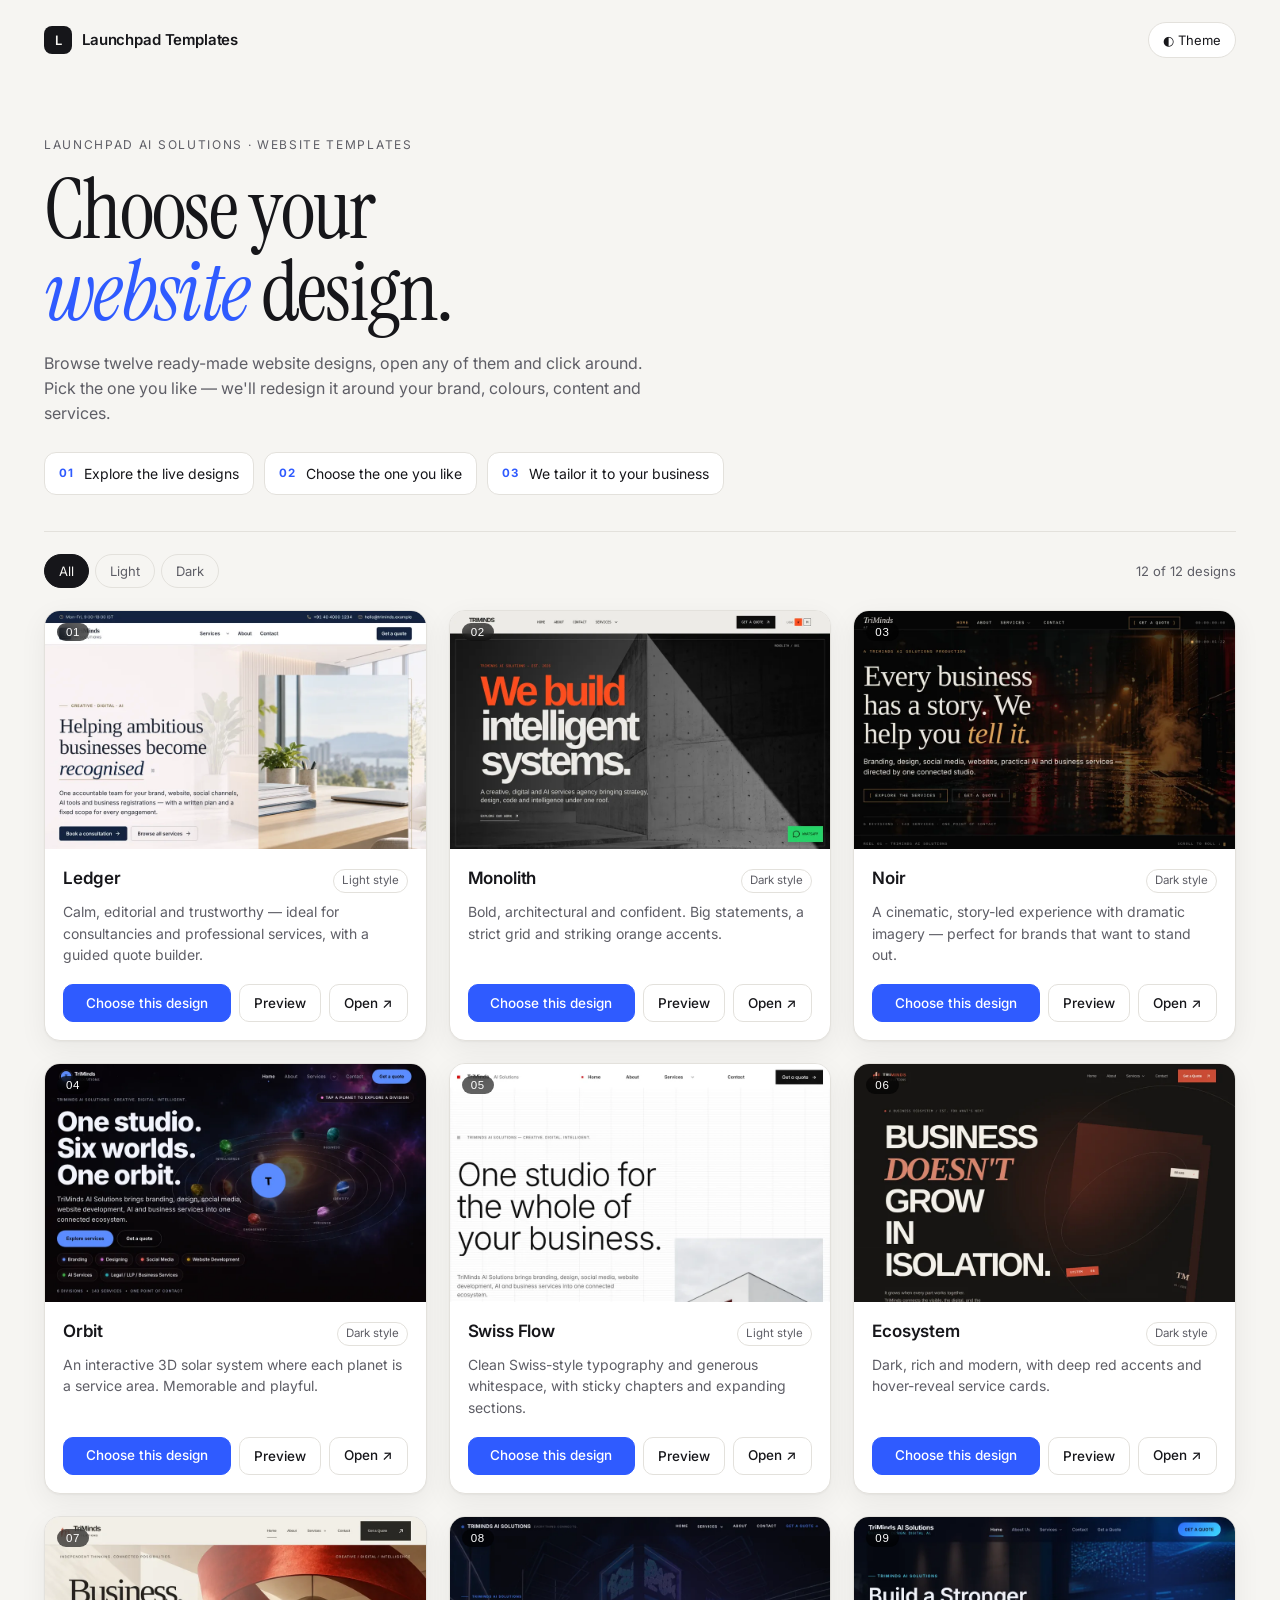
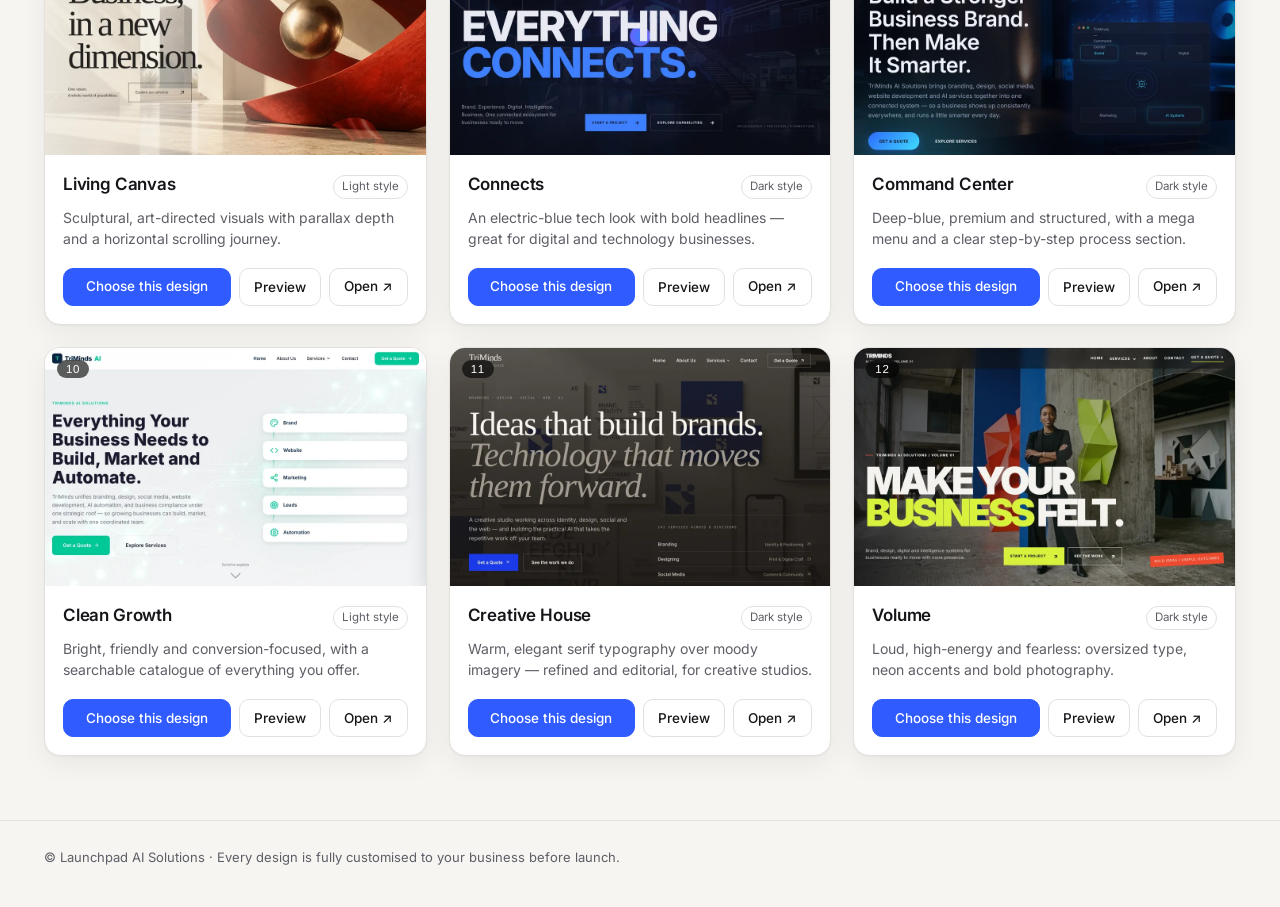
<file: index.html>
<!doctype html>
<html lang="en">
<head>
<meta charset="utf-8" />
<meta name="viewport" content="width=device-width, initial-scale=1" />
<title>Launchpad Template Gallery</title>
<meta name="description" content="Pick a website design you love — Launchpad AI Solutions will tailor it to your brand, content and services." />
<link rel="preconnect" href="https://fonts.googleapis.com" />
<link rel="preconnect" href="https://fonts.gstatic.com" crossorigin />
<link href="https://fonts.googleapis.com/css2?family=Inter:wght@400;500;600&family=Instrument+Serif:ital@0;1&display=swap" rel="stylesheet" />
<style>
:root{
  --bg:#f6f5f2; --surface:#ffffff; --ink:#16161a; --muted:#5e5e66; --line:#e3e1dc;
  --accent:#2f5bff; --accent-ink:#ffffff; --chip:#efede8; --shadow:0 1px 2px rgba(0,0,0,.04),0 8px 28px rgba(0,0,0,.06);
}
@media (prefers-color-scheme: dark){:root:not([data-theme="light"]){
  --bg:#0e0e11; --surface:#17171c; --ink:#f1f0ec; --muted:#a2a1a8; --line:#2a2a31;
  --accent:#7d97ff; --accent-ink:#0e0e11; --chip:#202027; --shadow:0 1px 2px rgba(0,0,0,.3),0 10px 30px rgba(0,0,0,.35);
}}
:root[data-theme="dark"]{
  --bg:#0e0e11; --surface:#17171c; --ink:#f1f0ec; --muted:#a2a1a8; --line:#2a2a31;
  --accent:#7d97ff; --accent-ink:#0e0e11; --chip:#202027; --shadow:0 1px 2px rgba(0,0,0,.3),0 10px 30px rgba(0,0,0,.35);
}
*{box-sizing:border-box}
html,body{margin:0}
body{background:var(--bg);color:var(--ink);font:15px/1.55 Inter,system-ui,-apple-system,Segoe UI,Roboto,sans-serif;-webkit-font-smoothing:antialiased}
a{color:inherit}
.wrap{max-width:1240px;margin:0 auto;padding:0 24px}
header.top{display:flex;align-items:center;justify-content:space-between;gap:16px;padding:22px 0}
.brand{display:flex;align-items:center;gap:10px;font-weight:600;letter-spacing:-.01em;text-decoration:none}
.brand i{width:28px;height:28px;border-radius:8px;background:var(--ink);color:var(--bg);display:grid;place-items:center;font-style:normal;font-size:13px}
.theme-btn{border:1px solid var(--line);background:var(--surface);color:var(--ink);border-radius:999px;height:36px;padding:0 14px;cursor:pointer;font:inherit;font-size:13px}
.hero{padding:56px 0 36px;border-bottom:1px solid var(--line)}
.eyebrow{font-size:12px;letter-spacing:.14em;text-transform:uppercase;color:var(--muted)}
h1{font-family:"Instrument Serif",Georgia,serif;font-weight:400;font-size:clamp(40px,7vw,84px);line-height:.98;letter-spacing:-.02em;margin:14px 0 18px;max-width:14ch}
h1 em{color:var(--accent)}
.lede{color:var(--muted);max-width:60ch;font-size:16px;margin:0}
.meta{display:flex;flex-wrap:wrap;gap:8px;margin-top:22px}
.chip{background:var(--chip);border-radius:999px;padding:5px 11px;font-size:12.5px;color:var(--muted)}
.steps{list-style:none;display:flex;flex-wrap:wrap;gap:10px;margin:26px 0 0;padding:0}
.steps li{display:flex;align-items:center;gap:10px;background:var(--surface);border:1px solid var(--line);border-radius:12px;padding:10px 14px;font-size:14px}
.steps b{font-size:11.5px;color:var(--accent);letter-spacing:.08em}
.toolbar{display:flex;flex-wrap:wrap;gap:8px;align-items:center;justify-content:space-between;padding:22px 0}
.filters{display:flex;flex-wrap:wrap;gap:6px}
.filters button{border:1px solid var(--line);background:transparent;color:var(--muted);border-radius:999px;height:34px;padding:0 14px;cursor:pointer;font:inherit;font-size:13px}
.filters button[aria-pressed="true"]{background:var(--ink);color:var(--bg);border-color:var(--ink)}
.count{font-size:13px;color:var(--muted)}
.grid{display:grid;grid-template-columns:repeat(auto-fill,minmax(340px,1fr));gap:22px;padding-bottom:64px}
.card{background:var(--surface);border:1px solid var(--line);border-radius:16px;overflow:hidden;box-shadow:var(--shadow);display:flex;flex-direction:column;transition:transform .25s ease,box-shadow .25s ease}
.card:hover{transform:translateY(-3px)}
.shot{position:relative;aspect-ratio:16/10;overflow:hidden;background:var(--chip);cursor:zoom-in;border:0;padding:0;display:block;width:100%}
.shot img{width:100%;height:100%;object-fit:cover;object-position:top;display:block;transition:transform .6s ease}
.card:hover .shot img{transform:scale(1.03)}
.num{position:absolute;top:12px;left:12px;background:rgba(0,0,0,.62);color:#fff;font-size:11.5px;letter-spacing:.06em;border-radius:999px;padding:3px 9px;backdrop-filter:blur(6px)}
.body{padding:16px 18px 18px;display:flex;flex-direction:column;gap:8px;flex:1}
.row{display:flex;align-items:baseline;justify-content:space-between;gap:10px}
.card h2{margin:0;font-size:17px;font-weight:600;letter-spacing:-.01em}
.tag{font-size:11.5px;color:var(--muted);border:1px solid var(--line);border-radius:999px;padding:2px 8px;white-space:nowrap}
.card p{margin:0;color:var(--muted);font-size:14px}
.actions{display:flex;flex-wrap:wrap;gap:8px;margin-top:auto;padding-top:10px}
.btn{display:inline-flex;align-items:center;justify-content:center;gap:6px;height:38px;padding:0 14px;border-radius:10px;font-size:13.5px;font-weight:500;text-decoration:none;border:1px solid var(--line);background:transparent;color:var(--ink);cursor:pointer;font-family:inherit;white-space:nowrap}
.btn.primary{background:var(--accent);color:var(--accent-ink);border-color:var(--accent);flex:1}
.btn:focus-visible,.filters button:focus-visible,.shot:focus-visible,.theme-btn:focus-visible{outline:2px solid var(--accent);outline-offset:2px}
footer{border-top:1px solid var(--line);padding:26px 0 40px;color:var(--muted);font-size:13px}
/* preview modal */
dialog{border:0;padding:0;width:min(1400px,96vw);height:min(900px,92vh);border-radius:16px;background:var(--surface);color:var(--ink);box-shadow:0 30px 80px rgba(0,0,0,.4);overflow:hidden}
dialog::backdrop{background:rgba(10,10,14,.6);backdrop-filter:blur(3px)}
.dlg{display:flex;flex-direction:column;height:100%}
.dlg-bar{display:flex;align-items:center;gap:10px;padding:10px 12px;border-bottom:1px solid var(--line);flex-wrap:wrap}
.dlg-bar strong{font-size:14px;margin-right:auto}
.devices{display:flex;gap:4px;background:var(--chip);border-radius:10px;padding:3px}
.devices button{border:0;background:transparent;color:var(--muted);border-radius:8px;height:30px;padding:0 10px;font:inherit;font-size:12.5px;cursor:pointer}
.devices button[aria-pressed="true"]{background:var(--surface);color:var(--ink);box-shadow:0 1px 2px rgba(0,0,0,.08)}
.stage{flex:1;display:grid;place-items:center;background:var(--bg);overflow:auto;padding:12px}
.stage iframe{border:0;width:100%;height:100%;background:#fff;border-radius:10px;transition:width .3s ease}
@media (max-width:640px){
  .wrap{padding:0 16px}
  .grid{grid-template-columns:1fr}
  .hero{padding:36px 0 28px}
  dialog{width:100vw;height:100vh;max-width:100vw;max-height:100vh;border-radius:0}
  .devices{display:none}
}
</style>
</head>
<body>
<div class="wrap">
  <header class="top">
    <a class="brand" href="./"><i>L</i>Launchpad Templates</a>
    <button class="theme-btn" id="themeBtn" type="button" aria-label="Toggle dark mode">◐ Theme</button>
  </header>

  <section class="hero">
    <div class="eyebrow">Launchpad AI Solutions · Website templates</div>
    <h1>Choose your <em>website</em> design.</h1>
    <p class="lede">Browse twelve ready-made website designs, open any of them and click around. Pick the one you like — we'll redesign it around your brand, colours, content and services.</p>
    <ol class="steps"><li><b>01</b><span>Explore the live designs</span></li><li><b>02</b><span>Choose the one you like</span></li><li><b>03</b><span>We tailor it to your business</span></li></ol>
  </section>

  <div class="toolbar">
    <div class="filters" role="group" aria-label="Filter by style">
      <button type="button" data-f="all" aria-pressed="true">All</button>
      <button type="button" data-f="light" aria-pressed="false">Light</button>
      <button type="button" data-f="dark" aria-pressed="false">Dark</button>
    </div>
    <span class="count" id="count" aria-live="polite"></span>
  </div>

  <main class="grid" id="grid"></main>
</div>

<footer><div class="wrap">© Launchpad AI Solutions · Every design is fully customised to your business before launch.</div></footer>

<dialog id="dlg" aria-labelledby="dlgTitle">
  <div class="dlg">
    <div class="dlg-bar">
      <strong id="dlgTitle">Preview</strong>
      <div class="devices" role="group" aria-label="Preview size">
        <button type="button" data-w="100%" aria-pressed="true">Desktop</button>
        <button type="button" data-w="820px" aria-pressed="false">Tablet</button>
        <button type="button" data-w="390px" aria-pressed="false">Mobile</button>
      </div>
      <a class="btn primary" id="dlgChoose" href="#" target="_blank" rel="noopener" style="flex:0 0 auto">Choose this design</a>
      <a class="btn" id="dlgOpen" href="#" target="_blank" rel="noopener">Open ↗</a>
      <button class="btn" id="dlgClose" type="button" aria-label="Close preview">✕</button>
    </div>
    <div class="stage"><iframe id="frame" title="Template preview" loading="lazy"></iframe></div>
  </div>
</dialog>

<script>
const T = [
  { id:"ledger", name:"Ledger", tone:"light", desc:"Calm, editorial and trustworthy — ideal for consultancies and professional services, with a guided quote builder." },
  { id:"monolith", name:"Monolith", tone:"dark", desc:"Bold, architectural and confident. Big statements, a strict grid and striking orange accents." },
  { id:"noir", name:"Noir", tone:"dark", desc:"A cinematic, story-led experience with dramatic imagery — perfect for brands that want to stand out." },
  { id:"orbit", name:"Orbit", tone:"dark", desc:"An interactive 3D solar system where each planet is a service area. Memorable and playful." },
  { id:"swiss-flow", name:"Swiss Flow", tone:"light", desc:"Clean Swiss-style typography and generous whitespace, with sticky chapters and expanding sections." },
  { id:"triminds-hoverfix", name:"Ecosystem", tone:"dark", desc:"Dark, rich and modern, with deep red accents and hover-reveal service cards." },
  { id:"triminds-living-canvas", name:"Living Canvas", tone:"light", desc:"Sculptural, art-directed visuals with parallax depth and a horizontal scrolling journey." },
  { id:"triminds-orbit-wp", name:"Connects", tone:"dark", desc:"An electric-blue tech look with bold headlines — great for digital and technology businesses." },
  { id:"triminds-template-us3", name:"Command Center", tone:"dark", desc:"Deep-blue, premium and structured, with a mega menu and a clear step-by-step process section." },
  { id:"triminds-us1", name:"Clean Growth", tone:"light", desc:"Bright, friendly and conversion-focused, with a searchable catalogue of everything you offer." },
  { id:"triminds-us2", name:"Creative House", tone:"dark", desc:"Warm, elegant serif typography over moody imagery — refined and editorial, for creative studios." },
  { id:"triminds-volume", name:"Volume", tone:"dark", desc:"Loud, high-energy and fearless: oversized type, neon accents and bold photography." },
];
const live = id => `https://anuragdc18.github.io/${id}/`;
const WA = "919247998581";
const choose = t => `https://wa.me/${WA}?text=${encodeURIComponent(`Hi Launchpad AI Solutions, I like the "${t.name}" website design (template ${String(T.indexOf(t)+1).padStart(2,"0")}). Please redesign it for my business.\n\n${live(t.id)}`)}`;
const grid = document.getElementById("grid"), count = document.getElementById("count");
function render(f){
  const list = T.filter(t => f==="all" || t.tone===f);
  grid.innerHTML = list.map((t) => `
    <article class="card">
      <button class="shot" type="button" data-prev="${t.id}" aria-label="Preview ${t.name}">
        <img src="thumbs/${t.id}.webp" alt="${t.name} template home page" loading="lazy" width="960" height="600">
        <span class="num">${String(T.indexOf(t)+1).padStart(2,"0")}</span>
      </button>
      <div class="body">
        <div class="row"><h2>${t.name}</h2><span class="tag">${t.tone==="dark"?"Dark":"Light"} style</span></div>
        <p>${t.desc}</p>
        <div class="actions">
          <a class="btn primary" href="${choose(t)}" target="_blank" rel="noopener">Choose this design</a>
          <button class="btn" type="button" data-prev="${t.id}">Preview</button>
          <a class="btn" href="${live(t.id)}" target="_blank" rel="noopener" aria-label="Open ${t.name} in a new tab">Open ↗</a>
        </div>
      </div>
    </article>`).join("");
  count.textContent = `${list.length} of ${T.length} designs`;
}
render("all");
document.querySelectorAll(".filters button").forEach(b => b.addEventListener("click", () => {
  document.querySelectorAll(".filters button").forEach(x => x.setAttribute("aria-pressed", x===b));
  render(b.dataset.f);
}));
const dlg = document.getElementById("dlg"), frame = document.getElementById("frame");
grid.addEventListener("click", e => {
  const b = e.target.closest("[data-prev]"); if (!b) return;
  const t = T.find(x => x.id === b.dataset.prev);
  document.getElementById("dlgTitle").textContent = t.name;
  document.getElementById("dlgOpen").href = live(t.id);
  document.getElementById("dlgChoose").href = choose(t);
  frame.src = live(t.id);
  dlg.showModal();
});
const close = () => { dlg.close(); frame.src = "about:blank"; };
document.getElementById("dlgClose").addEventListener("click", close);
dlg.addEventListener("click", e => { if (e.target === dlg) close(); });
dlg.addEventListener("cancel", () => { frame.src = "about:blank"; });
document.querySelectorAll(".devices button").forEach(b => b.addEventListener("click", () => {
  document.querySelectorAll(".devices button").forEach(x => x.setAttribute("aria-pressed", x===b));
  frame.style.width = b.dataset.w;
}));
const root = document.documentElement, btn = document.getElementById("themeBtn");
try { const s = localStorage.getItem("tm-theme"); if (s) root.dataset.theme = s; } catch {}
btn.addEventListener("click", () => {
  const dark = root.dataset.theme ? root.dataset.theme === "dark" : matchMedia("(prefers-color-scheme: dark)").matches;
  root.dataset.theme = dark ? "light" : "dark";
  try { localStorage.setItem("tm-theme", root.dataset.theme); } catch {}
});
</script>
</body>
</html>
</file>
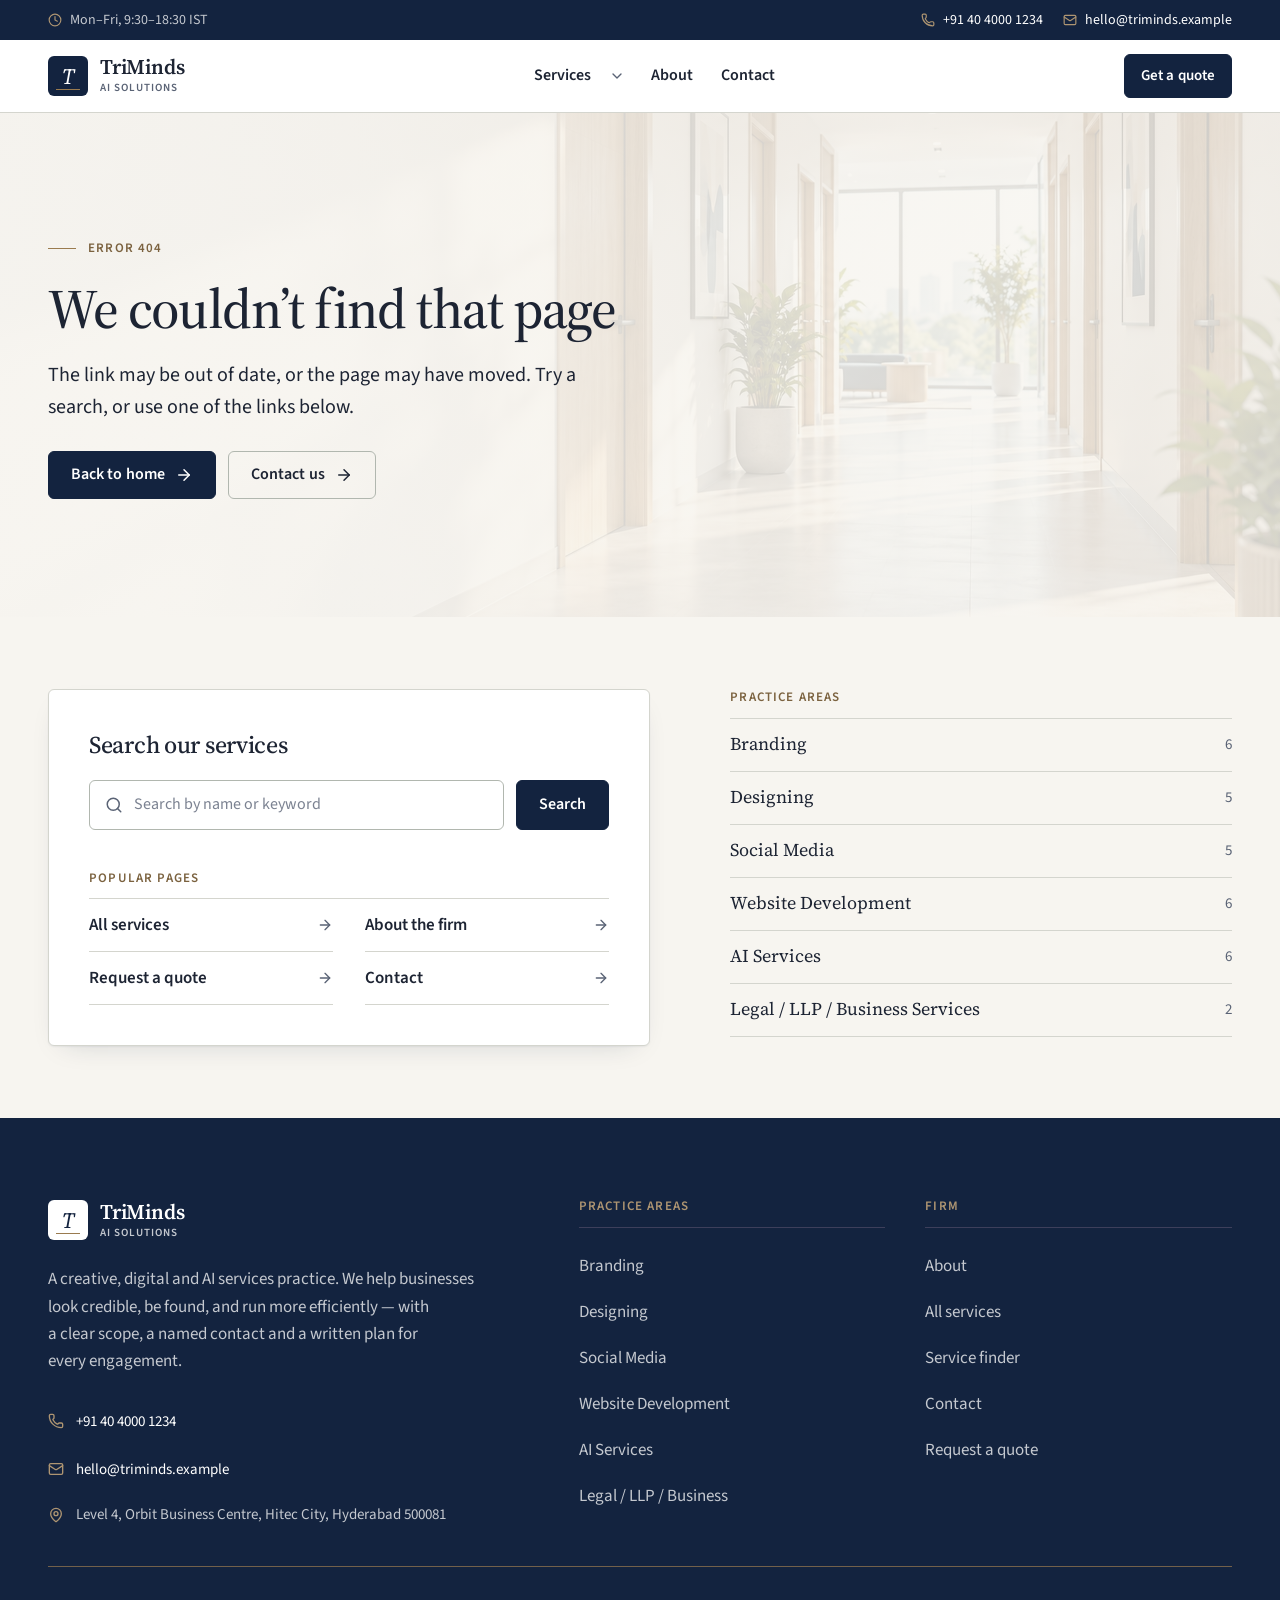
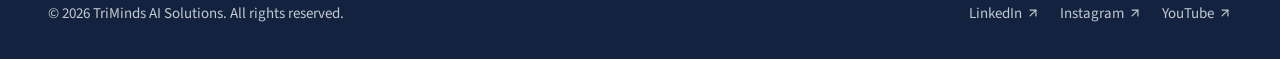
<file: ledger/index.html>
<!doctype html>
<html lang="en">
  <head>
    <script>(function(){var m=location.search.match(/[?&]__p=([^&]*)/);if(!m)return;var r=decodeURIComponent(m[1]);history.replaceState(null,"",location.pathname.replace(/\/$/,"")+r);})();</script>
    <meta charset="UTF-8" />
    <meta name="viewport" content="width=device-width, initial-scale=1" />
    <meta name="theme-color" content="#13233f" />
    <title>TriMinds AI Solutions</title>
    <meta name="description" content="Creative, digital and AI services, delivered with calm, accountable process." />
    <link rel="icon" href="data:image/svg+xml,%3Csvg xmlns='http://www.w3.org/2000/svg' viewBox='0 0 32 32'%3E%3Crect width='32' height='32' rx='6' fill='%2313233f'/%3E%3Ctext x='16' y='22' font-family='Georgia,serif' font-size='17' text-anchor='middle' fill='%23fff'%3ET%3C/text%3E%3C/svg%3E" />
    <link rel="preconnect" href="https://fonts.googleapis.com" />
    <link rel="preconnect" href="https://fonts.gstatic.com" crossorigin />
    <link rel="stylesheet" href="https://fonts.googleapis.com/css2?family=Source+Sans+3:ital,wght@0,400;0,500;0,600;0,700;1,400&family=Source+Serif+4:ital,opsz,wght@0,8..60,400;0,8..60,500;0,8..60,600;1,8..60,400&display=swap" />
    <script type="module" crossorigin src="/ledger/assets/index-DbPUsd_7.js"></script>
    <link rel="modulepreload" crossorigin href="/ledger/assets/motion-BOmasido.js">
    <link rel="modulepreload" crossorigin href="/ledger/assets/react-COJGFnNA.js">
    <link rel="stylesheet" crossorigin href="/ledger/assets/index-BkA9g7NY.css">
  </head>
  <body>
    <noscript>This site needs JavaScript enabled.</noscript>
    <div id="root"></div>
  </body>
</html>
</file>
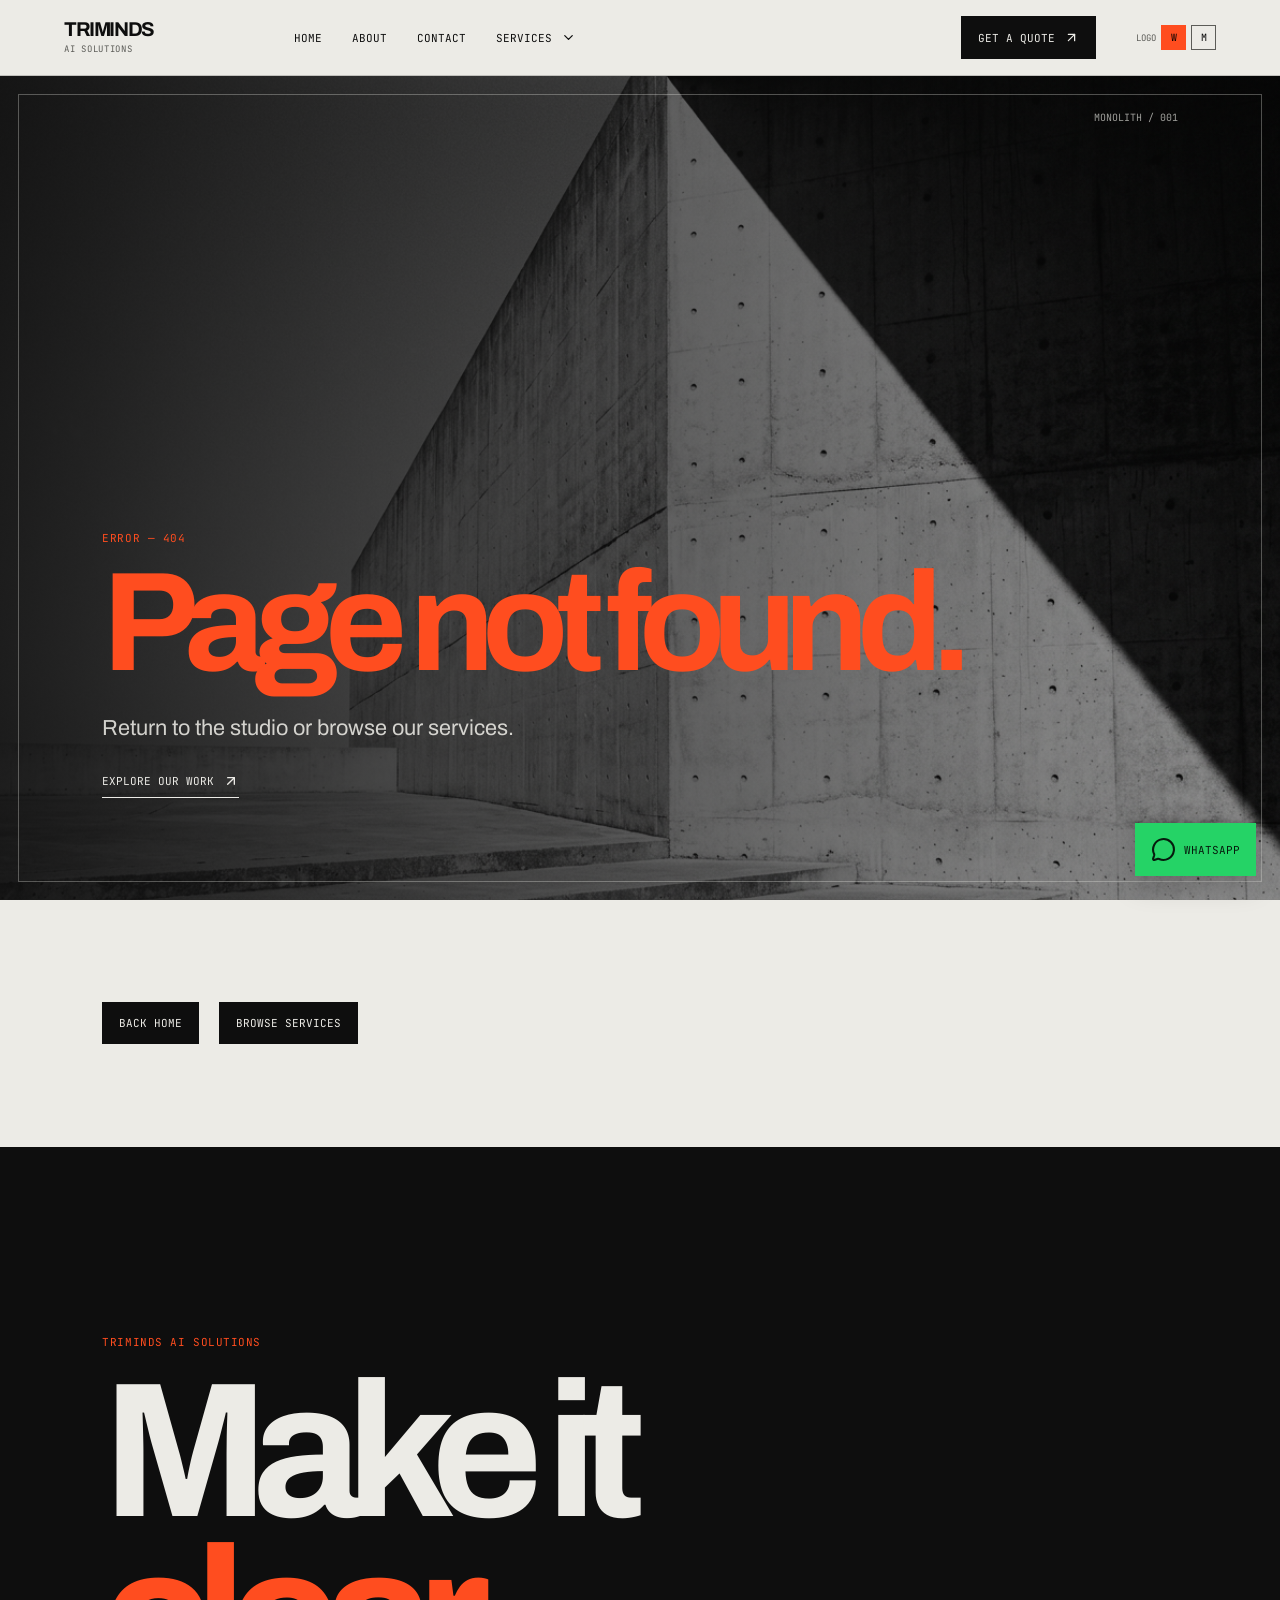
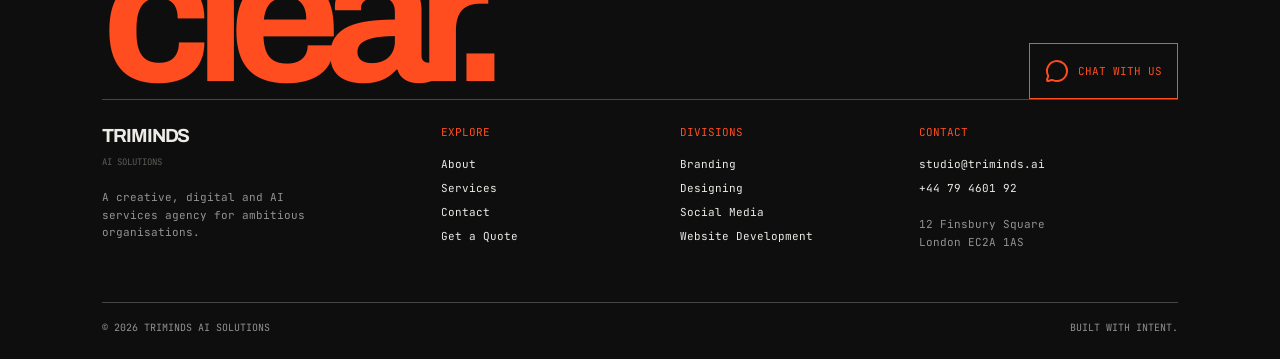
<file: monolith/index.html>
<!doctype html><html lang="en"><head>
    <script>(function(){var m=location.search.match(/[?&]__p=([^&]*)/);if(!m)return;var r=decodeURIComponent(m[1]);history.replaceState(null,"",location.pathname.replace(/\/$/,"")+r);})();</script><meta charset="UTF-8"/><meta name="viewport" content="width=device-width,initial-scale=1"/><link rel="preconnect" href="https://fonts.googleapis.com"/><link rel="preconnect" href="https://fonts.gstatic.com" crossorigin/><link href="https://fonts.googleapis.com/css2?family=Archivo:wght@400;500;600;700;800;900&family=JetBrains+Mono:wght@400;500;700&display=swap" rel="stylesheet"/><title>TriMinds AI Solutions</title><meta name="description" content="TriMinds AI Solutions — branding, design, social media, websites, AI services and business setup."/>
  <script type="module" crossorigin src="/monolith/assets/index-DeR2na9M.js"></script>
  <link rel="stylesheet" crossorigin href="/monolith/assets/index-B8altWFv.css">
</head><body><div id="root"></div></body></html>
</file>
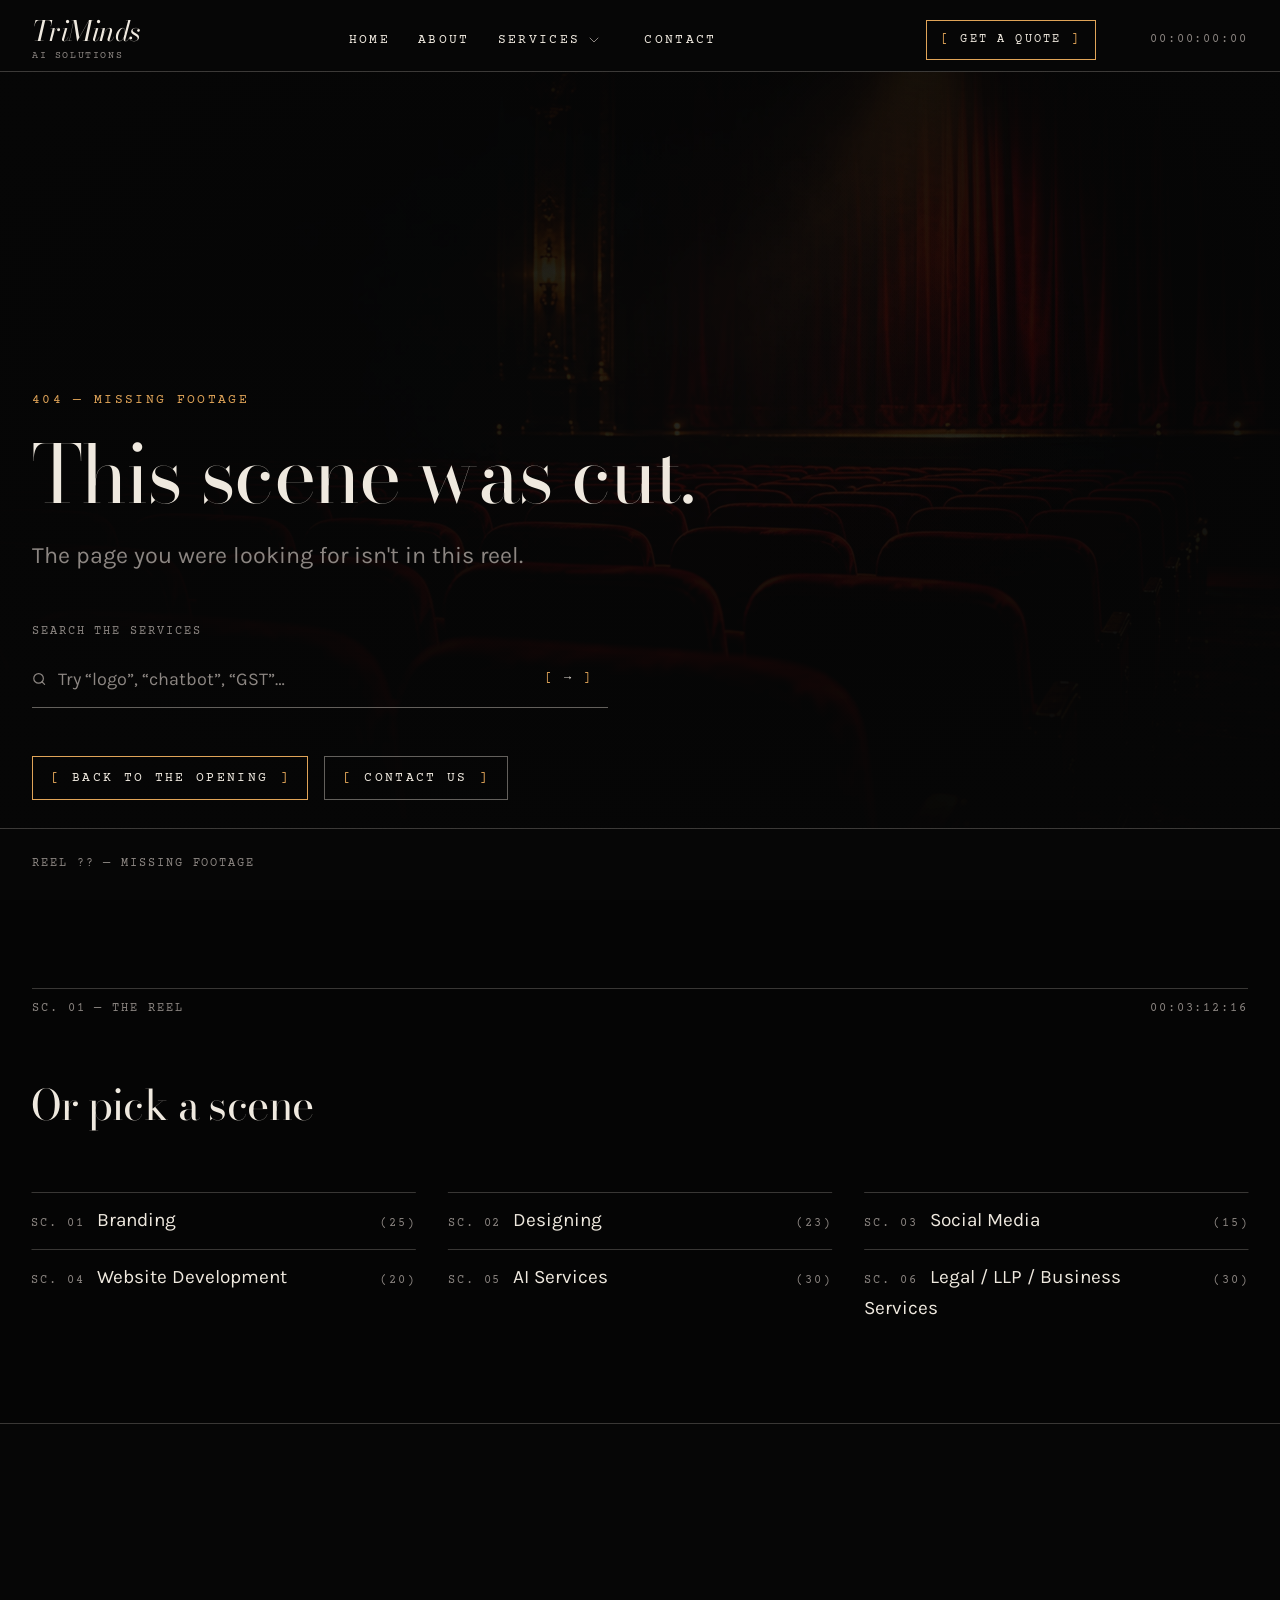
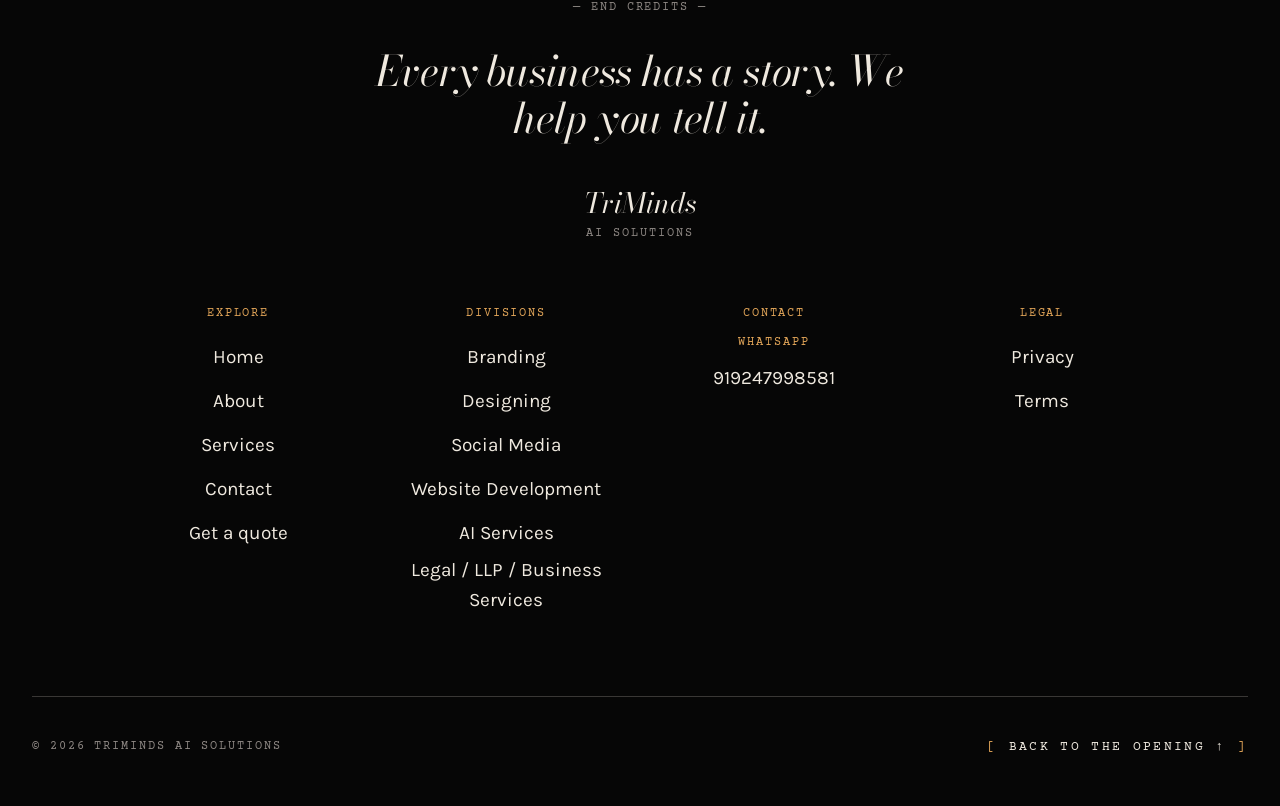
<file: noir/index.html>
<!doctype html>
<html lang="en">
  <head>
    <script>(function(){var m=location.search.match(/[?&]__p=([^&]*)/);if(!m)return;var r=decodeURIComponent(m[1]);history.replaceState(null,"",location.pathname.replace(/\/$/,"")+r);})();</script>
    <meta charset="UTF-8" />
    <meta name="viewport" content="width=device-width, initial-scale=1.0, viewport-fit=cover" />
    <meta name="theme-color" content="#050505" />
    <link rel="icon" href="data:image/svg+xml,%3Csvg xmlns='http://www.w3.org/2000/svg' viewBox='0 0 32 32'%3E%3Crect width='32' height='32' fill='%23050505'/%3E%3Crect x='4' y='9' width='24' height='14' fill='none' stroke='%23e0a458' stroke-width='2'/%3E%3C/svg%3E" />
    <link rel="preconnect" href="https://fonts.googleapis.com" />
    <link rel="preconnect" href="https://fonts.gstatic.com" crossorigin />
    <link
      href="https://fonts.googleapis.com/css2?family=Bodoni+Moda:ital,opsz,wght@0,6..96,400;0,6..96,500;1,6..96,400;1,6..96,500&family=Karla:wght@400;500;600&family=Courier+Prime:ital,wght@0,400;0,700;1,400&display=swap"
      rel="stylesheet"
    />
    <title>NOIR</title>
    <script type="module" crossorigin src="/noir/assets/index-D6nmXXFi.js"></script>
    <link rel="modulepreload" crossorigin href="/noir/assets/react-DgUePt8s.js">
    <link rel="modulepreload" crossorigin href="/noir/assets/motion-Cfh6Pgr4.js">
    <link rel="stylesheet" crossorigin href="/noir/assets/index-D7b9BFpM.css">
  </head>
  <body>
    <div id="root"></div>
  </body>
</html>
</file>
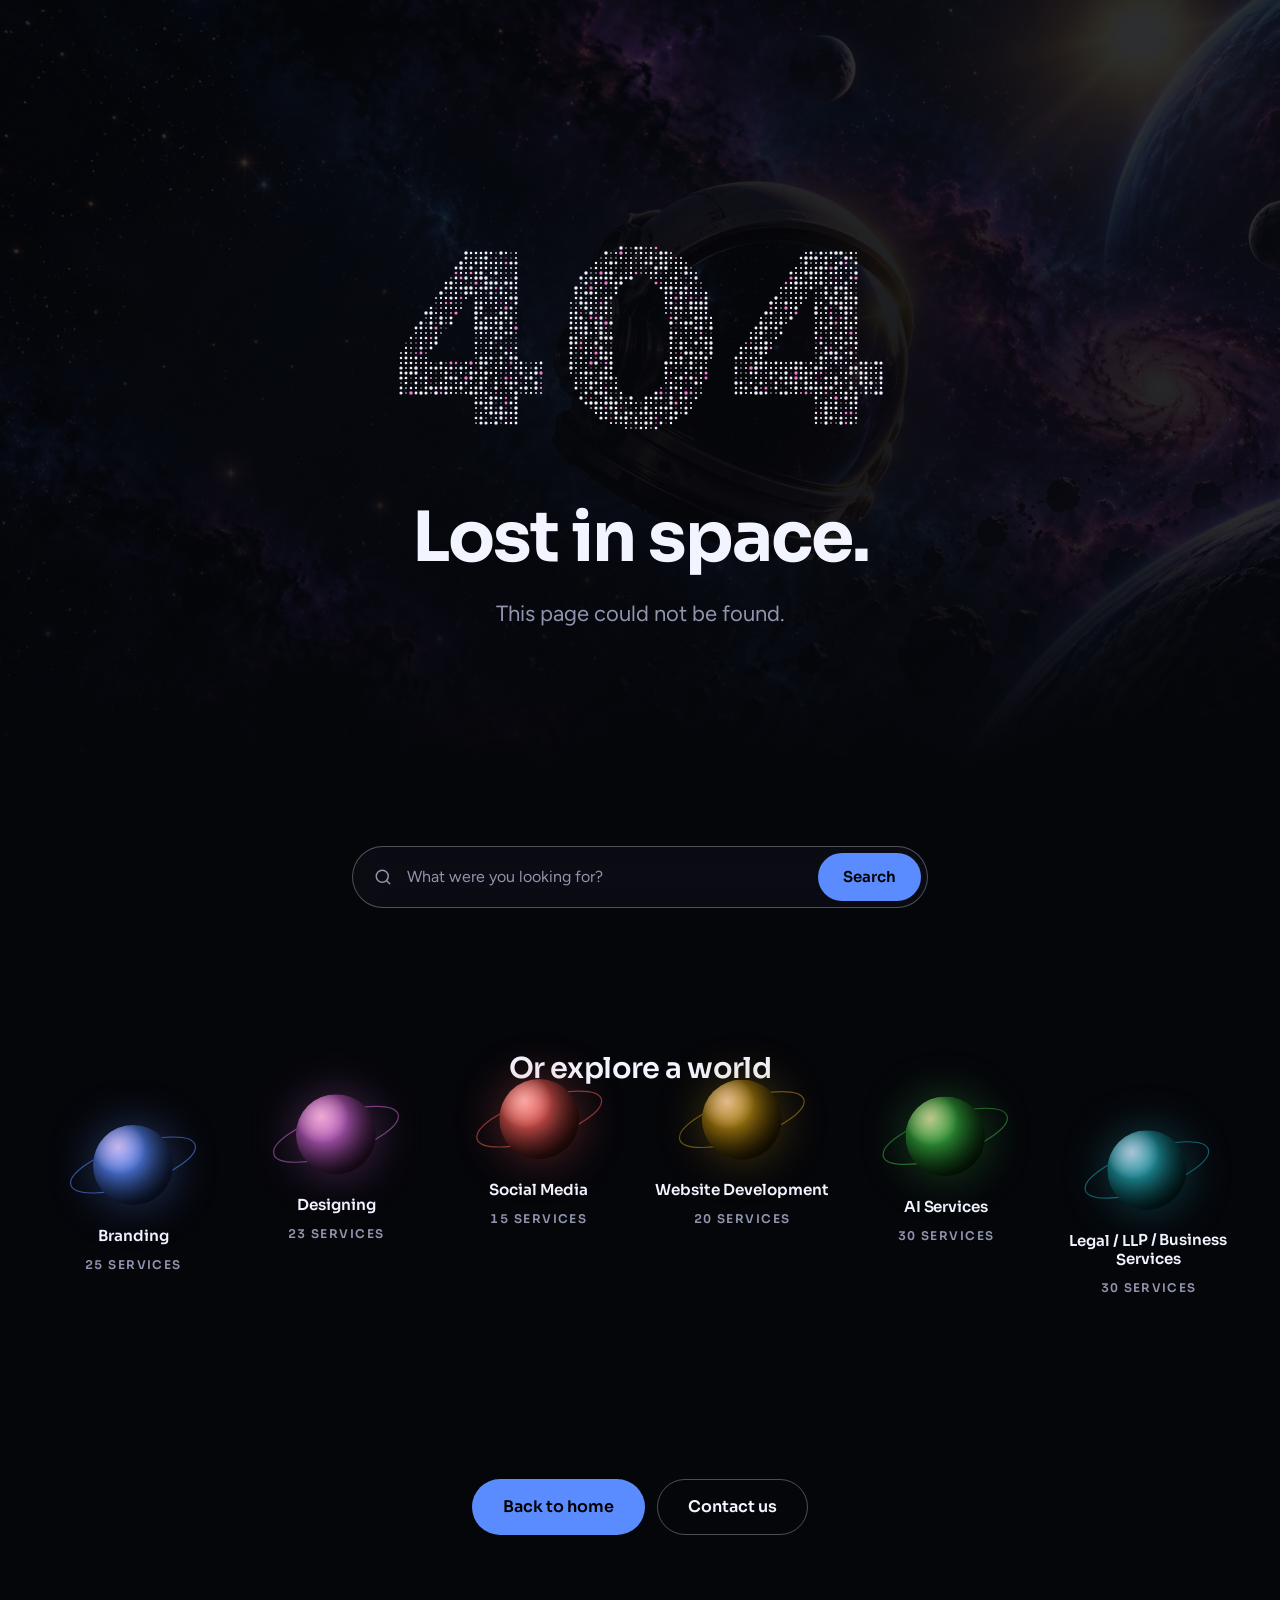
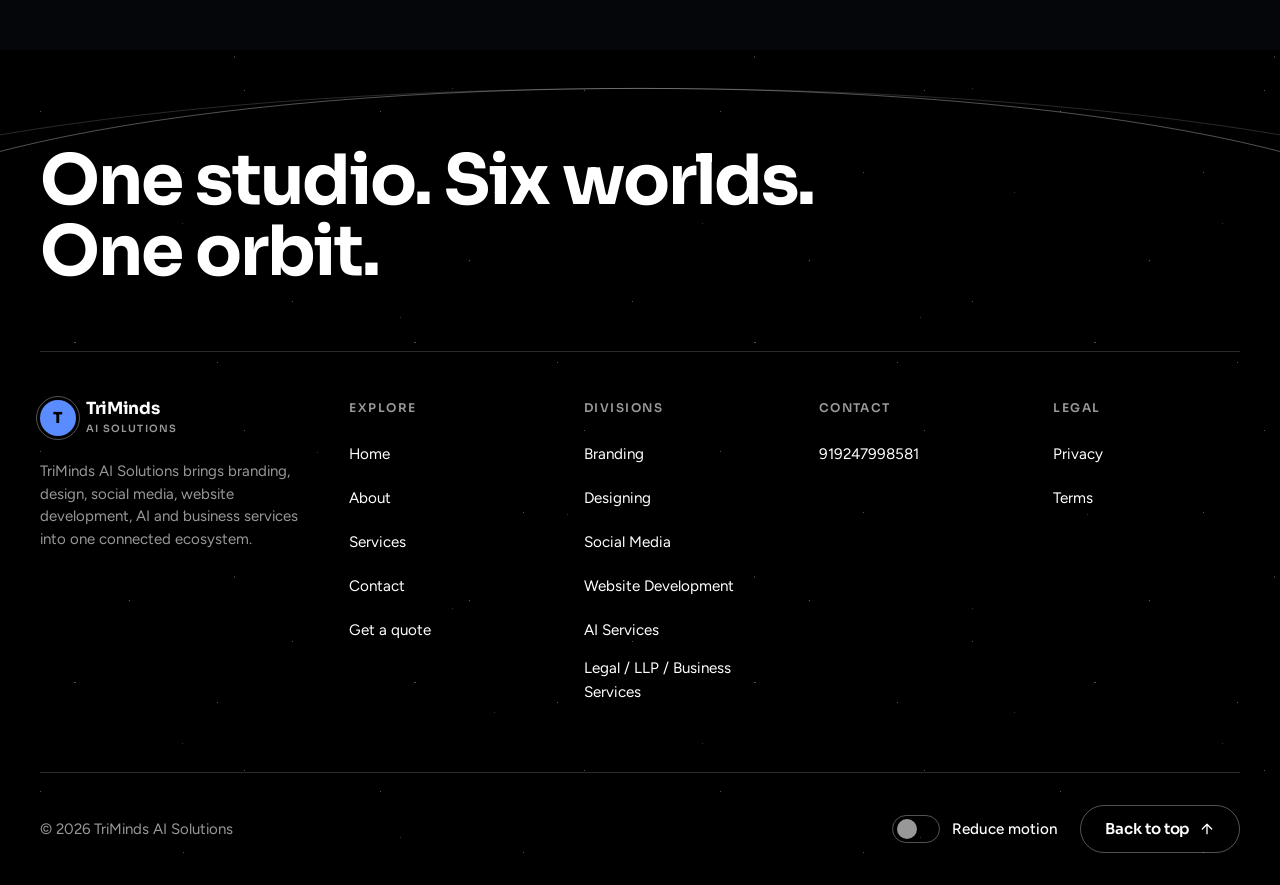
<file: orbit/index.html>
<!doctype html>
<html lang="en">
  <head>
    <script>(function(){var m=location.search.match(/[?&]__p=([^&]*)/);if(!m)return;var r=decodeURIComponent(m[1]);history.replaceState(null,"",location.pathname.replace(/\/$/,"")+r);})();</script>
    <meta charset="UTF-8" />
    <meta name="viewport" content="width=device-width, initial-scale=1.0, viewport-fit=cover" />
    <link rel="icon" type="image/svg+xml" href="/orbit/favicon.svg" />
    <title>TriMinds AI Solutions</title>
    <meta name="description" content="" />
    <meta property="og:title" content="" />
    <meta property="og:description" content="" />
    <meta property="og:image" content="" />
    <link rel="preconnect" href="https://fonts.googleapis.com" />
    <link rel="preconnect" href="https://fonts.gstatic.com" crossorigin />
    <link rel="stylesheet" href="https://fonts.googleapis.com/css2?family=Figtree:ital,wght@0,400..700;1,400&family=Sora:wght@400..800&display=swap" />
    <script type="module" crossorigin src="/orbit/assets/index-B9o6YyBN.js"></script>
    <link rel="modulepreload" crossorigin href="/orbit/assets/vendor-B1ZDvj7W.js">
    <link rel="stylesheet" crossorigin href="/orbit/assets/index-0DKEFMl-.css">
  </head>
  <body>
    <div id="root"></div>
  </body>
</html>
</file>
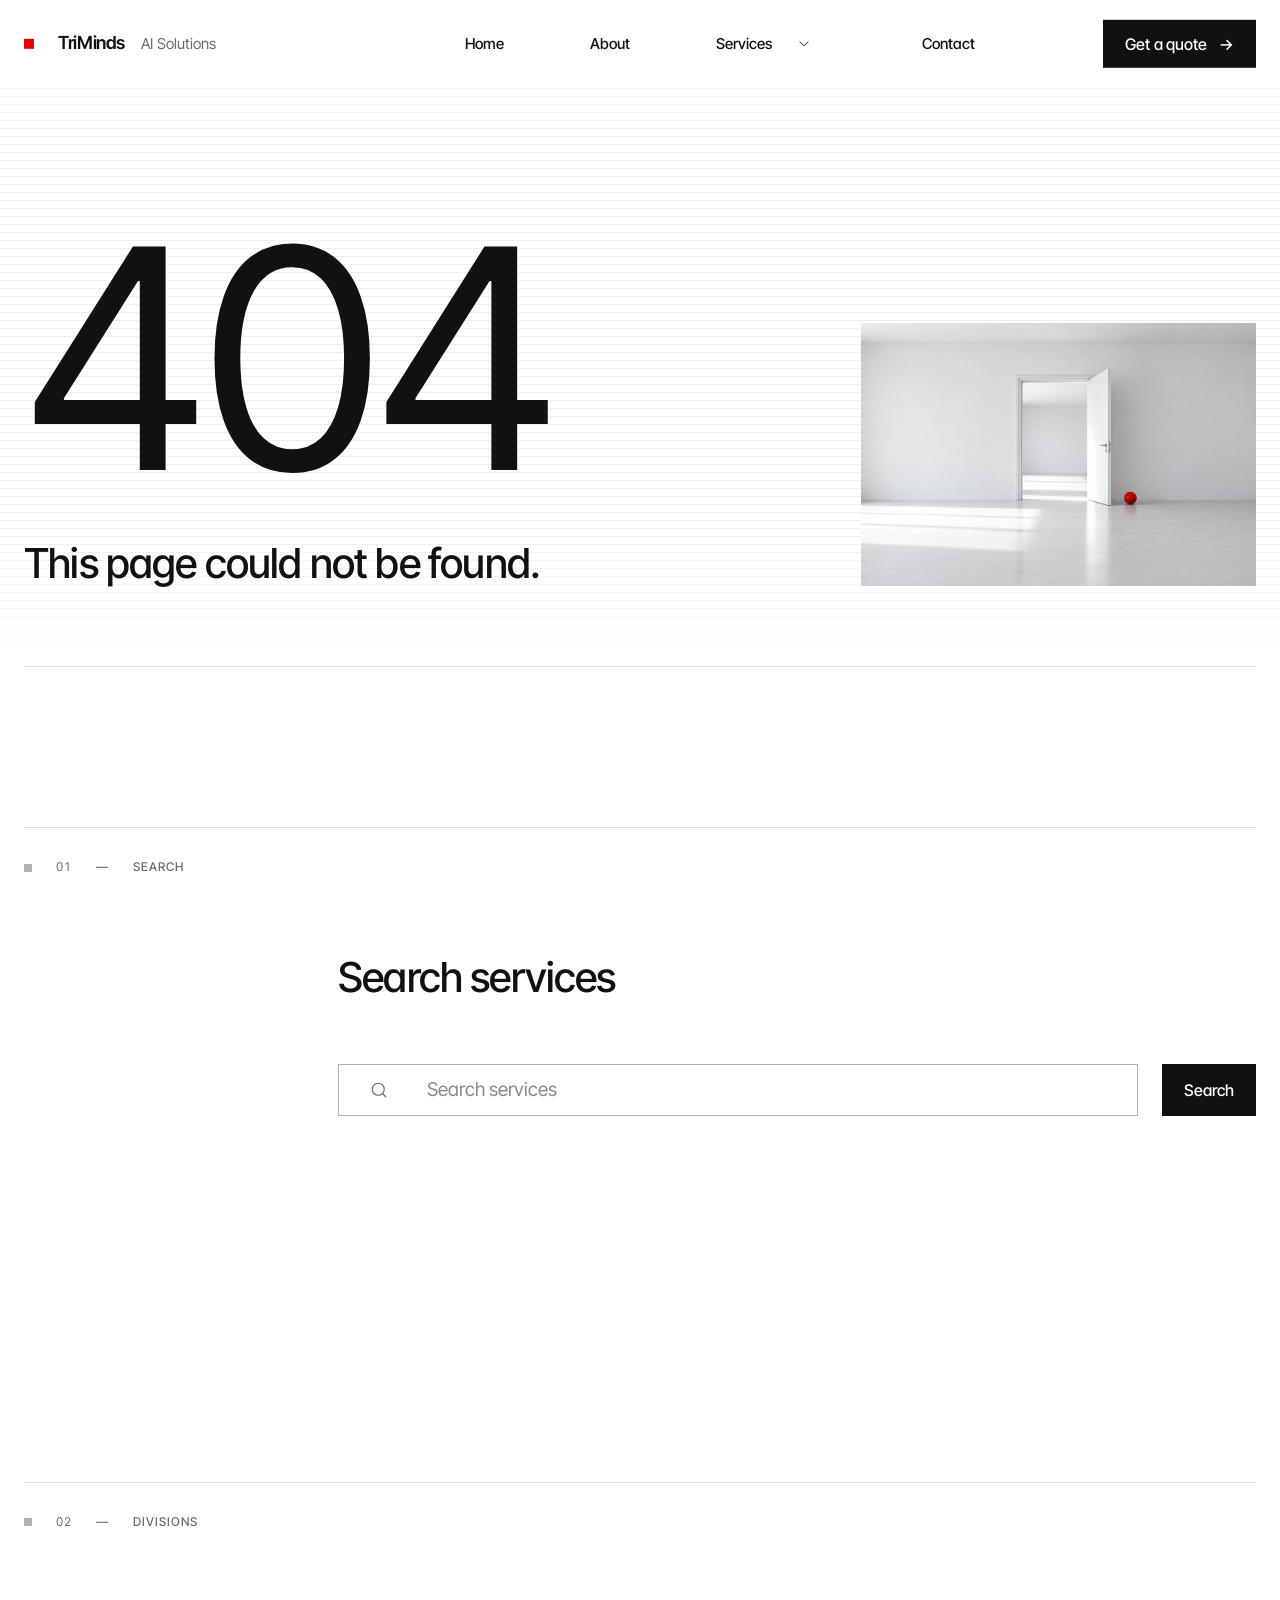
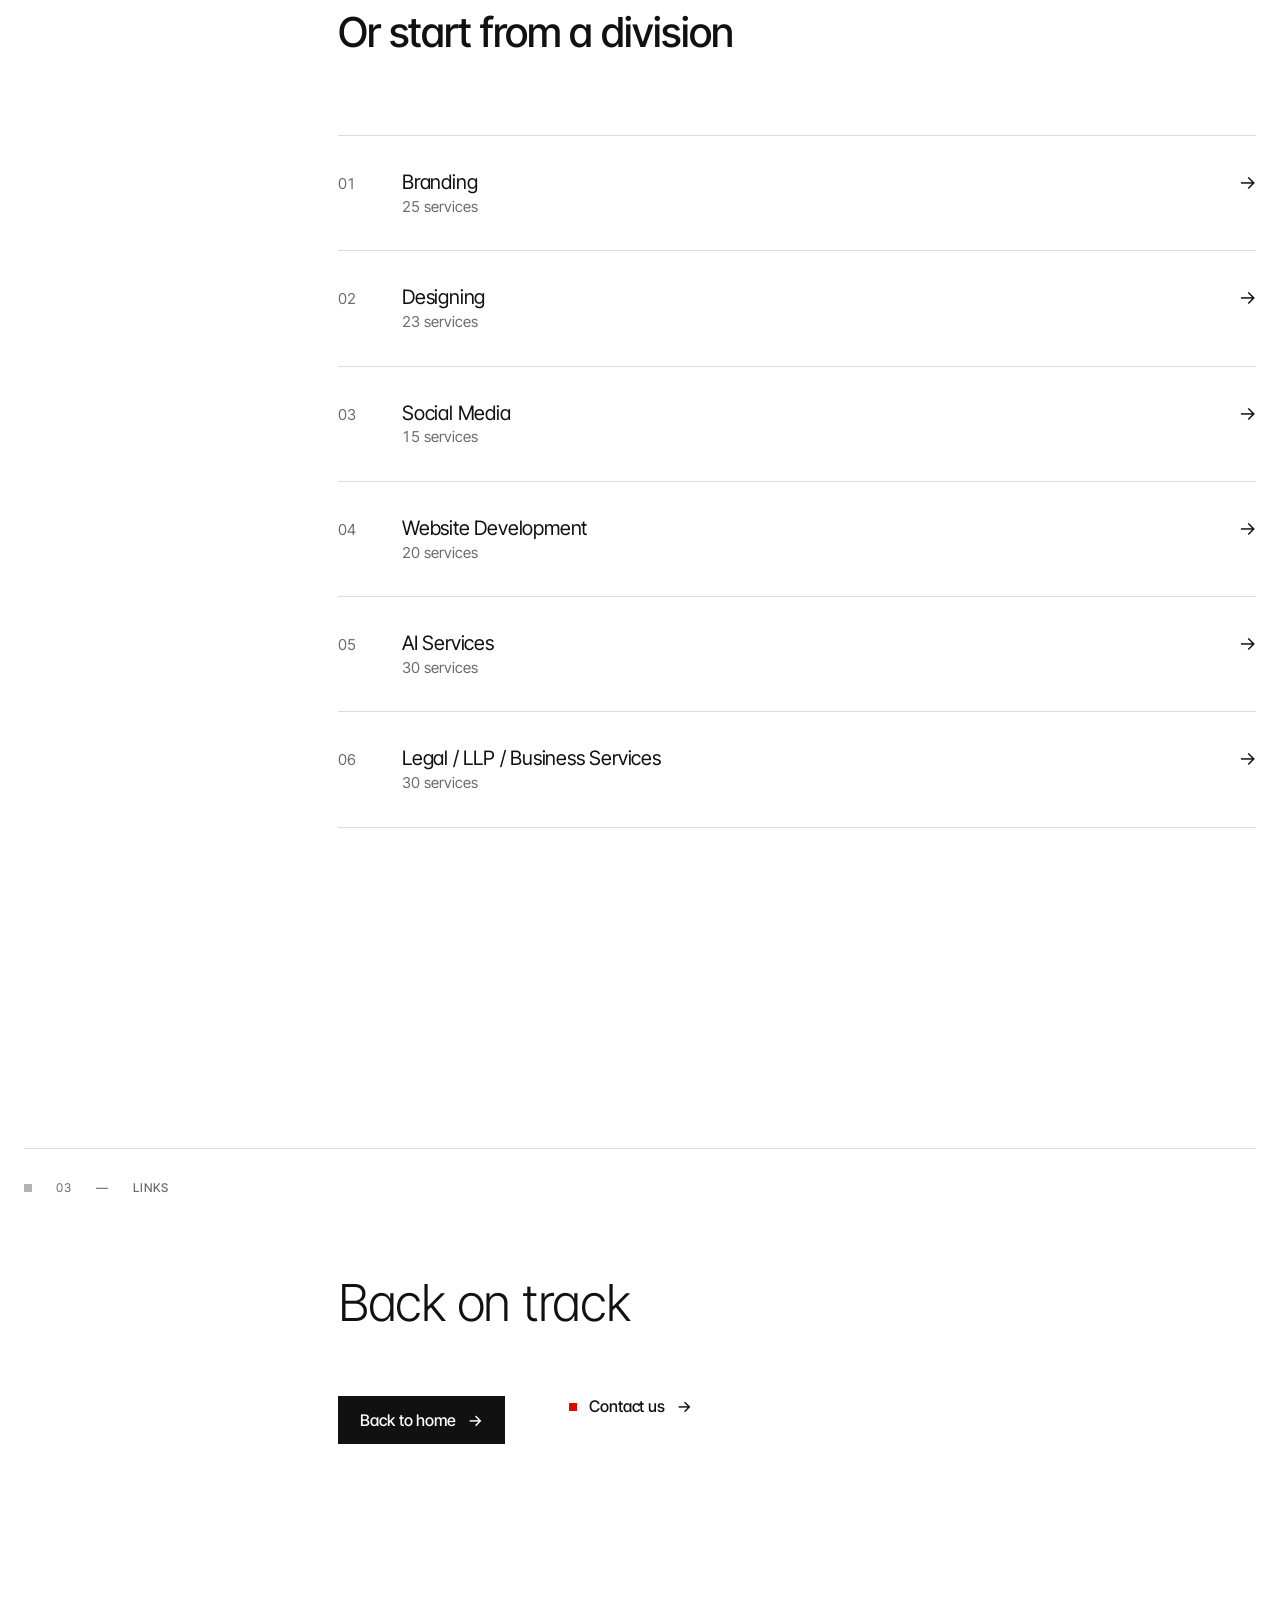
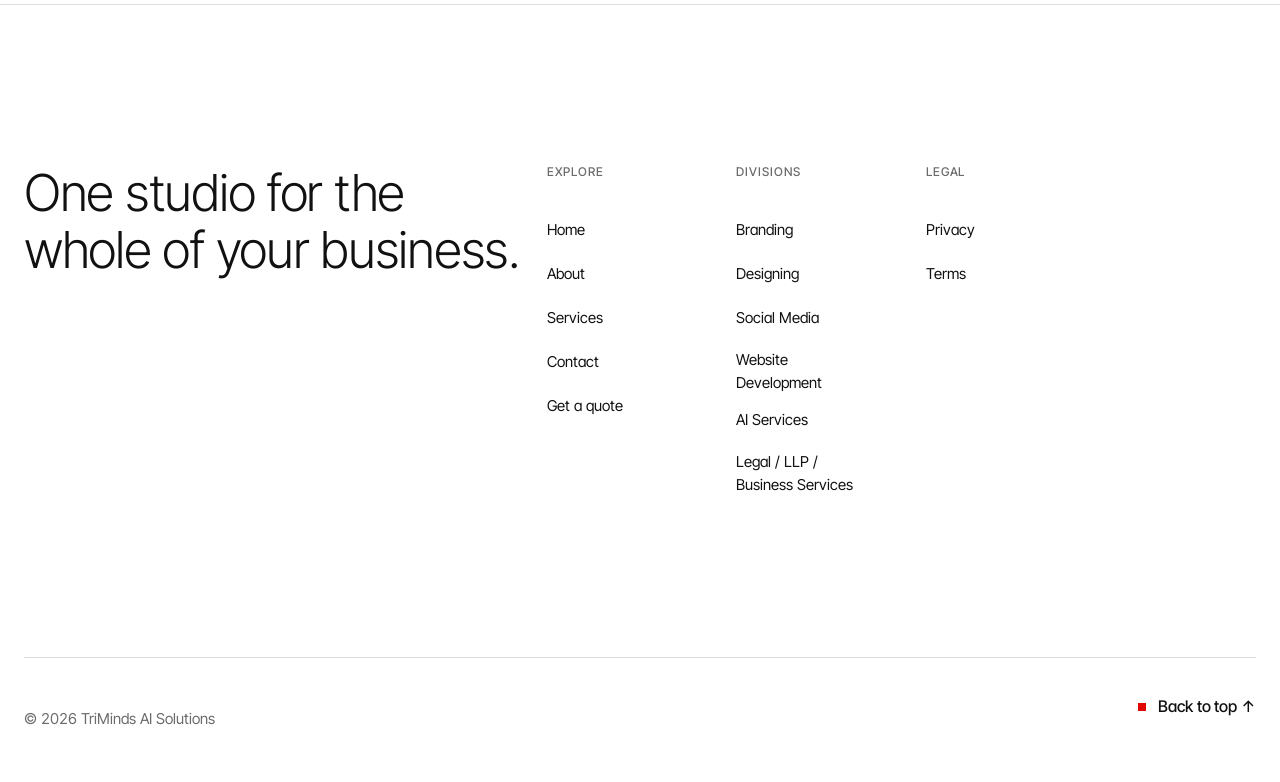
<file: swiss-flow/index.html>
<!doctype html>
<html lang="en">
  <head>
    <script>(function(){var m=location.search.match(/[?&]__p=([^&]*)/);if(!m)return;var r=decodeURIComponent(m[1]);history.replaceState(null,"",location.pathname.replace(/\/$/,"")+r);})();</script>
    <meta charset="UTF-8" />
    <meta name="viewport" content="width=device-width, initial-scale=1.0" />
    <title>Swiss Flow</title>
    <link rel="icon" href="/swiss-flow/favicon.svg" type="image/svg+xml" />
    <meta name="description" content="Swiss Flow — website template" />
    <link rel="preconnect" href="https://fonts.googleapis.com" />
    <link rel="preconnect" href="https://fonts.gstatic.com" crossorigin />
    <link href="https://fonts.googleapis.com/css2?family=Inter+Tight:wght@300;400;500;600;700;800&display=swap" rel="stylesheet" />
    <script type="module" crossorigin src="/swiss-flow/assets/index-Dj7HaXVq.js"></script>
    <link rel="modulepreload" crossorigin href="/swiss-flow/assets/vendor-ChVaA141.js">
    <link rel="modulepreload" crossorigin href="/swiss-flow/assets/motion-B0Gz8b-J.js">
    <link rel="modulepreload" crossorigin href="/swiss-flow/assets/content-Drsiy2mC.js">
    <link rel="stylesheet" crossorigin href="/swiss-flow/assets/index-Xvr7P8W3.css">
  </head>
  <body>
    <div id="root"></div>
  </body>
</html>
</file>
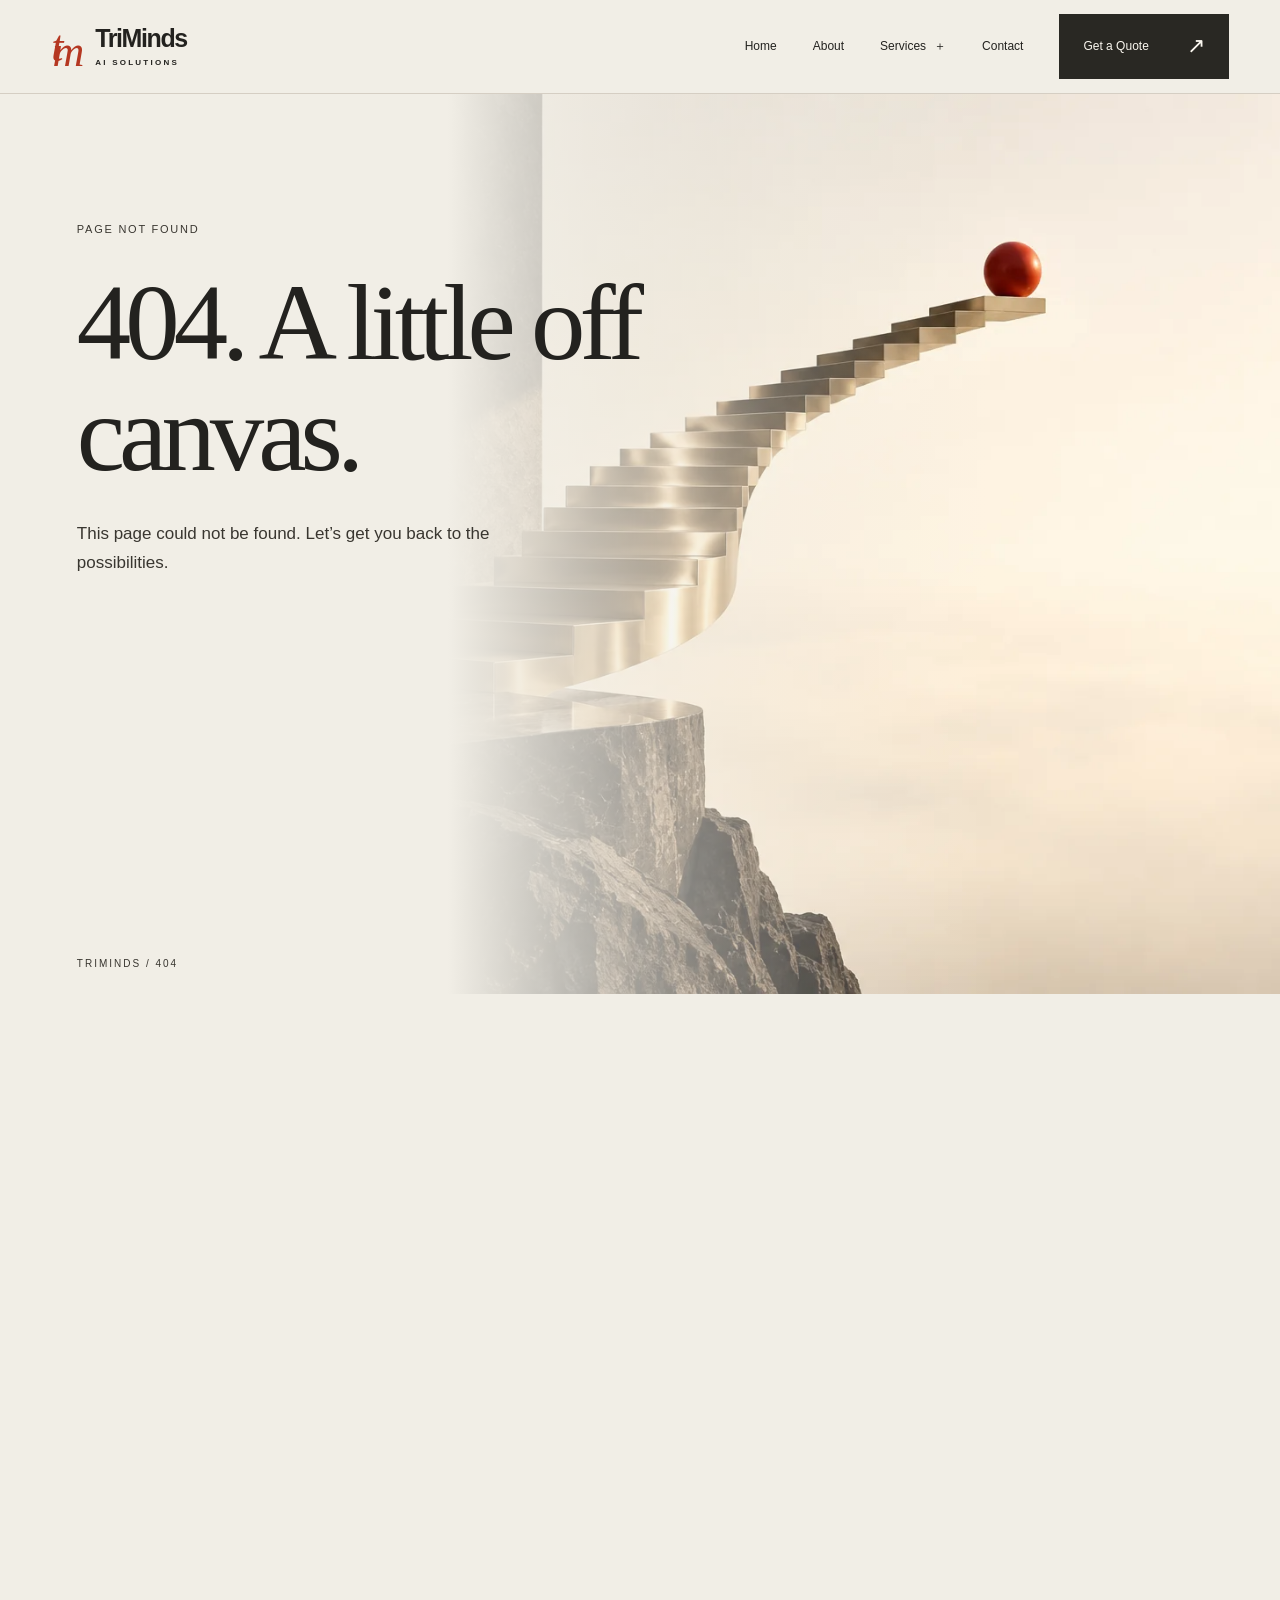
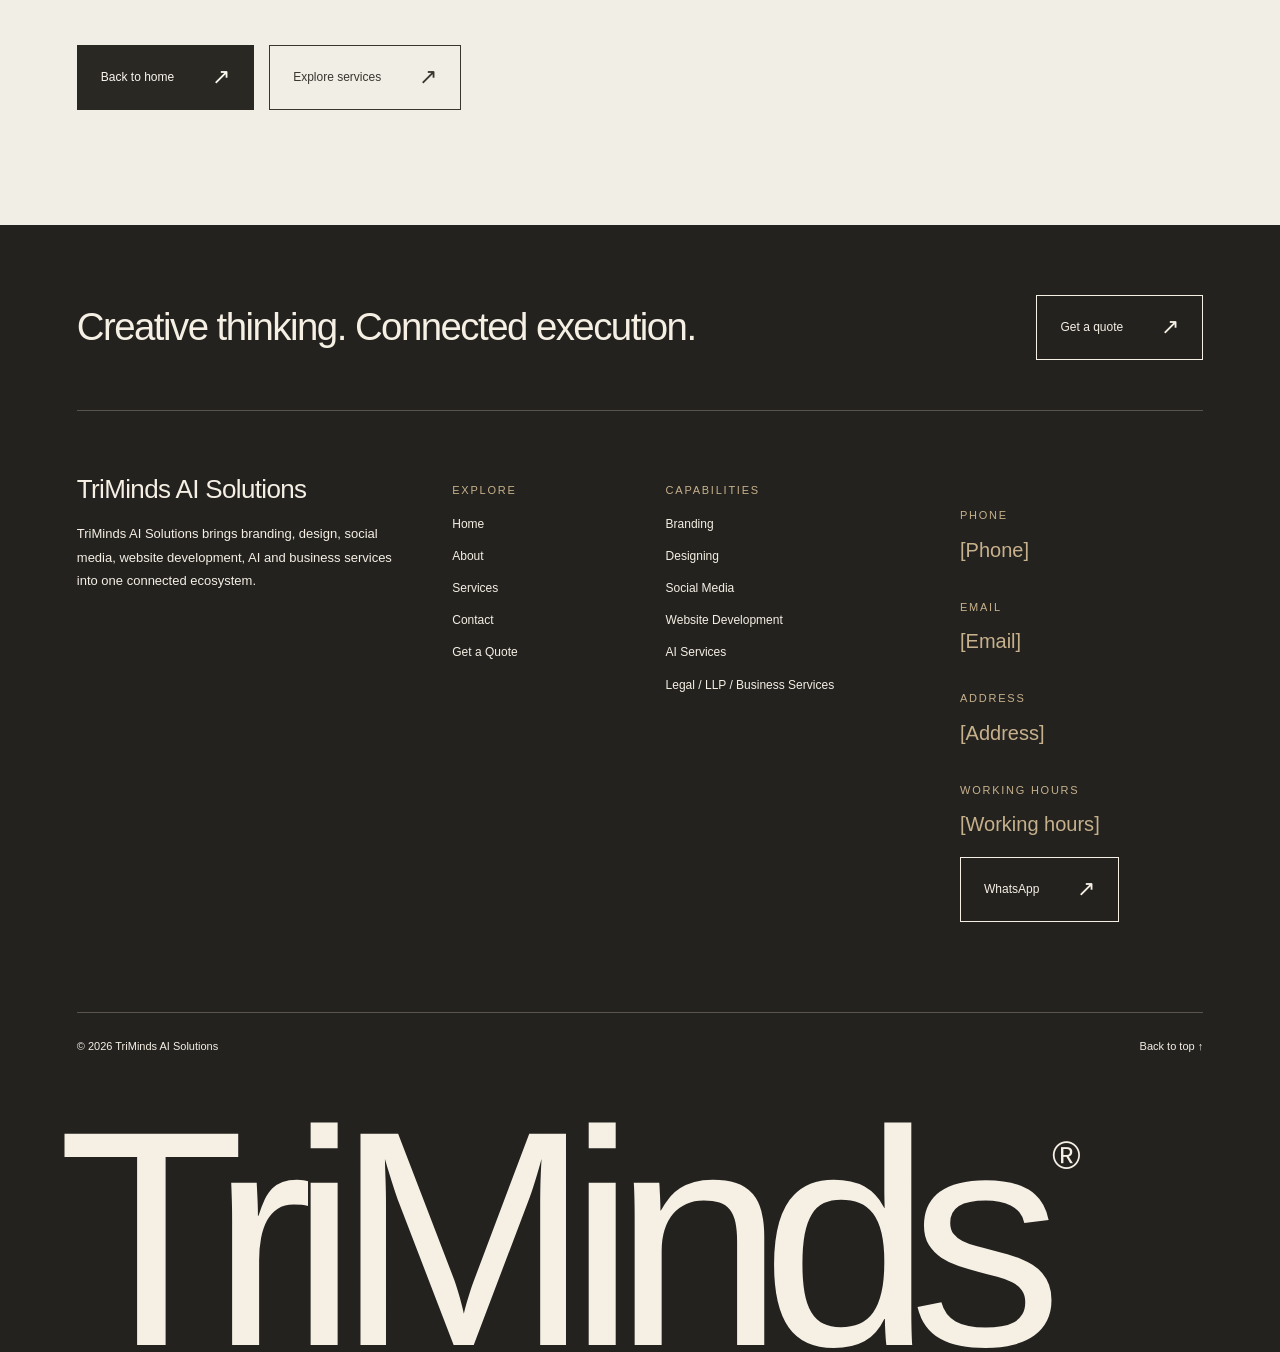
<file: triminds-living-canvas/index.html>
<!doctype html>
<html lang="en-US">
  <head>
    <script>(function(){var m=location.search.match(/[?&]__p=([^&]*)/);if(!m)return;var r=decodeURIComponent(m[1]);history.replaceState(null,"",location.pathname.replace(/\/$/,"")+r);})();</script>
    <meta charset="UTF-8" />
    <meta name="viewport" content="width=device-width, initial-scale=1" />
    <title>TriMinds AI Solutions</title>
    <meta name="description" content="TriMinds AI Solutions brings branding, design, social media, website development, AI and business services into one connected ecosystem." />
    <link rel="icon" type="image/svg+xml" href="/triminds-living-canvas/favicon.svg" />
    <script type="module" crossorigin src="/triminds-living-canvas/assets/index-Biyv1xe6.js"></script>
    <link rel="stylesheet" crossorigin href="/triminds-living-canvas/assets/index-BbauRgJu.css">
  </head>
  <body class="motion-balanced">
    <div id="root"></div>
  </body>
</html>
</file>
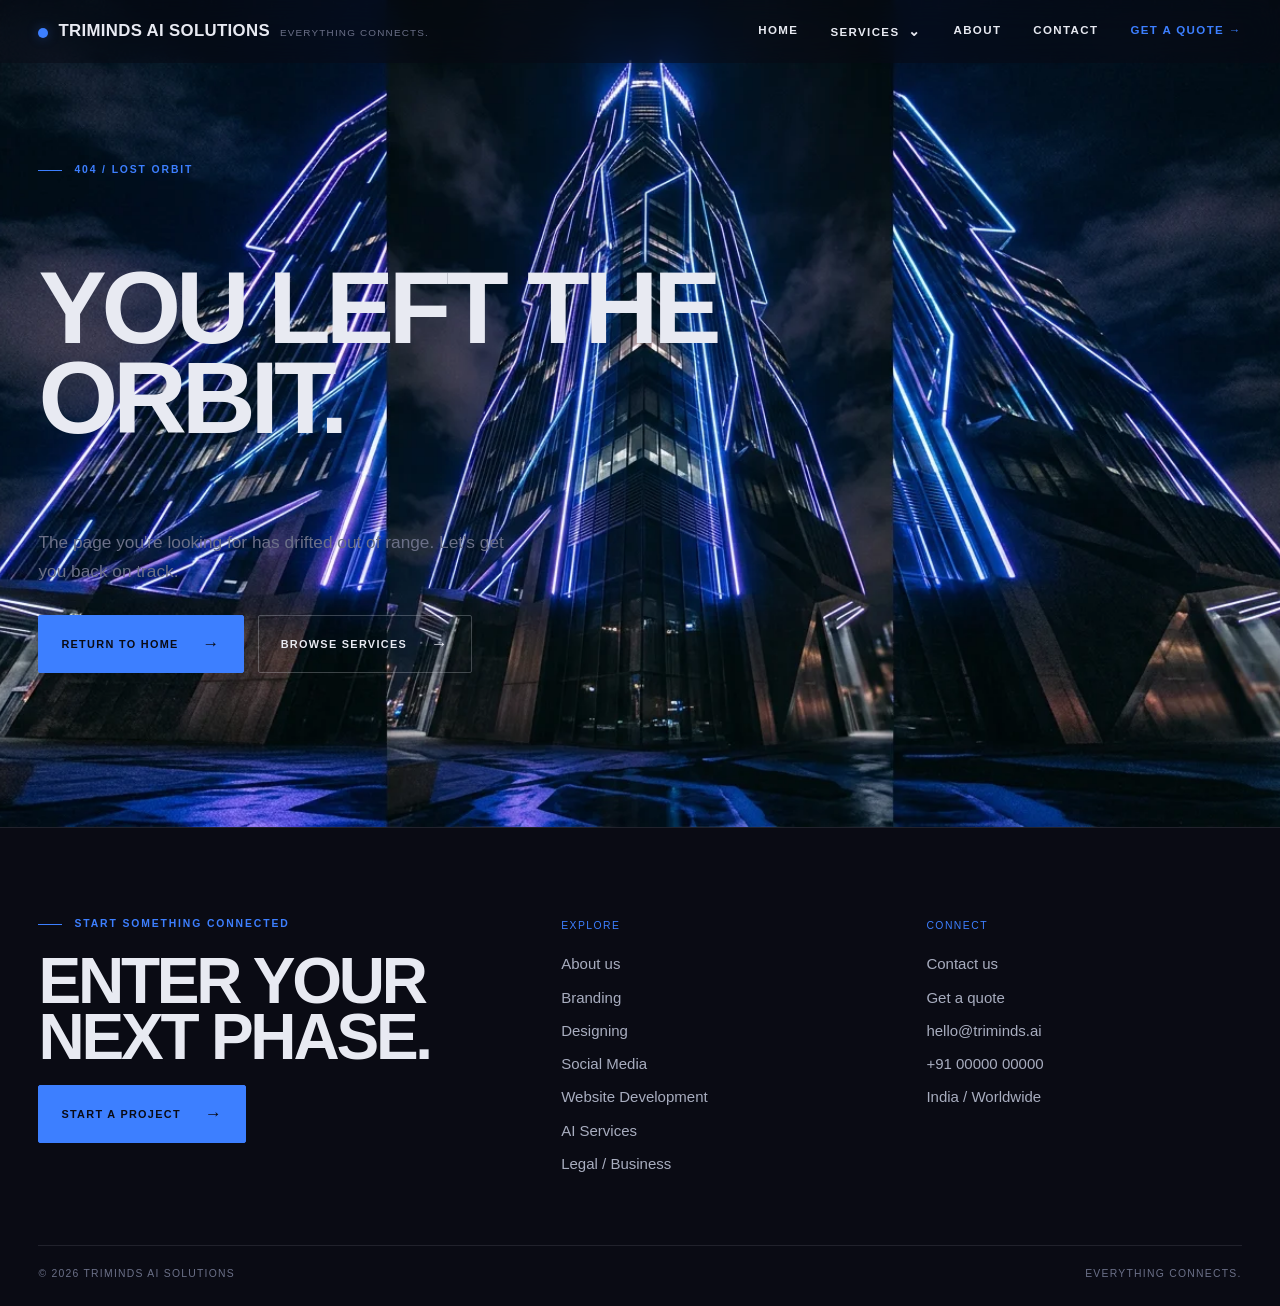
<file: triminds-orbit-wp/index.html>
<!doctype html>
<html lang="en-US">
  <head>
    <script>(function(){var m=location.search.match(/[?&]__p=([^&]*)/);if(!m)return;var r=decodeURIComponent(m[1]);history.replaceState(null,"",location.pathname.replace(/\/$/,"")+r);})();</script>
    <meta charset="UTF-8" />
    <meta name="viewport" content="width=device-width, initial-scale=1" />
    <title>TriMinds AI Solutions — Everything connects.</title>
    <meta name="description" content="Brand. Experience. Digital. Intelligence. Business. One connected ecosystem for businesses ready to move." />
    <meta name="theme-color" content="#0a0b14" />
    <script type="module" crossorigin src="/triminds-orbit-wp/assets/index-CuIo5Jub.js"></script>
    <link rel="stylesheet" crossorigin href="/triminds-orbit-wp/assets/index-Cv5Wovn6.css">
  </head>
  <body class="triminds-orbit anim-balanced">
    <div id="root"></div>
  </body>
</html>
</file>
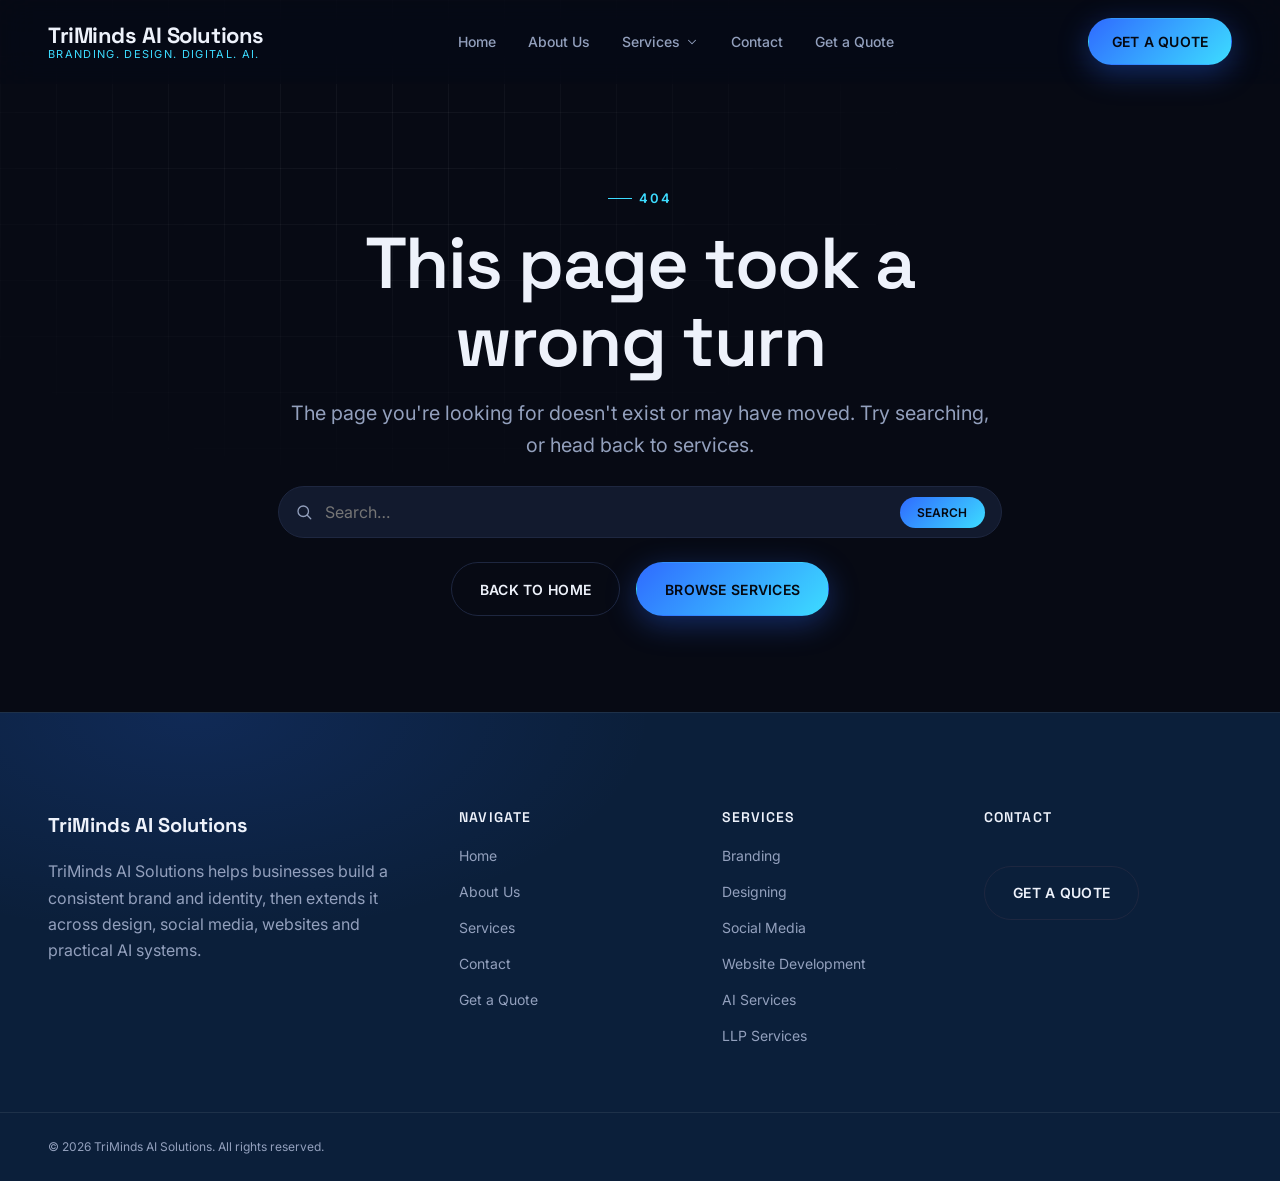
<file: triminds-template-us3/index.html>
<!doctype html>
<html lang="en-US">
  <head>
    <script>(function(){var m=location.search.match(/[?&]__p=([^&]*)/);if(!m)return;var r=decodeURIComponent(m[1]);history.replaceState(null,"",location.pathname.replace(/\/$/,"")+r);})();</script>
    <meta charset="UTF-8" />
    <meta name="viewport" content="width=device-width, initial-scale=1" />
    <meta name="theme-color" content="#070a14" />
    <title>TriMinds AI Solutions – Branding. Design. Digital. AI.</title>
    <meta name="description" content="TriMinds AI Solutions brings branding, design, social media, website development and AI services together into one connected system." />
    <link rel="icon" href="/triminds-template-us3/favicon.svg" type="image/svg+xml" />
    <link rel="preconnect" href="https://fonts.googleapis.com" />
    <link rel="preconnect" href="https://fonts.gstatic.com" crossorigin />
    <link rel="stylesheet" href="https://fonts.googleapis.com/css2?family=Space+Grotesk:wght@500;600;700&family=Inter:wght@400;500;600;700&display=swap" />
    <script type="module" crossorigin src="/triminds-template-us3/assets/index-iwu9ifpn.js"></script>
    <link rel="stylesheet" crossorigin href="/triminds-template-us3/assets/index-BNQV0Ua-.css">
  </head>
  <body>
    <div id="root"></div>
  </body>
</html>
</file>
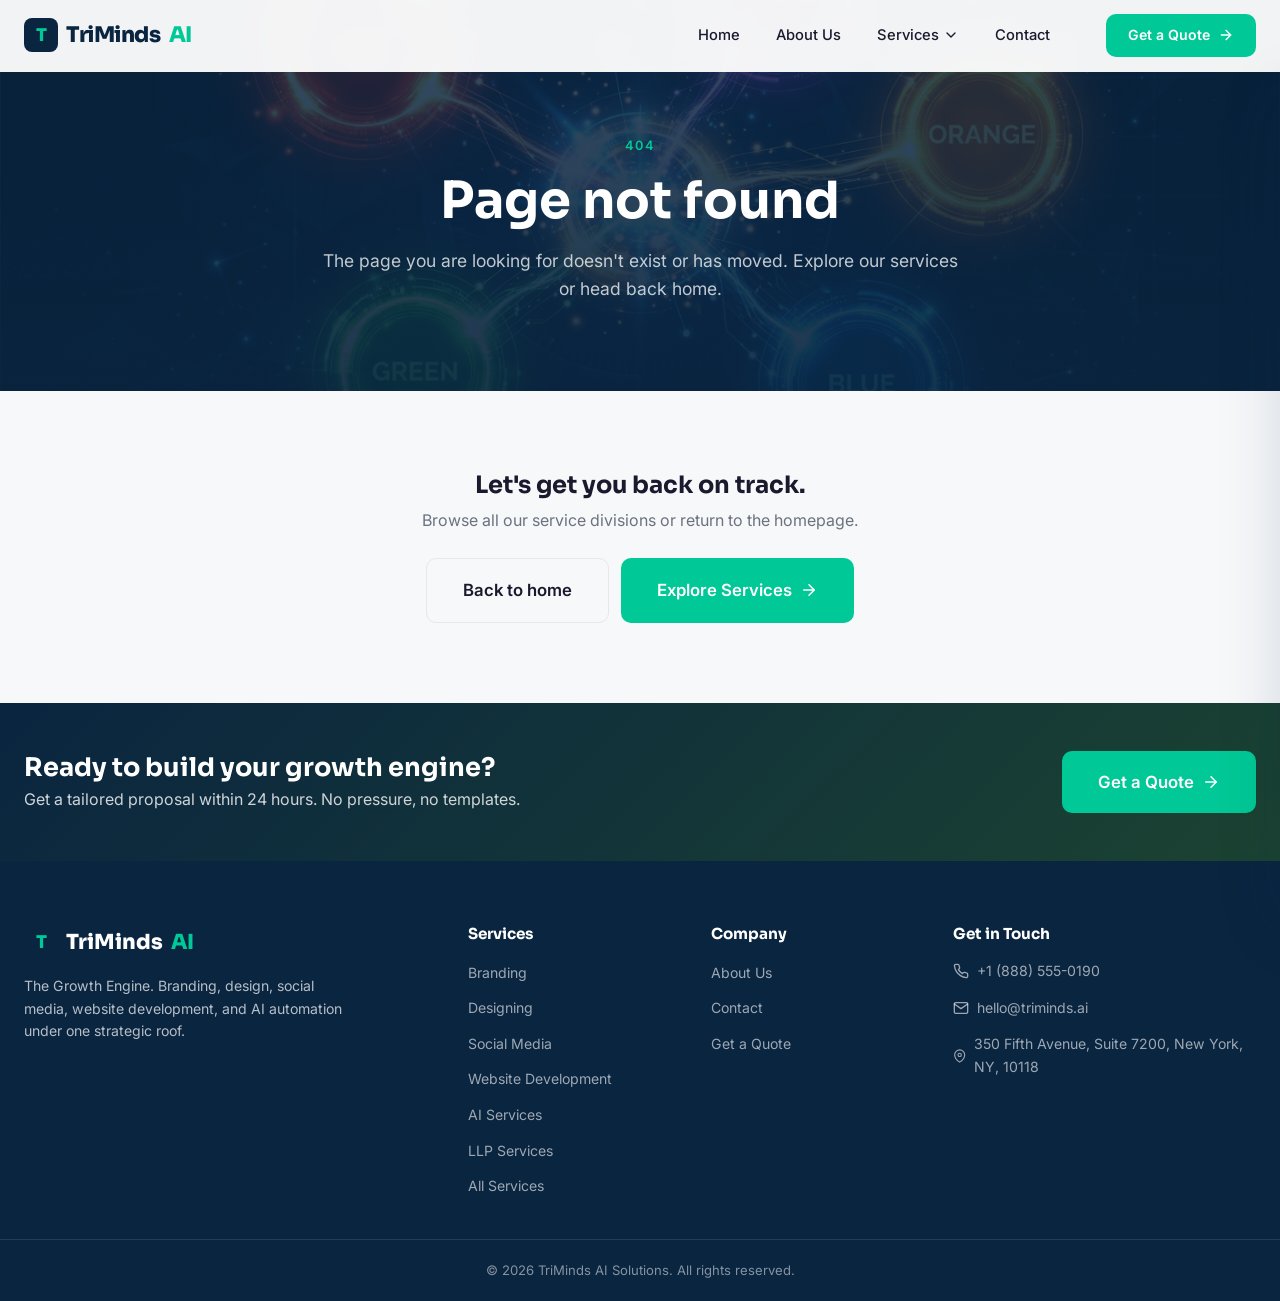
<file: triminds-us1/index.html>
<!doctype html>
<html lang="en-US">
  <head>
    <script>(function(){var m=location.search.match(/[?&]__p=([^&]*)/);if(!m)return;var r=decodeURIComponent(m[1]);history.replaceState(null,"",location.pathname.replace(/\/$/,"")+r);})();</script>
    <meta charset="UTF-8" />
    <meta name="viewport" content="width=device-width, initial-scale=1.0" />
    <link rel="icon" type="image/svg+xml" href="/triminds-us1/favicon.svg" />
    <title>TriMinds AI Solutions – The Growth Engine</title>
    <meta name="description" content="TriMinds unifies branding, design, social media, website development, AI automation, and business compliance under one strategic roof." />
    <link rel="preconnect" href="https://fonts.googleapis.com" />
    <link rel="preconnect" href="https://fonts.gstatic.com" crossorigin />
    <link rel="stylesheet" href="https://fonts.googleapis.com/css2?family=Sora:wght@400;600;700;800&family=Inter:wght@400;500;600;700&display=swap" />
    <script type="module" crossorigin src="/triminds-us1/assets/index-D6cjzFDy.js"></script>
    <link rel="stylesheet" crossorigin href="/triminds-us1/assets/index-DrC5D2zt.css">
  </head>
  <body>
    <div id="root"></div>
  </body>
</html>
</file>
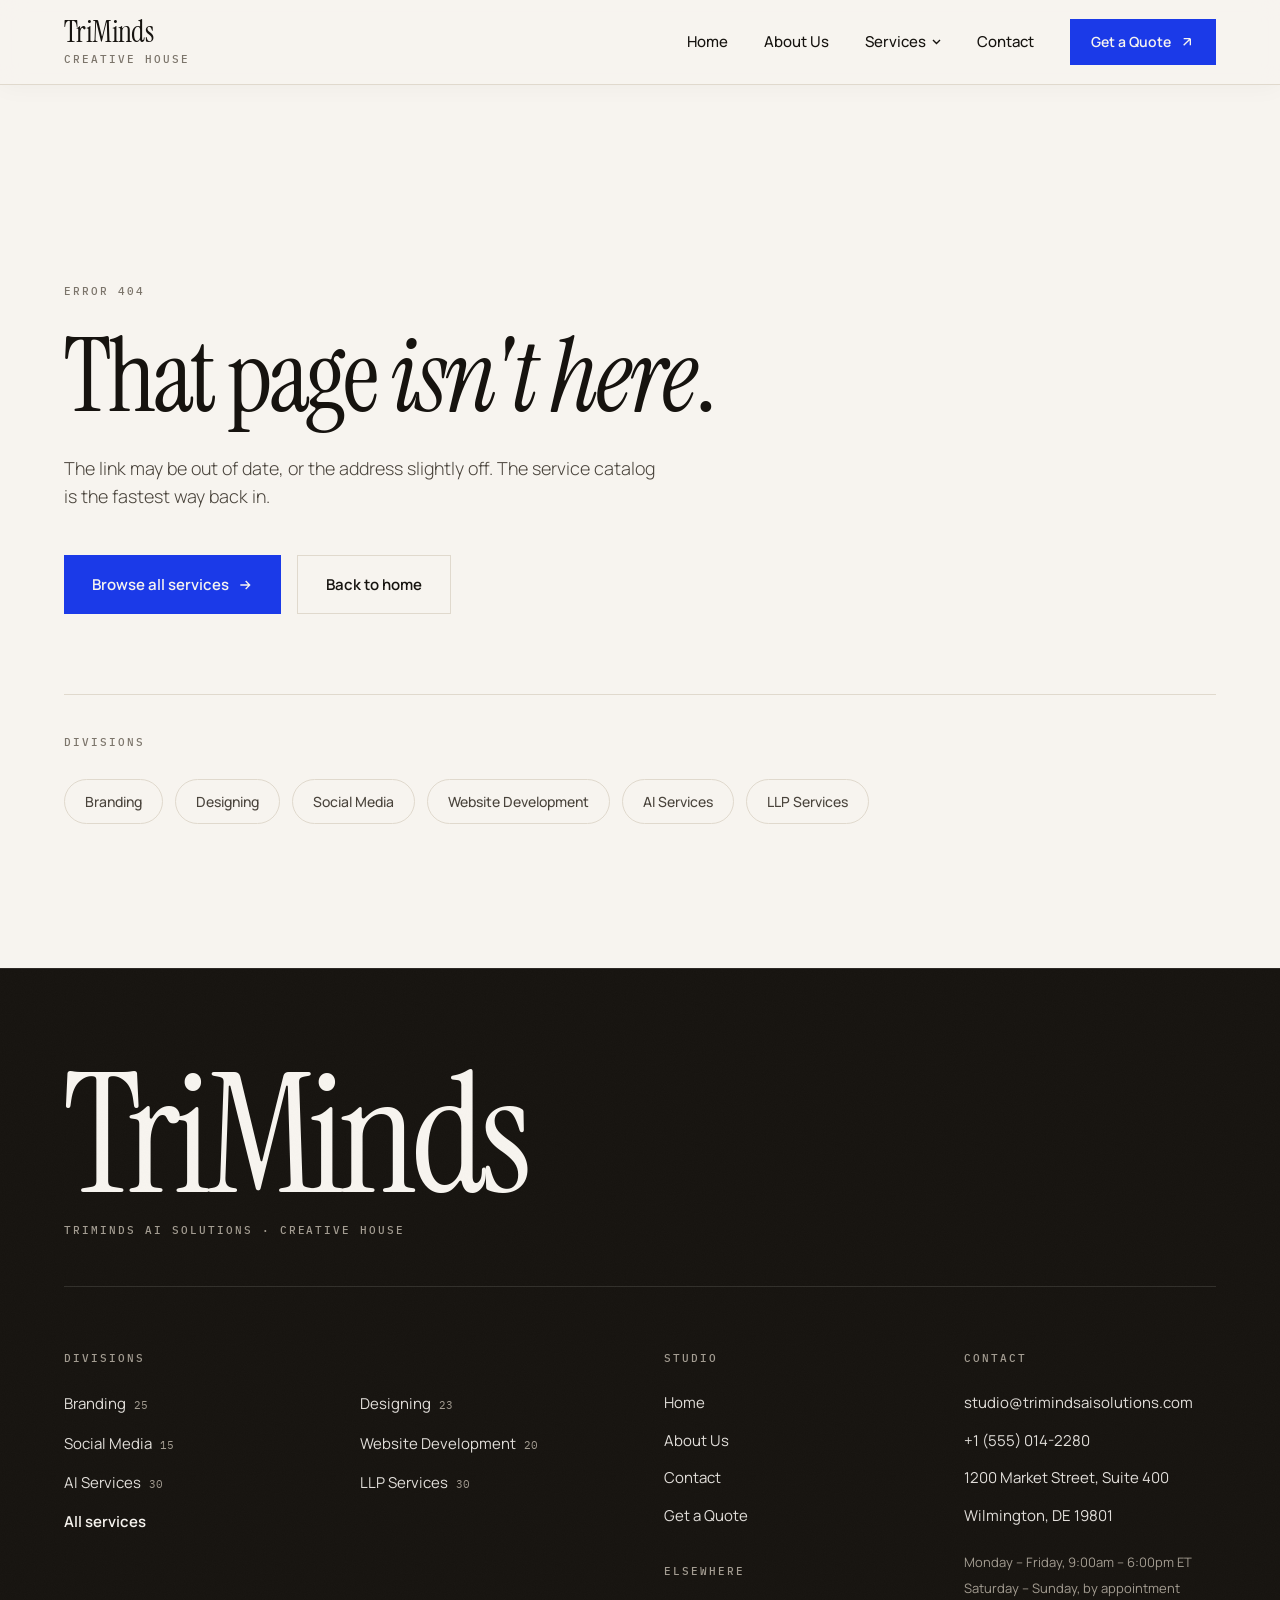
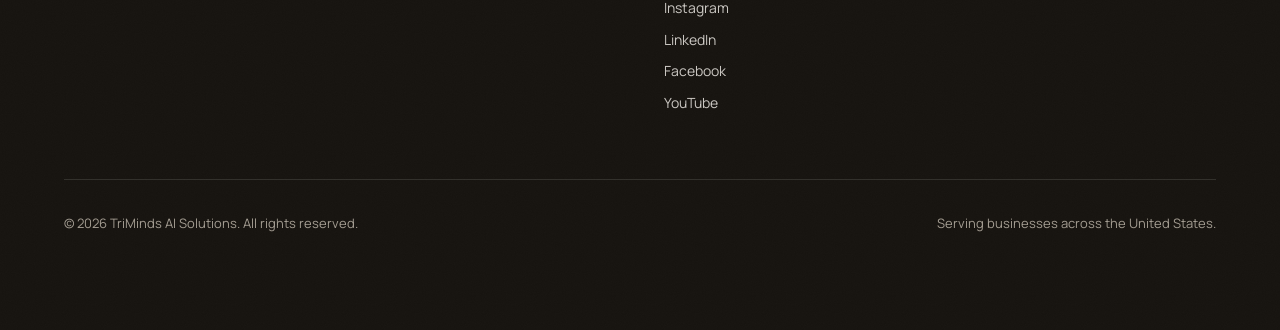
<file: triminds-us2/index.html>
<!doctype html>
<html lang="en-US">
  <head>
    <script>(function(){var m=location.search.match(/[?&]__p=([^&]*)/);if(!m)return;var r=decodeURIComponent(m[1]);history.replaceState(null,"",location.pathname.replace(/\/$/,"")+r);})();</script>
    <meta charset="UTF-8" />
    <meta name="viewport" content="width=device-width, initial-scale=1.0" />
    <title>TriMinds AI Solutions — Creative House</title>
    <meta name="description" content="TriMinds AI Solutions is a creative, technology and compliance studio working across branding, design, social media, website development, practical AI and LLP services." />
    <meta property="og:title" content="TriMinds AI Solutions — Creative House" />
    <meta property="og:description" content="Branding, design, social media, websites, practical AI and LLP services — one studio, six disciplines, no handoff problem." />
    <link rel="icon" href="data:image/svg+xml,%3Csvg xmlns='http://www.w3.org/2000/svg' viewBox='0 0 32 32'%3E%3Crect width='32' height='32' fill='%2316130F'/%3E%3Ctext x='16' y='23' font-family='Georgia,serif' font-size='20' fill='%23F7F4EF' text-anchor='middle'%3ET%3C/text%3E%3C/svg%3E" />
    <link rel="preconnect" href="https://fonts.googleapis.com" />
    <link rel="preconnect" href="https://fonts.gstatic.com" crossorigin />
    <link href="https://fonts.googleapis.com/css2?family=Instrument+Serif:ital@0;1&family=Manrope:wght@300;400;500;600;700;800&family=IBM+Plex+Mono:wght@400;500&display=swap" rel="stylesheet" />
    <script type="module" crossorigin src="/triminds-us2/assets/index-DAja6l8y.js"></script>
    <link rel="stylesheet" crossorigin href="/triminds-us2/assets/index-DmoOI16q.css">
  </head>
  <body>
    <div id="root"></div>
  </body>
</html>
</file>
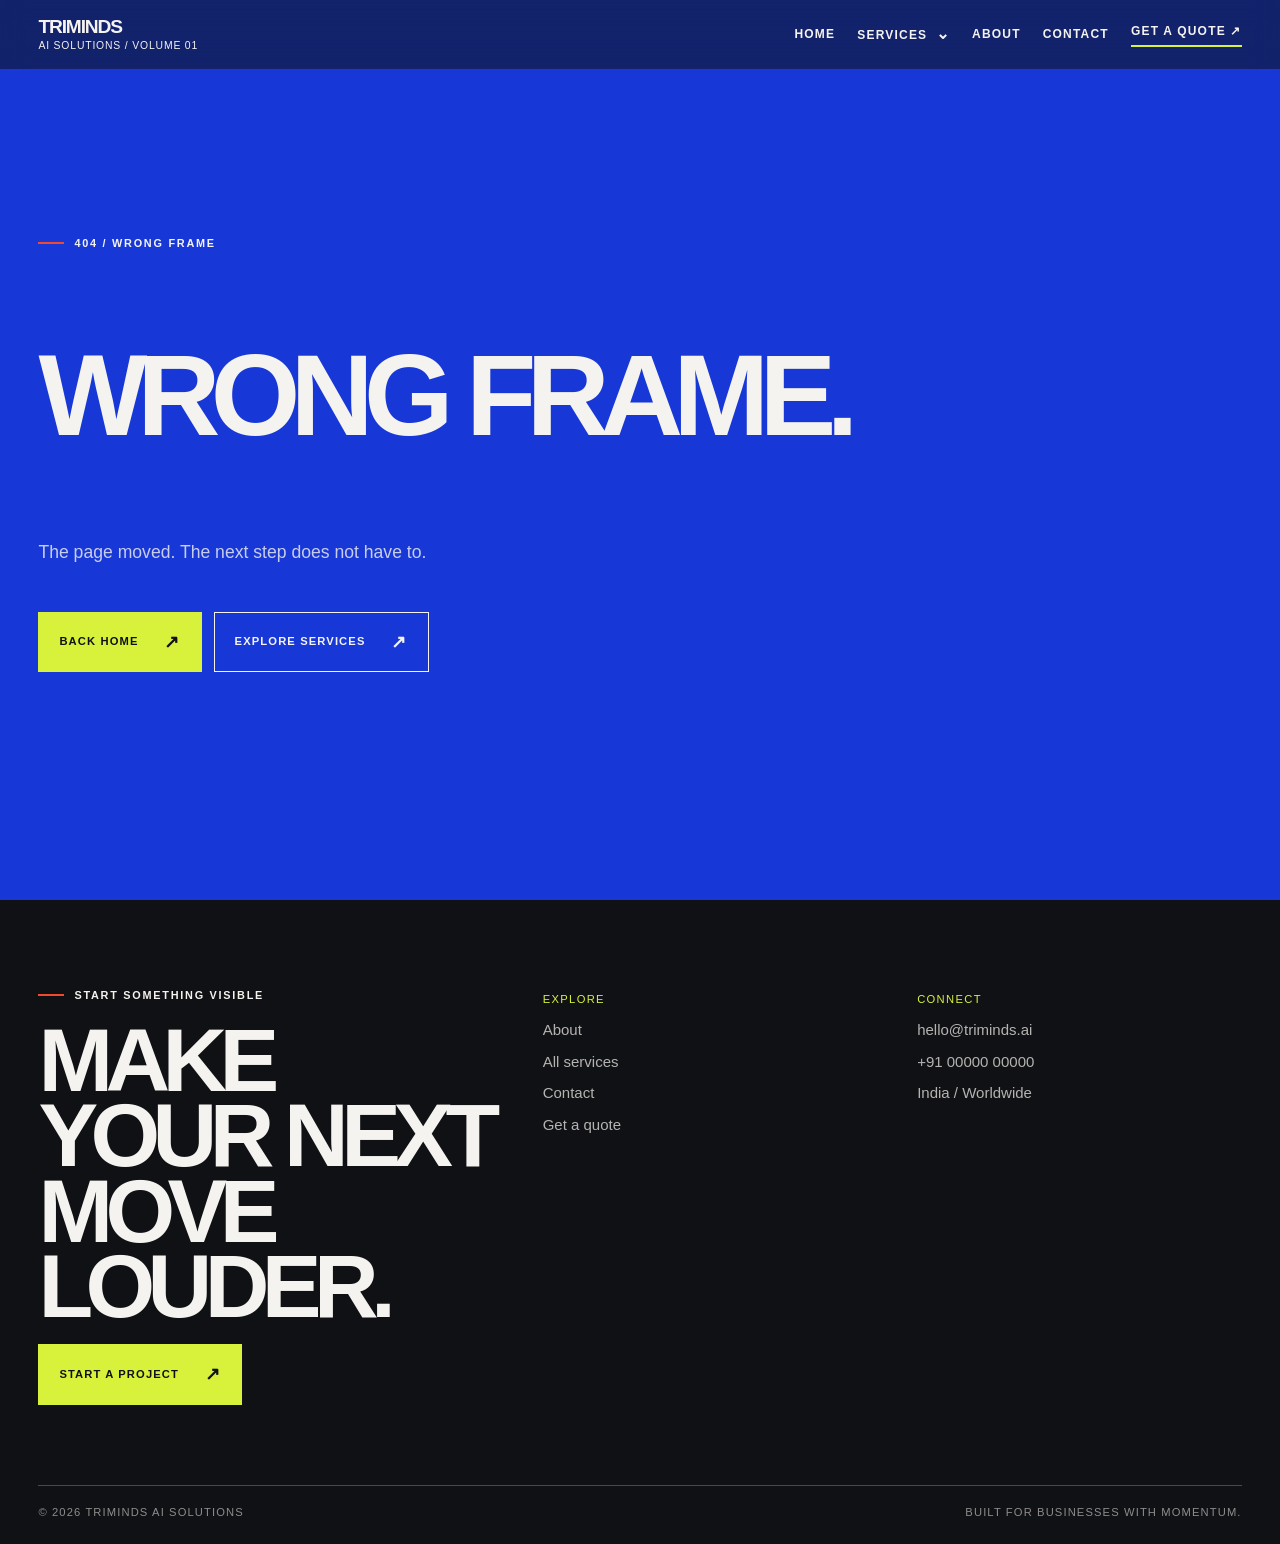
<file: triminds-volume/index.html>
<!doctype html>
<html lang="en">
  <head>
    <script>(function(){var m=location.search.match(/[?&]__p=([^&]*)/);if(!m)return;var r=decodeURIComponent(m[1]);history.replaceState(null,"",location.pathname.replace(/\/$/,"")+r);})();</script>
    <meta charset="UTF-8" />
    <meta name="viewport" content="width=device-width, initial-scale=1" />
    <title>TriMinds AI Solutions — Make your business felt.</title>
    <meta name="description" content="Brand, design, digital and intelligence systems for businesses ready to move with more presence." />
    <link rel="preload" as="image" href="/triminds-volume/images/volume-hero.webp" />
    <script type="module" crossorigin src="/triminds-volume/assets/index-DszM42wM.js"></script>
    <link rel="stylesheet" crossorigin href="/triminds-volume/assets/index-BoSNtniq.css">
  </head>
  <body>
    <div id="root"></div>
  </body>
</html>
</file>
<file: monolith/assets/index-B8altWFv.css>
:root{--primary:#ff4d1f;--background:#ecebe6;--surface:#e2e1dc;--alternate:#d6d5cf;--text:#0e0e0e;--muted:#5c5c58;--dark:#0e0e0e;--inverse:#ecebe6;--display:"Archivo",sans-serif;--mono:"JetBrains Mono",monospace}*{box-sizing:border-box;border-radius:0!important}body{background:var(--background);color:var(--text);font-family:var(--display);margin:0;overflow-x:hidden}a{color:inherit;text-decoration:none}button,input,textarea,select{font:inherit}button{cursor:pointer}::selection{background:var(--primary);color:var(--text)}:focus-visible{outline:2px solid var(--primary);outline-offset:3px}.header{background:var(--background);z-index:10;border-bottom:1px solid #0e0e0e30;grid-template-columns:230px 1fr 120px;align-items:center;height:76px;padding:0 5vw;display:grid;position:relative}.logo{flex-direction:column;line-height:.9;display:flex}.logo b{letter-spacing:-.07em;font-size:20px}.logo small{font:9px var(--mono);letter-spacing:.08em;color:var(--muted);margin-top:5px}.mono-logo{color:var(--primary);font-size:27px!important}nav{font:11px var(--mono);text-transform:uppercase;align-items:center;gap:30px;display:flex}nav a:not(.nav-cta):hover{color:var(--primary)}.nav-cta,.button{background:var(--text);color:var(--background);font:11px var(--mono);text-transform:uppercase;border:0;align-items:center;gap:9px;padding:14px 17px;display:inline-flex}.nav-cta{margin-left:auto}.button:hover,.nav-cta:hover{background:var(--primary);color:var(--text)}.logo-options{font:9px var(--mono);color:var(--muted);justify-content:end;align-items:center;gap:5px;display:flex}.logo-options button{border:1px solid var(--muted);width:25px;height:25px;font:10px var(--mono);background:0 0}.logo-options button.active{background:var(--primary);border-color:var(--primary)}.menu-button{background:0 0;border:0;display:none}.mobile-menu{background:var(--dark);color:var(--inverse);z-index:20;padding:90px 25px;position:fixed;inset:0}.close{color:inherit;background:0 0;border:0;position:absolute;top:22px;right:22px}.mobile-menu>a{letter-spacing:-.07em;margin-bottom:18px;font-size:52px;line-height:.88;display:block}.mobile-service-list{font:11px var(--mono);text-transform:uppercase;border-top:1px solid #ecebe650;margin-top:45px;padding-top:20px}.mobile-service-list span,.mobile-service-list a{border-bottom:1px solid #ecebe650;justify-content:space-between;padding:14px 0;display:flex}.hero{min-height:calc(100vh - 76px);color:var(--inverse);background-position:50%;background-size:cover;align-items:end;padding:8vw;display:flex;position:relative}.hero:after{content:"";border:1px solid #ecebe650;position:absolute;inset:18px}.hero-copy{z-index:1;max-width:900px;position:relative}.eyebrow{font:11px var(--mono);letter-spacing:.05em;text-transform:uppercase;color:var(--primary);margin-bottom:20px;display:block}.hero h1{letter-spacing:-.09em;max-width:1000px;margin:0 0 32px;font-size:clamp(62px,11vw,175px);line-height:.83}.hero h1:first-line{color:var(--primary)}.hero p{color:#ecebe6dd;max-width:590px;margin:0 0 28px;font-size:clamp(18px,1.7vw,26px);line-height:1.3}.hero-index{font:10px var(--mono);z-index:1;color:#ecebe6aa;position:absolute;top:35px;right:8vw}.line-link{font:11px var(--mono);text-transform:uppercase;border-bottom:1px solid;align-items:center;gap:9px;padding-bottom:8px;display:inline-flex}.intro,.about-story,.principles,.index,.directory,.form-wrap{padding:9vw 8vw}.section-label{font:10px var(--mono);text-transform:uppercase;color:var(--muted);letter-spacing:.04em;justify-content:space-between;display:flex}.intro-grid,.about-grid{grid-template-columns:1.2fr 1fr;gap:9vw;margin-top:8vw;display:grid}.intro h2,.about-story h2,.index h2,.division-section>h2,.principles h2,.cta h2,.footer-main h2,.form-wrap form h2,.success h2{letter-spacing:-.09em;margin:0;font-size:clamp(52px,8vw,125px);line-height:.86}.intro h2 em,.division-section h2 em,.about-story h2 em,.cta h2 em,.footer-main h2 em,.success h2 em{color:var(--primary);font-style:normal}.intro p,.about-story p{max-width:620px;margin:0;font-size:clamp(20px,2.3vw,34px);line-height:1.18}.division-section{background:var(--dark);color:var(--inverse);padding:9vw 8vw}.division-section .section-label{color:#ecebe699}.division-section>h2{margin:7vw 0 6vw}.division-grid{border-top:1px solid #ecebe633;grid-template-columns:1fr 1fr;display:grid}.division-card{border-bottom:1px solid #ecebe633;grid-template-columns:40px 1fr 25px;gap:15px;padding:24px 10px;transition:all .25s;display:grid}.division-card:hover{background:var(--inverse);color:var(--dark);transform:translate(8px)}.division-card>span{font:11px var(--mono);color:var(--primary)}.division-card h3{letter-spacing:-.05em;margin:0 0 9px;font-size:29px}.division-card p{font:12px var(--mono);color:#ecebe699;max-width:310px;margin:0;line-height:1.5}.division-card:hover p{color:var(--muted)}.index{background:var(--surface)}.index-head{justify-content:space-between;align-items:end;margin:7vw 0 35px;display:flex}.service-row{border-top:1px solid #0e0e0e35;grid-template-columns:50px 1fr 140px 22px;align-items:center;gap:18px;padding:17px 10px;transition:all .2s;display:grid}.service-row:last-child{border-bottom:1px solid #0e0e0e35}.service-row:hover{background:var(--primary);transform:translate(7px)}.service-row span,.service-row small{font:10px var(--mono);text-transform:uppercase;color:var(--muted)}.service-row b{font-size:18px}.cta{background:var(--dark);min-height:80vh;color:var(--inverse);flex-direction:column;justify-content:center;padding:9vw 8vw;display:flex}.cta .button{background:var(--primary);width:max-content;color:var(--text);margin-top:45px}.about-story{background:var(--surface)}.about-grid{margin-top:7vw}.about-grid>div:first-child{max-width:760px}.about-grid p{margin-top:28px;font-size:18px;line-height:1.45}.founder-card{align-self:start}.founder-card img{aspect-ratio:4/5;object-fit:cover;filter:grayscale();width:100%;display:block}.founder-card:hover img{filter:grayscale(0)}.founder-caption{border:1px solid var(--text);border-top:0;padding:18px}.founder-caption span{font:10px var(--mono);text-transform:uppercase;color:var(--primary)}.founder-caption p{margin:18px 0 0!important;font-size:18px!important;line-height:1.2!important}.principles{background:var(--alternate)}.principle-grid{border-top:1px solid var(--text);grid-template-columns:repeat(4,1fr);margin-top:8vw;display:grid}.principle-grid>div{border-right:1px solid var(--text);border-bottom:1px solid var(--text);min-height:250px;padding:22px 18px}.principle-grid>div:first-child{border-left:1px solid var(--text)}.principle-grid span{font:11px var(--mono);color:var(--primary)}.principle-grid h3{letter-spacing:-.06em;margin:48px 0 15px;font-size:27px}.principle-grid p{max-width:200px;font-size:13px;line-height:1.4}.directory{min-height:75vh}.tools{gap:20px;margin:6vw 0 20px;display:flex}.tools input{border:0;border-bottom:1px solid var(--text);background:0 0;outline:0;flex:1;padding:13px 0;font-size:21px}.tools select{background:var(--surface);border:1px solid var(--text);min-width:220px;padding:0 13px}.count{font:10px var(--mono);color:var(--muted);text-transform:uppercase;margin:25px 0}.form-wrap{background:var(--surface);max-width:1000px;margin:auto}.form-wrap form{grid-template-columns:1fr 1fr;gap:28px;display:grid}.form-wrap h2{grid-column:1/-1;margin:25px 0 30px}.form-wrap label{font:10px var(--mono);text-transform:uppercase;flex-direction:column;gap:10px;display:flex}.form-wrap input,.form-wrap textarea{border:0;border-bottom:1px solid var(--text);background:0 0;outline:0;padding:12px 0;font-size:18px}.wide{grid-column:1/-1}.consent{align-items:center;text-transform:none!important;flex-direction:row!important}.consent input{width:18px;height:18px}.form-wrap .button{cursor:pointer}.success{flex-direction:column;justify-content:center;min-height:55vh;display:flex}.success h2{margin:15px 0 35px}.notfound{gap:20px;padding:8vw;display:flex}footer{background:var(--dark);color:var(--inverse);padding:8vw 8vw 25px}.footer-main{justify-content:space-between;align-items:end;min-height:50vh;display:flex}.footer-main h2{font-size:clamp(75px,15vw,230px)}.footer-wa{border:1px solid var(--primary);color:var(--primary);font:11px var(--mono);text-transform:uppercase;align-items:center;gap:9px;padding:15px;display:flex}.footer-wa:hover{background:var(--primary);color:var(--text)}.footer-grid{font:11px var(--mono);border-top:1px solid #ecebe640;grid-template-columns:1.5fr 1fr 1fr 1.3fr;gap:40px;padding-top:25px;display:grid}.footer-grid>div{flex-direction:column;gap:10px;display:flex}.footer-grid b{font:700 19px var(--display);letter-spacing:-.06em}.footer-grid small{color:var(--muted);font-size:9px}.footer-grid p{color:#ecebe699;max-width:240px;line-height:1.6}.footer-grid span{color:var(--primary);text-transform:uppercase;margin-bottom:8px}.footer-grid a:hover{color:var(--primary)}.footer-end{color:#ecebe699;font:10px var(--mono);text-transform:uppercase;border-top:1px solid #ecebe640;justify-content:space-between;margin-top:40px;padding-top:18px;display:flex}.whatsapp{color:#061b0d;z-index:30;font:11px var(--mono);text-transform:uppercase;background:#25d366;align-items:center;gap:8px;padding:14px 16px;display:flex;position:fixed;bottom:24px;right:24px;box-shadow:0 8px 30px #0003}.whatsapp:hover{background:#8bf0ac}.whatsapp span{display:block}.services-nav{align-items:center;gap:5px;display:flex;position:relative}.services-nav button{color:inherit;background:0 0;border:0;place-items:center;padding:10px 4px;display:grid}.services-nav button:hover{color:var(--primary)}.services-dropdown{z-index:9;background:var(--background);border-bottom:1px solid var(--text);padding:20px 5vw 30px;animation:.18s ease-out both dropdownIn;position:absolute;top:76px;left:0;right:0}.services-dropdown:before{content:"";height:9px;position:absolute;top:-9px;left:0;right:0}@keyframes dropdownIn{0%{opacity:0;transform:translateY(-8px)}to{opacity:1;transform:translateY(0)}}.dropdown-top{font:10px var(--mono);text-transform:uppercase;color:var(--muted);justify-content:space-between;margin-bottom:14px;display:flex}.dropdown-top a{color:var(--primary);align-items:center;gap:6px;display:flex}.dropdown-grid{grid-template-columns:1fr 1fr;display:grid}.dropdown-item{border-top:1px solid #0e0e0e30;grid-template-columns:36px 1fr 20px;align-items:center;gap:12px;padding:15px 8px;transition:all .2s;display:grid}.dropdown-item:hover,.dropdown-item:focus-visible{background:var(--text);color:var(--background);transform:translate(6px)}.dropdown-item>b{font:11px var(--mono);color:var(--primary)}.dropdown-item span{flex-direction:column;display:flex}.dropdown-item strong{text-transform:uppercase;letter-spacing:-.03em;font-size:15px}.dropdown-item small{font:10px var(--mono);color:var(--muted);margin-top:4px}.dropdown-item:hover small{color:#ecebe699}.division-page{background:var(--surface);padding:9vw 8vw}.division-lead{grid-template-columns:1.2fr 1fr;gap:8vw;padding:7vw 0 9vw;display:grid}.division-lead h2{letter-spacing:-.09em;margin:0;font-size:clamp(50px,7vw,112px);line-height:.86}.division-lead p{max-width:520px;margin:0;font-size:22px;line-height:1.35}@media (width<=800px){.header{grid-template-columns:1fr auto;height:64px;padding:0 20px}.header nav,.logo-options{display:none}.menu-button{display:block}.hero{min-height:75vh;padding:25px}.hero:after{inset:10px}.hero h1{font-size:clamp(58px,17vw,105px)}.hero-index{font-size:8px;top:26px;right:25px}.intro,.about-story,.principles,.index,.directory,.form-wrap,.cta,footer{padding:60px 25px}.intro-grid,.about-grid{flex-direction:column;gap:40px;margin-top:60px;display:flex}.intro p,.about-story p{font-size:20px}.division-section{padding:60px 25px}.division-section>h2{margin:60px 0 50px}.division-grid{grid-template-columns:1fr}.division-card h3{font-size:23px}.service-row{grid-template-columns:33px 1fr 20px;gap:10px}.service-row small{display:none}.service-row b{font-size:15px}.index-head{flex-direction:column;align-items:start;gap:20px;margin:55px 0 30px}.principle-grid{grid-template-columns:1fr 1fr}.principle-grid>div{min-height:190px;padding:14px}.principle-grid h3{margin:30px 0 12px;font-size:21px}.tools{flex-direction:column;margin-top:55px}.tools select{height:45px}.form-wrap form{flex-direction:column;display:flex}.form-wrap h2{font-size:54px}.footer-main{flex-direction:column;align-items:start;min-height:55vh}.footer-main h2{margin:35px 0;font-size:clamp(75px,22vw,160px)}.footer-grid{grid-template-columns:1fr 1fr;gap:30px 20px}.footer-grid>div:first-child,.footer-grid>div:last-child{grid-column:1/-1}.footer-end{flex-direction:column;gap:10px}.whatsapp{bottom:16px;right:16px}.whatsapp span{display:none}}
</file>
<file: triminds-living-canvas/assets/index-BbauRgJu.css>
*{box-sizing:border-box}html{scroll-behavior:smooth;scroll-padding-top:110px}body{margin:0;background:var(--background);color:var(--body);font:16px/1.6 var(--font-body);-webkit-font-smoothing:antialiased}body,button,input,textarea,select{font-family:var(--font-body)}h1,h2,h3,p,figure{margin:0}h1,h2,h3{font-family:var(--font-heading);color:var(--heading);font-weight:400;line-height:1.02;letter-spacing:-.055em}h1{font-family:var(--font-display);font-size:clamp(64px,8.5vw,150px)}h2{font-size:clamp(40px,5.7vw,100px)}h3{font-size:clamp(24px,2.6vw,44px)}em{font-family:var(--font-display);font-weight:400}p{max-width:66ch}a{color:inherit;text-decoration:none}a,button{-webkit-tap-highlight-color:transparent}a:hover{color:var(--hover)}button,input,textarea,select{font:inherit}button,summary{cursor:pointer}button{color:inherit}img{max-width:100%;height:auto;display:block}::selection{background:var(--accent);color:var(--inverse)}:focus-visible{outline:3px solid var(--focus);outline-offset:6px}main:focus{outline:0}.cover{width:100%;height:100%;object-fit:cover}.eyebrow{font:11px/1.45 var(--font-label);text-transform:uppercase;letter-spacing:.16em}.section-pad{padding:clamp(75px,9vw,160px) 6vw}.button{display:inline-flex;align-items:center;justify-content:space-between;gap:38px;padding:16px 23px;border:1px solid var(--button);background:var(--button);color:var(--button_text);font:12px/1.4 var(--font-button);border-radius:0;transition:background .25s,color .25s,border-color .25s}.button span:last-child{font-size:22px;transition:transform .3s}.button:hover{background:var(--button_hover);border-color:var(--button_hover);color:var(--button_text)}.button:hover span:last-child{transform:translate(3px,-3px)}.button.outline{background:transparent;color:inherit;border-color:currentColor}.button.outline:hover{background:var(--button);color:var(--button_text)}.actions{display:flex;gap:15px;flex-wrap:wrap}.skip-link{position:fixed;top:-100px;left:20px;background:var(--surface);padding:15px;z-index:999}.skip-link:focus{top:10px}.site-header{height:94px;padding:0 4vw;position:absolute;top:0;left:0;right:0;display:flex;align-items:center;justify-content:space-between;z-index:100;background:var(--background);color:var(--navigation);border-bottom:1px solid color-mix(in srgb,var(--border) 50%,transparent);transition:height .3s,background .3s}.site-header.scrolled{position:fixed;height:74px;background:color-mix(in srgb,var(--background) 96%,transparent)}.admin-bar .site-header{top:32px}.wordmark{display:flex;gap:13px;align-items:center;font-size:25px;line-height:1;letter-spacing:-1.4px;font-weight:600}.wordmark small{display:block;font-size:8px;letter-spacing:.28em;margin-top:8px}.brand-symbol{font:italic 44px/.8 Georgia,serif;color:var(--accent);letter-spacing:-11px;padding-right:9px}.brand-symbol span{display:inline-block;transform:translateY(5px)}.logo{max-width:190px;max-height:60px;object-fit:contain}.primary-nav{display:flex;align-items:center;gap:36px;font:12px/1.4 var(--font-navigation)}.primary-nav>a:not(.button),.services-menu summary{padding:14px 0}.primary-nav [aria-current]{border-bottom:1px solid currentColor}.menu-toggle{display:none;background:none;border:0;font-size:13px}.services-menu summary{list-style:none;display:flex;gap:8px}.services-menu summary::-webkit-details-marker{display:none}.mega-menu{position:absolute;left:0;right:0;top:100%;padding:50px 6vw;display:grid;grid-template-columns:1fr 1.5fr;gap:8vw;background:var(--background);box-shadow:0 30px 40px color-mix(in srgb,var(--overlay) 18%,transparent);border-top:1px solid var(--border)}.services-menu[open] .mega-menu{animation:menu-in .25s ease both}.mega-intro p{font-size:48px;line-height:1.1;margin:20px 0}.mega-links{display:grid;grid-template-columns:1fr 1fr;gap:0 35px}.mega-links a{display:flex;align-items:center;gap:12px;border-bottom:1px solid var(--border);padding:20px 0;font-size:16px}.mega-links small{color:var(--muted);font-size:10px}.mega-links a span{margin-left:auto}.opening{position:relative;min-height:100svh;padding-top:94px}.opening-pin{height:calc(100svh - 94px);min-height:640px;position:relative;overflow:hidden;isolation:isolate}.opening-art{position:absolute;top:0;right:0;bottom:0;left:0;z-index:-3}.opening-art img{object-position:65% center}.hero-wash{position:absolute;top:0;right:0;bottom:0;left:0;z-index:-2;background:linear-gradient(90deg,color-mix(in srgb,var(--background) 92%,transparent) 0%,color-mix(in srgb,var(--background) 66%,transparent) 33%,transparent 70%)}.opening-meta,.hero-bottom{position:absolute;left:4vw;right:4vw;display:flex;justify-content:space-between;gap:20px}.opening-meta{top:32px}.opening-meta span:last-child{color:var(--inverse);text-shadow:0 1px 9px var(--overlay)}.opening-title{position:relative;padding:100px 6vw;z-index:2}.opening-title h1{font-size:clamp(72px,9.4vw,180px);line-height:.91;letter-spacing:-.067em;max-width:800px}.hero-note{display:flex;gap:35px;align-items:center;margin-top:35px;font-size:13px}.hero-bottom{bottom:28px;z-index:4}.hero-bottom a{color:var(--inverse);text-shadow:0 1px 10px var(--overlay)}.foreground{position:absolute;width:33%;height:40%;right:-8%;bottom:-10%;z-index:3;pointer-events:none;mix-blend-mode:screen;opacity:.5}.foreground img{width:100%;height:100%;object-fit:contain}.opening-reveal{display:none}.motion-ready .opening{height:235svh}.motion-ready .opening-pin{position:sticky;top:0;height:100svh}.motion-ready .opening-reveal{display:block;position:absolute;top:0;right:0;bottom:0;left:0;display:flex;flex-direction:column;align-items:center;justify-content:center;text-align:center;background:var(--background);opacity:var(--reveal,0);clip-path:inset(var(--mask,100%) 0 0);z-index:5;padding:5vw;pointer-events:none}.opening-reveal p{font-size:clamp(40px,6.5vw,115px);letter-spacing:-.065em;line-height:1.05;margin-top:25px}.opening-reveal em{color:var(--accent)}.introduction{display:grid;grid-template-columns:1fr 3fr;gap:5vw}.section-label{display:flex;flex-direction:column;justify-content:space-between}.section-label>span:last-child{font-size:100px;color:var(--accent)}.statement{font-size:clamp(40px,5.7vw,110px);max-width:1000px}.intro-bottom{display:flex;align-items:flex-end;justify-content:space-between;gap:40px;margin-top:48px}.intro-bottom p{max-width:500px;font-size:17px}.intro-bottom .button{flex-shrink:0}.landscape{position:relative;background:var(--alternate);isolation:isolate;min-height:1100px}.landscape-heading{position:relative;z-index:2;width:65%}.landscape-heading h2{margin:25px 0}.landscape-heading h2 em{color:var(--accent)}.landscape-art{position:absolute;right:0;top:8%;width:55%;height:60%;z-index:-1;clip-path:inset(0 0 0 6%)}.capability-list{position:relative;margin:70px 0 0 20%;background:color-mix(in srgb,var(--background) 93%,transparent);-webkit-backdrop-filter:blur(12px);backdrop-filter:blur(12px);padding:0 35px}.capability{border-bottom:1px solid var(--border)}summary{list-style:none}summary::-webkit-details-marker{display:none}.capability summary{display:grid;grid-template-columns:40px 1fr 30px;gap:12px;align-items:center;padding:22px 0;font-size:clamp(22px,3vw,46px);letter-spacing:-.04em;line-height:1.2}.capability summary .eyebrow{align-self:start;margin-top:7px;color:var(--muted)}.plus{font-size:28px;transition:transform .3s}.capability[open] .plus{transform:rotate(45deg)}.capability-body{padding:0 40px 30px;display:grid;grid-template-columns:1fr auto;gap:40px;font-size:15px}.capability-body a{text-decoration:underline;text-underline-offset:5px}.journey{background:var(--footer);color:var(--inverse)}.journey-pin{position:relative;padding:45px 0}.journey-top{padding:0 6vw;display:flex;justify-content:space-between;gap:25px}.journey-track{display:flex;overflow-x:auto;scroll-snap-type:x mandatory;gap:4vw;padding:45px 6vw}.journey-frame{position:relative;flex:0 0 78vw;min-height:650px;scroll-snap-align:center;display:grid;grid-template-columns:1fr 1fr;align-items:center;gap:4vw}.journey-image{height:580px;overflow:hidden}.journey-copy{padding:25px 0}.journey-copy h2{color:var(--inverse);font-size:clamp(60px,7vw,135px);margin:30px 0}.journey-copy h2 span{color:var(--accent)}.journey-copy p{color:var(--inverse);max-width:32ch;font-size:17px;margin-bottom:40px}.journey-copy a{font-size:12px;border-bottom:1px solid currentColor;padding-bottom:8px}.motion-ready .journey{height:430svh}.motion-ready .journey-pin{position:sticky;top:0;height:100svh;overflow:hidden}.motion-ready .journey-track{overflow:visible;will-change:transform;padding-top:30px}.motion-ready .journey-frame{min-height:0;height:calc(100svh - 160px)}.motion-ready .journey-image{height:86%}.journey-progress{height:1px;background:color-mix(in srgb,var(--inverse) 20%,transparent);position:absolute;bottom:30px;left:6vw;right:6vw}.journey-progress span{display:block;background:var(--accent);height:2px;transform:scaleX(var(--journey-progress,0));transform-origin:left}.interruption{height:95svh;min-height:620px;position:relative;overflow:hidden;isolation:isolate;display:flex;flex-direction:column;justify-content:center;padding:6vw;color:var(--inverse)}.interruption-art{position:absolute;top:-15%;right:0;bottom:-15%;left:0;z-index:-2}.interruption:after,.finale:after{content:"";position:absolute;top:0;right:0;bottom:0;left:0;background:linear-gradient(90deg,color-mix(in srgb,var(--overlay) 60%,transparent),transparent);z-index:-1}.interruption>p{font-size:clamp(65px,10vw,185px);line-height:.92;letter-spacing:-.07em;font-family:var(--font-heading)}.interruption>.eyebrow{position:absolute;bottom:40px;max-width:480px}.intelligence{display:grid;grid-template-columns:1fr 1fr;gap:50px 5vw;position:relative}.intelligence-head{grid-column:1/-1;z-index:2}.intelligence h2{margin-top:25px}.intelligence h2 em{color:var(--accent)}.intelligence-visual{height:650px;grid-column:2;grid-row:1/3;margin-top:95px;position:relative;overflow:hidden;z-index:0}.intelligence-visual span{position:absolute;bottom:25px;left:25px;right:25px;color:var(--inverse)}.intelligence-copy{grid-column:1;align-self:end;max-width:400px;padding-bottom:50px}.intelligence-copy p{margin-bottom:30px}.philosophy{display:grid;grid-template-columns:1fr 1fr;gap:40px 7vw;border-top:1px solid var(--border)}.philosophy>.eyebrow{grid-column:1/-1}.philosophy h2{font-size:clamp(46px,5.2vw,90px)}.philosophy>div{align-self:end;padding-left:8vw}.philosophy p{margin-bottom:30px}.finale{position:relative;min-height:780px;height:90svh;overflow:hidden;isolation:isolate;color:var(--inverse);display:flex;align-items:center;padding:6vw}.finale-art{position:absolute;top:-15%;right:0;bottom:-15%;left:0;z-index:-2}.finale h2{white-space:pre-line;font-size:clamp(60px,8.5vw,160px);color:var(--inverse);margin:28px 0 40px;max-width:1050px}.finale .button:not(.outline){background:var(--background);color:var(--heading);border-color:var(--background)}.site-footer{padding:70px 6vw 0;background:var(--footer);color:var(--inverse);overflow:hidden}.site-footer h2{color:inherit;font-size:26px;letter-spacing:-.025em}.footer-top{display:flex;justify-content:space-between;align-items:center;border-bottom:1px solid color-mix(in srgb,var(--border) 35%,transparent);padding-bottom:50px;gap:40px}.footer-statement{font-size:clamp(24px,3vw,50px);line-height:1.15;letter-spacing:-.04em;max-width:650px}.footer-grid{display:grid;grid-template-columns:2fr 1fr 1.5fr 1.5fr;gap:4vw;padding:65px 0}.footer-grid p{font-size:13px;line-height:1.8;margin-top:20px}.footer-grid nav>a{display:block;font-size:12px;margin-top:13px}.footer-grid .eyebrow{color:var(--decoration)}.footer-grid .contact-detail{margin-bottom:15px}.footer-grid .contact-detail p{margin-top:5px}.footer-bottom{display:flex;justify-content:space-between;border-top:1px solid color-mix(in srgb,var(--border) 35%,transparent);padding:25px 0;font-size:11px;gap:20px}.footer-word{font-size:24vw;line-height:.9;letter-spacing:-.075em;font-weight:500;margin:20px 0 -2vw -1.5vw}.footer-word span{font-size:3vw;vertical-align:top;display:inline-block;margin:3vw 0 0 1vw}.footer-grid ul,.footer-bottom ul{list-style:none;padding:0;margin:0}.footer-grid li{margin:10px 0;font-size:12px}.footer-bottom ul{display:flex;gap:15px}.inner-scene{padding-top:94px;min-height:850px;height:110svh}.inner-pin{height:100%;position:relative;overflow:hidden}.inner-art{position:absolute;right:0;top:0;bottom:0;width:65%}.inner-art:after{content:"";position:absolute;top:0;right:0;bottom:0;left:0;background:linear-gradient(90deg,var(--background),transparent 65%)}.inner-title{position:relative;z-index:2;padding:10vw 6vw;max-width:1000px}.inner-title h1{margin:30px 0;max-width:1000px}.hero-intro{font-size:17px;line-height:1.7;max-width:430px;margin:30px 0}.scene-index{position:absolute;bottom:25px;left:6vw;font:10px var(--font-label);letter-spacing:.2em}.directory h2{margin:25px 0 50px}.directory-controls{display:grid;grid-template-columns:2fr 1fr auto;gap:25px;align-items:end;border-bottom:1px solid var(--border);padding-bottom:30px}.directory-controls label,.division-search{font-size:11px;text-transform:uppercase;letter-spacing:.12em}.directory-controls input,.directory-controls select,.division-search input{display:block;width:100%;margin-top:12px;background:transparent;border:0;border-bottom:1px solid var(--heading);padding:12px 0;font-size:15px;color:var(--body);border-radius:0}.result-count{margin:25px 0}.service-row{position:relative;border-bottom:1px solid var(--border)}.service-row>a{display:grid;grid-template-columns:45px 1fr 200px 40px;align-items:center;gap:20px;padding:26px 5px;position:relative;transition:padding .3s,background .3s}.service-row h3{font-size:clamp(21px,2.4vw,40px);letter-spacing:-.04em}.service-number,.service-division{font-size:10px;color:var(--muted);text-transform:uppercase;letter-spacing:.06em}.row-arrow{font-size:28px;justify-self:end}.row-preview{display:none;position:absolute;width:270px;height:190px;right:20%;top:50%;transform:translateY(-50%) rotate(-5deg);pointer-events:none;z-index:5;box-shadow:0 10px 30px color-mix(in srgb,var(--overlay) 20%,transparent)}@media(hover:hover){.service-row>a:hover{padding-left:18px;padding-right:18px;background:var(--card)}.service-row>a:hover .row-preview{display:block;animation:menu-in .2s both}}.service-row[hidden]{display:none}.empty-state{padding:30px 0}.division-hero{padding-top:160px;min-height:960px;height:115svh;position:relative;overflow:hidden}.division-art{position:absolute;width:62%;height:72%;right:6vw;top:20%;clip-path:inset(0 0 0 0)}.division-word{font-size:17vw;letter-spacing:-.07em;line-height:1;white-space:nowrap;color:var(--accent);position:relative;z-index:2;pointer-events:none}.division-title{position:absolute;bottom:8%;left:6vw;max-width:65%;padding:35px;background:var(--background);z-index:3}.division-title h1{font-size:clamp(50px,6.4vw,110px);margin-top:20px}.division-designing .division-art{right:auto;left:6vw;width:55%;transform:rotate(-3deg)}.division-designing .division-title{left:auto;right:6vw;max-width:55%}.division-social-media .division-hero{background:var(--secondary)}.division-social-media .division-word{color:var(--inverse);transform:rotate(-5deg)}.division-website-development .division-art{width:76%;right:0;clip-path:polygon(14% 0,100% 0,100% 100%,0 100%)}.division-ai-services .division-hero{background:var(--footer)}.division-ai-services .division-word{color:var(--decoration);font-size:14vw}.division-legal-business .division-art{width:50%;right:4vw;height:85%;top:15%}.division-legal-business .division-title{max-width:53%;background:var(--alternate)}.division-intro{display:grid;grid-template-columns:1fr 2fr;gap:7vw}.division-intro h2{font-size:clamp(40px,4.7vw,85px);margin-bottom:35px}.capability-story{display:grid;grid-template-columns:1.2fr 1fr;gap:10vw;align-items:center;background:var(--alternate);overflow:hidden}.story-photo{height:650px;clip-path:inset(0 0 0 0)}.story-steps>div{border-top:1px solid var(--border);padding:28px 0}.story-steps>.eyebrow{display:block;margin-bottom:35px}.story-steps h3{margin-top:18px;font-size:38px}.division-search{display:block;max-width:500px;margin-bottom:30px}.related-divisions .button{margin:20px 10px 0 0}.service-hero{padding:130px 6vw 80px;display:grid;grid-template-columns:1.1fr 1fr;gap:35px;min-height:100svh;overflow:hidden}.breadcrumbs{grid-column:1/-1;display:flex;flex-wrap:wrap;gap:12px;font-size:10px}.service-hero-title{align-self:center;z-index:2;padding:50px 0}.service-hero h1{font-size:clamp(55px,6.5vw,115px);margin-top:25px;overflow-wrap:anywhere}.service-hero-art{min-height:600px;margin-right:-6vw}.service-body{display:grid;grid-template-columns:1fr 3fr;gap:7vw}.service-index{position:sticky;top:120px;align-self:start;display:flex;flex-direction:column;gap:15px;font-size:12px}.service-index>.eyebrow{margin-bottom:15px}.prose h2{font-size:clamp(36px,4.5vw,75px);margin:24px 0 35px}.prose p{margin:0 0 25px;line-height:1.85}.prose a{text-decoration:underline}.prose ul,.prose ol{padding-left:25px}.prose>*{max-width:100%}.service-detail{padding-top:80px}.service-detail h2{font-size:clamp(35px,4vw,65px);margin:20px 0 30px}.service-detail ol{list-style:none;padding:0;counter-reset:steps}.service-detail li{counter-increment:steps;border-top:1px solid var(--border);padding:25px 0;display:flex;gap:25px;align-items:baseline}.service-detail li:before{content:counter(steps,decimal-leading-zero);color:var(--accent);font-size:12px}.service-showcase{height:85svh;min-height:450px;position:relative;overflow:hidden;margin:0 6vw}.service-showcase>div{position:absolute;top:-15%;right:0;bottom:-15%;left:0}.service-showcase figcaption{position:absolute;bottom:25px;left:25px;padding:10px;background:var(--background)}.supporting-gallery{display:grid;grid-template-columns:1fr 1fr;gap:30px}.faq-section{display:grid;grid-template-columns:1fr 1fr;gap:9vw}.faq-section h2{font-size:clamp(40px,4.8vw,85px);margin:25px 0}.faq-section details{border-top:1px solid var(--border);padding:24px 0}.faq-section summary{display:flex;justify-content:space-between;gap:25px;font-size:19px;line-height:1.4}.faq-section details p{margin-top:20px;font-size:15px}.about-intro{display:grid;grid-template-columns:1fr 2fr;gap:8vw}.about-intro h2{margin-bottom:35px}.about-principles{display:grid;grid-template-columns:repeat(3,1fr);gap:5vw;background:var(--alternate)}.about-principles h3{margin:25px 0}.founder{display:grid;grid-template-columns:1fr 1fr;gap:7vw;align-items:center;overflow:hidden}.founder-photo{height:800px;overflow:hidden}.founder h2{margin:20px 0}.founder blockquote{font:italic 30px/1.4 var(--font-display);margin:35px 0}.contact-layout{display:grid;grid-template-columns:1fr 1.5fr;gap:9vw}.contact-layout h2{font-size:clamp(40px,5vw,75px);margin:20px 0 40px}.contact-detail{margin:25px 0}.contact-detail p{font-size:20px;margin-top:10px}.social-links{display:flex;flex-wrap:wrap;gap:15px;font-size:12px;margin-top:25px}.tm-form{display:grid;grid-template-columns:1fr 1fr;gap:30px}.tm-form label{display:flex;flex-direction:column;gap:10px;font-size:12px}.tm-form input,.tm-form select,.tm-form textarea{width:100%;background:transparent;border:0;border-bottom:1px solid var(--border);padding:13px 0;color:var(--body);border-radius:0;font-size:16px;min-height:48px}.tm-form textarea{resize:vertical;min-height:140px}.tm-form .wide{grid-column:1/-1}.tm-form .consent{flex-direction:row;align-items:flex-start;font-size:12px}.tm-form .consent input{width:18px;min-height:18px;height:18px;flex-shrink:0}.tm-form .honeypot{position:absolute;left:-9999px;opacity:0}.form-feedback{padding:22px;border:1px solid var(--accent);margin-bottom:30px}.form-feedback:empty{display:none}.form-note{font-size:11px;color:var(--muted)}.quote-layout{max-width:1100px;margin:auto}.quote-layout h2{margin:20px 0 45px}.page-content{max-width:1100px;margin:auto;padding-top:170px;min-height:65svh}.page-content h1{margin-bottom:50px}.post-grid{display:grid;grid-template-columns:1fr 1fr;gap:50px}.post-grid article{padding:30px;border:1px solid var(--border)}.post-grid h2{font-size:35px;margin:20px 0}.post-grid img{aspect-ratio:1.5;object-fit:cover}.pagination{padding:40px 0}.pagination .page-numbers{padding:12px}.wp-block-image{margin:25px 0}.wp-caption-text{font-size:12px}.screen-reader-text{position:absolute;width:1px;height:1px;overflow:hidden;clip:rect(1px,1px,1px,1px);white-space:nowrap}.motion-ready [data-reveal]{opacity:0;transform:translateY(40px);clip-path:inset(0 0 20%)}.motion-ready [data-reveal].revealed{opacity:1;transform:none;clip-path:inset(0);transition:opacity .8s,transform 1s,clip-path 1s}.depth{will-change:transform}.form-error{color:var(--accent)}@keyframes menu-in{0%{opacity:0;translate:0 -8px}to{opacity:1;translate:0 0}}@media(min-width:1800px){.section-pad{padding-left:max(6vw,calc((100vw - 1600px)/2));padding-right:max(6vw,calc((100vw - 1600px)/2))}}@media(max-width:1100px){.primary-nav{gap:20px}.opening-title{padding-top:140px}.opening-title h1{font-size:11vw}.footer-grid{grid-template-columns:2fr 1fr 1.5fr}.footer-grid>div:last-child{grid-column:1/-1}.footer-grid>div:last-child{display:flex;gap:30px;flex-wrap:wrap}.intro-bottom{flex-direction:column;align-items:start}.journey-frame{flex-basis:88vw;gap:30px}.journey-copy h2{font-size:8vw}.intelligence-visual{height:550px}.service-row>a{grid-template-columns:30px 1fr 120px 30px}.service-hero h1{font-size:7.5vw}.capability-list{margin-left:5%}.founder-photo{height:600px}}@media(max-width:760px){html{scroll-padding-top:90px}.section-pad{padding:70px 6vw}.site-header{height:78px}.site-header.scrolled{height:70px}.admin-bar .site-header{top:46px}.wordmark{font-size:23px}.brand-symbol{font-size:38px}.menu-toggle{display:block}.primary-nav{position:absolute;top:100%;left:0;right:0;background:var(--background);padding:25px 6vw 40px;display:none;max-height:calc(100svh - 80px);overflow:auto;border-bottom:1px solid var(--border)}.primary-nav.is-open{display:flex;flex-direction:column;align-items:stretch;gap:12px}.primary-nav>a:not(.button),.services-menu summary{font-size:24px;padding:10px 0}.services-menu summary{justify-content:space-between}.mega-menu{position:static;display:block;padding:10px 0 20px;box-shadow:none;border:0}.mega-intro{display:none}.mega-links{grid-template-columns:1fr;gap:0}.mega-links a{font-size:16px;padding:16px 0}.primary-nav .button{margin-top:15px}.opening{padding-top:78px}.opening-pin{min-height:760px;height:calc(100svh - 78px)}.opening-art img{object-position:65% 80%}.opening-art{top:30%}.hero-wash{background:linear-gradient(180deg,var(--background) 28%,color-mix(in srgb,var(--background) 80%,transparent) 42%,transparent 80%)}.opening-meta{top:28px;left:6vw}.opening-meta span:last-child{display:none}.opening-title{padding:95px 6vw 50px}.opening-title h1{font-size:clamp(66px,15vw,115px);max-width:85%;line-height:.92}.hero-note{margin-top:30px;flex-direction:column;align-items:start;gap:18px}.hero-note p{font-size:12px}.hero-note .button{padding:13px 18px}.hero-bottom{left:6vw;right:6vw;bottom:25px}.hero-bottom>.eyebrow{max-width:120px;color:var(--inverse);text-shadow:0 1px 8px var(--overlay)}.foreground{display:none}.motion-ready .opening{height:auto}.motion-ready .opening-pin{position:relative;height:calc(100svh - 78px)}.motion-ready .opening-reveal{display:none}.introduction{grid-template-columns:1fr;gap:30px}.section-label>span:last-child{display:none}.statement{font-size:12vw}.intro-bottom{margin-top:30px;gap:25px}.landscape{min-height:0}.landscape-heading{width:100%}.landscape-heading h2{font-size:13vw}.landscape-art{position:relative;width:100%;height:310px;margin:35px 0 0;clip-path:none;right:auto;top:auto}.capability-list{margin:-20px 0 0 15px;padding:0 18px;-webkit-backdrop-filter:none;backdrop-filter:none}.capability summary{grid-template-columns:22px 1fr 20px;gap:10px;font-size:24px;padding:20px 0}.capability-body{padding:0 0 25px;display:block;font-size:14px}.capability-body a{display:block;margin-top:15px}.capability summary .eyebrow{font-size:9px}.journey-pin{padding:35px 0}.journey-top span:last-child{display:none}.journey-track{display:grid;padding:35px 6vw;gap:50px;overflow:visible}.journey-frame{display:flex;flex-direction:column;min-height:0;gap:0}.journey-image{width:100%;height:380px}.journey-copy{width:100%;padding:25px 0 0}.journey-copy h2{font-size:18vw;margin:20px 0}.journey-copy p{font-size:15px;max-width:none;margin-bottom:25px}.motion-ready .journey{height:auto}.motion-ready .journey-pin{position:relative;height:auto;overflow:visible}.motion-ready .journey-track{transform:none!important}.motion-ready .journey-frame{height:auto}.motion-ready .journey-image{height:380px}.journey-progress{display:none}.interruption{height:80svh;min-height:550px}.interruption>p{font-size:15vw}.interruption>.eyebrow{left:6vw;right:6vw;font-size:10px;max-width:260px}.intelligence{display:flex;flex-direction:column;gap:30px}.intelligence h2{font-size:12vw}.intelligence-visual{height:450px;margin:0;width:100%}.intelligence-copy{padding:0;max-width:none}.philosophy{grid-template-columns:1fr;gap:25px}.philosophy>div{padding:0}.philosophy h2{font-size:12vw}.finale{min-height:640px;height:80svh}.finale h2{font-size:15vw}.finale-copy{width:100%}.site-footer{padding:50px 6vw 0}.footer-top{align-items:start;flex-direction:column;gap:25px;padding-bottom:35px}.footer-grid{grid-template-columns:1fr 1fr;gap:35px;padding:40px 0}.footer-grid>div:first-child{grid-column:1/-1}.footer-grid>div:last-child{display:block}.footer-bottom{font-size:10px;flex-wrap:wrap}.footer-word{font-size:23vw;margin-top:20px}.inner-scene{padding-top:78px;min-height:850px;height:110svh}.inner-title{padding-top:65px;max-width:100%}.inner-title h1{font-size:15vw}.inner-art{width:100%;height:60%;top:auto;bottom:0}.inner-art:after{background:linear-gradient(180deg,var(--background),transparent 70%)}.hero-intro{font-size:15px}.directory-controls{grid-template-columns:1fr;gap:20px}.directory-controls .button{justify-content:center}.service-row>a{grid-template-columns:22px 1fr 22px;gap:10px;padding:23px 0}.service-row h3{font-size:25px}.service-division{display:none}.row-arrow{font-size:23px}.row-preview{display:none!important}.division-hero{padding-top:120px;min-height:850px;height:110svh}.division-word{font-size:22vw}.division-art,.division-designing .division-art,.division-website-development .division-art,.division-legal-business .division-art{top:25%;right:0;left:auto;width:88%;height:60%;clip-path:none}.division-title,.division-designing .division-title,.division-legal-business .division-title{left:0;right:auto;bottom:0;max-width:90%;padding:25px 6vw}.division-title h1{font-size:13vw}.division-ai-services .division-word{font-size:19vw}.division-intro{grid-template-columns:1fr;gap:25px}.capability-story{grid-template-columns:1fr;gap:45px}.story-photo{height:400px}.story-steps h3{font-size:32px}.service-hero{padding:110px 6vw 30px;display:flex;flex-direction:column;gap:20px}.breadcrumbs{font-size:9px}.service-hero-title{padding:25px 0}.service-hero h1{font-size:14vw}.service-hero-art{height:430px;min-height:0;margin:0 -6vw 0 0}.service-body{grid-template-columns:1fr;gap:35px}.service-index{position:static;flex-direction:row;flex-wrap:wrap;gap:18px;border-bottom:1px solid var(--border);padding-bottom:25px}.service-index>.eyebrow{width:100%;margin:0}.service-detail{padding-top:55px}.service-showcase{height:60svh;margin:0;min-height:400px}.faq-section{grid-template-columns:1fr;gap:35px}.supporting-gallery{grid-template-columns:1fr}.about-intro,.about-principles,.founder,.contact-layout{grid-template-columns:1fr;gap:40px}.founder-photo{height:550px}.tm-form{grid-template-columns:1fr;gap:25px}.page-content{padding-top:130px}.page-content h1{font-size:15vw}.post-grid{grid-template-columns:1fr}.depth{will-change:auto}}@media(prefers-reduced-motion:reduce){html{scroll-behavior:auto}*,*:before,*:after{animation:none!important;transition:none!important}.depth{transform:none!important;will-change:auto}.opening,.motion-ready .opening{height:auto}.opening-pin,.motion-ready .opening-pin{position:relative}.opening-reveal{display:none!important}.motion-ready .journey{height:auto}.motion-ready .journey-pin{position:relative;height:auto;overflow:visible}.motion-ready .journey-track{transform:none!important;overflow-x:auto}.motion-ready [data-reveal]{opacity:1;transform:none;clip-path:none}}.featured-services{background:var(--alternate)}.featured-services h2{margin:25px 0 45px}.featured-grid{display:grid;grid-template-columns:repeat(3,1fr);gap:30px}.featured-image{height:340px;overflow:hidden}.featured-image img{transition:transform .6s}.featured-grid a:hover img{transform:scale(1.04)}.featured-grid h3{font-size:30px;margin:25px 0 18px}.featured-grid p{font-size:14px}.motion-ready .inner-scene{height:170svh}.motion-ready .inner-pin{position:sticky;top:0;height:100svh}.motion-ready .inner-art{will-change:transform;clip-path:inset(var(--inner-mask,0%) 0)}@media(max-width:760px){.featured-grid{grid-template-columns:1fr;gap:40px}.featured-image{height:330px}.motion-ready .inner-scene{height:110svh}.motion-ready .inner-pin{position:relative;height:100%}}@media(prefers-reduced-motion:reduce){.motion-ready .inner-scene{height:110svh}.motion-ready .inner-pin{position:relative;height:100%}.inner-art{transform:none!important;clip-path:none!important}}.founder-placeholder{background:var(--alternate);color:var(--muted);display:flex;flex-direction:column;justify-content:space-between;padding:40px;border:1px dashed var(--border)}.founder-placeholder p{font-size:clamp(40px,5vw,85px);letter-spacing:-.05em;line-height:1.05}.placeholder{color:var(--muted)}.site-footer .placeholder{color:var(--decoration)}@media(max-width:760px){.journey-track{grid-template-columns:minmax(0,1fr);width:100%;padding-left:6vw;padding-right:6vw;gap:48px}.journey-frame{display:flex;flex:0 0 auto;width:100%;max-width:100%;min-width:0}.journey-copy{width:100%;min-width:0;overflow-wrap:anywhere}.journey-copy h2{font-size:16vw;max-width:100%;overflow-wrap:anywhere}.journey-copy p{max-width:100%}.journey-image{width:100%;max-width:100%}.service-hero h1,.inner-title h1,.division-title h1,.page-content h1{overflow-wrap:anywhere}.mega-menu,.mega-links{max-width:100%;overflow:hidden}.primary-nav,.primary-nav>*{max-width:100%}.tm-form input,.tm-form select,.tm-form textarea{max-width:100%;min-width:0}}@media(max-width:760px){body:not(.has-js) .site-header{position:relative;height:auto;display:block;padding:25px 6vw}body:not(.has-js) .primary-nav{display:flex;position:static;max-height:none;padding:25px 0 0}body:not(.has-js) .menu-toggle{display:none}body:not(.has-js) .opening,body:not(.has-js) .inner-scene{padding-top:0}}html,body{overflow-x:clip}
</file>
<file: triminds-orbit-wp/assets/index-Cv5Wovn6.css>
:root{--midnight: #0a0b14;--graphite: #14161f;--surface: #1a1d2e;--card: #202438;--soft-white: #e8eaf2;--body-text: #a8adbf;--muted: #6b7088;--electric: #3d7fff;--ultraviolet: #7b5cff;--silver: #8a8fa3;--line: rgba(168,173,191,.14);--glow: rgba(61,127,255,.35);--glow-violet: rgba(123,92,255,.3);--overlay: rgba(10,11,20,.82);--display: "Helvetica Neue", Arial, sans-serif;--body: "Helvetica Neue", Arial, sans-serif;--space: clamp(20px, 3vw, 48px);--max: 1320px}*{box-sizing:border-box}html{scroll-behavior:smooth}body{margin:0;background:var(--midnight);color:var(--body-text);font-family:var(--body);font-size:15px;line-height:1.55;-webkit-font-smoothing:antialiased}a{color:inherit;text-decoration:none}img{display:block;width:100%;height:auto}button,input,textarea,select{font:inherit}button{cursor:pointer}:focus-visible{outline:2px solid var(--electric);outline-offset:3px}::selection{background:var(--ultraviolet);color:var(--soft-white)}.site-header{position:fixed;z-index:100;top:0;left:0;right:0;padding:20px var(--space);display:flex;justify-content:space-between;align-items:center;color:var(--soft-white);background:#0a0b1473;backdrop-filter:blur(16px);-webkit-backdrop-filter:blur(16px);transition:background .35s ease,padding .35s ease,border-color .35s ease;border-bottom:1px solid transparent}.site-header.is-scrolled{background:#0a0b14eb;border-bottom:1px solid var(--line);padding:14px var(--space)}.brand{font-weight:700;text-transform:uppercase;letter-spacing:.02em;font-size:1.05rem;line-height:1;display:flex;align-items:center;gap:10px}.brand-dot{width:10px;height:10px;border-radius:50%;background:var(--electric);box-shadow:0 0 12px var(--glow);animation:pulse-dot 2.4s ease-in-out infinite}.brand span{display:block;font-size:.62rem;letter-spacing:.12em;margin-top:3px;color:var(--muted);font-weight:400}.site-nav{display:flex;gap:32px;align-items:center;font-size:.72rem;text-transform:uppercase;letter-spacing:.12em;font-weight:600}.site-nav a{position:relative;transition:color .25s ease}.site-nav a:hover,.site-nav a:focus-visible{color:var(--electric)}.site-nav a:after{content:"";position:absolute;left:0;bottom:-8px;height:1px;width:100%;transform:scaleX(0);transform-origin:right;background:var(--electric);transition:transform .3s ease}.site-nav a:hover:after,.site-nav a:focus-visible:after{transform:scaleX(1);transform-origin:left}.nav-cta{color:var(--electric)!important}.nav-toggle{display:none;border:0;color:inherit;background:transparent;text-transform:uppercase;font-size:.72rem;letter-spacing:.12em}.nav-dropdown{position:relative}.nav-dropdown-toggle{border:0;background:transparent;color:inherit;text-transform:uppercase;letter-spacing:.12em;font-size:.72rem;font-weight:600;padding:0}.nav-dropdown-toggle span{margin-left:4px;font-size:.9rem}.nav-dropdown-menu{position:absolute;top:30px;left:-20px;min-width:300px;background:var(--graphite);color:var(--body-text);padding:8px;display:grid;gap:2px;border:1px solid var(--line);border-radius:4px;box-shadow:0 24px 60px #00000080;opacity:0;visibility:hidden;transform:translateY(10px);transition:.25s ease}.nav-dropdown:hover .nav-dropdown-menu,.nav-dropdown.is-open .nav-dropdown-menu{opacity:1;visibility:visible;transform:none}.nav-dropdown-menu a{display:grid;gap:3px;padding:12px 14px;border-bottom:1px solid var(--line);border-radius:3px;font-size:.78rem}.nav-dropdown-menu a:hover{background:var(--surface);color:var(--electric)}.nav-dropdown-menu a b{color:var(--soft-white);font-weight:600}.nav-dropdown-menu small{font-size:.62rem;color:var(--muted);text-transform:uppercase;letter-spacing:.1em}.container{width:min(100% - 2 * var(--space),var(--max));margin-inline:auto}.eyebrow{display:inline-flex;align-items:center;gap:12px;text-transform:uppercase;letter-spacing:.18em;font-size:.65rem;font-weight:700;color:var(--electric)}.eyebrow:before{content:"";width:24px;height:1px;background:var(--electric)}.display{font-family:var(--display);font-weight:800;text-transform:uppercase;letter-spacing:-.05em;line-height:.88;color:var(--soft-white)}.section{padding:clamp(80px,12vw,170px) 0;position:relative;overflow:hidden}.section-heading{font-size:clamp(2.8rem,6.5vw,6.5rem);max-width:900px;margin:20px 0 0}.section-intro{max-width:480px;font-size:1.08rem;color:var(--muted);line-height:1.65}.light-copy{color:#e8eaf2b3}.btn{display:inline-flex;align-items:center;gap:24px;padding:15px 22px;border:1px solid var(--electric);text-transform:uppercase;letter-spacing:.12em;font-size:.68rem;font-weight:700;color:var(--electric);background:transparent;transition:transform .3s ease,background .3s ease,color .3s ease,box-shadow .3s ease;border-radius:2px}.btn:after{content:"→";font-size:1.05rem;transition:transform .3s ease}.btn:hover{transform:translateY(-3px);background:var(--electric);color:var(--midnight);box-shadow:0 0 30px var(--glow)}.btn:hover:after{transform:translate(4px)}.btn-solid{background:var(--electric);color:var(--midnight);border-color:var(--electric)}.btn-solid:hover{background:var(--ultraviolet);border-color:var(--ultraviolet);box-shadow:0 0 30px var(--glow-violet)}.btn-ghost{border-color:#e8eaf240;color:var(--soft-white)}.btn-ghost:hover{background:var(--soft-white);color:var(--midnight);border-color:var(--soft-white);box-shadow:none}.hero{min-height:100svh;position:relative;display:grid;align-items:end;overflow:hidden;background:var(--midnight);color:var(--soft-white);isolation:isolate}.hero-bg{position:absolute;top:0;right:0;bottom:0;left:0;z-index:-2;background:linear-gradient(180deg,#0a0b14bf,#0a0b14e0 60%,#0a0b14f2),url(/triminds-orbit-wp/images/orbit-hero-bg.webp) center / cover no-repeat;background-color:var(--midnight)}.hero-bg:after{content:"";position:absolute;top:0;right:0;bottom:0;left:0;background:radial-gradient(ellipse at 60% 40%,rgba(123,92,255,.12),transparent 50%),radial-gradient(ellipse at 30% 70%,rgba(61,127,255,.08),transparent 45%)}.orbital-system{position:absolute;top:0;right:0;bottom:0;left:0;z-index:-1;display:flex;align-items:center;justify-content:center;pointer-events:none}.orbit-ring{position:absolute;border:1px solid rgba(232,234,242,.08);border-radius:50%;animation:orbit-spin var(--dur,40s) linear infinite}.orbit-ring.r1{width:600px;height:600px}.orbit-ring.r2{width:900px;height:900px;border-color:#3d7fff1a}.orbit-ring.r3{width:1200px;height:1200px;border-color:#7b5cff14}.orbit-ring.r4{width:400px;height:400px;border-color:#e8eaf20f}.orbit-core{position:absolute;width:60px;height:60px;border-radius:50%;background:radial-gradient(circle,var(--electric),var(--ultraviolet));box-shadow:0 0 60px var(--glow),0 0 100px var(--glow-violet);animation:core-pulse 3s ease-in-out infinite}.hero-content{padding:150px var(--space) 80px;width:min(100%,var(--max));margin-inline:auto;position:relative;z-index:1}.hero-kicker{margin-bottom:28px}.hero-title{font-size:clamp(3.5rem,11vw,11rem);max-width:1100px;margin:0}.hero-title em{color:var(--electric);font-style:normal}.hero-bottom{display:flex;align-items:end;justify-content:space-between;gap:24px;margin-top:56px;flex-wrap:wrap}.hero-copy{max-width:380px;color:#e8eaf299;font-size:1.05rem}.actions{display:flex;flex-wrap:wrap;gap:14px}.hero-label{font-size:.62rem;text-transform:uppercase;letter-spacing:.14em;color:var(--muted);border:1px solid var(--line);padding:8px 14px;border-radius:2px}.core-section{background:var(--midnight) url(/triminds-orbit-wp/images/scene-core-photo.webp) center / cover no-repeat fixed;background-blend-mode:overlay;position:relative}.core-section:before{content:"";position:absolute;top:0;right:0;bottom:0;left:0;background:#0a0b14e0}.core-section>.container{position:relative;z-index:1}.core-grid{display:grid;grid-template-columns:1fr 1fr;gap:6vw;align-items:start}.core-title{font-size:clamp(2.8rem,6vw,6rem);margin:20px 0}.core-layers{display:grid;gap:2px}.core-layer{display:flex;align-items:center;gap:20px;padding:22px 24px;background:var(--graphite);border:1px solid transparent;border-left:2px solid var(--line);transition:border-color .35s ease,background .35s ease,transform .35s ease}.core-layer:hover{border-left-color:var(--electric);background:var(--surface);transform:translate(8px)}.core-layer-num{font-size:.68rem;color:var(--muted);letter-spacing:.12em;min-width:30px}.core-layer h3{font-size:1.4rem;margin:0;color:var(--soft-white);font-weight:700}.core-layer p{font-size:.82rem;margin:4px 0 0;color:var(--muted)}.core-layer-img{width:80px;height:80px;border-radius:4px;object-fit:cover;opacity:.6;flex-shrink:0}.signals-section{background:var(--graphite) url(/triminds-orbit-wp/images/scene-signals.webp) center / cover no-repeat;background-blend-mode:soft-light;position:relative}.signals-section:before{content:"";position:absolute;top:0;right:0;bottom:0;left:0;background:#14161fe6}.signals-section>.container{position:relative;z-index:1}.signals-grid{display:grid;grid-template-columns:repeat(7,1fr);gap:2px;margin-top:60px}.signal{padding:36px 20px;background:var(--surface);text-align:center;border-top:2px solid var(--line);transition:border-color .35s ease,background .35s ease,transform .35s ease}.signal:hover{transform:translateY(-4px)}.signal:hover{border-top-color:var(--electric);background:var(--card)}.signal-icon{width:36px;height:36px;border:1px solid var(--electric);border-radius:50%;margin:0 auto 16px}.signal h3{font-size:.8rem;margin:0;color:var(--soft-white);text-transform:uppercase;letter-spacing:.08em}.constellation-section{background:var(--midnight);position:relative}.constellation-card-img{width:100%;height:140px;object-fit:cover;margin:-28px -28px 16px;border-radius:4px 4px 0 0;opacity:.5;transition:opacity .35s ease}.constellation-card:hover .constellation-card-img{opacity:.75}.constellation-grid{display:grid;grid-template-columns:repeat(3,1fr);gap:16px;margin-top:60px}.constellation-card{padding:28px;background:var(--graphite);border:1px solid var(--line);border-radius:4px;transition:border-color .35s ease,transform .35s ease,box-shadow .35s ease;position:relative;overflow:hidden}.constellation-card:hover{border-color:var(--electric);transform:translateY(-6px);box-shadow:0 12px 40px #3d7fff26}.constellation-card:after{content:"";position:absolute;top:0;right:0;width:60px;height:60px;background:radial-gradient(circle at top right,var(--glow),transparent 70%);opacity:0;transition:opacity .35s ease}.constellation-card:hover:after{opacity:1}.constellation-card .cap-num{font-size:.62rem;letter-spacing:.14em;color:var(--electric)}.constellation-card h3{font-size:1.5rem;margin:16px 0 8px;color:var(--soft-white)}.constellation-card p{font-size:.85rem;color:var(--muted);margin:0}.constellation-card .arrow{position:absolute;bottom:24px;right:24px;font-size:1.3rem;color:var(--electric);opacity:0;transition:opacity .35s ease}.constellation-card:hover .arrow{opacity:1}.experience-section{background:var(--graphite) url(/triminds-orbit-wp/images/scene-experience-photo.webp) center / cover no-repeat fixed;background-blend-mode:overlay;position:relative}.experience-section:before{content:"";position:absolute;top:0;right:0;bottom:0;left:0;background:#14161fe6}.experience-section>.container{position:relative;z-index:1}.experience-grid{display:grid;grid-template-columns:1fr 1.5fr;gap:6vw;align-items:center}.experience-title{font-size:clamp(2.8rem,6vw,6rem);margin:20px 0}.experience-showcase{position:relative;min-height:420px}.exp-layer{position:absolute;border:1px solid var(--line);border-radius:4px;background:var(--surface);overflow:hidden}.exp-layer img{width:100%;height:100%;object-fit:cover;opacity:.6}.exp-layer.l1{top:0;left:0;width:70%;height:280px;z-index:2}.exp-layer.l2{top:80px;right:0;width:50%;height:200px;z-index:3;border-color:var(--electric)}.exp-layer.l3{bottom:0;left:20%;width:60%;height:160px;z-index:1}.intelligence-section{background:var(--midnight) url(/triminds-orbit-wp/images/section-ai-photo.webp) center / cover no-repeat;background-blend-mode:overlay;position:relative}.intelligence-section:before{content:"";position:absolute;top:0;right:0;bottom:0;left:0;background:#0a0b14e6}.intelligence-section>.container{position:relative;z-index:1}.intelligence-grid{display:grid;grid-template-columns:1fr 1fr;gap:6vw;align-items:start}.intelligence-title{font-size:clamp(2.8rem,6vw,6rem);margin:20px 0}.intel-cards{display:grid;grid-template-columns:1fr 1fr;gap:12px}.intel-card{padding:22px;background:var(--graphite);border:1px solid var(--line);border-radius:4px;transition:border-color .35s ease,background .35s ease;position:relative}.intel-card:hover{border-color:var(--ultraviolet);background:var(--surface)}.intel-card-icon{width:32px;height:32px;border:1px solid var(--ultraviolet);border-radius:4px;display:flex;align-items:center;justify-content:center;margin-bottom:14px}.intel-card-icon span{width:6px;height:6px;border-radius:50%;background:var(--ultraviolet);box-shadow:0 0 8px var(--glow-violet);animation:pulse-dot 2s ease-in-out infinite}.intel-card h3{font-size:.95rem;margin:0 0 6px;color:var(--soft-white)}.intel-card p{font-size:.8rem;color:var(--muted);margin:0}.human-section{background:var(--midnight);background-image:linear-gradient(90deg,#0a0b14eb,#0a0b1480,#0a0b14d9),url(/triminds-orbit-wp/images/scene-human.webp);background-size:cover;background-position:center}.human-content{max-width:700px;padding:40px 0}.human-title{font-size:clamp(2.5rem,6vw,6rem);margin:24px 0}.flow-section{background:var(--graphite) url(/triminds-orbit-wp/images/scene-flow.webp) center / cover no-repeat;background-blend-mode:overlay;position:relative}.flow-section:before{content:"";position:absolute;top:0;right:0;bottom:0;left:0;background:#14161feb}.flow-section>.container{position:relative;z-index:1}.flow-sticky{position:sticky;top:120px}.flow-title{font-size:clamp(2.5rem,5.5vw,5.5rem);margin:20px 0 50px}.flow-steps{display:grid;gap:2px}.flow-step{display:grid;grid-template-columns:60px 1fr;gap:24px;padding:26px 0;border-bottom:1px solid var(--line);transition:padding .35s ease,background .35s ease}.flow-step:hover{padding-inline:16px;background:var(--surface)}.flow-step-num{font-size:1.8rem;font-weight:800;color:var(--electric);letter-spacing:-.04em}.flow-step h3{font-size:clamp(1.8rem,4vw,3rem);margin:0;color:var(--soft-white)}.flow-step p{font-size:.9rem;color:var(--muted);margin:8px 0 0}.future-section{background:var(--midnight) url(/triminds-orbit-wp/images/scene-future.webp) center / cover no-repeat;position:relative;overflow:hidden;display:flex;align-items:center;min-height:70vh}.future-section:before{content:"";position:absolute;top:0;right:0;bottom:0;left:0;background:#0a0b14d1,radial-gradient(circle at 50% 50%,rgba(123,92,255,.12),transparent 60%);animation:future-pulse 6s ease-in-out infinite}.future-title{font-size:clamp(3rem,8vw,8rem);max-width:1000px;position:relative;z-index:1}.final-cta{background:linear-gradient(135deg,var(--electric) 0%,var(--ultraviolet) 100%);color:var(--soft-white);min-height:60vh;display:flex;align-items:center}.final-title{font-size:clamp(3rem,8vw,8rem);max-width:900px}.final-cta .btn{border-color:var(--soft-white);color:var(--soft-white)}.final-cta .btn:hover{background:var(--soft-white);color:var(--electric)}.final-cta .eyebrow{color:#e8eaf2cc}.final-cta .eyebrow:before{background:#e8eaf299}.page-hero{background:var(--midnight);color:var(--soft-white);padding:180px 0 90px;position:relative;isolation:isolate}.page-hero-bg{position:absolute;top:0;right:0;bottom:0;left:0;z-index:-2;background:var(--midnight) var(--banner) center / cover no-repeat}.page-hero-overlay{position:absolute;top:0;right:0;bottom:0;left:0;z-index:-1;background:linear-gradient(180deg,#0a0b14b8,#0a0b14d9),linear-gradient(90deg,#0a0b14e0,#0a0b1466 60%,#0a0b14b3)}.page-hero>.container{position:relative;z-index:1}.page-title{font-size:clamp(2.8rem,7vw,7rem);max-width:900px;margin:22px 0 0}.page-title em{color:var(--electric);font-style:normal}.page-sub{max-width:460px;font-size:1.08rem;color:#e8eaf299;margin-top:24px}.category-hero{min-height:72vh;position:relative;display:flex;align-items:end;overflow:hidden;background:var(--midnight);color:var(--soft-white);isolation:isolate}.category-hero-bg{position:absolute;top:0;right:0;bottom:0;left:0;z-index:-2;background:var(--midnight) var(--banner) center / cover no-repeat}.category-hero-overlay{position:absolute;top:0;right:0;bottom:0;left:0;z-index:-1;background:linear-gradient(90deg,#0a0b14e6,#0a0b1440)}.category-hero-content{position:relative;padding:160px 0 80px;z-index:1}.category-hero-content .page-title{margin:22px 0 26px}.category-hero-content>p{max-width:440px;font-size:1.08rem;color:#e8eaf29e}.two-column{display:grid;grid-template-columns:1.2fr 1fr;gap:8vw;align-items:start}.category-copy{max-width:500px;font-size:1.05rem;color:var(--muted);line-height:1.7}.category-copy p{margin-top:0;margin-bottom:24px}.service-list-section{background:var(--midnight)}.list-heading{display:flex;justify-content:space-between;gap:40px;align-items:end;margin-bottom:60px}.list-heading .section-heading{margin-bottom:0}.archive-tools{display:flex;gap:10px;flex-wrap:wrap;margin:0 0 42px}.filter-button{border:1px solid var(--line);background:transparent;padding:11px 16px;text-transform:uppercase;font-size:.66rem;letter-spacing:.12em;color:var(--body-text);border-radius:2px;transition:all .3s ease}.filter-button.is-active,.filter-button:hover{background:var(--electric);color:var(--midnight);border-color:var(--electric)}.service-directory{border-top:1px solid var(--line)}.service-row{display:grid;grid-template-columns:60px 1fr 200px 24px;gap:20px;align-items:center;padding:20px 0;border-bottom:1px solid var(--line);transition:padding .3s ease,background .3s ease}.service-row:hover{background:var(--graphite);padding-inline:16px}.service-row-index{font-size:.65rem;color:var(--muted);letter-spacing:.12em}.service-row-title{font-size:clamp(1.2rem,2.8vw,2.4rem);font-weight:700;color:var(--soft-white);letter-spacing:-.04em}.service-row-division{font-size:.66rem;text-transform:uppercase;letter-spacing:.12em;color:var(--electric)}.service-row-arrow{font-size:1.3rem;color:var(--electric)}.process-grid{display:grid;grid-template-columns:repeat(4,1fr);gap:20px;margin-top:60px}.process-grid>div{border-top:1px solid var(--electric);padding-top:20px}.process-grid b{color:var(--electric);font-size:.68rem;letter-spacing:.14em}.process-grid h3{font-size:1.4rem;margin:40px 0 8px;line-height:1.1;color:var(--soft-white)}.process-grid p{color:var(--muted);font-size:.88rem;margin:0}.founder-section{background:var(--midnight) url(/triminds-orbit-wp/images/about-banner.webp) center / cover no-repeat;background-blend-mode:overlay;position:relative}.founder-section:before{content:"";position:absolute;top:0;right:0;bottom:0;left:0;background:#0a0b14e6}.founder-section>.container{position:relative;z-index:1}.founder-grid{display:grid;grid-template-columns:.85fr 1.15fr;gap:8vw;align-items:center}.founder-photo{border:1px solid var(--line);border-radius:4px;overflow:hidden;transform:rotate(1deg)}.founder-photo img{aspect-ratio:4/5;object-fit:cover;filter:brightness(.85) contrast(1.05)}.founder-name{font-size:1.8rem;margin:40px 0 0;color:var(--soft-white);letter-spacing:-.03em}.contact-grid,.quote-layout{display:grid;grid-template-columns:1fr 1fr;gap:8vw;align-items:start}.contact-details{margin-top:60px;display:grid;gap:20px}.contact-details p{margin:0}.contact-details b{font-size:.65rem;text-transform:uppercase;letter-spacing:.14em;color:var(--electric)}.contact-details a{color:var(--soft-white);font-size:1.1rem}.contact-form{display:grid;gap:22px}.contact-form label{display:grid;gap:8px;text-transform:uppercase;font-size:.65rem;letter-spacing:.12em;font-weight:600;color:var(--body-text)}.contact-form input,.contact-form textarea,.contact-form select{border:0;border-bottom:1px solid var(--line);background:transparent;padding:12px 0;color:var(--soft-white);border-radius:0;outline:0;transition:border-color .3s ease}.contact-form input:focus,.contact-form textarea:focus,.contact-form select:focus{border-color:var(--electric)}.contact-form input::placeholder,.contact-form textarea::placeholder{color:var(--muted)}.contact-form select option{background:var(--graphite)}.contact-form .btn{justify-self:start}.form-status{min-height:24px;color:var(--electric);font-size:.9rem}.site-footer{background:var(--midnight);color:var(--body-text);padding:80px 0 24px;border-top:1px solid var(--line)}.footer-grid{display:grid;grid-template-columns:1.5fr 1fr 1fr;gap:50px;padding-bottom:70px}.footer-title{font-size:clamp(2.5rem,5vw,5rem);max-width:600px;margin:20px 0;color:var(--soft-white)}.footer-heading{text-transform:uppercase;font-size:.65rem;letter-spacing:.14em;color:var(--electric);margin-bottom:18px}.footer-links{display:grid;gap:10px}.footer-links a{color:var(--body-text);transition:color .25s ease}.footer-links a:hover{color:var(--electric)}.footer-bottom{border-top:1px solid var(--line);padding-top:20px;display:flex;justify-content:space-between;gap:20px;font-size:.65rem;text-transform:uppercase;letter-spacing:.12em;color:var(--muted)}.reveal{opacity:0;transform:translateY(30px);transition:opacity .9s ease,transform .9s ease}.reveal.is-visible{opacity:1;transform:none}.scroll-progress{position:fixed;top:0;left:0;height:2px;background:linear-gradient(90deg,var(--electric),var(--ultraviolet));z-index:200;width:0%;transition:width .1s linear}@keyframes orbit-spin{to{transform:rotate(360deg)}}@keyframes core-pulse{0%,to{transform:scale(1);opacity:.9}50%{transform:scale(1.15);opacity:1}}@keyframes pulse-dot{0%,to{opacity:1}50%{opacity:.4}}@keyframes future-pulse{0%,to{opacity:.5;transform:scale(1)}50%{opacity:1;transform:scale(1.05)}}@media(max-width:1100px){.constellation-grid{grid-template-columns:1fr 1fr}.signals-grid{grid-template-columns:repeat(4,1fr)}}@media(max-width:900px){.nav-toggle{display:block}.site-nav{display:none;position:absolute;left:0;right:0;top:100%;padding:24px var(--space);background:#0a0b14fa;flex-direction:column;align-items:start;gap:18px;border-bottom:1px solid var(--line)}.site-nav.is-open{display:flex}.nav-dropdown-menu{position:static;box-shadow:none;width:100%;background:var(--graphite);opacity:1;visibility:visible;transform:none;display:none}.nav-dropdown.is-open .nav-dropdown-menu{display:grid}.core-grid,.experience-grid,.intelligence-grid,.two-column,.founder-grid,.contact-grid,.quote-layout{grid-template-columns:1fr;gap:40px}.signals-grid{grid-template-columns:repeat(3,1fr)}.constellation-grid,.intel-cards{grid-template-columns:1fr}.process-grid{grid-template-columns:1fr 1fr}.list-heading{display:block;margin-bottom:40px}.service-row{grid-template-columns:36px 1fr 20px}.service-row-division{display:none}.footer-grid{grid-template-columns:1fr;gap:36px;padding-bottom:50px}.footer-bottom{flex-direction:column}.orbit-ring.r1{width:400px;height:400px}.orbit-ring.r2{width:600px;height:600px}.orbit-ring.r3{width:800px;height:800px}.orbit-ring.r4{width:280px;height:280px}.exp-layer.l1{width:85%;height:220px}.exp-layer.l2{width:60%;height:160px;top:60px}.exp-layer.l3{width:70%;height:130px}.experience-showcase{min-height:340px}.flow-sticky{position:static}.core-section,.experience-section{background-attachment:scroll}}@media(max-width:600px){:root{--space: 16px}.hero-content{padding:120px var(--space) 50px}.hero-bottom{flex-direction:column;align-items:start;gap:20px}.hero-copy{max-width:100%}.section{padding:60px 0}.section-heading,.core-title,.experience-title,.intelligence-title,.human-title,.flow-title,.future-title,.final-title,.page-title,.footer-title{font-size:clamp(2rem,9vw,4rem)}.signals-grid{grid-template-columns:1fr 1fr}.process-grid{grid-template-columns:1fr}.constellation-card{padding:20px}.constellation-card-img{height:100px;margin:-20px -20px 12px}.core-layer{padding:18px;gap:14px}.core-layer-img{width:56px;height:56px}.core-layer h3{font-size:1.1rem}.flow-step{grid-template-columns:40px 1fr;gap:14px;padding:20px 0}.flow-step-num,.flow-step h3{font-size:1.3rem}.exp-layer.l1{width:90%;height:180px}.exp-layer.l2{width:65%;height:130px;top:40px}.exp-layer.l3{width:75%;height:100px}.experience-showcase{min-height:280px}.founder-photo{max-width:320px}.footer-title{font-size:clamp(1.8rem,8vw,3rem)}.footer-grid{gap:30px}.category-hero,.page-hero{min-height:60vh;padding-top:120px}.category-hero-content{padding:120px 0 50px}.btn{padding:12px 18px;font-size:.62rem;gap:18px}.service-row-title{font-size:1.1rem}.site-nav{gap:14px}.orbit-ring.r1{width:300px;height:300px}.orbit-ring.r2{width:450px;height:450px}.orbit-ring.r3{width:600px;height:600px}.orbit-ring.r4{width:200px;height:200px}.orbit-core{width:40px;height:40px}}@media(prefers-reduced-motion:reduce){*,*:before,*:after{animation-duration:.01ms!important;animation-iteration-count:1!important;scroll-behavior:auto!important;transition-duration:.01ms!important}.reveal{opacity:1;transform:none}}.hp-field{position:absolute;left:-9999px;top:auto;width:1px;height:1px;overflow:hidden}.contact-form{position:relative}.field-error{text-transform:none;letter-spacing:0;font-weight:400;font-size:.8rem;color:#ff7a8a}.contact-form [aria-invalid=true]{border-color:#ff7a8a}.form-status-link{color:var(--soft-white);text-decoration:underline;text-underline-offset:3px}.search-field{width:100%;max-width:420px;border:0;border-bottom:1px solid var(--line);background:transparent;padding:12px 0;color:var(--soft-white);outline:0;margin:0 0 28px}.search-field:focus{border-color:var(--electric)}.search-field::placeholder{color:var(--muted)}
</file>
<file: triminds-template-us3/assets/index-BNQV0Ua-.css>
:root{--tm-background: #070a14;--tm-surface: #0d1220;--tm-surface-alt: #121a2e;--tm-primary: #0b1f3a;--tm-secondary: #101a30;--tm-accent: #2f6bff;--tm-accent-2: #3ddcff;--tm-text: #eef2fb;--tm-text-muted: #93a0bd;--tm-border: #1e2740;--tm-cta: #2f6bff;--tm-cta-text: #050810;--tm-gradient-accent: linear-gradient(135deg, var(--tm-accent) 0%, var(--tm-accent-2) 100%);--tm-glow-accent: 0 0 60px rgba(47, 107, 255, .25);--tm-glow-cyan: 0 0 60px rgba(61, 220, 255, .18);--tm-overlay-scrim: rgba(5, 8, 16, .72);--tm-surface-border: rgba(255, 255, 255, .08);--tm-grid-line: rgba(255, 255, 255, .045);--tm-success: #33d68f;--tm-error: #ff6b6b;--tm-font-display: "Space Grotesk", "Helvetica Neue", Arial, sans-serif;--tm-font-body: "Inter", "Helvetica Neue", Arial, sans-serif;--tm-size-h1: clamp(2.5rem, 1.7rem + 3.5vw, 5rem);--tm-size-h2: clamp(2rem, 1.5rem + 2.2vw, 3.25rem);--tm-size-h3: clamp(1.375rem, 1.15rem + 1vw, 1.875rem);--tm-size-h4: clamp(1.125rem, 1rem + .5vw, 1.375rem);--tm-size-body-lg: clamp(1.0625rem, 1rem + .3vw, 1.25rem);--tm-size-body: 1rem;--tm-size-small: .875rem;--tm-size-xs: .75rem;--tm-size-eyebrow: .8125rem;--tm-lh-tight: 1.08;--tm-lh-heading: 1.2;--tm-lh-body: 1.65;--tm-tracking-tight: -.02em;--tm-tracking-eyebrow: .16em;--tm-tracking-button: .02em;--tm-space-3xs: .25rem;--tm-space-2xs: .5rem;--tm-space-xs: .75rem;--tm-space-sm: 1rem;--tm-space-md: 1.5rem;--tm-space-lg: 2.5rem;--tm-space-xl: 4rem;--tm-space-2xl: 6rem;--tm-space-3xl: 9rem;--tm-container-max: 1320px;--tm-container-pad: clamp(1.25rem, 4vw, 3rem);--tm-radius-sm: 8px;--tm-radius-md: 14px;--tm-radius-lg: 24px;--tm-radius-pill: 999px;--tm-ease: cubic-bezier(.16, 1, .3, 1);--tm-ease-soft: cubic-bezier(.22, .61, .36, 1);--tm-duration-fast: .18s;--tm-duration-base: .42s;--tm-duration-slow: .8s;--tm-header-h: 84px;--tm-z-header: 100;--tm-z-mega: 90;--tm-z-mobile-nav: 200;--tm-z-modal: 300;color-scheme:dark}@media(max-width:782px){:root{--tm-header-h: 68px}}*,*:before,*:after{box-sizing:border-box}html{scroll-behavior:smooth}@media(prefers-reduced-motion:reduce){html{scroll-behavior:auto}}body{margin:0;background:var(--tm-background);color:var(--tm-text);font-family:var(--tm-font-body);font-size:var(--tm-size-body);line-height:var(--tm-lh-body);-webkit-font-smoothing:antialiased;overflow-x:hidden}body.mobile-nav-open{overflow:hidden}a,button,.btn,input,select,textarea{touch-action:manipulation}img,svg,video{max-width:100%;height:auto;display:block}img{border-radius:0}a{color:inherit;text-decoration:none}h1,h2,h3,h4,h5{font-family:var(--tm-font-display);font-weight:600;line-height:var(--tm-lh-heading);letter-spacing:var(--tm-tracking-tight);margin:0 0 var(--tm-space-sm);color:var(--tm-text)}h1{font-size:var(--tm-size-h1);line-height:var(--tm-lh-tight)}h2{font-size:var(--tm-size-h2)}h3{font-size:var(--tm-size-h3)}h4{font-size:var(--tm-size-h4)}p{margin:0 0 var(--tm-space-sm);color:var(--tm-text-muted)}p:last-child{margin-bottom:0}ul,ol{margin:0;padding:0;list-style:none}button{font-family:inherit;cursor:pointer}input,textarea,select,button{font-family:inherit;font-size:inherit}.screen-reader-text{position:absolute!important;width:1px;height:1px;overflow:hidden;clip:rect(1px,1px,1px,1px);white-space:nowrap;border:0;padding:0;margin:-1px}.skip-link{position:fixed;top:-100px;left:1rem;z-index:1000;background:var(--tm-accent);color:#fff;padding:.75rem 1.25rem;border-radius:var(--tm-radius-sm);transition:top var(--tm-duration-fast) var(--tm-ease)}.skip-link:focus{top:1rem;position:fixed;width:auto;height:auto;clip:auto}:focus-visible{outline:2px solid var(--tm-accent-2);outline-offset:3px;border-radius:4px}.container{max-width:var(--tm-container-max);margin-inline:auto;padding-inline:var(--tm-container-pad)}.section{position:relative;padding-block:var(--tm-space-2xl)}.section--tight{padding-block:var(--tm-space-xl)}.section--surface{background:var(--tm-surface)}.eyebrow{display:inline-flex;align-items:center;gap:.5em;font-family:var(--tm-font-body);font-size:var(--tm-size-eyebrow);font-weight:600;letter-spacing:var(--tm-tracking-eyebrow);text-transform:uppercase;color:var(--tm-accent-2)}.eyebrow:before{content:"";width:24px;height:1px;background:var(--tm-accent-2);display:inline-block}.section-head{max-width:720px;margin-bottom:var(--tm-space-lg)}.section-head--center{margin-inline:auto;text-align:center}.lede{font-size:var(--tm-size-body-lg);color:var(--tm-text-muted);max-width:60ch}.btn{display:inline-flex;align-items:center;justify-content:center;gap:.6em;padding:.9rem 1.75rem;border-radius:var(--tm-radius-pill);font-weight:600;font-size:var(--tm-size-small);letter-spacing:var(--tm-tracking-button);text-transform:uppercase;border:1px solid transparent;transition:transform var(--tm-duration-fast) var(--tm-ease),box-shadow var(--tm-duration-fast) var(--tm-ease),background var(--tm-duration-fast) var(--tm-ease),border-color var(--tm-duration-fast) var(--tm-ease),color var(--tm-duration-fast) var(--tm-ease);min-height:48px;white-space:nowrap}.btn .icon{width:16px;height:16px}.btn:hover{transform:translateY(-2px)}.btn:active{transform:translateY(0)}.btn--cta{background:var(--tm-gradient-accent);color:var(--tm-cta-text);box-shadow:0 8px 30px #2f6bff59}.btn--cta:hover{box-shadow:0 12px 40px #2f6bff80}.btn--outline{background:transparent;color:var(--tm-text);border-color:var(--tm-border)}.btn--outline:hover{border-color:var(--tm-accent-2);color:var(--tm-accent-2)}.btn--ghost{background:transparent;color:var(--tm-accent-2);padding-inline:0;min-height:auto;text-transform:none;letter-spacing:normal;font-size:var(--tm-size-body)}.btn--ghost:hover{gap:.9em}.btn--lg{padding:1.1rem 2.25rem;font-size:var(--tm-size-small);min-height:56px}.btn--block{width:100%}.icon{display:inline-flex;width:20px;height:20px;flex-shrink:0}.icon svg{width:100%;height:100%}.card{background:var(--tm-surface);border:1px solid var(--tm-surface-border);border-radius:var(--tm-radius-md);padding:var(--tm-space-md)}.field{margin-bottom:var(--tm-space-md)}.field label{display:block;font-size:var(--tm-size-small);font-weight:600;margin-bottom:.5rem;color:var(--tm-text)}.field .required{color:var(--tm-accent-2)}.field input[type=text],.field input[type=email],.field input[type=tel],.field input[type=url],.field select,.field textarea{width:100%;background:var(--tm-surface-alt);border:1px solid var(--tm-border);border-radius:var(--tm-radius-sm);color:var(--tm-text);padding:.85rem 1rem;transition:border-color var(--tm-duration-fast) var(--tm-ease),box-shadow var(--tm-duration-fast) var(--tm-ease)}.field textarea{min-height:130px;resize:vertical}.field input::placeholder,.field textarea::placeholder{color:var(--tm-text-muted);opacity:.7}.field input:focus,.field select:focus,.field textarea:focus{outline:none;border-color:var(--tm-accent-2);box-shadow:0 0 0 3px #3ddcff26}.field-row{display:grid;grid-template-columns:1fr 1fr;gap:var(--tm-space-md)}.hp-field{position:absolute;left:-9999px;width:1px;height:1px;overflow:hidden}.form-message{padding:1rem 1.25rem;border-radius:var(--tm-radius-sm);font-size:var(--tm-size-small);margin-bottom:var(--tm-space-md);display:flex;align-items:center;gap:.6em}.form-message--success{background:#33d68f1f;color:var(--tm-success);border:1px solid rgba(51,214,143,.3)}.form-message--error{background:#ff6b6b1f;color:var(--tm-error);border:1px solid rgba(255,107,107,.3)}select{-webkit-appearance:none;-moz-appearance:none;appearance:none;background-image:url("data:image/svg+xml,%3Csvg xmlns='http://www.w3.org/2000/svg' viewBox='0 0 24 24' fill='none' stroke='%2393a0bd' stroke-width='2'%3E%3Cpath d='M6 9l6 6 6-6'/%3E%3C/svg%3E");background-repeat:no-repeat;background-position:right 1rem center;background-size:16px;padding-right:2.5rem}.text-center{text-align:center}.visually-balanced{text-wrap:balance}.site-header{position:fixed;inset-inline:0;top:0;z-index:var(--tm-z-header);height:var(--tm-header-h);display:flex;align-items:center;background:#070a148c;backdrop-filter:blur(18px) saturate(140%);-webkit-backdrop-filter:blur(18px) saturate(140%);border-bottom:1px solid transparent;transition:background var(--tm-duration-base) var(--tm-ease),border-color var(--tm-duration-base) var(--tm-ease)}.site-header[data-scrolled=true]{background:#070a14d9;border-bottom-color:var(--tm-surface-border)}.site-header__inner{width:100%;max-width:var(--tm-container-max);margin-inline:auto;padding-inline:var(--tm-container-pad);display:flex;align-items:center;justify-content:space-between;gap:var(--tm-space-lg)}.site-header__brand img{max-height:42px;width:auto}.site-header__wordmark{display:flex;flex-direction:column;line-height:1.15}.site-header__wordmark-main{font-family:var(--tm-font-display);font-weight:700;font-size:1.375rem;letter-spacing:var(--tm-tracking-tight);color:var(--tm-text)}.site-header__wordmark-tag{font-size:.6875rem;letter-spacing:.12em;text-transform:uppercase;color:var(--tm-accent-2)}.site-nav{flex:1;display:flex;justify-content:center}.site-nav__list{display:flex;align-items:center;gap:var(--tm-space-md)}.site-nav__list>li{position:relative}.site-nav__list .nav-link{display:flex;align-items:center;gap:.35em;padding:.6rem .25rem;font-size:var(--tm-size-small);font-weight:500;color:var(--tm-text-muted);transition:color var(--tm-duration-fast) var(--tm-ease);position:relative}.site-nav__list .nav-link:after{content:"";position:absolute;left:0;right:100%;bottom:-2px;height:2px;background:var(--tm-gradient-accent);transition:right var(--tm-duration-base) var(--tm-ease)}.site-nav__list .nav-link:hover,.site-nav__list .current-menu-item .nav-link,.site-nav__list .current_page_item .nav-link{color:var(--tm-text)}.site-nav__list .nav-link:hover:after,.site-nav__list .current-menu-item .nav-link:after{right:0}.nav-link__chevron{width:14px;height:14px;transition:transform var(--tm-duration-fast) var(--tm-ease)}.menu-item--services:hover .nav-link__chevron,.menu-item--services.mega-open .nav-link__chevron{transform:rotate(180deg)}.site-header__actions{display:flex;align-items:center;gap:var(--tm-space-sm)}.site-header__cta{padding:.7rem 1.4rem;min-height:42px}.mobile-nav-toggle{display:none;background:var(--tm-surface-alt);border:1px solid rgba(255,255,255,.16);border-radius:var(--tm-radius-sm);width:46px;height:46px;align-items:center;justify-content:center;color:var(--tm-text);position:relative;flex-shrink:0}.mobile-nav-toggle:active{background:var(--tm-surface)}.mobile-nav-toggle .icon{position:absolute}.mobile-nav-toggle .icon--close,.mobile-nav-toggle[aria-expanded=true] .icon--open{opacity:0;transform:scale(.7)}.mobile-nav-toggle[aria-expanded=true] .icon--close{opacity:1;transform:scale(1)}.mobile-nav-toggle .icon{transition:opacity var(--tm-duration-fast) var(--tm-ease),transform var(--tm-duration-fast) var(--tm-ease)}.menu-item--services{display:flex;align-items:center}.mega-menu{position:fixed;top:var(--tm-header-h);left:0;right:0;z-index:var(--tm-z-mega);opacity:0;visibility:hidden;transform:translateY(-12px);transition:opacity var(--tm-duration-base) var(--tm-ease),transform var(--tm-duration-base) var(--tm-ease),visibility var(--tm-duration-base);border-top:1px solid var(--tm-surface-border);background:#090d18f7;-webkit-backdrop-filter:blur(24px);backdrop-filter:blur(24px);box-shadow:0 30px 60px #00000073}.menu-item--services:hover .mega-menu,.menu-item--services.mega-open .mega-menu{opacity:1;visibility:visible;transform:translateY(0)}.mega-menu__inner{max-width:var(--tm-container-max);margin-inline:auto;padding:var(--tm-space-lg) var(--tm-container-pad);display:grid;grid-template-columns:280px 1fr;gap:var(--tm-space-xl)}.mega-menu__intro .eyebrow{margin-bottom:var(--tm-space-xs)}.mega-menu__intro h3{font-size:1.5rem;margin-bottom:var(--tm-space-xs)}.mega-menu__intro p{max-width:26ch;margin-bottom:var(--tm-space-md)}.mega-menu__all{display:inline-flex;align-items:center;gap:.5em;color:var(--tm-accent-2);font-weight:600;font-size:var(--tm-size-small)}.mega-menu__all .icon{width:16px;height:16px;transition:transform var(--tm-duration-fast) var(--tm-ease)}.mega-menu__all:hover .icon{transform:translate(4px)}.mega-menu__grid{display:grid;grid-template-columns:repeat(2,1fr);gap:.75rem}.mega-menu__link{display:flex;align-items:flex-start;gap:1rem;padding:1.1rem;border-radius:var(--tm-radius-md);border:1px solid transparent;transition:background var(--tm-duration-fast) var(--tm-ease),border-color var(--tm-duration-fast) var(--tm-ease),transform var(--tm-duration-fast) var(--tm-ease)}.mega-menu__link:hover{background:var(--tm-surface-alt);border-color:var(--tm-surface-border);transform:translateY(-2px)}.mega-menu__icon{width:44px;height:44px;flex-shrink:0;border-radius:var(--tm-radius-sm);display:flex;align-items:center;justify-content:center;background:var(--tm-surface-alt);color:var(--tm-accent-2)}.mega-menu__icon .icon{width:22px;height:22px}.mega-menu__text{display:flex;flex-direction:column;gap:.15rem;min-width:0}.mega-menu__name{font-family:var(--tm-font-display);font-weight:600;color:var(--tm-text)}.mega-menu__desc{font-size:var(--tm-size-small);color:var(--tm-text-muted);line-height:1.45}.mega-menu__count{font-size:var(--tm-size-xs);color:var(--tm-accent-2);text-transform:uppercase;letter-spacing:.06em;margin-top:.2rem}.mega-menu__arrow{margin-left:auto;align-self:center;width:16px;height:16px;opacity:0;transform:translate(-4px);transition:opacity var(--tm-duration-fast) var(--tm-ease),transform var(--tm-duration-fast) var(--tm-ease)}.mega-menu__link:hover .mega-menu__arrow{opacity:1;transform:translate(0)}.mobile-nav{position:fixed;top:0;right:0;bottom:0;left:0;z-index:var(--tm-z-mobile-nav);visibility:hidden;pointer-events:none}.mobile-nav.is-open{visibility:visible;pointer-events:auto}.mobile-nav__scrim{position:absolute;top:0;right:0;bottom:0;left:0;background:#03050ad1;backdrop-filter:blur(2px);-webkit-backdrop-filter:blur(2px);opacity:0;transition:opacity var(--tm-duration-base) var(--tm-ease)}.mobile-nav.is-open .mobile-nav__scrim{opacity:1}.mobile-nav__panel{position:absolute;top:0;right:0;height:100%;width:min(400px,88vw);background:linear-gradient(165deg,#1a2340,#101830 55%,#0b1122);border-left:1px solid rgba(255,255,255,.14);box-shadow:-24px 0 70px #0000008c;padding:var(--tm-space-md);display:flex;flex-direction:column;gap:var(--tm-space-sm);transform:translate(100%);transition:transform var(--tm-duration-base) var(--tm-ease-soft);overflow-y:auto;isolation:isolate}.mobile-nav__panel:before{content:"";position:absolute;top:-20%;right:-30%;width:70vw;height:70vw;max-width:420px;max-height:420px;background:radial-gradient(circle,rgba(61,220,255,.16) 0%,transparent 70%);filter:blur(30px);z-index:-1;pointer-events:none}.mobile-nav.is-open .mobile-nav__panel{transform:translate(0)}.mobile-nav__header{display:flex;align-items:center;justify-content:space-between;padding-bottom:var(--tm-space-xs);border-bottom:1px solid rgba(255,255,255,.1)}.mobile-nav__title{font-family:var(--tm-font-display);font-weight:700;font-size:1.125rem;color:var(--tm-text)}.mobile-nav__close{background:#ffffff0f;border:1px solid rgba(255,255,255,.2);border-radius:50%;width:40px;height:40px;display:flex;align-items:center;justify-content:center;color:var(--tm-text);flex-shrink:0}.mobile-nav__list{display:flex;flex-direction:column}.mobile-nav__list>li{border-bottom:1px solid rgba(255,255,255,.09)}.mobile-nav__list>li>a{display:block;padding:1rem .25rem;font-family:var(--tm-font-display);font-weight:600;font-size:1.05rem;color:var(--tm-text);min-height:48px}.mobile-nav__accordion-toggle{width:100%;display:flex;align-items:center;justify-content:space-between;background:none;border:none;color:var(--tm-text);padding:1rem .25rem;font-family:var(--tm-font-display);font-weight:600;font-size:1.05rem;min-height:48px}.mobile-nav__accordion-toggle .icon{transition:transform var(--tm-duration-fast) var(--tm-ease);color:var(--tm-accent-2)}.mobile-nav__accordion.is-open .mobile-nav__accordion-toggle .icon{transform:rotate(180deg)}.mobile-nav__accordion-panel{max-height:0;overflow:hidden;transition:max-height var(--tm-duration-base) var(--tm-ease)}.mobile-nav__accordion.is-open .mobile-nav__accordion-panel{max-height:600px}.mobile-nav__all-services{display:block;padding:.6rem .25rem;color:var(--tm-accent-2);font-weight:600;font-size:var(--tm-size-small)}.mobile-nav__accordion-panel ul{padding-bottom:.5rem}.mobile-nav__accordion-panel li a{display:flex;align-items:center;gap:.75rem;padding:.65rem .25rem .65rem .5rem;color:var(--tm-text-muted);font-size:var(--tm-size-small);min-height:44px}.mobile-nav__accordion-panel li a .icon{width:18px;height:18px;color:var(--tm-accent-2);flex-shrink:0}.mobile-nav__promo{display:flex;align-items:flex-start;gap:.85rem;margin-top:var(--tm-space-xs);padding:var(--tm-space-sm);border-radius:var(--tm-radius-md);background:#ffffff0d;border:1px solid rgba(255,255,255,.1)}.mobile-nav__promo-icon{width:38px;height:38px;flex-shrink:0;border-radius:var(--tm-radius-sm);display:flex;align-items:center;justify-content:center;background:var(--tm-gradient-accent);color:#050810}.mobile-nav__promo strong{display:block;font-family:var(--tm-font-display);font-size:.9rem;color:var(--tm-text);margin-bottom:.2rem}.mobile-nav__promo span{font-size:var(--tm-size-xs);color:var(--tm-text-muted);line-height:1.5}.mobile-nav__cta{margin-top:.2rem}.mobile-nav__contact{display:flex;flex-direction:column;gap:.5rem;font-size:var(--tm-size-small);color:var(--tm-text-muted);margin-top:auto;padding-top:var(--tm-space-sm)}.mobile-nav__contact a{display:flex;align-items:center;gap:.6rem}.mobile-nav__contact .icon{width:16px;height:16px;color:var(--tm-accent-2);flex-shrink:0}.site-footer{background:var(--tm-primary);border-top:1px solid var(--tm-surface-border);padding-top:var(--tm-space-2xl);position:relative;overflow:hidden}.site-footer:before{content:"";position:absolute;top:0;right:0;bottom:0;left:0;background:radial-gradient(60% 80% at 15% 0%,rgba(47,107,255,.14),transparent 60%);pointer-events:none}.site-footer__top{position:relative;max-width:var(--tm-container-max);margin-inline:auto;padding-inline:var(--tm-container-pad);display:grid;grid-template-columns:1.4fr .8fr .8fr 1fr;gap:var(--tm-space-xl);padding-bottom:var(--tm-space-xl)}.site-footer__logo img{max-height:38px;margin-bottom:var(--tm-space-sm)}.site-footer__wordmark{display:block;font-family:var(--tm-font-display);font-weight:700;font-size:1.25rem;margin-bottom:var(--tm-space-sm)}.site-footer__about{max-width:40ch}.site-footer__social{display:flex;flex-wrap:wrap;gap:.75rem;margin-top:var(--tm-space-md)}.site-footer__social a{font-size:var(--tm-size-xs);padding:.45rem .9rem;border:1px solid var(--tm-border);border-radius:var(--tm-radius-pill);color:var(--tm-text-muted);transition:border-color var(--tm-duration-fast) var(--tm-ease),color var(--tm-duration-fast) var(--tm-ease)}.site-footer__social a:hover{border-color:var(--tm-accent-2);color:var(--tm-accent-2)}.site-footer__heading{font-size:var(--tm-size-small);text-transform:uppercase;letter-spacing:.08em;color:var(--tm-text);margin-bottom:var(--tm-space-sm)}.site-footer__nav{display:flex;flex-direction:column;gap:.6rem}.site-footer__nav a{color:var(--tm-text-muted);font-size:var(--tm-size-small);transition:color var(--tm-duration-fast) var(--tm-ease)}.site-footer__nav a:hover{color:var(--tm-accent-2)}.site-footer__contact{display:flex;flex-direction:column;gap:.75rem;margin-bottom:var(--tm-space-sm)}.site-footer__contact li{display:flex;align-items:flex-start;gap:.6rem;font-size:var(--tm-size-small);color:var(--tm-text-muted)}.site-footer__contact a{display:flex;align-items:center;gap:.6rem;color:var(--tm-text-muted)}.site-footer__contact a:hover{color:var(--tm-accent-2)}.site-footer__contact .icon{width:16px;height:16px;color:var(--tm-accent-2);flex-shrink:0;margin-top:.15rem}.site-footer__hours{font-size:var(--tm-size-small);margin-bottom:var(--tm-space-sm);white-space:pre-line}.site-footer__cta{margin-top:.5rem}.site-footer__bottom{position:relative;border-top:1px solid var(--tm-surface-border);padding:var(--tm-space-md) var(--tm-container-pad);max-width:var(--tm-container-max);margin-inline:auto;display:flex;align-items:center;justify-content:space-between;flex-wrap:wrap;gap:1rem;font-size:var(--tm-size-xs);color:var(--tm-text-muted)}.legal-nav{display:flex;gap:1rem}.hero{position:relative;isolation:isolate;min-height:100vh;display:flex;align-items:center;padding-top:var(--tm-header-h);overflow:hidden;background:var(--tm-background)}.hero__field{position:absolute;top:0;right:0;bottom:0;left:0;z-index:0}.hero__grid{position:absolute;top:0;right:0;bottom:0;left:0;background-image:linear-gradient(var(--tm-grid-line) 1px,transparent 1px),linear-gradient(90deg,var(--tm-grid-line) 1px,transparent 1px);background-size:64px 64px;-webkit-mask-image:radial-gradient(70% 60% at 60% 40%,black 20%,transparent 80%);mask-image:radial-gradient(70% 60% at 60% 40%,black 20%,transparent 80%)}.hero__glow{position:absolute;width:60vw;height:60vw;max-width:900px;max-height:900px;border-radius:50%;filter:blur(90px);opacity:.55}.hero__glow--a{top:-20%;right:-10%;background:radial-gradient(circle,var(--tm-accent) 0%,transparent 70%)}.hero__glow--b{bottom:-30%;left:-15%;background:radial-gradient(circle,var(--tm-accent-2) 0%,transparent 70%);opacity:.3;animation-delay:-8s}.hero__media{position:absolute;top:0;right:0;bottom:0;left:0;z-index:-1}.hero__media-img{width:100%;height:100%;object-fit:cover;filter:saturate(1.08)}.hero__media-scrim{position:absolute;top:0;right:0;bottom:0;left:0;background:linear-gradient(180deg,rgba(7,10,20,.35) 0%,rgba(7,10,20,.3) 55%,var(--tm-background) 98%),linear-gradient(100deg,#050810e0,#070a148c 32%,#070a1426 58%,#070a140d 78%)}.hero--has-image .hero__glow{opacity:.4;mix-blend-mode:screen}.hero--has-image .hero__grid{opacity:.5}.hero__inner{position:relative;z-index:1;display:grid;grid-template-columns:1.05fr .95fr;align-items:center;gap:var(--tm-space-xl);padding-block:var(--tm-space-2xl) var(--tm-space-xl)}.hero__headline{margin-block:var(--tm-space-sm);text-wrap:balance}.hero__subtext{margin-bottom:var(--tm-space-lg)}.hero__actions{display:flex;gap:var(--tm-space-sm);flex-wrap:wrap;margin-bottom:var(--tm-space-lg)}.hero__divisions{display:flex;flex-wrap:wrap;gap:.6rem}.hero__division-chip{display:inline-flex;align-items:center;gap:.5em;font-size:var(--tm-size-xs);padding:.45rem .9rem .45rem .6rem;border:1px solid var(--tm-border);border-radius:var(--tm-radius-pill);color:var(--tm-text-muted)}.hero__division-chip .icon{width:15px;height:15px;color:var(--tm-accent-2)}.hero__visual{display:flex;justify-content:center}.hero-panel{position:relative;width:100%;max-width:460px}.hero-panel__glow{position:absolute;top:-10%;right:-10%;bottom:-10%;left:-10%;background:radial-gradient(circle,rgba(47,107,255,.35),transparent 70%);filter:blur(40px);z-index:0}.hero-panel__frame{position:relative;z-index:1;background:linear-gradient(180deg,#121a2ee6,#0d1220e6);border:1px solid var(--tm-surface-border);border-radius:var(--tm-radius-lg);box-shadow:0 40px 80px #00000080,var(--tm-glow-accent);overflow:hidden}.hero-panel__bar{display:flex;align-items:center;gap:.4rem;padding:.85rem 1rem;border-bottom:1px solid var(--tm-surface-border);background:#ffffff05}.hero-panel__bar span{width:8px;height:8px;border-radius:50%;background:var(--tm-border)}.hero-panel__bar span:nth-child(1){background:#ff6b6b;opacity:.6}.hero-panel__bar span:nth-child(2){background:#ffd166;opacity:.6}.hero-panel__bar span:nth-child(3){background:#33d68f;opacity:.6}.hero-panel__bar-label{margin-left:.5rem;font-size:var(--tm-size-xs);color:var(--tm-text-muted);letter-spacing:.04em}.hero-panel__body{padding:var(--tm-space-lg) var(--tm-space-md);display:flex;flex-direction:column;align-items:center;gap:var(--tm-space-md);position:relative}.hero-panel__row{display:flex;gap:var(--tm-space-sm);width:100%;justify-content:space-between}.hero-panel__row--top{justify-content:space-between}.hero-panel__row--bottom{justify-content:center;gap:var(--tm-space-lg)}.hero-node{flex:1;text-align:center;padding:.75rem .5rem;border:1px solid var(--tm-surface-border);border-radius:var(--tm-radius-sm);background:#ffffff05}.hero-node__label{font-size:var(--tm-size-xs);color:var(--tm-text-muted)}.hero-node--pulse{border-color:#3ddcff66;box-shadow:0 0 24px #3ddcff26}.hero-node--pulse .hero-node__label{color:var(--tm-accent-2)}.hero-panel__core{position:relative;width:108px;height:108px;display:flex;align-items:center;justify-content:center}.hero-panel__core-ring{position:absolute;top:0;right:0;bottom:0;left:0;border:1px dashed rgba(61,220,255,.35);border-radius:50%}.hero-panel__core-ring--rev{top:14px;right:14px;bottom:14px;left:14px;border-style:solid;border-color:#2f6bff59;animation:tm-spin-slow 26s linear infinite reverse}.hero-panel__core-icon{position:relative;z-index:1;width:40px;height:40px;color:var(--tm-accent-2)}.hero-panel__core-icon .icon{width:100%;height:100%}.hero__scroll-cue{position:absolute;bottom:var(--tm-space-md);left:50%;transform:translate(-50%);z-index:1;width:26px;height:42px;border:1.5px solid var(--tm-border);border-radius:var(--tm-radius-pill);display:flex;justify-content:center;padding-top:8px}.hero__scroll-cue span{width:4px;height:8px;border-radius:2px;background:var(--tm-accent-2);animation:tm-scroll-cue 1.8s ease infinite}@keyframes tm-scroll-cue{0%{transform:translateY(0);opacity:1}to{transform:translateY(10px);opacity:0}}.ecosystem__banner{margin-bottom:var(--tm-space-xl)}.ecosystem__banner.photo-card--wide{aspect-ratio:21/8}.ecosystem__chain{display:flex;align-items:stretch;justify-content:center;flex-wrap:wrap;gap:var(--tm-space-md)}.ecosystem__stage{flex:1 1 180px;max-width:220px;text-align:center;padding:var(--tm-space-md) var(--tm-space-sm);background:var(--tm-surface);border:1px solid var(--tm-surface-border);border-radius:var(--tm-radius-md)}.ecosystem__icon{width:52px;height:52px;margin:0 auto var(--tm-space-sm);border-radius:50%;background:var(--tm-surface-alt);display:flex;align-items:center;justify-content:center;color:var(--tm-accent-2)}.ecosystem__icon .icon{width:26px;height:26px}.ecosystem__label{font-size:1.05rem;margin-bottom:.4rem}.ecosystem__desc{font-size:var(--tm-size-small)}.ecosystem__connector{display:flex;align-items:center;color:var(--tm-accent);opacity:.6;flex:0 0 auto}.ecosystem__connector .icon{width:22px;height:22px}.divisions__grid{display:grid;grid-template-columns:repeat(3,1fr);gap:var(--tm-space-md)}.division-card{background:var(--tm-surface);border:1px solid var(--tm-surface-border);border-radius:var(--tm-radius-lg);padding:var(--tm-space-md);display:flex;flex-direction:column;position:relative;overflow:hidden}.division-card:before{content:"";position:absolute;top:0;left:0;right:0;height:3px;background:var(--tm-gradient-accent);opacity:0;transition:opacity var(--tm-duration-fast) var(--tm-ease)}.division-card:hover:before{opacity:1}.division-card__top{display:flex;align-items:center;justify-content:space-between;margin-bottom:var(--tm-space-sm)}.division-card__icon{width:48px;height:48px;border-radius:var(--tm-radius-sm);background:var(--tm-surface-alt);display:flex;align-items:center;justify-content:center;color:var(--tm-accent-2)}.division-card__icon .icon{width:24px;height:24px}.division-card__count{font-size:var(--tm-size-xs);text-transform:uppercase;letter-spacing:.06em;color:var(--tm-text-muted)}.division-card__name{font-size:1.375rem;margin-bottom:.5rem}.division-card__desc{font-size:var(--tm-size-small);margin-bottom:var(--tm-space-sm)}.division-card__list{display:flex;flex-direction:column;gap:.45rem;margin-bottom:var(--tm-space-md)}.division-card__list li{display:flex;align-items:center;gap:.5rem;font-size:var(--tm-size-small);color:var(--tm-text-muted)}.division-card__list .icon{width:15px;height:15px;color:var(--tm-accent-2);flex-shrink:0}.division-card__link{margin-top:auto;font-size:var(--tm-size-small)}.ai-feature{position:relative;isolation:isolate;overflow:hidden;background:var(--tm-primary)}.ai-feature__media{position:absolute;top:0;right:0;bottom:0;left:0;z-index:-1}.ai-feature__media-img{width:100%;height:100%;object-fit:cover}.ai-feature__media-scrim{position:absolute;top:0;right:0;bottom:0;left:0;background:linear-gradient(100deg,#0b1f3af0,#0b1f3ac7 45%,#0b1f3a80 75%,#0b1f3a59)}.ai-feature--has-image .ai-feature__glow{opacity:.5}.ai-feature__field{position:absolute;top:0;right:0;bottom:0;left:0;z-index:0}.ai-feature__grid{position:absolute;top:0;right:0;bottom:0;left:0;background-image:radial-gradient(circle,var(--tm-grid-line) 1px,transparent 1px);background-size:28px 28px;opacity:.6}.ai-feature__glow{position:absolute;top:-20%;right:-20%;bottom:-20%;left:-20%;background:conic-gradient(from 90deg,#2f6bff2e,#3ddcff1f,#2f6bff2e);filter:blur(60px)}.ai-feature__inner{position:relative;z-index:1;display:grid;grid-template-columns:.9fr 1.1fr;gap:var(--tm-space-xl);align-items:center}.ai-feature__copy .btn{margin-top:var(--tm-space-sm)}.ai-feature__panel{background:#090d1899;border:1px solid var(--tm-surface-border);border-radius:var(--tm-radius-lg);padding:var(--tm-space-md);-webkit-backdrop-filter:blur(8px);backdrop-filter:blur(8px)}.ai-feature__stream{display:flex;flex-direction:column;gap:.9rem}.ai-feature__node{display:flex;gap:.9rem;align-items:flex-start;padding:.9rem;border-radius:var(--tm-radius-sm);border:1px solid transparent}.ai-feature__node:hover{background:#ffffff08;border-color:var(--tm-surface-border)}.ai-feature__node-dot{width:10px;height:10px;border-radius:50%;background:var(--tm-accent-2);margin-top:.4rem;flex-shrink:0;animation-delay:calc(var(--i) * .3s)}.ai-feature__node-title{display:block;font-family:var(--tm-font-display);font-weight:600;color:var(--tm-text);margin-bottom:.15rem}.ai-feature__node-title:hover{color:var(--tm-accent-2)}.ai-feature__node-desc{font-size:var(--tm-size-small);margin:0}.process__inner{display:grid;grid-template-columns:1fr .55fr;gap:var(--tm-space-xl);align-items:center}.process__visual .photo-card{aspect-ratio:3/4;position:sticky;top:calc(var(--tm-header-h) + var(--tm-space-md))}.process__inner .process__list{grid-template-columns:repeat(2,1fr)}.process__list{display:grid;grid-template-columns:repeat(5,1fr);gap:var(--tm-space-md);counter-reset:step}.process__step{position:relative;padding-top:var(--tm-space-md);border-top:1px solid var(--tm-border)}.process__index{display:block;font-family:var(--tm-font-display);font-size:2rem;font-weight:700;background:var(--tm-gradient-accent);-webkit-background-clip:text;background-clip:text;color:transparent;margin-bottom:.5rem}.process__step h3{font-size:1.125rem;margin-bottom:.4rem}.process__step p{font-size:var(--tm-size-small)}.quote-cta__panel{position:relative;overflow:hidden;border-radius:var(--tm-radius-lg);border:1px solid var(--tm-surface-border);background:var(--tm-surface);padding:var(--tm-space-xl);display:flex;align-items:center;justify-content:space-between;gap:var(--tm-space-lg);flex-wrap:wrap}.quote-cta__glow{position:absolute;top:-40%;right:-40%;bottom:-40%;left:-40%;background:conic-gradient(from 0deg,#2f6bff40,#3ddcff2e,#2f6bff40);filter:blur(70px);z-index:0}.quote-cta__content,.quote-cta__actions{position:relative;z-index:1}.quote-cta__content h2{margin-bottom:.5rem}.quote-cta__content .lede{max-width:46ch}.quote-cta__actions{display:flex;gap:1rem;flex-wrap:wrap}.page-hero{position:relative;isolation:isolate;padding-top:calc(var(--tm-header-h) + var(--tm-space-2xl));padding-bottom:var(--tm-space-2xl);overflow:hidden;background:var(--tm-background)}.page-hero__field{position:absolute;top:0;right:0;bottom:0;left:0;z-index:0}.page-hero__grid{position:absolute;top:0;right:0;bottom:0;left:0;background-image:linear-gradient(var(--tm-grid-line) 1px,transparent 1px),linear-gradient(90deg,var(--tm-grid-line) 1px,transparent 1px);background-size:56px 56px;-webkit-mask-image:radial-gradient(60% 70% at 30% 20%,black 10%,transparent 75%);mask-image:radial-gradient(60% 70% at 30% 20%,black 10%,transparent 75%)}.page-hero__inner{position:relative;z-index:1;max-width:820px}.page-hero__inner h1{margin-block:var(--tm-space-sm)}.page-hero--division .page-hero__inner{max-width:900px}.page-hero__media{position:absolute;top:0;right:0;bottom:0;left:0;z-index:-1}.page-hero__media-img{width:100%;height:100%;object-fit:cover}.page-hero__media-scrim{position:absolute;top:0;right:0;bottom:0;left:0;background:linear-gradient(180deg,rgba(7,10,20,.6) 0%,var(--tm-background) 96%),linear-gradient(90deg,var(--tm-background) 0%,rgba(7,10,20,.4) 45%,rgba(7,10,20,.12) 75%)}.page-hero--has-image .page-hero__grid{opacity:.6}.page-hero__meta{display:flex;align-items:center;gap:var(--tm-space-md);margin-top:var(--tm-space-md);flex-wrap:wrap}.page-hero__stat{display:flex;align-items:center;gap:.5rem;font-size:var(--tm-size-small);color:var(--tm-text-muted)}.page-hero__stat .icon{width:18px;height:18px;color:var(--tm-accent-2)}.explorer-section{position:relative}.service-explorer__controls{display:flex;align-items:center;justify-content:space-between;gap:var(--tm-space-md);flex-wrap:wrap;margin-bottom:var(--tm-space-lg);position:sticky;top:calc(var(--tm-header-h) + 12px);z-index:5;background:var(--tm-surface);padding:var(--tm-space-sm);border:1px solid var(--tm-surface-border);border-radius:var(--tm-radius-md)}.service-explorer__search{display:flex;align-items:center;gap:.6rem;background:var(--tm-surface-alt);border:1px solid var(--tm-border);border-radius:var(--tm-radius-pill);padding:.65rem 1.1rem;flex:1 1 260px;max-width:360px;color:var(--tm-text-muted)}.service-explorer__search .icon{width:18px;height:18px;flex-shrink:0}.service-explorer__search input{background:none;border:none;color:var(--tm-text);width:100%}.service-explorer__search input:focus{outline:none}.service-explorer__filters{display:flex;flex-wrap:wrap;gap:.5rem}.filter-pill{background:transparent;border:1px solid var(--tm-border);color:var(--tm-text-muted);padding:.5rem 1.1rem;border-radius:var(--tm-radius-pill);font-size:var(--tm-size-small);font-weight:500;transition:all var(--tm-duration-fast) var(--tm-ease)}.filter-pill:hover{border-color:var(--tm-accent-2);color:var(--tm-text)}.filter-pill.is-active{background:var(--tm-gradient-accent);border-color:transparent;color:var(--tm-cta-text)}.service-explorer__grid{display:grid;grid-template-columns:repeat(3,1fr);gap:.9rem}.service-explorer__card{display:flex;align-items:center;gap:.9rem;padding:1rem;background:var(--tm-surface);border:1px solid var(--tm-surface-border);border-radius:var(--tm-radius-md)}.service-explorer__icon{width:40px;height:40px;flex-shrink:0;border-radius:var(--tm-radius-sm);background:var(--tm-surface-alt);display:flex;align-items:center;justify-content:center;color:var(--tm-accent-2)}.service-explorer__icon .icon{width:20px;height:20px}.service-explorer__body{display:flex;flex-direction:column;min-width:0}.service-explorer__name{font-weight:600;color:var(--tm-text);font-size:.95rem}.service-explorer__division{font-size:var(--tm-size-xs);color:var(--tm-text-muted);text-transform:uppercase;letter-spacing:.04em}.service-explorer__arrow{margin-left:auto;width:16px;height:16px;color:var(--tm-text-muted);opacity:0;transform:translate(-4px);transition:opacity var(--tm-duration-fast) var(--tm-ease),transform var(--tm-duration-fast) var(--tm-ease);flex-shrink:0}.service-explorer__card:hover{border-color:var(--tm-accent-2)}.service-explorer__card:hover .service-explorer__arrow{opacity:1;transform:translate(0)}.service-explorer__empty{text-align:center;padding:var(--tm-space-xl) 0;color:var(--tm-text-muted)}.division-outcome__inner{display:grid;grid-template-columns:1fr .8fr;gap:var(--tm-space-xl);align-items:center}.division-outcome__panel{position:relative;aspect-ratio:4/3;border-radius:var(--tm-radius-lg);border:1px solid var(--tm-surface-border);background:linear-gradient(160deg,var(--tm-surface-alt),var(--tm-surface));display:flex;align-items:center;justify-content:center;overflow:hidden}.division-outcome__icon{width:72px;height:72px;color:var(--tm-accent-2);opacity:.9;z-index:1}.division-outcome__icon .icon{width:100%;height:100%}.division-outcome__bars{position:absolute;bottom:0;left:0;right:0;display:flex;align-items:flex-end;justify-content:center;gap:10px;height:60%;padding:0 var(--tm-space-lg) var(--tm-space-md);opacity:.5}.division-outcome__bar{flex:1;max-width:32px;height:var(--bh);border-radius:6px 6px 0 0;background:var(--tm-gradient-accent)}.faq__list{max-width:820px;display:flex;flex-direction:column;gap:.75rem}.faq__item{background:var(--tm-surface);border:1px solid var(--tm-surface-border);border-radius:var(--tm-radius-md);padding:1.1rem 1.4rem}.faq__item summary{list-style:none;display:flex;align-items:center;justify-content:space-between;cursor:pointer;font-family:var(--tm-font-display);font-weight:600;color:var(--tm-text)}.faq__item summary::-webkit-details-marker{display:none}.faq__chevron{transition:transform var(--tm-duration-fast) var(--tm-ease);flex-shrink:0;margin-left:1rem}.faq__item[open] .faq__chevron{transform:rotate(180deg)}.faq__item p{margin-top:.75rem}.breadcrumb{padding-top:calc(var(--tm-header-h) + var(--tm-space-md))}.breadcrumb ol{display:flex;flex-wrap:wrap;align-items:center;max-width:var(--tm-container-max);margin-inline:auto;padding-inline:var(--tm-container-pad);gap:.35rem;font-size:var(--tm-size-xs);color:var(--tm-text-muted)}.breadcrumb a{color:var(--tm-text-muted)}.breadcrumb a:hover{color:var(--tm-accent-2)}.breadcrumb li{display:flex;align-items:center;gap:.35rem}.breadcrumb__sep{width:12px;height:12px;opacity:.6}.breadcrumb+.service-hero,.breadcrumb+.page-hero{padding-top:var(--tm-space-lg)}.service-hero{position:relative;padding-top:var(--tm-space-md);padding-bottom:var(--tm-space-2xl);overflow:hidden}.service-hero__inner{display:grid;grid-template-columns:1fr .85fr;gap:var(--tm-space-xl);align-items:center}.service-hero__copy .eyebrow .icon{width:16px;height:16px}.service-hero__frame{border-radius:var(--tm-radius-lg);overflow:hidden;border:1px solid var(--tm-surface-border);box-shadow:0 30px 60px #0006}.service-hero__frame img{width:100%;aspect-ratio:4/3;object-fit:cover}.service-hero__generated{position:relative;aspect-ratio:4/3;border-radius:var(--tm-radius-lg);border:1px solid var(--tm-surface-border);background:linear-gradient(150deg,var(--tm-surface-alt),var(--tm-surface));display:flex;align-items:center;justify-content:center;overflow:hidden}.service-hero__generated:before{content:"";position:absolute;top:-30%;right:-30%;bottom:-30%;left:-30%;background:radial-gradient(circle at 30% 30%,rgba(47,107,255,.28),transparent 60%)}.service-hero__generated-icon{position:relative;z-index:1;width:30%;max-width:96px;color:var(--tm-accent-2)}.service-hero__generated-icon .icon{width:100%;height:100%}.service-hero__generated-lines{position:absolute;bottom:var(--tm-space-md);left:var(--tm-space-md);right:var(--tm-space-md);display:flex;flex-direction:column;gap:8px;z-index:1}.service-hero__generated-lines span{height:6px;border-radius:3px;background:#ffffff14}.service-hero__generated-lines span:nth-child(1){width:70%}.service-hero__generated-lines span:nth-child(2){width:45%}.service-hero__generated-lines span:nth-child(3){width:58%}.service-intro__inner{display:grid;grid-template-columns:1fr 340px;gap:var(--tm-space-xl);align-items:start}.service-intro__body :is(p,ul,ol){color:var(--tm-text-muted)}.service-intro__body p{max-width:68ch}.service-aside-card{position:sticky;top:calc(var(--tm-header-h) + var(--tm-space-md));background:var(--tm-surface);border:1px solid var(--tm-surface-border);border-radius:var(--tm-radius-lg);padding:var(--tm-space-md)}.service-aside-card h3{font-size:1.1rem;margin-bottom:var(--tm-space-sm)}.service-aside-card ul{display:flex;flex-direction:column;gap:.65rem;margin-bottom:var(--tm-space-md)}.service-aside-card li{display:flex;align-items:flex-start;gap:.6rem;font-size:var(--tm-size-small);color:var(--tm-text-muted)}.service-aside-card .icon{width:16px;height:16px;color:var(--tm-accent-2);margin-top:.15rem;flex-shrink:0}.service-showcase__grid{display:grid;grid-template-columns:.9fr 1.1fr;gap:var(--tm-space-xl);align-items:center}.service-showcase__panel{position:relative;aspect-ratio:1/1;border-radius:var(--tm-radius-lg);border:1px solid var(--tm-surface-border);background:linear-gradient(160deg,var(--tm-surface-alt),var(--tm-surface));display:flex;align-items:center;justify-content:center;overflow:hidden}.service-showcase__panel:after{content:"";position:absolute;top:0;right:0;bottom:0;left:0;background:conic-gradient(from 0deg,transparent,rgba(61,220,255,.12),transparent 60%);animation:tm-spin-slow 30s linear infinite}.service-showcase__icon{position:relative;z-index:1;width:88px;height:88px;color:var(--tm-accent-2)}.service-showcase__icon .icon{width:100%;height:100%}.service-showcase__benefits{display:flex;flex-direction:column;gap:var(--tm-space-md)}.benefit-row{display:flex;gap:1rem;align-items:flex-start}.benefit-row__icon{width:36px;height:36px;flex-shrink:0;border-radius:50%;background:var(--tm-surface-alt);display:flex;align-items:center;justify-content:center;color:var(--tm-accent-2)}.benefit-row__icon .icon{width:18px;height:18px}.benefit-row h4{font-size:1.05rem;margin-bottom:.2rem}.benefit-row p{font-size:var(--tm-size-small)}.related-services__grid{display:grid;grid-template-columns:repeat(3,1fr);gap:var(--tm-space-md);margin-bottom:var(--tm-space-lg)}.related-card{background:var(--tm-surface);border:1px solid var(--tm-surface-border);border-radius:var(--tm-radius-md);padding:var(--tm-space-md);display:flex;flex-direction:column}.related-card__icon{width:42px;height:42px;border-radius:var(--tm-radius-sm);background:var(--tm-surface-alt);display:flex;align-items:center;justify-content:center;color:var(--tm-accent-2);margin-bottom:var(--tm-space-sm)}.related-card__icon .icon{width:22px;height:22px}.related-card h3{font-size:1.1rem;margin-bottom:.4rem}.related-card p{font-size:var(--tm-size-small);margin-bottom:var(--tm-space-sm)}.related-card__link{margin-top:auto;display:inline-flex;align-items:center;gap:.4em;font-size:var(--tm-size-small);color:var(--tm-accent-2);font-weight:600}.related-services__all{text-align:center}.photo-card{position:relative;aspect-ratio:4/5;border-radius:var(--tm-radius-lg);border:1px solid var(--tm-surface-border);overflow:hidden;box-shadow:0 30px 60px -20px #0000008c}.photo-card:after{content:"";position:absolute;top:0;right:0;bottom:0;left:0;background:linear-gradient(180deg,transparent 60%,rgba(5,8,16,.35) 100%);pointer-events:none}.photo-card img{width:100%;height:100%;object-fit:cover}.photo-card--wide{aspect-ratio:16/7}.photo-card--square{aspect-ratio:1/1}.about-narrative__inner{display:grid;grid-template-columns:1.15fr .85fr;gap:var(--tm-space-xl);align-items:start}.about-narrative__body .eyebrow{margin-bottom:var(--tm-space-xs)}.about-narrative__body p{max-width:68ch}.about-visual-panel{position:relative;aspect-ratio:4/5;border-radius:var(--tm-radius-lg);border:1px solid var(--tm-surface-border);background:conic-gradient(from 120deg,var(--tm-surface-alt),var(--tm-surface),var(--tm-surface-alt));display:flex;align-items:center;justify-content:center;overflow:hidden}.about-visual-panel__ring{position:absolute;width:70%;aspect-ratio:1/1;border:1px dashed rgba(61,220,255,.3);border-radius:50%}.about-visual-panel__icon{width:30%;max-width:88px;color:var(--tm-accent-2);z-index:1}.about-visual-panel__icon .icon{width:100%;height:100%}.about-founder__inner{display:grid;grid-template-columns:.75fr 1.25fr;gap:var(--tm-space-xl);align-items:center}.about-founder__visual .photo-card{aspect-ratio:3/4}.about-founder__name{font-family:var(--tm-font-display);font-weight:700;font-size:1.25rem;color:var(--tm-text);margin-bottom:.1rem}.about-founder__title{color:var(--tm-accent-2);font-size:var(--tm-size-small);font-weight:600;letter-spacing:.02em;margin-bottom:var(--tm-space-sm)}.about-founder__copy .lede{max-width:62ch}.about-capabilities__grid{display:grid;grid-template-columns:repeat(5,1fr);gap:var(--tm-space-md)}.capability-item{text-align:center;padding:var(--tm-space-md) var(--tm-space-sm)}.capability-item__icon{width:56px;height:56px;margin:0 auto var(--tm-space-sm);border-radius:50%;background:var(--tm-surface-alt);border:1px solid var(--tm-surface-border);display:flex;align-items:center;justify-content:center;color:var(--tm-accent-2)}.capability-item__icon .icon{width:26px;height:26px}.capability-item h3{font-size:1rem;margin-bottom:.35rem}.capability-item p{font-size:var(--tm-size-small)}.form-panel{background:var(--tm-surface);border:1px solid var(--tm-surface-border);border-radius:var(--tm-radius-lg);padding:var(--tm-space-lg)}.radio-row{display:flex;gap:.6rem;flex-wrap:wrap}.radio-pill{display:flex;align-items:center;gap:.5rem;border:1px solid var(--tm-border);border-radius:var(--tm-radius-pill);padding:.55rem 1rem;font-size:var(--tm-size-small);color:var(--tm-text-muted);cursor:pointer;transition:border-color var(--tm-duration-fast) var(--tm-ease),color var(--tm-duration-fast) var(--tm-ease)}.radio-pill:has(input:checked){border-color:var(--tm-accent-2);color:var(--tm-text)}.radio-pill input{accent-color:var(--tm-accent-2)}.quote-page__inner{display:grid;grid-template-columns:1.4fr .8fr;gap:var(--tm-space-xl);align-items:start}.quote-page__info-col{display:flex;flex-direction:column;gap:var(--tm-space-md);position:sticky;top:calc(var(--tm-header-h) + var(--tm-space-md))}.quote-page__photo.photo-card{aspect-ratio:4/3}.info-card{background:var(--tm-surface);border:1px solid var(--tm-surface-border);border-radius:var(--tm-radius-lg);padding:var(--tm-space-md)}.info-card h3{font-size:1.05rem;margin-bottom:var(--tm-space-sm)}.info-card__steps{display:flex;flex-direction:column;gap:.75rem}.info-card__steps li{display:flex;align-items:center;gap:.75rem;font-size:var(--tm-size-small);color:var(--tm-text-muted)}.info-card__steps span{font-family:var(--tm-font-display);font-weight:700;color:var(--tm-accent-2);font-size:.9rem}.info-card__contact{display:flex;flex-direction:column;gap:.6rem}.info-card__contact a{display:flex;align-items:center;gap:.6rem;font-size:var(--tm-size-small);color:var(--tm-text-muted)}.info-card__contact .icon{width:16px;height:16px;color:var(--tm-accent-2)}.contact-page__inner{display:grid;grid-template-columns:.85fr 1.15fr;gap:var(--tm-space-xl);align-items:start}.contact-page__details{display:flex;flex-direction:column;gap:var(--tm-space-sm)}.contact-detail{display:flex;align-items:flex-start;gap:1rem;padding:var(--tm-space-md);background:var(--tm-surface);border:1px solid var(--tm-surface-border);border-radius:var(--tm-radius-md)}.contact-detail__icon{width:44px;height:44px;flex-shrink:0;border-radius:var(--tm-radius-sm);background:var(--tm-surface-alt);display:flex;align-items:center;justify-content:center;color:var(--tm-accent-2)}.contact-detail__icon .icon{width:22px;height:22px}.contact-detail h3{font-size:1rem;margin-bottom:.2rem}.contact-detail p{font-size:var(--tm-size-small);margin:0;white-space:pre-line}.contact-page__empty{color:var(--tm-text-muted);font-size:var(--tm-size-small)}.contact-page__details .btn{align-self:flex-start;margin-top:.5rem}.contact-page__photo.photo-card{aspect-ratio:4/3;margin-top:var(--tm-space-xs)}.generic-page__inner{max-width:820px;margin-inline:auto}.generic-page__thumb{border-radius:var(--tm-radius-lg);overflow:hidden;margin-bottom:var(--tm-space-lg);border:1px solid var(--tm-surface-border)}.generic-page__content :is(h2,h3){margin-top:var(--tm-space-lg)}.generic-page__content p{max-width:70ch}.generic-page__content a:not(.btn){color:var(--tm-accent-2);text-decoration:underline;text-underline-offset:3px}.post-list{display:grid;grid-template-columns:repeat(3,1fr);gap:var(--tm-space-md);margin-bottom:var(--tm-space-lg)}.post-list__item{background:var(--tm-surface);border:1px solid var(--tm-surface-border);border-radius:var(--tm-radius-md);overflow:hidden;display:flex;flex-direction:column}.post-list__thumb img{aspect-ratio:4/3;object-fit:cover}.post-list__body{padding:var(--tm-space-md);display:flex;flex-direction:column;gap:.5rem}.post-list__body h2{font-size:1.15rem}.post-list__body p{font-size:var(--tm-size-small)}.post-list__body .btn--ghost{margin-top:auto}.pagination{display:flex;justify-content:center;gap:.5rem}.pagination .page-numbers{display:inline-flex;align-items:center;justify-content:center;min-width:40px;height:40px;border-radius:var(--tm-radius-sm);border:1px solid var(--tm-border);color:var(--tm-text-muted);font-size:var(--tm-size-small)}.pagination .page-numbers.current{background:var(--tm-gradient-accent);color:var(--tm-cta-text);border-color:transparent}.site-search-form__row{display:flex;align-items:center;gap:.6rem;background:var(--tm-surface-alt);border:1px solid var(--tm-border);border-radius:var(--tm-radius-pill);padding:.6rem 1rem}.site-search-form__row .icon{width:18px;height:18px;color:var(--tm-text-muted)}.site-search-form .search-field{flex:1;background:none;border:none;color:var(--tm-text)}.site-search-form .search-field:focus{outline:none}.site-search-form .search-submit{background:var(--tm-gradient-accent);color:var(--tm-cta-text);border:none;border-radius:var(--tm-radius-pill);padding:.5rem 1.1rem;font-size:var(--tm-size-xs);font-weight:600;text-transform:uppercase}[data-reveal]{opacity:0;transform:translateY(28px);transition:opacity var(--tm-duration-slow) var(--tm-ease),transform var(--tm-duration-slow) var(--tm-ease);will-change:opacity,transform}[data-reveal].is-in{opacity:1;transform:translateY(0)}[data-reveal=scale]{transform:translateY(0) scale(.94)}[data-reveal=scale].is-in{transform:scale(1)}[data-reveal=left]{transform:translate(-36px)}[data-reveal=left].is-in{transform:translate(0)}[data-reveal=right]{transform:translate(36px)}[data-reveal=right].is-in{transform:translate(0)}[data-reveal-group]>*{opacity:0;transform:translateY(24px);transition:opacity var(--tm-duration-base) var(--tm-ease),transform var(--tm-duration-base) var(--tm-ease)}[data-reveal-group].is-in>*{opacity:1;transform:translateY(0)}[data-reveal-group].is-in>*:nth-child(1){transition-delay:0ms}[data-reveal-group].is-in>*:nth-child(2){transition-delay:90ms}[data-reveal-group].is-in>*:nth-child(3){transition-delay:.18s}[data-reveal-group].is-in>*:nth-child(4){transition-delay:.27s}[data-reveal-group].is-in>*:nth-child(5){transition-delay:.36s}[data-reveal-group].is-in>*:nth-child(n+6){transition-delay:.42s}.hero-anim{opacity:0;transform:translateY(22px);animation:tm-rise var(--tm-duration-slow) var(--tm-ease) forwards}.hero-anim--1{animation-delay:80ms}.hero-anim--2{animation-delay:.22s}.hero-anim--3{animation-delay:.36s}.hero-anim--4{animation-delay:.48s}.hero-anim--5{animation-delay:.6s}@keyframes tm-rise{to{opacity:1;transform:translateY(0)}}@keyframes tm-drift{0%{transform:translateZ(0) scale(1)}50%{transform:translate3d(-2%,-3%,0) scale(1.04)}to{transform:translateZ(0) scale(1)}}.bg-drift{animation:tm-drift 22s ease-in-out infinite}@keyframes tm-gradient-shift{0%,to{background-position:0% 50%}50%{background-position:100% 50%}}.gradient-shift{background-size:200% 200%;animation:tm-gradient-shift 12s ease infinite}@keyframes tm-pulse-glow{0%,to{opacity:.5}50%{opacity:1}}.pulse-glow{animation:tm-pulse-glow 3.5s ease-in-out infinite}@keyframes tm-spin-slow{to{transform:rotate(360deg)}}.spin-slow{animation:tm-spin-slow 40s linear infinite}.hover-lift{transition:transform var(--tm-duration-fast) var(--tm-ease),box-shadow var(--tm-duration-fast) var(--tm-ease),border-color var(--tm-duration-fast) var(--tm-ease)}.hover-lift:hover{transform:translateY(-6px)}.counter{font-variant-numeric:tabular-nums}@media(prefers-reduced-motion:reduce){*,*:before,*:after{animation-duration:.001ms!important;animation-iteration-count:1!important;transition-duration:.001ms!important;scroll-behavior:auto!important}[data-reveal],[data-reveal-group]>*{opacity:1!important;transform:none!important}.bg-drift,.gradient-shift,.pulse-glow,.spin-slow{animation:none!important}}@media(min-width:993px){.mobile-nav-toggle{display:none!important}}@media(max-width:992px){.site-nav{display:none}.mobile-nav-toggle{display:inline-flex}.site-header__cta,.mega-menu{display:none}}@media(max-width:1200px){.mega-menu__inner{grid-template-columns:240px 1fr;gap:var(--tm-space-lg)}}@media(max-width:767px){:root{--tm-container-pad: 1.25rem}.section{padding-block:var(--tm-space-xl)}}@media(max-width:479px){:root{--tm-container-pad: 1rem}}@media(max-width:1100px){.site-footer__top{grid-template-columns:1fr 1fr}}@media(max-width:640px){.site-footer__top{grid-template-columns:1fr;gap:var(--tm-space-lg)}.site-footer__bottom{flex-direction:column;align-items:flex-start}}@media(max-width:640px){.field-row{grid-template-columns:1fr;gap:0}}@media(max-width:479px){.btn--lg{width:100%}}@media(max-width:1100px){.hero__inner{grid-template-columns:1fr}.hero__visual{order:-1;max-width:420px;margin-inline:auto}.hero{min-height:auto;padding-bottom:var(--tm-space-2xl)}.hero--has-image .hero__media-scrim{background:linear-gradient(180deg,rgba(7,10,20,.4) 0%,rgba(7,10,20,.55) 45%,var(--tm-background) 96%)}.hero-panel__frame{background:linear-gradient(180deg,#121a2ec7,#0d1220cc)}}@media(max-width:600px){.hero__actions{flex-direction:column;align-items:stretch}.hero__actions .btn{width:100%}.hero-panel__row--bottom{gap:var(--tm-space-sm)}.hero-panel{max-width:340px}}@media(max-width:900px){.ecosystem__chain{flex-direction:column;align-items:stretch}.ecosystem__stage{max-width:none}.ecosystem__connector{transform:rotate(90deg);margin-inline:auto}}@media(max-width:1100px){.divisions__grid{grid-template-columns:repeat(2,1fr)}}@media(max-width:640px){.divisions__grid{grid-template-columns:1fr}}@media(max-width:1000px){.ai-feature__inner{grid-template-columns:1fr}}@media(max-width:1100px){.process__inner{grid-template-columns:1fr}.process__visual{order:-1;max-width:320px;margin-inline:auto}.process__visual .photo-card{position:static}}@media(max-width:900px){.process__list,.process__inner .process__list{grid-template-columns:repeat(2,1fr)}}@media(max-width:560px){.process__list,.process__inner .process__list{grid-template-columns:1fr}}@media(max-width:700px){.quote-cta__panel{flex-direction:column;align-items:flex-start;text-align:left;padding:var(--tm-space-lg)}.quote-cta__actions{width:100%}.quote-cta__actions .btn{flex:1}}@media(max-width:600px){.page-hero{padding-top:calc(var(--tm-header-h) + var(--tm-space-lg));padding-bottom:var(--tm-space-lg)}}@media(max-width:900px){.service-explorer__grid{grid-template-columns:repeat(2,1fr)}}@media(max-width:560px){.service-explorer__grid{grid-template-columns:1fr}.service-explorer__controls{position:static;flex-direction:column;align-items:stretch}.service-explorer__search{max-width:none}.service-explorer__filters{overflow-x:auto;flex-wrap:nowrap;padding-bottom:4px}}@media(max-width:900px){.division-outcome__inner{grid-template-columns:1fr}.division-outcome__visual{max-width:420px;margin-inline:auto;order:-1}}@media(max-width:1100px){.service-hero__inner{grid-template-columns:1fr}.service-hero__visual{order:-1;max-width:460px;margin-inline:auto}.service-intro__inner{grid-template-columns:1fr}.service-aside-card{position:static}.service-showcase__grid{grid-template-columns:1fr}.service-showcase__visual{max-width:320px;margin-inline:auto}}@media(max-width:900px){.related-services__grid{grid-template-columns:1fr 1fr}}@media(max-width:600px){.related-services__grid{grid-template-columns:1fr}}@media(max-width:1000px){.about-narrative__inner{grid-template-columns:1fr}.about-narrative__visual{max-width:340px;margin-inline:auto;order:-1}.about-founder__inner{grid-template-columns:1fr;text-align:center}.about-founder__visual{max-width:280px;margin-inline:auto}.about-founder__copy .lede{margin-inline:auto}}@media(max-width:1100px){.about-capabilities__grid{grid-template-columns:repeat(3,1fr)}}@media(max-width:640px){.about-capabilities__grid{grid-template-columns:1fr 1fr}}@media(max-width:420px){.about-capabilities__grid{grid-template-columns:1fr}}@media(max-width:1000px){.quote-page__inner{grid-template-columns:1fr}.quote-page__info-col{position:static}.contact-page__inner{grid-template-columns:1fr}}@media(max-width:900px){.post-list{grid-template-columns:1fr 1fr}}@media(max-width:600px){.post-list{grid-template-columns:1fr}}@media print{body{background:#fff;color:#000}.site-header,.mobile-nav,.mega-menu,.scroll-cta,.no-print{display:none!important}}
</file>
<file: triminds-us1/assets/index-DrC5D2zt.css>
:root{--color-primary: #0A2540;--color-secondary: #1B4332;--color-accent: #00C896;--color-background: #FFFFFF;--color-surface: #F7F8FA;--color-text: #1A1A2E;--color-muted: #6B7280;--color-border: #E5E7EB;--color-cta: #00C896;--color-cta-hover: #00A87A;--color-dark: #0A2540;--color-dark-text: #FFFFFF;--font-display: "Sora", system-ui, sans-serif;--font-body: "Inter", system-ui, sans-serif;--radius-sm: 6px;--radius-md: 10px;--radius-lg: 16px;--radius-xl: 24px;--shadow-sm: 0 1px 3px rgba(10, 37, 64, .08);--shadow-md: 0 4px 16px rgba(10, 37, 64, .1);--shadow-lg: 0 12px 40px rgba(10, 37, 64, .12);--shadow-xl: 0 24px 60px rgba(10, 37, 64, .15);--transition-fast: .18s cubic-bezier(.4, 0, .2, 1);--transition-base: .3s cubic-bezier(.4, 0, .2, 1);--transition-slow: .6s cubic-bezier(.16, 1, .3, 1);--container-max: 1280px;--container-pad: 24px;--header-height: 72px}*{margin:0;padding:0;box-sizing:border-box}html{width:100%;scroll-behavior:smooth;-webkit-text-size-adjust:100%;overflow-x:hidden}body{width:100%;min-width:0;font-family:var(--font-body);background:var(--color-background);color:var(--color-text);line-height:1.6;-webkit-font-smoothing:antialiased;-moz-osx-font-smoothing:grayscale;overflow-x:hidden}h1,h2,h3,h4,h5,h6{font-family:var(--font-display);font-weight:700;line-height:1.2;color:var(--color-text)}a{color:inherit;text-decoration:none;overflow-wrap:anywhere}button{font-family:inherit;cursor:pointer;border:none;background:none}input,textarea,select{min-width:0;font-family:inherit;font-size:inherit}img{max-width:100%;display:block}ul,ol{list-style:none}:focus-visible{outline:2px solid var(--color-accent);outline-offset:2px}.container{width:100%;max-width:var(--container-max);margin:0 auto;padding:0 var(--container-pad)}.btn{display:inline-flex;align-items:center;justify-content:center;gap:8px;min-width:0;padding:14px 28px;border-radius:var(--radius-md);font-weight:600;font-size:.95rem;transition:all var(--transition-base);white-space:normal;text-align:center;cursor:pointer}.btn-primary{background:var(--color-cta);color:#fff}.btn-primary:hover{background:var(--color-cta-hover);transform:translateY(-2px);box-shadow:var(--shadow-md)}.btn-secondary{background:transparent;color:var(--color-text);border:1.5px solid var(--color-border)}.btn-secondary:hover{border-color:var(--color-primary);background:var(--color-surface)}.btn-light{background:#ffffff1f;color:#fff;border:1.5px solid rgba(255,255,255,.25)}.btn-light:hover{background:#fff3;border-color:#fff6}.btn-dark{background:var(--color-primary);color:#fff}.btn-dark:hover{transform:translateY(-2px);box-shadow:var(--shadow-md)}.btn-lg{padding:18px 36px;font-size:1.05rem}.section{padding:80px 0}.section-sm{padding:48px 0}.section-dark{background:var(--color-dark);color:var(--color-dark-text)}.section-dark h1,.section-dark h2,.section-dark h3,.section-dark h4{color:var(--color-dark-text)}.section-surface{background:var(--color-surface)}.reveal{opacity:0;transform:translateY(30px);transition:opacity .7s ease,transform .7s ease}.reveal.visible{opacity:1;transform:translateY(0)}.reveal-delay-1{transition-delay:.1s}.reveal-delay-2{transition-delay:.2s}.reveal-delay-3{transition-delay:.3s}.reveal-delay-4{transition-delay:.4s}.grid{display:grid;gap:24px;min-width:0}.grid>*{min-width:0}.grid-2{grid-template-columns:repeat(2,minmax(0,1fr))}.grid-3{grid-template-columns:repeat(3,minmax(0,1fr))}.grid-4{grid-template-columns:repeat(4,minmax(0,1fr))}@media(max-width:1024px){.grid-4,.grid-3{grid-template-columns:repeat(2,minmax(0,1fr))}}@media(max-width:640px){:root{--container-pad: 16px;--header-height: 64px}.grid-2,.grid-3,.grid-4{grid-template-columns:minmax(0,1fr)}.section{padding:56px 0}.section-sm{padding:36px 0}.btn{width:100%;padding:13px 18px}.btn-lg{padding:15px 20px;font-size:.98rem}}@media(max-width:380px){:root{--container-pad: 14px}}.eyebrow{font-family:var(--font-body);font-size:.8rem;font-weight:600;text-transform:uppercase;letter-spacing:.12em;color:var(--color-accent)}.text-muted{color:var(--color-muted)}.form-group{margin-bottom:20px}.form-label{display:block;font-size:.875rem;font-weight:600;margin-bottom:6px;color:var(--color-text)}.form-input,.form-textarea,.form-select{width:100%;padding:12px 16px;border:1.5px solid var(--color-border);border-radius:var(--radius-md);background:var(--color-background);color:var(--color-text);transition:border-color var(--transition-fast)}.form-input:focus,.form-textarea:focus,.form-select:focus{border-color:var(--color-accent);outline:none}.form-textarea{min-height:120px;resize:vertical}.form-error{color:#dc2626;font-size:.8rem;margin-top:4px}.sr-only{position:absolute;width:1px;height:1px;padding:0;margin:-1px;overflow:hidden;clip:rect(0,0,0,0);white-space:nowrap;border:0}@media(prefers-reduced-motion:reduce){*,*:before,*:after{animation-duration:.01ms!important;animation-iteration-count:1!important;transition-duration:.01ms!important;scroll-behavior:auto!important}.reveal{opacity:1;transform:none}}.header{position:fixed;top:0;left:0;right:0;height:var(--header-height);z-index:1000;background:#fffffff2;backdrop-filter:blur(12px);-webkit-backdrop-filter:blur(12px);border-bottom:1px solid transparent;transition:all var(--transition-base)}.header-scrolled{border-bottom-color:var(--color-border);box-shadow:var(--shadow-sm)}.header-inner{display:flex;align-items:center;justify-content:space-between;height:100%;gap:24px;min-width:0}.header-logo{display:flex;align-items:center;flex-shrink:0}.logo-img{height:36px;width:auto}.logo-text{font-family:var(--font-display);font-size:1.35rem;font-weight:800;color:var(--color-primary);display:flex;align-items:center;gap:8px;letter-spacing:-.02em;white-space:nowrap}.logo-mark{display:inline-flex;align-items:center;justify-content:center;width:34px;height:34px;background:var(--color-primary);color:var(--color-accent);border-radius:8px;font-size:1.1rem}.logo-accent{color:var(--color-accent)}.header-nav{display:flex;align-items:center;gap:4px;margin-left:auto;margin-right:16px}.nav-link{padding:8px 16px;font-size:.92rem;font-weight:500;color:var(--color-text);border-radius:var(--radius-sm);transition:color var(--transition-fast),background var(--transition-fast);display:inline-flex;align-items:center;gap:4px}.nav-link:hover{color:var(--color-primary);background:var(--color-surface)}.nav-link-active{color:var(--color-primary);font-weight:600}.nav-dropdown{position:relative}.mega-menu{position:absolute;top:100%;left:50%;transform:translate(-50%);padding-top:12px;z-index:100;opacity:0;visibility:hidden;transition:opacity .25s ease,visibility .25s ease}.nav-dropdown:hover .mega-menu{opacity:1;visibility:visible}.mega-menu-inner{background:#fff;border:1px solid var(--color-border);border-radius:var(--radius-lg);box-shadow:var(--shadow-xl);padding:28px;width:720px;display:grid;grid-template-columns:200px 1fr;gap:24px}.mega-intro{border-right:1px solid var(--color-border);padding-right:24px}.mega-intro p{font-size:.85rem;color:var(--color-muted);margin-top:8px;line-height:1.5}.mega-view-all{display:inline-flex;align-items:center;gap:6px;margin-top:16px;font-size:.85rem;font-weight:600;color:var(--color-accent);transition:gap var(--transition-fast)}.mega-view-all:hover{gap:10px}.mega-grid{display:grid;grid-template-columns:1fr 1fr;gap:8px}.mega-item{display:flex;align-items:flex-start;gap:12px;padding:12px;border-radius:var(--radius-md);transition:background var(--transition-fast)}.mega-item:hover{background:var(--color-surface)}.mega-icon{flex-shrink:0;width:36px;height:36px;border-radius:8px;display:flex;align-items:center;justify-content:center}.mega-text{display:flex;flex-direction:column}.mega-name{font-weight:600;font-size:.9rem;color:var(--color-text)}.mega-tagline{font-size:.78rem;color:var(--color-muted);margin-top:2px}.header-actions{display:flex;align-items:center;gap:12px;flex-shrink:0}.header-cta{padding:10px 22px;font-size:.88rem}.mobile-toggle{display:none;align-items:center;justify-content:center;color:var(--color-text);width:44px;height:44px;padding:0;flex-shrink:0}.mobile-menu{position:fixed;top:var(--header-height);right:0;width:340px;max-width:100vw;height:calc(100dvh - var(--header-height));background:#fff;box-shadow:var(--shadow-xl);transform:translate(100%);transition:transform var(--transition-base);overflow-y:auto;overscroll-behavior:contain;z-index:999}.mobile-menu.open{transform:translate(0)}.mobile-nav{padding:24px 20px;display:flex;flex-direction:column;gap:4px}.mobile-link{padding:14px 16px;font-size:1rem;font-weight:500;color:var(--color-text);border-radius:var(--radius-md)}.mobile-link:hover,.mobile-link.active{background:var(--color-surface);color:var(--color-primary)}.mobile-all-services{font-weight:600;color:var(--color-primary)}.mobile-section-label{font-size:.75rem;font-weight:700;text-transform:uppercase;letter-spacing:.1em;color:var(--color-muted);padding:16px 16px 8px}.mobile-cat-link{display:flex;align-items:center;gap:10px;padding:12px 16px;font-size:.92rem;color:var(--color-text);border-radius:var(--radius-md)}.mobile-cat-link:hover{background:var(--color-surface)}.mobile-quote-btn{margin-top:16px;width:100%}.mobile-overlay{position:fixed;top:var(--header-height);left:0;right:0;bottom:0;background:#0a254066;z-index:998;-webkit-backdrop-filter:blur(2px);backdrop-filter:blur(2px);display:none}.mobile-overlay.open{display:block}.hero{position:relative;min-height:100vh;min-height:100svh;display:flex;align-items:center;padding-top:var(--header-height);overflow:hidden;background:var(--color-background)}.hero-bg{position:absolute;top:0;right:0;bottom:0;left:0;opacity:0;transition:opacity 1s ease}.hero-bg.visible{opacity:1}.hero-grid-pattern{position:absolute;top:0;right:0;bottom:0;left:0;background-image:linear-gradient(var(--color-border) 1px,transparent 1px),linear-gradient(90deg,var(--color-border) 1px,transparent 1px);background-size:60px 60px;opacity:.3;mask-image:radial-gradient(ellipse 80% 60% at 50% 40%,black 30%,transparent 70%);-webkit-mask-image:radial-gradient(ellipse 80% 60% at 50% 40%,black 30%,transparent 70%)}.hero-glow{position:absolute;top:20%;right:10%;width:600px;height:600px;background:radial-gradient(circle,rgba(0,200,150,.12),transparent 60%);filter:blur(60px)}.hero-content{position:relative;z-index:2;display:grid;grid-template-columns:minmax(0,1.1fr) minmax(0,1fr);gap:48px;align-items:center;width:100%}.hero-text{opacity:0;transform:translateY(30px);transition:opacity .8s ease,transform .8s ease}.hero-text.visible{opacity:1;transform:translateY(0)}.hero-eyebrow{display:block;margin-bottom:16px}.hero-headline{font-size:clamp(2rem,5vw,3.6rem);font-weight:800;line-height:1.1;letter-spacing:0;margin-bottom:20px;overflow-wrap:anywhere}.hero-subtext{font-size:1.1rem;color:var(--color-muted);max-width:520px;margin-bottom:32px;line-height:1.6}.hero-ctas{display:flex;gap:16px;flex-wrap:wrap}.hero-visual{opacity:0;transform:translateY(30px);transition:opacity 1s ease .3s,transform 1s ease .3s}.hero-visual.visible{opacity:1;transform:translateY(0)}.growth-system{position:relative;display:flex;flex-direction:column;gap:0;padding:40px}.growth-node{display:flex;align-items:center;gap:16px;padding:18px 24px;border-radius:var(--radius-lg);font-weight:600;font-size:1rem;color:var(--color-primary);background:#fff;box-shadow:var(--shadow-md);position:relative;z-index:2;animation:nodeSlideIn .6s ease both}.growth-node:nth-child(1){animation-delay:.4s}.growth-node:nth-child(3){animation-delay:.6s}.growth-node:nth-child(5){animation-delay:.8s}.growth-node:nth-child(7){animation-delay:1s}.growth-node:nth-child(9){animation-delay:1.2s}.growth-node svg{color:var(--color-accent)}@keyframes nodeSlideIn{0%{opacity:0;transform:translate(20px)}to{opacity:1;transform:translate(0)}}.growth-connector{width:2px;height:28px;margin-left:35px;background:linear-gradient(to bottom,var(--color-accent),var(--color-border));position:relative;z-index:1;animation:connectorGrow .4s ease both;animation-delay:.5s}.growth-connector:nth-child(4){animation-delay:.7s}.growth-connector:nth-child(6){animation-delay:.9s}.growth-connector:nth-child(8){animation-delay:1.1s}@keyframes connectorGrow{0%{height:0}to{height:28px}}.growth-orbit{position:absolute;top:50%;left:50%;width:500px;height:500px;transform:translate(-50%,-50%);border:1px dashed rgba(0,200,150,.15);border-radius:50%;z-index:0;animation:orbitRotate 20s linear infinite}@keyframes orbitRotate{0%{transform:translate(-50%,-50%) rotate(0)}to{transform:translate(-50%,-50%) rotate(360deg)}}.hero-scroll-indicator{position:absolute;bottom:32px;left:50%;transform:translate(-50%);display:flex;flex-direction:column;align-items:center;gap:8px;font-size:.75rem;color:var(--color-muted);z-index:3;animation:scrollBounce 2s ease-in-out infinite}.scroll-arrow{width:24px;height:24px;border-right:2px solid var(--color-muted);border-bottom:2px solid var(--color-muted);transform:rotate(45deg)}@keyframes scrollBounce{0%,to{transform:translate(-50%) translateY(0)}50%{transform:translate(-50%) translateY(8px)}}.section-header-center{text-align:center;max-width:640px;margin:0 auto 48px;opacity:0;transform:translateY(20px);transition:opacity .6s ease,transform .6s ease}.section-header-center.visible{opacity:1;transform:translateY(0)}.section-header-center h2{font-size:clamp(1.6rem,3.5vw,2.4rem);margin-top:8px;margin-bottom:12px}.section-subtitle{color:var(--color-muted);font-size:1.05rem}.section-header-row{display:flex;align-items:flex-end;justify-content:space-between;margin-bottom:40px;gap:16px}.section-header-row h2{font-size:clamp(1.6rem,3.5vw,2.4rem);margin-top:8px}.section-link{display:inline-flex;align-items:center;gap:6px;font-weight:600;color:var(--color-accent);font-size:.9rem;white-space:nowrap;transition:gap var(--transition-fast)}.section-link:hover{gap:10px}.visual-split{display:grid;grid-template-columns:minmax(0,.9fr) minmax(0,1.1fr);gap:48px;align-items:center}.visual-split-reversed{direction:rtl}.visual-split-reversed>*{direction:ltr}.visual-copy h2{font-size:clamp(1.6rem,3.5vw,2.25rem);margin:8px 0 16px}.visual-copy p{color:var(--color-muted);line-height:1.7}.visual-image-frame,.contact-photo-frame,.quote-photo-frame{overflow:hidden;border-radius:var(--radius-lg);box-shadow:var(--shadow-lg);background:var(--color-surface)}.section-photo{width:100%;aspect-ratio:16 / 10;height:auto;object-fit:cover;transition:transform var(--transition-slow)}.visual-image-frame:hover .section-photo,.contact-photo-frame:hover .section-photo,.quote-photo-frame:hover .section-photo{transform:scale(1.035)}.challenges-grid{display:grid;grid-template-columns:repeat(auto-fill,minmax(min(100%,320px),1fr));gap:16px;min-width:0}.challenge-card{background:#fff;border:1px solid var(--color-border);border-radius:var(--radius-lg);padding:28px;transition:all var(--transition-base);display:block}.challenge-card:hover{transform:translateY(-4px);box-shadow:var(--shadow-lg);border-color:var(--color-accent)}.challenge-card-inner{display:flex;align-items:flex-start;gap:16px}.challenge-icon{flex-shrink:0;width:48px;height:48px;border-radius:10px;background:var(--color-surface);display:flex;align-items:center;justify-content:center;color:var(--color-primary);transition:all var(--transition-base)}.challenge-card:hover .challenge-icon{background:var(--color-accent);color:#fff}.challenge-question{font-size:1.1rem;font-weight:600;color:var(--color-text);margin-bottom:8px}.challenge-answer{display:inline-flex;align-items:center;gap:4px;font-weight:600;color:var(--color-accent);font-size:.9rem}.ecosystem-section{overflow:hidden}.ecosystem{position:relative;width:600px;height:600px;max-width:100%;margin:0 auto}.ecosystem-center{position:absolute;top:50%;left:50%;transform:translate(-50%,-50%);z-index:5}.ecosystem-core{width:140px;height:140px;border-radius:50%;background:linear-gradient(135deg,var(--color-primary),var(--color-secondary));display:flex;flex-direction:column;align-items:center;justify-content:center;color:#fff;font-family:var(--font-display);font-weight:700;font-size:1.3rem;box-shadow:0 0 60px #00c8964d;animation:corePulse 4s ease-in-out infinite}.ecosystem-core-sub{font-size:.85rem;color:var(--color-accent);font-weight:600}@keyframes corePulse{0%,to{box-shadow:0 0 60px #00c8964d}50%{box-shadow:0 0 80px #00c89680}}.ecosystem-node{position:absolute;top:50%;left:50%;display:flex;flex-direction:column;align-items:center;gap:8px;transform:translate(-50%,-50%) rotate(var(--node-angle)) translateY(-230px) rotate(calc(var(--node-angle) * -1));z-index:4;transition:transform var(--transition-base)}.ecosystem-node:hover{transform:translate(-50%,-50%) rotate(var(--node-angle)) translateY(-230px) rotate(calc(var(--node-angle) * -1)) scale(1.1)}.ecosystem-node-circle{width:60px;height:60px;border-radius:50%;background:var(--node-color);display:flex;align-items:center;justify-content:center;color:#fff;box-shadow:var(--shadow-md)}.ecosystem-node-label{font-size:.82rem;font-weight:600;color:#ffffffe6;white-space:nowrap}.ecosystem-connector{position:absolute;top:50%;left:50%;width:2px;height:170px;background:linear-gradient(to top,#ffffff0d,#fff3);transform-origin:top center;transform:translate(-50%) rotate(calc(var(--node-angle) - 90deg)) translateY(-50%);z-index:1}.featured-card{background:#fff;border:1px solid var(--color-border);border-radius:var(--radius-lg);padding:28px;transition:all var(--transition-base);display:flex;flex-direction:column}.featured-card:hover{transform:translateY(-4px);box-shadow:var(--shadow-lg);border-color:var(--color-accent)}.featured-card-top{margin-bottom:12px}.featured-category{font-size:.75rem;font-weight:700;text-transform:uppercase;letter-spacing:.08em}.featured-title{font-size:1.2rem;margin-bottom:10px}.featured-desc{color:var(--color-muted);font-size:.9rem;line-height:1.5;margin-bottom:16px;flex:1}.featured-link{display:inline-flex;align-items:center;gap:6px;font-weight:600;font-size:.88rem;color:var(--color-accent);transition:gap var(--transition-fast)}.featured-card:hover .featured-link{gap:10px}.flow-diagram{display:flex;align-items:center;justify-content:center;gap:0;flex-wrap:wrap;padding:20px 0}.flow-step{display:flex;flex-direction:column;align-items:center;gap:10px;position:relative;opacity:0;animation:flowStepAppear .5s ease both}.flow-diagram.visible .flow-step{opacity:1}@keyframes flowStepAppear{0%{opacity:0;transform:scale(.8)}to{opacity:1;transform:scale(1)}}.flow-step-circle{width:64px;height:64px;border-radius:50%;background:#ffffff14;border:2px solid rgba(255,255,255,.15);display:flex;align-items:center;justify-content:center;color:var(--color-accent);transition:all var(--transition-base)}.flow-step:hover .flow-step-circle{background:var(--color-accent);color:var(--color-primary);border-color:var(--color-accent);transform:scale(1.1)}.flow-step-label{font-size:.85rem;font-weight:600;color:#ffffffd9}.flow-arrow{width:48px;height:2px;background:linear-gradient(to right,#ffffff26,#ffffff4d);margin:0 12px 28px;position:relative}.flow-arrow:after{content:"";position:absolute;right:-2px;top:-4px;width:0;height:0;border-left:8px solid rgba(255,255,255,.3);border-top:5px solid transparent;border-bottom:5px solid transparent}@media(max-width:768px){.flow-diagram{flex-direction:column;gap:8px}.flow-arrow{width:2px;height:24px;margin:0;background:linear-gradient(to bottom,#ffffff26,#ffffff4d)}.flow-arrow:after{right:-4px;top:auto;bottom:-2px;border-left:5px solid transparent;border-right:5px solid transparent;border-top:8px solid rgba(255,255,255,.3)}}.wall-controls{margin-bottom:24px}.wall-search{position:relative;margin-bottom:16px;max-width:400px}.wall-search svg{position:absolute;left:16px;top:50%;transform:translateY(-50%);color:var(--color-muted)}.wall-search input{width:100%;padding:12px 16px 12px 46px;border:1.5px solid var(--color-border);border-radius:var(--radius-md);background:#fff}.wall-search input:focus{border-color:var(--color-accent);outline:none}.wall-filters{display:flex;flex-wrap:wrap;gap:8px}.wall-filter{padding:8px 16px;border:1.5px solid var(--color-border);border-radius:100px;font-size:.85rem;font-weight:500;color:var(--color-text);background:#fff;transition:all var(--transition-fast);display:inline-flex;align-items:center;gap:6px}.wall-filter:hover{border-color:var(--color-primary)}.wall-filter.active{background:var(--color-primary);color:#fff;border-color:var(--color-primary)}.wall-filter.active[data-cat]:not([data-cat=all]){background:var(--cat-color, var(--color-accent));border-color:var(--cat-color, var(--color-accent))}.wall-results{margin-bottom:16px}.wall-count{font-size:.85rem;color:var(--color-muted)}.wall-grid{display:grid;grid-template-columns:repeat(auto-fill,minmax(min(100%,280px),1fr));gap:16px;min-width:0}.wall-card{background:#fff;border:1px solid var(--color-border);border-radius:var(--radius-md);padding:20px;transition:all var(--transition-fast);position:relative}.wall-card:hover{border-color:var(--color-accent);box-shadow:var(--shadow-md);transform:translateY(-2px)}.wall-card-cat{font-size:.7rem;font-weight:700;text-transform:uppercase;letter-spacing:.08em}.wall-card-name{font-size:1rem;margin:8px 0 6px}.wall-card-desc{font-size:.82rem;color:var(--color-muted);line-height:1.5;padding-right:20px}.wall-card svg{position:absolute;top:20px;right:20px;color:var(--color-border);transition:all var(--transition-fast)}.wall-card:hover svg{color:var(--color-accent);transform:translate(4px)}.wall-empty{grid-column:1 / -1;text-align:center;padding:48px;color:var(--color-muted)}.about-teaser-inner{display:grid;grid-template-columns:minmax(0,1.3fr) minmax(0,1fr);gap:48px;align-items:center}.about-teaser-text h2{font-size:clamp(1.6rem,3.5vw,2.2rem);margin:8px 0 16px}.about-teaser-text p{color:var(--color-muted);margin-bottom:20px}.about-teaser-values{margin-bottom:24px}.about-teaser-values li{display:flex;align-items:flex-start;gap:10px;margin-bottom:12px;font-size:.95rem}.about-teaser-values svg{color:var(--color-accent);flex-shrink:0;margin-top:2px}.about-teaser-stats{display:flex;flex-direction:column;gap:16px}.stat-card{background:#fff;border:1px solid var(--color-border);border-radius:var(--radius-lg);padding:28px;text-align:center;transition:all var(--transition-base)}.stat-card:hover{box-shadow:var(--shadow-md);transform:translateY(-2px)}.stat-number{font-family:var(--font-display);font-size:2.5rem;font-weight:800;color:var(--color-primary);display:block}.stat-label{font-size:.85rem;color:var(--color-muted);font-weight:600;text-transform:uppercase;letter-spacing:.06em}.page-hero{padding:calc(var(--header-height) + 60px) 0 60px;background:var(--color-dark);color:var(--color-dark-text);text-align:center}.page-hero h1{color:#fff;font-size:clamp(2rem,4.5vw,3.2rem);margin:12px 0 16px}.page-hero-subtitle{color:#ffffffbf;max-width:640px;margin:0 auto 28px;font-size:1.1rem;line-height:1.6}.cat-preview-grid{display:grid;grid-template-columns:repeat(2,minmax(0,1fr));gap:48px;align-items:center}.cat-preview-grid.reversed{direction:rtl}.cat-preview-grid.reversed>*{direction:ltr}.cat-preview-icon{width:56px;height:56px;border-radius:12px;display:flex;align-items:center;justify-content:center;margin-bottom:20px}.cat-preview-text h2{font-size:clamp(1.6rem,3.5vw,2.2rem);margin-bottom:8px}.cat-preview-tagline{font-size:1.1rem;font-weight:600;color:var(--color-accent);margin-bottom:12px}.cat-preview-intro{color:var(--color-muted);margin-bottom:20px;line-height:1.6}.section-dark .cat-preview-intro{color:#ffffffb3}.cat-preview-stats{display:flex;align-items:baseline;gap:8px;margin-bottom:24px}.cat-stat-number{font-family:var(--font-display);font-size:2rem;font-weight:800;color:var(--color-primary)}.section-dark .cat-stat-number{color:var(--color-accent)}.cat-stat-label{font-size:.85rem;color:var(--color-muted);text-transform:uppercase;letter-spacing:.06em}.cat-preview-services{display:flex;flex-wrap:wrap;gap:10px}.cat-service-pill{padding:10px 18px;border:1px solid var(--color-border);border-radius:100px;font-size:.88rem;font-weight:500;background:#fff;transition:all var(--transition-fast)}.cat-service-pill:hover{border-color:var(--color-accent);color:var(--color-accent);transform:translateY(-1px)}.cat-service-pill.dark{background:#ffffff0d;border-color:#ffffff26;color:#ffffffd9}.cat-service-pill.dark:hover{border-color:var(--color-accent);color:var(--color-accent)}.cat-service-pill.more{font-weight:600;color:var(--color-accent);border-color:var(--color-accent)}.cta-band-inner{text-align:center;max-width:560px;margin:0 auto}.cta-band-inner h2{margin-bottom:8px}.cta-band-inner p{color:var(--color-muted);margin-bottom:24px}.cat-hero{position:relative;padding:calc(var(--header-height) + 48px) 0 48px;background-color:var(--color-dark);background-image:linear-gradient(90deg,#0a2540fa,#0a2540eb 42%,#0a25409e 66%,#0a254059),var(--cat-hero-image);background-size:cover;background-position:center right;color:var(--color-dark-text);overflow:hidden}.cat-hero-bg{position:absolute;top:0;right:0;bottom:0;left:0;background:radial-gradient(ellipse 60% 80% at 18% 50%,color-mix(in srgb,var(--cat-accent) 18%,transparent),transparent)}.cat-hero-content{position:relative;z-index:1;max-width:640px}.back-link{display:inline-flex;align-items:center;gap:6px;font-size:.85rem;color:#fff9;margin-bottom:24px;transition:color var(--transition-fast)}.back-link:hover{color:var(--cat-accent)}.cat-hero-icon{width:64px;height:64px;border-radius:14px;background:var(--cat-accent);display:flex;align-items:center;justify-content:center;margin-bottom:20px}.cat-hero h1{color:#fff;font-size:clamp(2rem,4.5vw,3rem);margin-bottom:8px}.cat-hero-tagline{font-size:1.2rem;font-weight:600;color:var(--cat-accent);margin-bottom:12px}.cat-hero-intro{color:#ffffffbf;font-size:1.05rem;line-height:1.6;margin-bottom:28px}.cat-search{position:relative;min-width:240px}.cat-search svg{position:absolute;left:14px;top:50%;transform:translateY(-50%);color:var(--color-muted)}.cat-search input{width:100%;padding:10px 14px 10px 40px;border:1.5px solid var(--color-border);border-radius:var(--radius-md);background:#fff}.cat-search input:focus{border-color:var(--color-accent);outline:none}.cat-services-grid{display:grid;grid-template-columns:repeat(auto-fill,minmax(min(100%,280px),1fr));gap:20px;min-width:0}.cat-service-card{background:#fff;border:1px solid var(--color-border);border-radius:var(--radius-lg);padding:24px;transition:all var(--transition-base);position:relative;overflow:hidden}.cat-service-card:before{content:"";position:absolute;top:0;left:0;right:0;height:3px;background:var(--card-accent);transform:scaleX(0);transform-origin:left;transition:transform var(--transition-base)}.cat-service-card:hover{border-color:var(--card-accent);box-shadow:var(--shadow-md);transform:translateY(-3px)}.cat-service-card:hover:before{transform:scaleX(1)}.cat-service-number{font-family:var(--font-display);font-size:.85rem;font-weight:700;color:var(--color-border);margin-bottom:8px}.cat-service-card h3{font-size:1.1rem;margin-bottom:8px}.cat-service-card p{font-size:.88rem;color:var(--color-muted);line-height:1.5;margin-bottom:14px}.cat-service-link{display:inline-flex;align-items:center;gap:6px;font-size:.85rem;font-weight:600;color:var(--card-accent);transition:gap var(--transition-fast)}.cat-service-card:hover .cat-service-link{gap:10px}.cat-benefits{max-width:800px;margin:0 auto;text-align:center}.cat-benefits h2{margin:8px 0 32px}.cat-benefits-grid{text-align:left}.cat-benefit{background:#fff;border:1px solid var(--color-border);border-radius:var(--radius-md);padding:24px;display:flex;flex-direction:column;gap:12px}.cat-benefit p{font-size:.92rem;color:var(--color-text);line-height:1.5}.process-section{text-align:center}.process-section h2{margin:8px 0 40px}.process-steps{display:flex;justify-content:center;gap:48px;flex-wrap:wrap}.process-step{display:flex;flex-direction:column;align-items:center;gap:12px}.process-step-num{width:48px;height:48px;border-radius:50%;border:2px solid;display:flex;align-items:center;justify-content:center;font-family:var(--font-display);font-weight:700;font-size:1.1rem}.process-step-label{font-size:.9rem;font-weight:600;color:#ffffffd9}.faq-section{max-width:720px;margin:0 auto}.faq-section h2{margin:8px 0 32px}.faq-list{display:flex;flex-direction:column;gap:12px}.faq-item{background:var(--color-surface);border:1px solid var(--color-border);border-radius:var(--radius-md);padding:20px;cursor:pointer}.faq-item[open]{border-color:var(--color-accent)}.faq-question{font-weight:600;font-size:1rem;color:var(--color-text);list-style:none;cursor:pointer;display:flex;justify-content:space-between;align-items:center}.faq-question::-webkit-details-marker{display:none}.faq-question:after{content:"+";font-size:1.3rem;color:var(--color-muted);transition:transform var(--transition-fast)}.faq-item[open] .faq-question:after{transform:rotate(45deg)}.faq-answer{margin-top:12px;color:var(--color-muted);font-size:.92rem;line-height:1.6}.service-breadcrumb{padding-top:calc(var(--header-height) + 16px);background:var(--color-surface);border-bottom:1px solid var(--color-border)}.service-breadcrumb .container{display:flex;align-items:center;gap:6px;font-size:.82rem;color:var(--color-muted);padding-top:12px;padding-bottom:12px}.service-breadcrumb a{color:var(--color-muted);transition:color var(--transition-fast)}.service-breadcrumb a:hover{color:var(--color-accent)}.service-breadcrumb span{color:var(--color-text);font-weight:500}.service-hero{position:relative;padding:48px 0 56px;background-color:var(--color-dark);background-image:linear-gradient(90deg,#0a2540fa,#0a2540eb 42%,#0a25409e 66%,#0a254059),var(--svc-hero-image);background-size:cover;background-position:center right;color:var(--color-dark-text);overflow:hidden}.service-hero-bg{position:absolute;top:0;right:0;bottom:0;left:0;background:radial-gradient(ellipse 50% 80% at 18% 40%,color-mix(in srgb,var(--svc-accent) 18%,transparent),transparent)}.service-hero-content{position:relative;z-index:1;max-width:680px}.service-hero-cat{font-size:.8rem;font-weight:700;text-transform:uppercase;letter-spacing:.1em;display:block;margin-bottom:8px}.service-hero h1{color:#fff;font-size:clamp(1.8rem,4vw,2.8rem);margin-bottom:16px}.service-hero-desc{color:#ffffffbf;font-size:1.1rem;line-height:1.6;margin-bottom:28px}.service-section-grid{display:grid;grid-template-columns:minmax(0,280px) minmax(0,1fr);gap:48px;align-items:start}.service-section-label{position:sticky;top:calc(var(--header-height) + 24px)}.service-section-label h2{font-size:1.5rem;margin-top:8px}.service-section-body p{font-size:1.05rem;line-height:1.7;color:var(--color-text);margin-bottom:16px}.service-capabilities-header{text-align:center;margin-bottom:40px}.service-capabilities-header h2{margin-top:8px}.capability-card{background:var(--color-surface);border:1px solid var(--color-border);border-radius:var(--radius-md);padding:24px;display:flex;flex-direction:column;gap:12px;transition:all var(--transition-base)}.capability-card:hover{border-color:var(--color-accent);transform:translateY(-2px);box-shadow:var(--shadow-sm)}.capability-card p{font-size:.92rem;line-height:1.5}.benefit-card{background:#ffffff0d;border:1px solid rgba(255,255,255,.1);border-radius:var(--radius-md);padding:24px}.benefit-num{font-family:var(--font-display);font-size:1.8rem;font-weight:800;display:block;margin-bottom:12px}.benefit-card p{font-size:.92rem;color:#fffc;line-height:1.5}.service-process{display:flex;justify-content:center;gap:0;flex-wrap:wrap}.service-process-step{display:flex;flex-direction:column;align-items:center;gap:12px;position:relative;padding:0 24px}.service-process-num{width:48px;height:48px;border-radius:50%;background:var(--step-accent);color:#fff;display:flex;align-items:center;justify-content:center;font-family:var(--font-display);font-weight:700;font-size:1.1rem}.service-process-label{font-size:.88rem;font-weight:600;color:var(--color-text)}.service-process-connector{position:absolute;top:24px;left:100%;width:48px;height:2px;background:var(--color-border)}.related-card{background:#fff;border:1px solid var(--color-border);border-radius:var(--radius-md);padding:20px;transition:all var(--transition-base);display:flex;flex-direction:column}.related-card:hover{border-color:var(--color-accent);transform:translateY(-2px);box-shadow:var(--shadow-sm)}.related-card h4{font-size:1rem;margin-bottom:8px}.related-card p{font-size:.82rem;color:var(--color-muted);line-height:1.5;margin-bottom:12px;flex:1}.related-link{display:inline-flex;align-items:center;gap:6px;font-size:.82rem;font-weight:600;transition:gap var(--transition-fast)}.related-card:hover .related-link{gap:10px}.about-story{display:grid;grid-template-columns:minmax(0,1.4fr) minmax(0,1fr);gap:48px;align-items:center}.about-story-text h2{font-size:clamp(1.6rem,3.5vw,2.2rem);margin-bottom:16px}.about-story-text p{color:var(--color-muted);margin-bottom:16px;line-height:1.7}.about-disciplines{background:var(--color-surface);border:1px solid var(--color-border);border-radius:var(--radius-lg);padding:32px;display:flex;flex-direction:column;gap:16px}.discipline-row{display:flex;align-items:center;gap:14px;font-size:1.05rem;font-weight:600;color:var(--color-primary);padding:12px 16px;background:#fff;border-radius:var(--radius-md);transition:all var(--transition-fast)}.discipline-row:hover{transform:translate(6px);box-shadow:var(--shadow-sm)}.discipline-row svg{color:var(--color-accent);flex-shrink:0}.founder-profile{display:grid;grid-template-columns:minmax(240px,.75fr) minmax(0,1.25fr);gap:48px;align-items:center}.founder-photo-wrap{overflow:hidden;border-radius:var(--radius-lg);box-shadow:var(--shadow-lg);background:var(--color-dark)}.founder-photo{width:100%;aspect-ratio:4 / 5;object-fit:cover}.founder-content h2{font-size:clamp(1.8rem,3.8vw,2.4rem);margin:8px 0 6px}.founder-title{font-weight:700;color:var(--color-primary);margin-bottom:18px}.founder-content p{color:var(--color-muted);line-height:1.7}.founder-note{margin-top:16px;padding:14px 16px;border-left:3px solid var(--color-accent);background:#fff;font-size:.92rem}.about-mv-grid{display:grid;grid-template-columns:1fr 1fr;gap:32px}.about-mv-card{background:#ffffff0d;border:1px solid rgba(255,255,255,.1);border-radius:var(--radius-lg);padding:36px}.about-mv-card svg{color:var(--color-accent);margin-bottom:16px}.about-mv-card h3{color:#fff;font-size:1.3rem;margin-bottom:12px}.about-mv-card p{color:#ffffffb3;line-height:1.6}.about-values-header{text-align:center;margin-bottom:40px}.about-values-header h2{margin-top:8px}.about-value-card{background:var(--color-surface);border:1px solid var(--color-border);border-radius:var(--radius-lg);padding:28px;display:flex;flex-direction:column;gap:14px}.about-value-card svg{color:var(--color-accent)}.about-value-card p{font-size:.95rem;line-height:1.6;color:var(--color-text)}.contact-grid{display:grid;grid-template-columns:minmax(0,1fr) minmax(0,1.2fr);gap:48px;align-items:start}.contact-info h2{font-size:1.6rem;margin-bottom:8px}.contact-info-desc{color:var(--color-muted);margin-bottom:28px}.contact-info-list{display:flex;flex-direction:column;gap:20px}.contact-info-item{display:flex;gap:16px;align-items:flex-start;text-decoration:none}.contact-info-icon{flex-shrink:0;width:44px;height:44px;border-radius:10px;background:var(--color-surface);display:flex;align-items:center;justify-content:center;color:var(--color-primary)}.contact-info-item>div{display:flex;flex-direction:column;gap:2px}.contact-info-label{font-size:.78rem;font-weight:600;text-transform:uppercase;letter-spacing:.06em;color:var(--color-muted)}.contact-info-value{font-size:.95rem;color:var(--color-text);font-weight:500}.contact-social{display:flex;gap:10px;margin-top:28px}.contact-social-link{width:40px;height:40px;border-radius:10px;background:var(--color-surface);display:flex;align-items:center;justify-content:center;color:var(--color-primary);transition:all var(--transition-fast)}.contact-social-link:hover{background:var(--color-accent);color:#fff}.contact-photo-frame{margin-top:28px}.contact-form-wrap{background:var(--color-surface);border:1px solid var(--color-border);border-radius:var(--radius-lg);padding:36px}.contact-form h2{font-size:1.4rem;margin-bottom:24px}.contact-success{text-align:center;padding:48px 24px}.contact-success svg{color:var(--color-accent);margin:0 auto 16px}.contact-success h3{font-size:1.4rem;margin-bottom:8px}.contact-success p{color:var(--color-muted);margin-bottom:24px}.quote-grid{display:grid;grid-template-columns:minmax(0,1fr) minmax(0,1.5fr);gap:48px;align-items:start}.quote-aside h2{font-size:1.4rem;margin-bottom:28px}.quote-steps{display:flex;flex-direction:column;gap:24px;margin-bottom:32px;counter-reset:step;list-style:none}.quote-steps li{display:flex;gap:16px;align-items:flex-start}.quote-step-num{flex-shrink:0;width:36px;height:36px;border-radius:50%;background:var(--color-primary);color:#fff;display:flex;align-items:center;justify-content:center;font-family:var(--font-display);font-weight:700;font-size:.95rem}.quote-steps strong{display:block;font-size:.95rem;margin-bottom:4px}.quote-steps p{font-size:.88rem;color:var(--color-muted);line-height:1.5}.quote-trust{display:flex;align-items:center;gap:10px;font-size:.9rem;color:var(--color-text);margin-bottom:12px}.quote-trust svg{color:var(--color-accent);flex-shrink:0}.quote-photo-frame{margin-top:28px}.quote-form-wrap{background:var(--color-surface);border:1px solid var(--color-border);border-radius:var(--radius-lg);padding:36px}.quote-form h2{font-size:1.4rem;margin-bottom:24px}.form-row{display:grid;grid-template-columns:1fr 1fr;gap:16px}.quote-success{text-align:center;padding:56px 24px}.quote-success svg{color:var(--color-accent);margin:0 auto 20px}.quote-success h2{font-size:1.6rem;margin-bottom:12px}.quote-success p{color:var(--color-muted);margin-bottom:28px;line-height:1.6;max-width:400px;margin-left:auto;margin-right:auto}.footer{background:var(--color-dark);color:#ffffffb3}.footer-cta-bar{background:linear-gradient(135deg,var(--color-primary),var(--color-secondary));padding:48px 0}.footer-cta-inner{display:flex;align-items:center;justify-content:space-between;gap:24px}.footer-cta-inner h2{color:#fff;font-size:1.6rem}.footer-cta-inner p{color:#fffc;margin-top:4px}.footer-main{padding:64px 0 40px}.footer-grid{display:grid;grid-template-columns:minmax(0,2fr) minmax(0,1fr) minmax(0,1fr) minmax(0,1.5fr);gap:40px}.footer-logo{font-family:var(--font-display);font-size:1.3rem;font-weight:800;color:#fff;display:flex;align-items:center;gap:8px;margin-bottom:16px}.footer-desc{font-size:.88rem;line-height:1.6;max-width:320px}.footer-social{display:flex;gap:10px;margin-top:20px}.footer-social-link{width:38px;height:38px;border-radius:8px;background:#ffffff14;display:flex;align-items:center;justify-content:center;color:#fff;transition:background var(--transition-fast)}.footer-social-link:hover{background:var(--color-accent)}.footer-heading{color:#fff;font-size:.95rem;margin-bottom:16px}.footer-col ul{display:flex;flex-direction:column;gap:10px}.footer-col ul a,.footer-col ul span{font-size:.88rem;color:#fff9;transition:color var(--transition-fast);display:inline-flex;align-items:center;gap:8px}.footer-col ul a:hover{color:var(--color-accent)}.footer-contact-list span{color:#fff9}.footer-bottom{border-top:1px solid rgba(255,255,255,.1);padding:20px 0}.footer-bottom-inner{text-align:center}.footer-bottom p{font-size:.82rem;color:#ffffff80}@media(max-width:968px){.header-nav,.header-cta{display:none}.mobile-toggle{display:flex}.hero-content{grid-template-columns:1fr;gap:32px;padding-top:20px}.hero-visual{display:none}.about-teaser-inner,.about-story{grid-template-columns:1fr}.visual-split,.founder-profile{grid-template-columns:1fr;gap:28px}.visual-split-reversed{direction:ltr}}@media(max-width:768px){.page-hero,.cat-hero{padding-top:calc(var(--header-height) + 36px);padding-bottom:44px}.cat-hero,.service-hero{background-image:linear-gradient(#0a2540db,#0a2540f0),var(--cat-hero-image);background-position:center}.service-hero{background-image:linear-gradient(#0a2540db,#0a2540f0),var(--svc-hero-image)}.service-breadcrumb .container{flex-wrap:wrap;line-height:1.4}.service-hero{padding:36px 0 44px}.cat-preview-grid{grid-template-columns:1fr;gap:32px}.cat-preview-grid.reversed{direction:ltr}.about-mv-grid{grid-template-columns:1fr}.contact-grid,.quote-grid{grid-template-columns:1fr;gap:32px}.form-row{grid-template-columns:1fr}.footer-grid{grid-template-columns:1fr 1fr;gap:32px}.footer-cta-inner{flex-direction:column;text-align:center}.service-section-grid{grid-template-columns:1fr;gap:24px}.service-section-label{position:static}.service-process-step{padding:0 16px}.service-process-connector{width:32px}}@media(max-width:640px){.header-inner{gap:12px}.logo-img{max-width:min(220px,calc(100vw - 92px));height:auto;max-height:34px}.logo-text{max-width:calc(100vw - 92px);font-size:1.12rem;overflow:hidden;text-overflow:ellipsis}.logo-mark{width:32px;height:32px;flex-shrink:0}.mobile-menu{left:0;right:0;width:100%;max-width:none;box-shadow:none;border-top:1px solid var(--color-border)}.mobile-nav{padding:18px 16px 28px}.mobile-link,.mobile-cat-link{padding-left:12px;padding-right:12px}.hero{min-height:auto;padding:calc(var(--header-height) + 36px) 0 52px;align-items:flex-start}.hero-content{padding-top:0}.hero-headline{font-size:clamp(2rem,12vw,2.75rem)}.hero-subtext,.page-hero-subtitle,.cat-hero-intro,.service-hero-desc{font-size:1rem}.hero-scroll-indicator{display:none}.hero-glow{width:340px;height:340px;right:-160px}.section-header-center{margin-bottom:32px}.section-header-row{margin-bottom:28px}.section-subtitle{font-size:.98rem}.challenge-card,.featured-card,.wall-card,.cat-service-card,.capability-card,.benefit-card,.about-value-card{padding:20px}.challenge-card-inner,.contact-info-item,.quote-steps li{gap:12px}.wall-search{max-width:none}.wall-filters{overflow-x:auto;flex-wrap:nowrap;padding-bottom:4px;scrollbar-width:none}.wall-filters::-webkit-scrollbar{display:none}.wall-filter{flex:0 0 auto}.about-disciplines,.about-mv-card,.contact-form-wrap,.quote-form-wrap{padding:24px}.founder-photo-wrap{max-width:420px}.contact-photo-frame,.quote-photo-frame{margin-top:24px}.discipline-row{align-items:flex-start;padding:12px;font-size:.98rem}.ecosystem{width:400px;height:400px}.ecosystem-node{transform:translate(-50%,-50%) rotate(var(--node-angle)) translateY(-150px) rotate(calc(var(--node-angle) * -1))}.ecosystem-core{width:100px;height:100px;font-size:1rem}.ecosystem-node-circle{width:48px;height:48px}.ecosystem-connector{height:110px}.process-steps{gap:24px}.section-header-row{flex-direction:column;align-items:flex-start}.cat-search{width:100%}}@media(max-width:480px){.page-hero h1,.cat-hero h1,.service-hero h1{font-size:clamp(1.8rem,11vw,2.35rem)}.visual-copy h2,.founder-content h2{font-size:clamp(1.55rem,9vw,2rem)}.section-photo{aspect-ratio:4 / 3}.founder-photo{aspect-ratio:1 / 1}.page-hero .btn,.cat-hero .btn,.service-hero .btn,.cta-band-inner .btn{width:100%}.cat-preview-services{gap:8px}.cat-service-pill{width:100%;text-align:center;justify-content:center}.contact-info-value,.footer-col ul a,.footer-col ul span{overflow-wrap:anywhere}.footer-cta-bar{padding:36px 0}.footer-main{padding:48px 0 32px}.ecosystem{width:320px;height:320px}.ecosystem-node{transform:translate(-50%,-50%) rotate(var(--node-angle)) translateY(-120px) rotate(calc(var(--node-angle) * -1))}.ecosystem-connector{height:80px}.ecosystem-node-label{font-size:.7rem}.hero-ctas{flex-direction:column}.hero-ctas .btn{width:100%}.section-header-row{flex-direction:column;align-items:flex-start}.footer-grid{grid-template-columns:1fr}.service-process{flex-direction:column;gap:20px}.service-process-connector{display:none}}.form-honeypot{position:absolute;left:-9999px;top:auto;width:1px;height:1px;overflow:hidden}.form-input.has-error,.form-textarea.has-error,.form-select.has-error{border-color:#dc2626}.whatsapp-fallback{display:block;margin-top:12px;font-size:.9rem;color:var(--color-muted)}.whatsapp-fallback a{color:var(--color-accent);font-weight:600;text-decoration:underline}
</file>
<file: triminds-volume/assets/index-BoSNtniq.css>
:root{--ink: #101114;--paper: #f5f3ef;--cobalt: #1738d6;--vermilion: #ef4a2f;--lime: #d8f23c;--silver: #c8c8c2;--muted: #686965;--line: rgba(16,17,20,.18);--display: "Arial Narrow", "Helvetica Neue", Arial, sans-serif;--body: "Helvetica Neue", Arial, sans-serif;--space: clamp(20px, 3vw, 48px);--max: 1440px}*{box-sizing:border-box}html{scroll-behavior:smooth}body{margin:0;background:var(--paper);color:var(--ink);font-family:var(--body);font-size:16px;line-height:1.5}body:has(.site-header.is-scrolled){background:var(--paper)}a{color:inherit;text-decoration:none}img{display:block;width:100%;height:auto}button,input,textarea,select{font:inherit}button{cursor:pointer}:focus-visible{outline:3px solid var(--cobalt);outline-offset:4px}.site-header{position:fixed;z-index:100;top:0;left:0;right:0;padding:18px var(--space);display:flex;justify-content:space-between;align-items:center;color:var(--paper);background:#1011148c;backdrop-filter:blur(12px);-webkit-backdrop-filter:blur(12px);transition:background .3s ease,color .3s ease,padding .3s ease}.site-header.is-scrolled{color:var(--ink);background:#f5f3eff5;backdrop-filter:blur(14px);-webkit-backdrop-filter:blur(14px);border-bottom:1px solid var(--line);padding:12px var(--space)}.brand{font-weight:900;text-transform:uppercase;letter-spacing:-.06em;font-size:1.2rem;line-height:.9}.brand span{display:block;font-size:.65rem;letter-spacing:.08em;margin-top:6px;font-weight:500}.site-nav{display:flex;gap:28px;align-items:center;font-size:.75rem;text-transform:uppercase;letter-spacing:.1em;font-weight:700}.site-nav a{position:relative}.site-nav a:after{content:"";position:absolute;left:0;bottom:-7px;height:2px;width:100%;transform:scaleX(0);transform-origin:right;background:currentColor;transition:transform .25s ease}.site-nav a:hover:after,.site-nav a:focus-visible:after{transform:scaleX(1);transform-origin:left}.nav-toggle{display:none;border:0;color:inherit;background:transparent;text-transform:uppercase;font-size:.75rem;letter-spacing:.1em}.container{width:min(100% - 2 * var(--space),var(--max));margin-inline:auto}.eyebrow{display:inline-flex;align-items:center;gap:10px;text-transform:uppercase;letter-spacing:.16em;font-size:.68rem;font-weight:800}.eyebrow:before{content:"";width:26px;height:2px;background:var(--vermilion)}.display{font-family:var(--display);font-weight:900;text-transform:uppercase;letter-spacing:-.085em;line-height:.84}.section{padding:clamp(88px,13vw,190px) 0;position:relative;overflow:hidden}.section-heading{font-size:clamp(3.4rem,8vw,9rem);max-width:920px;margin:22px 0 0}.section-intro{max-width:480px;font-size:1.1rem;color:var(--muted)}.hero{min-height:100svh;position:relative;display:grid;align-items:end;overflow:hidden;background:var(--ink);color:var(--paper);isolation:isolate}.hero-art{position:absolute;top:0;right:0;bottom:0;left:0;z-index:-1;background:radial-gradient(circle at 74% 30%,rgba(239,74,47,.88),transparent 21%),linear-gradient(105deg,#101114e6 14%,#10111424 70%),linear-gradient(135deg,var(--cobalt) 0 26%,transparent 26% 100%),repeating-linear-gradient(115deg,transparent 0 70px,rgba(216,242,60,.35) 71px 73px,transparent 74px 160px);transform:scale(1.05);animation:hero-drift 12s ease-in-out infinite alternate}.hero-art:after{content:"";position:absolute;width:56vw;aspect-ratio:1;border:1px solid rgba(245,243,239,.55);border-radius:50%;right:-15vw;top:12vh;box-shadow:0 0 0 80px #f5f3ef0f,0 0 0 160px #f5f3ef0a}.hero-content{padding:140px var(--space) 70px;width:min(100%,var(--max));margin-inline:auto}.hero-kicker{margin-bottom:24px}.hero-title{font-size:clamp(5.5rem,17vw,16.5rem);max-width:1080px;margin:0}.hero-title em{color:var(--lime);font-style:normal}.hero-bottom{display:flex;align-items:end;justify-content:space-between;gap:24px;margin-top:48px}.hero-copy{max-width:370px;color:#f5f3efc7}.hero-label{font-size:.7rem;text-transform:uppercase;letter-spacing:.1em;padding:10px 14px;background:var(--vermilion);color:var(--paper);transform:rotate(-3deg)}.actions{display:flex;flex-wrap:wrap;gap:12px}.btn{display:inline-flex;align-items:center;gap:26px;padding:16px 20px;border:1px solid currentColor;text-transform:uppercase;letter-spacing:.1em;font-size:.7rem;font-weight:800;transition:transform .25s ease,background .25s ease,color .25s ease}.btn:after{content:"↗";font-size:1.1rem;transition:transform .25s ease}.btn:hover{transform:translateY(-4px);background:var(--lime);color:var(--ink);border-color:var(--lime)}.btn:hover:after{transform:translate(3px,-3px)}.btn-solid{background:var(--lime);color:var(--ink);border-color:var(--lime)}.btn-dark{background:var(--ink);color:var(--paper);border-color:var(--ink)}.scale-section{background:var(--lime);min-height:75vh;display:flex;align-items:center}.scale-wrap{width:100%}.scale-title{font-size:clamp(5rem,15vw,15rem);max-width:1300px}.scale-stats{margin-top:50px;display:flex;justify-content:space-between;border-top:1px solid var(--ink);padding-top:18px;text-transform:uppercase;font-size:.7rem;letter-spacing:.1em}.scale-stats strong{font-size:3rem;display:block;letter-spacing:-.08em}.scene-section{background:var(--ink);color:var(--paper);padding:clamp(70px,9vw,120px) 0}.scene-grid{display:grid;grid-template-columns:1fr 1.4fr;gap:6vw;align-items:start}.scene-copy{position:sticky;top:130px;align-self:start}.scene-title{font-size:clamp(3rem,6vw,6.5rem);margin:20px 0}.scene-rail{display:grid;grid-template-columns:1fr 1fr;gap:16px}.scene{min-height:280px;display:flex;align-items:end;padding:20px;position:relative;overflow:hidden;isolation:isolate;background-size:cover;background-position:center}.scene:before{content:"";position:absolute;top:0;right:0;bottom:0;left:0;background:linear-gradient(180deg,#10111440,#101114d1);z-index:0}.scene>*{position:relative;z-index:1}.scene h3{font-size:clamp(1.8rem,3.5vw,3.5rem);margin:0;line-height:.9}.scene small{position:absolute;top:18px;left:20px;letter-spacing:.13em;text-transform:uppercase;z-index:1}.scene:nth-child(1){background-image:url(/triminds-volume/images/scene-presence.webp)}.scene:nth-child(2){background-image:url(/triminds-volume/images/scene-experience.webp)}.scene:nth-child(3){background-image:url(/triminds-volume/images/scene-attention.webp)}.scene:nth-child(4){background-image:url(/triminds-volume/images/scene-connection.webp)}.scene:nth-child(5){grid-column:span 2;background-image:url(/triminds-volume/images/scene-intelligence.webp);min-height:320px}.capability-section{background:var(--paper)}.capability-head{display:flex;align-items:end;justify-content:space-between;gap:30px;margin-bottom:58px}.capability-title{font-size:clamp(4rem,10vw,10rem);max-width:800px}.capability-grid{display:grid;grid-template-columns:repeat(12,1fr);gap:16px}.capability-item{min-height:320px;padding:24px;background:var(--ink);color:var(--paper);position:relative;overflow:hidden;transition:transform .35s ease,background .35s ease;grid-column:span 4}.capability-item:nth-child(2){grid-column:span 5;background:var(--cobalt);transform:translateY(46px)}.capability-item:nth-child(3){grid-column:span 3;background:var(--vermilion)}.capability-item:nth-child(4){grid-column:span 3;background:#30343a}.capability-item:nth-child(5){grid-column:span 5;background:var(--lime);color:var(--ink)}.capability-item:nth-child(6){grid-column:span 4;background:var(--ink)}.capability-item:hover{z-index:2;transform:translateY(-10px) rotate(-1deg)}.capability-item:nth-child(2):hover{transform:translateY(36px) rotate(1deg)}.capability-index{font-size:.7rem;letter-spacing:.1em}.capability-item h3{font-size:clamp(2rem,4vw,4rem);margin:40px 0 0;line-height:.9}.capability-arrow{position:absolute;bottom:20px;right:24px;font-size:2rem}.engine-section{background:var(--vermilion);color:var(--paper)}.engine-title{font-size:clamp(4rem,11vw,11rem);max-width:1000px}.engine-flow{display:flex;align-items:center;gap:14px;margin-top:80px;flex-wrap:wrap}.engine-node{padding:22px 24px;border:1px solid rgba(245,243,239,.65);min-width:140px;text-transform:uppercase;font-size:.72rem;letter-spacing:.1em;position:relative}.engine-node:not(:last-child):after{content:"→";position:absolute;right:-27px;font-size:1.5rem;color:var(--lime)}.ai-section{background:#20242b;color:var(--paper)}.ai-grid{display:grid;grid-template-columns:1fr 1fr;gap:8vw;align-items:center}.ai-title{font-size:clamp(4rem,10vw,10rem)}.ai-interface{border:1px solid rgba(245,243,239,.3);padding:18px;background:repeating-linear-gradient(0deg,rgba(245,243,239,.035) 0 1px,transparent 1px 38px);min-height:490px;position:relative}.ai-interface:before{content:"TRIMINDS / LIVE INTELLIGENCE";display:block;font-size:.65rem;letter-spacing:.14em;color:var(--lime);padding-bottom:18px;border-bottom:1px solid rgba(245,243,239,.25)}.ai-orbit{width:250px;height:250px;border:1px solid var(--lime);border-radius:50%;margin:70px auto 0;position:relative;animation:spin 18s linear infinite}.ai-orbit:before,.ai-orbit:after{content:"";position:absolute;top:25%;right:25%;bottom:25%;left:25%;border:1px solid rgba(245,243,239,.4);border-radius:50%}.ai-orbit:after{top:48%;right:48%;bottom:48%;left:48%;background:var(--lime);border:0;box-shadow:0 0 50px var(--lime)}.ai-chip{position:absolute;padding:8px 11px;background:var(--cobalt);font-size:.65rem;text-transform:uppercase;letter-spacing:.08em;animation:counter-spin 18s linear infinite}.ai-chip.one{top:-15px;left:72px}.ai-chip.two{right:-40px;top:100px}.ai-chip.three{bottom:-16px;left:54px}.playbook-section{background:var(--paper)}.playbook-list{margin-top:64px;border-top:1px solid var(--line)}.playbook-row{display:flex;align-items:center;justify-content:space-between;gap:24px;padding:25px 0;border-bottom:1px solid var(--line);transition:padding .3s ease,background .3s ease}.playbook-row:hover{padding-inline:20px;background:var(--lime)}.playbook-row span{font-size:.7rem;letter-spacing:.1em}.playbook-row h3{font-size:clamp(2.3rem,6vw,6rem);margin:0}.final-cta{background:var(--cobalt);color:var(--paper);min-height:70vh;display:flex;align-items:center}.final-title{font-size:clamp(5rem,14vw,14rem);max-width:1200px}.final-cta .actions{margin-top:46px}.page-hero{background:var(--ink) center/cover no-repeat;color:var(--paper);padding:190px 0 95px;position:relative;isolation:isolate}.page-hero:before{content:"";position:absolute;top:0;right:0;bottom:0;left:0;background:linear-gradient(90deg,#101114e0,#10111473);z-index:-1}.page-hero.contact-hero{background-image:url(/triminds-volume/images/contact-banner.webp)}.page-hero>.container{position:relative;z-index:1}.page-title{font-size:clamp(4.5rem,12vw,12rem);max-width:1100px;margin:25px 0 0}.page-content{padding:100px 0}.archive-tools{display:flex;gap:14px;flex-wrap:wrap;margin:0 0 42px}.filter-button{border:1px solid var(--ink);background:transparent;padding:12px 15px;text-transform:uppercase;font-size:.7rem;letter-spacing:.1em}.filter-button.is-active,.filter-button:hover{background:var(--ink);color:var(--paper)}.service-directory{border-top:1px solid var(--ink)}.service-row{display:grid;grid-template-columns:80px 1fr 220px 30px;gap:20px;align-items:center;padding:21px 0;border-bottom:1px solid var(--line);transition:background .3s ease,padding .3s ease}.service-row:hover{background:var(--lime);padding-inline:16px}.service-row-index,.service-row-division{font-size:.68rem;text-transform:uppercase;letter-spacing:.1em}.service-row-title{font-size:clamp(1.5rem,3vw,3.2rem);font-weight:800;letter-spacing:-.06em}.service-row-arrow{font-size:1.5rem}.single-intro{display:grid;grid-template-columns:1.5fr 1fr;gap:8vw;align-items:start}.single-title{font-size:clamp(4rem,10vw,10rem);margin:0}.single-copy{color:var(--muted);font-size:1.1rem}.content-prose{max-width:720px;font-size:1.15rem}.content-prose h2{font-size:3rem;line-height:.95;margin-top:60px}.site-footer{background:var(--ink);color:var(--paper);padding:80px 0 24px}.footer-grid{display:grid;grid-template-columns:1.4fr 1fr 1fr;gap:50px;padding-bottom:80px}.footer-title{font-size:clamp(3rem,7vw,7rem);max-width:700px;margin:20px 0}.footer-heading{text-transform:uppercase;font-size:.7rem;letter-spacing:.12em;color:var(--lime)}.footer-links{display:grid;gap:9px;color:#f5f3efb8}.footer-bottom{border-top:1px solid rgba(245,243,239,.25);padding-top:18px;display:flex;justify-content:space-between;gap:20px;font-size:.7rem;text-transform:uppercase;letter-spacing:.1em;color:#f5f3ef8c}.reveal{opacity:0;transform:translateY(28px);transition:opacity .8s ease,transform .8s ease}.reveal.is-visible{opacity:1;transform:none}@keyframes hero-drift{to{transform:scale(1.12) translate(-1%,1%)}}@keyframes spin{to{transform:rotate(360deg)}}@keyframes counter-spin{to{transform:rotate(-360deg)}}@media(max-width:800px){.site-header{padding:18px var(--space)}.nav-toggle{display:block}.site-nav{display:none;position:absolute;left:0;right:0;top:100%;padding:24px var(--space);background:var(--ink);color:var(--paper);flex-direction:column;align-items:start;gap:18px}.site-nav.is-open{display:flex}.hero-content{padding-top:160px}.hero-title{font-size:clamp(4.6rem,19vw,9rem)}.hero-bottom,.capability-head{align-items:start;flex-direction:column}.scale-stats{display:grid;grid-template-columns:repeat(3,1fr);gap:10px}.scale-stats strong{font-size:2rem}.scene-grid,.ai-grid,.single-intro{grid-template-columns:1fr;gap:40px}.scene-copy{position:static}.scene-rail{grid-template-columns:1fr}.scene{min-height:220px}.scene:nth-child(5){grid-column:span 1}.capability-grid{display:grid;grid-template-columns:1fr 1fr}.capability-item,.capability-item:nth-child(2),.capability-item:nth-child(3),.capability-item:nth-child(4),.capability-item:nth-child(5),.capability-item:nth-child(6){grid-column:span 1;transform:none;min-height:240px}.capability-item h3{font-size:2.1rem}.engine-flow{display:grid;grid-template-columns:1fr 1fr}.engine-node:not(:last-child):after{right:-18px}.engine-node:nth-child(2):after,.engine-node:nth-child(4):after{content:""}.service-row{grid-template-columns:38px 1fr 22px}.service-row-division{display:none}.footer-grid{grid-template-columns:1fr;gap:40px;padding-bottom:54px}.footer-bottom{flex-direction:column}}@media(prefers-reduced-motion:reduce){*,*:before,*:after{animation-duration:.01ms!important;animation-iteration-count:1!important;scroll-behavior:auto!important;transition-duration:.01ms!important}.reveal{opacity:1;transform:none}}:root{--max:1280px}body{font-size:15px}.hero-title{font-size:clamp(4rem,10vw,10rem)}.section-heading{font-size:clamp(2.8rem,6vw,6.5rem)}.scale-title{font-size:clamp(4rem,10vw,10rem)}.scene-title{font-size:clamp(3rem,6vw,6.5rem)}.capability-title{font-size:clamp(3rem,6.5vw,7rem)}.engine-title,.ai-title{font-size:clamp(3.4rem,7vw,7.5rem)}.final-title{font-size:clamp(4rem,9vw,9rem)}.page-title{font-size:clamp(3rem,8vw,8rem)}.site-nav{gap:22px}.nav-dropdown{position:relative}.nav-dropdown-toggle{border:0;background:transparent;color:inherit;text-transform:uppercase;letter-spacing:.1em;font-size:.75rem;font-weight:700;padding:0}.nav-dropdown-toggle span{margin-left:4px;font-size:1rem}.nav-dropdown-menu{position:absolute;top:28px;left:-18px;min-width:290px;background:var(--paper);color:var(--ink);padding:10px;display:grid;gap:2px;box-shadow:0 18px 40px #00000029;opacity:0;visibility:hidden;transform:translateY(8px);transition:.22s ease;mix-blend-mode:normal}.nav-dropdown:hover .nav-dropdown-menu,.nav-dropdown.is-open .nav-dropdown-menu{opacity:1;visibility:visible;transform:none}.nav-dropdown-menu a{display:grid;gap:3px;padding:11px 12px;border-bottom:1px solid var(--line);font-size:.73rem;letter-spacing:.05em}.nav-dropdown-menu a:hover{background:var(--lime)}.nav-dropdown-menu small{font-size:.62rem;color:var(--muted);text-transform:uppercase;letter-spacing:.09em}.nav-cta{border-bottom:2px solid var(--lime);padding-bottom:5px}.photo-hero{background-image:linear-gradient(90deg,#101114e0,#10111461 48%,#10111433),url(/triminds-volume/images/volume-hero.webp);background-size:cover;background-position:center}.category-hero{min-height:76vh;position:relative;display:flex;align-items:end;overflow:hidden;background:var(--ink) var(--banner) center/cover no-repeat;color:var(--paper)}.category-hero-overlay{position:absolute;top:0;right:0;bottom:0;left:0;background:linear-gradient(90deg,#101114e6,#10111438)}.category-hero-content{position:relative;padding:160px 0 80px;z-index:1}.category-hero-content .page-title{margin:20px 0 26px}.category-hero-content .page-title em{font-style:normal;color:var(--lime)}.category-hero-content>p{max-width:460px;font-size:1.1rem;color:#f5f3efd6}.about-hero{background-image:url(/triminds-volume/images/founder-portrait.webp);background-position:70% 35%;background-size:cover}.two-column{display:grid;grid-template-columns:1.2fr 1fr;gap:10vw;align-items:start}.category-copy{max-width:520px;font-size:1.08rem;color:var(--muted)}.category-copy p{margin-top:0;margin-bottom:25px}.service-list-section{background:var(--paper)}.list-heading{display:flex;justify-content:space-between;gap:40px;align-items:end;margin-bottom:70px}.list-heading .section-heading{margin-bottom:0}.process-grid{display:grid;grid-template-columns:repeat(4,1fr);gap:16px;margin-top:70px}.process-grid>div{border-top:1px solid currentColor;padding-top:18px}.process-grid b{color:var(--lime);font-size:.72rem;letter-spacing:.12em}.process-grid h3{font-size:1.5rem;margin:48px 0 10px;line-height:1}.process-grid p{color:#f5f3efb8;font-size:.9rem}.founder-section{background:var(--paper)}.founder-grid{display:grid;grid-template-columns:.85fr 1.15fr;gap:9vw;align-items:center}.founder-photo{background:var(--cobalt);padding:20px 20px 0;transform:rotate(-2deg)}.founder-photo img{aspect-ratio:4/5;object-fit:cover;filter:saturate(.85)}.founder-name{font-size:2rem;margin:48px 0 0;letter-spacing:-.05em}.contact-grid,.quote-layout{display:grid;grid-template-columns:1fr 1fr;gap:10vw;align-items:start}.contact-details{margin-top:65px;display:grid;gap:18px;color:var(--muted)}.contact-details p{margin:0}.contact-details b{font-size:.68rem;text-transform:uppercase;letter-spacing:.11em;color:var(--ink)}.contact-form{display:grid;gap:20px}.contact-form label{display:grid;gap:8px;text-transform:uppercase;font-size:.68rem;letter-spacing:.1em;font-weight:700}.contact-form input,.contact-form textarea,.contact-form select{border:0;border-bottom:1px solid var(--ink);background:transparent;padding:12px 0;color:var(--ink);border-radius:0;outline:0}.contact-form input:focus,.contact-form textarea:focus,.contact-form select:focus{border-color:var(--cobalt)}.contact-form .btn{justify-self:start}.form-status{min-height:24px;color:var(--cobalt);font-size:.9rem}.light-copy{color:#f5f3efcc}@media(max-width:800px){.site-nav{gap:18px}.nav-dropdown-menu{position:static;display:none;box-shadow:none;width:100%;background:#22262df2;color:var(--paper);margin-top:14px;opacity:1;visibility:visible;transform:none}.nav-dropdown.is-open .nav-dropdown-menu{display:grid;opacity:1;visibility:visible;transform:none}.nav-dropdown-menu a{border-color:#f5f3ef33}.nav-dropdown-menu small{color:#f5f3ef8c}.category-hero{min-height:80vh}.category-hero-content{padding-bottom:58px}.two-column,.founder-grid,.contact-grid,.quote-layout{grid-template-columns:1fr;gap:48px}.list-heading{display:block;margin-bottom:48px}.process-grid{grid-template-columns:1fr 1fr;gap:38px 16px;margin-top:48px}.process-grid h3{margin-top:28px}.founder-photo{max-width:420px}.service-row-title{font-size:clamp(1.2rem,5vw,2rem)}.service-row-division{display:none}.service-row{grid-template-columns:38px 1fr 24px}.category-copy{font-size:1rem}}
</file>
<file: swiss-flow/assets/index-Xvr7P8W3.css>
/*! tailwindcss v4.3.3 | MIT License | https://tailwindcss.com */@layer properties{@supports (((-webkit-hyphens:none)) and (not (margin-trim:inline))) or ((-moz-orient:inline) and (not (color:rgb(from red r g b)))){*,:before,:after,::backdrop{--tw-translate-x:0;--tw-translate-y:0;--tw-translate-z:0;--tw-scale-x:1;--tw-scale-y:1;--tw-scale-z:1;--tw-rotate-x:initial;--tw-rotate-y:initial;--tw-rotate-z:initial;--tw-skew-x:initial;--tw-skew-y:initial;--tw-space-y-reverse:0;--tw-border-style:solid;--tw-leading:initial;--tw-font-weight:initial;--tw-tracking:initial;--tw-shadow:0 0 #0000;--tw-shadow-color:initial;--tw-shadow-alpha:100%;--tw-inset-shadow:0 0 #0000;--tw-inset-shadow-color:initial;--tw-inset-shadow-alpha:100%;--tw-ring-color:initial;--tw-ring-shadow:0 0 #0000;--tw-inset-ring-color:initial;--tw-inset-ring-shadow:0 0 #0000;--tw-ring-inset:initial;--tw-ring-offset-width:0px;--tw-ring-offset-color:#fff;--tw-ring-offset-shadow:0 0 #0000;--tw-outline-style:solid;--tw-blur:initial;--tw-brightness:initial;--tw-contrast:initial;--tw-grayscale:initial;--tw-hue-rotate:initial;--tw-invert:initial;--tw-opacity:initial;--tw-saturate:initial;--tw-sepia:initial;--tw-drop-shadow:initial;--tw-drop-shadow-color:initial;--tw-drop-shadow-alpha:100%;--tw-drop-shadow-size:initial;--tw-duration:initial;--tw-ease:initial}}}@layer theme{:root,:host{--font-sans:-apple-system, BlinkMacSystemFont, "Segoe UI", Roboto, "Helvetica Neue", "Noto Sans", Arial, sans-serif, "Apple Color Emoji", "Segoe UI Emoji", "Segoe UI Symbol", "Noto Color Emoji";--font-mono:var(--font-mono);--font-weight-light:300;--font-weight-normal:400;--font-weight-medium:500;--font-weight-semibold:600;--ease-out:cubic-bezier(0, 0, .2, 1);--animate-pulse:pulse 2s cubic-bezier(.4, 0, .6, 1) infinite;--default-transition-duration:.15s;--default-transition-timing-function:cubic-bezier(.4, 0, .2, 1);--default-font-family:var(--font-sans);--default-mono-font-family:var(--font-mono);--font-display:var(--font-display);--font-body:var(--font-body)}}@layer base{*,:after,:before,::backdrop{box-sizing:border-box;border:0 solid;margin:0;padding:0}::file-selector-button{box-sizing:border-box;border:0 solid;margin:0;padding:0}html,:host{-webkit-text-size-adjust:100%;tab-size:4;line-height:1.5;font-family:var(--default-font-family,-apple-system, BlinkMacSystemFont, "Segoe UI", Roboto, "Helvetica Neue", "Noto Sans", Arial, sans-serif, "Apple Color Emoji", "Segoe UI Emoji", "Segoe UI Symbol", "Noto Color Emoji");font-feature-settings:var(--default-font-feature-settings,normal);font-variation-settings:var(--default-font-variation-settings,normal);-webkit-tap-highlight-color:transparent}hr{height:0;color:inherit;border-top-width:1px}abbr:where([title]){-webkit-text-decoration:underline dotted;text-decoration:underline dotted}h1,h2,h3,h4,h5,h6{font-size:inherit;font-weight:inherit}a{color:inherit;-webkit-text-decoration:inherit;text-decoration:inherit}b,strong{font-weight:bolder}code,kbd,samp,pre{font-family:var(--default-mono-font-family,ui-monospace, SFMono-Regular, Menlo, Monaco, Consolas, "Liberation Mono", "Courier New", monospace);font-feature-settings:var(--default-mono-font-feature-settings,normal);font-variation-settings:var(--default-mono-font-variation-settings,normal);font-size:1em}small{font-size:80%}sub,sup{vertical-align:baseline;font-size:75%;line-height:0;position:relative}sub{bottom:-.25em}sup{top:-.5em}table{text-indent:0;border-color:inherit;border-collapse:collapse}:-moz-focusring:where(:not(iframe)){outline:auto}progress{vertical-align:baseline}summary{display:list-item}ol,ul,menu{list-style:none}img,svg,video,canvas,audio,iframe,embed,object{vertical-align:middle;display:block}img,video{max-width:100%;height:auto}button,input,select,optgroup,textarea{font:inherit;font-feature-settings:inherit;font-variation-settings:inherit;letter-spacing:inherit;color:inherit;opacity:1;background-color:#0000;border-radius:0}::file-selector-button{font:inherit;font-feature-settings:inherit;font-variation-settings:inherit;letter-spacing:inherit;color:inherit;opacity:1;background-color:#0000;border-radius:0}:where(select:is([multiple],[size])) optgroup{font-weight:bolder}:where(select:is([multiple],[size])) optgroup option{padding-inline-start:20px}::file-selector-button{margin-inline-end:4px}::placeholder{opacity:1}@supports (not ((-webkit-appearance:-apple-pay-button))) or (contain-intrinsic-size:1px){::placeholder{color:currentColor}@supports (color:color-mix(in lab,red,red)){::placeholder{color:color-mix(in oklab,currentcolor 50%,transparent)}}}textarea{resize:vertical}::-webkit-search-decoration{-webkit-appearance:none}::-webkit-date-and-time-value{min-height:1lh;text-align:inherit}::-webkit-datetime-edit{display:inline-flex}::-webkit-datetime-edit-fields-wrapper{padding:0}::-webkit-datetime-edit{padding-block:0}::-webkit-datetime-edit-year-field{padding-block:0}::-webkit-datetime-edit-month-field{padding-block:0}::-webkit-datetime-edit-day-field{padding-block:0}::-webkit-datetime-edit-hour-field{padding-block:0}::-webkit-datetime-edit-minute-field{padding-block:0}::-webkit-datetime-edit-second-field{padding-block:0}::-webkit-datetime-edit-millisecond-field{padding-block:0}::-webkit-datetime-edit-meridiem-field{padding-block:0}::-webkit-calendar-picker-indicator{line-height:1}:-moz-ui-invalid{box-shadow:none}button,input:where([type=button],[type=reset],[type=submit]){appearance:button}::file-selector-button{appearance:button}::-webkit-inner-spin-button{height:auto}::-webkit-outer-spin-button{height:auto}[hidden]:where(:not([hidden=until-found])){display:none!important}html{background:var(--background);color:var(--text);font-family:var(--font-body);font-feature-settings:"tnum" 1,"cv11" 1;font-variant-numeric:tabular-nums;-webkit-font-smoothing:antialiased;text-rendering:optimizelegibility;scroll-padding-top:calc(var(--header-h) + 16px);overflow-x:clip}body{min-height:100dvh;margin:0;font-size:clamp(1.0625rem,1rem + .25vw,1.1875rem);line-height:1.55;overflow-x:clip}::selection{background:var(--selection)}*{box-sizing:border-box;border-radius:0}img,picture,video{max-width:100%;display:block}a{color:inherit;text-decoration:none}button{font:inherit;color:inherit;cursor:pointer;background:0 0;border:0;padding:0}input,textarea,select{font:inherit;color:inherit}:focus-visible{outline:2px solid var(--primary);outline-offset:3px}:focus:not(:focus-visible){outline:none}}@layer components{.t-display{font-family:var(--font-display);letter-spacing:-.03em;text-wrap:balance;font-size:clamp(2.75rem,1.2rem + 7vw,10rem);font-weight:300;line-height:.98}.t-display-md{font-family:var(--font-display);letter-spacing:-.03em;text-wrap:balance;font-size:clamp(2.25rem,1.4rem + 4vw,6rem);font-weight:300;line-height:1.02}.t-statement{font-family:var(--font-display);letter-spacing:-.025em;text-wrap:balance;font-size:clamp(1.75rem,1.1rem + 2.6vw,3.5rem);font-weight:300;line-height:1.12}.t-h1{font-family:var(--font-display);letter-spacing:-.03em;text-wrap:balance;font-size:clamp(2.25rem,1.3rem + 4.2vw,5.5rem);font-weight:300;line-height:1.02}.t-h1-long{font-size:clamp(2rem,1.2rem + 3vw,4.25rem)}.t-section{font-family:var(--font-display);letter-spacing:-.02em;text-wrap:balance;font-size:clamp(1.75rem,1.3rem + 1.6vw,3rem);font-weight:500;line-height:1.1}.t-h3{font-family:var(--font-display);letter-spacing:-.015em;text-wrap:balance;font-size:clamp(1.25rem,1.1rem + .8vw,2rem);font-weight:500;line-height:1.18}.t-h4{font-family:var(--font-display);letter-spacing:-.01em;font-size:clamp(1.0625rem,1rem + .3vw,1.25rem);font-weight:500;line-height:1.3}.t-body{max-width:68ch;font-size:clamp(1.0625rem,1rem + .25vw,1.1875rem);line-height:1.55}.t-small{font-size:.9375rem;line-height:1.5}.t-label{text-transform:uppercase;letter-spacing:.08em;font-size:.75rem;font-weight:500;line-height:1.2}.t-num{font-variant-numeric:tabular-nums;font-feature-settings:"tnum" 1;font-weight:400}.prose p+p{margin-top:1.1em}.container{width:100%;max-width:calc(var(--container) + var(--gutter) * 2);padding-inline:var(--gutter);margin-inline:auto}.container-wide{width:100%;max-width:calc(var(--container-wide) + var(--gutter) * 2);padding-inline:var(--gutter);margin-inline:auto}.grid-12{column-gap:var(--gutter);grid-template-columns:repeat(12,minmax(0,1fr));row-gap:0;display:grid}@media(max-width:767px){.grid-12{grid-template-columns:repeat(4,minmax(0,1fr));column-gap:16px}.container,.container-wide{padding-inline:20px}}.section{padding-block:var(--section-gap);position:relative}.section[data-spacing=compact]{padding-block:calc(var(--section-gap) * .5)}.section[data-spacing=generous]{padding-block:calc(var(--section-gap) * 1.35)}.section[data-height=tall]{min-height:80vh}.section[data-height=screen]{min-height:100dvh}.section[data-bg=surface]{background:var(--surface)}.section[data-bg=alternate]{background:var(--alternate)}.section[data-bg=dark]{background:var(--dark);color:var(--on-dark);--muted:var(--on-dark)}@supports (color:color-mix(in lab,red,red)){.section[data-bg=dark]{--muted:color-mix(in oklch, var(--on-dark) 68%, var(--dark))}}.section[data-bg=dark]{--rule:var(--on-dark)}@supports (color:color-mix(in lab,red,red)){.section[data-bg=dark]{--rule:color-mix(in oklch, var(--on-dark) 18%, transparent)}}.section[data-bg=dark]{--rule-strong:var(--on-dark)}@supports (color:color-mix(in lab,red,red)){.section[data-bg=dark]{--rule-strong:color-mix(in oklch, var(--on-dark) 40%, transparent)}}.section[data-bg=dark]{--background:var(--dark);--text:var(--on-dark);--surface:var(--dark)}@supports (color:color-mix(in lab,red,red)){.section[data-bg=dark]{--surface:color-mix(in oklch, var(--dark) 90%, var(--on-dark))}}.section[data-bg=dark]{--alternate:var(--dark)}@supports (color:color-mix(in lab,red,red)){.section[data-bg=dark]{--alternate:color-mix(in oklch, var(--dark) 82%, var(--on-dark))}}.section[data-bg=accent]{background:var(--primary);color:var(--on-primary);--text:var(--on-primary);--muted:var(--on-primary)}@supports (color:color-mix(in lab,red,red)){.section[data-bg=accent]{--muted:color-mix(in oklch, var(--on-primary) 75%, var(--primary))}}.section[data-bg=accent]{--rule:var(--on-primary)}@supports (color:color-mix(in lab,red,red)){.section[data-bg=accent]{--rule:color-mix(in oklch, var(--on-primary) 30%, transparent)}}.section[data-bg=accent]{--rule-strong:var(--on-primary)}@supports (color:color-mix(in lab,red,red)){.section[data-bg=accent]{--rule-strong:color-mix(in oklch, var(--on-primary) 55%, transparent)}}.section[data-bg=accent]{--background:var(--primary);--primary:var(--on-primary);--on-primary:var(--background);--surface:var(--background)}@supports (color:color-mix(in lab,red,red)){.section[data-bg=accent]{--surface:color-mix(in oklch, var(--background) 92%, var(--text))}}.section[data-align=center] .section-head{text-align:center}.section[data-align=right] .section-head{text-align:right}.rule{border-top:1px solid var(--rule)}.rule-strong{border-top:1px solid var(--rule-strong)}.signal{background:var(--primary);flex:none;width:10px;height:10px;display:inline-block}.btn{letter-spacing:-.005em;text-align:left;min-height:44px;transition:color var(--dur-fast) var(--ease-out),background var(--dur-fast) var(--ease-out),opacity var(--dur-fast);align-items:center;gap:12px;font-size:1rem;font-weight:500;line-height:1;display:inline-flex;position:relative}.btn:disabled,.btn[aria-disabled=true]{opacity:.45;cursor:not-allowed}.btn-text{align-items:baseline;padding:0}.btn-text:before{content:"";background:var(--primary);width:8px;height:8px;transition:transform var(--dur) var(--ease-out);flex:none;position:relative;top:-1px}.btn-text:hover:before,.btn-text:focus-visible:before{transform:translate(6px)}.btn-text:hover{color:var(--text-hover)}.btn-text:active:before{transform:translate(2px)}.btn-text.btn-muted:before{background:var(--text)}.btn-primary{background:var(--text);color:var(--background);min-height:48px;padding:0 22px}.btn-primary:hover{background:var(--text-hover)}.btn-primary:active{transform:translateY(1px)}.btn-primary .btn-arrow{transition:transform var(--dur) var(--ease-out)}.btn-primary:hover .btn-arrow{transform:translate(4px)}.btn-outline{border:1px solid var(--rule-strong);min-height:48px;padding:0 22px}.btn-outline:hover{border-color:var(--text)}.chip{border:1px solid var(--rule);min-height:44px;transition:border-color var(--dur-fast),background var(--dur-fast),color var(--dur-fast);align-items:center;gap:10px;padding:0 14px;font-size:.9375rem;display:inline-flex}.chip:hover{border-color:var(--text)}.chip[aria-pressed=true],.chip[data-active=true]{background:var(--text);color:var(--background);border-color:var(--text)}.chip[aria-pressed=true] .chip-count,.chip[data-active=true] .chip-count{color:var(--background)}@supports (color:color-mix(in lab,red,red)){.chip[aria-pressed=true] .chip-count,.chip[data-active=true] .chip-count{color:color-mix(in oklch,var(--background) 70%,var(--text))}}.chip-count{color:var(--muted);font-variant-numeric:tabular-nums}.row-list>*{border-top:1px solid var(--rule)}.row-list>:last-child{border-bottom:1px solid var(--rule)}.row-link{min-height:44px;transition:background var(--dur-fast),padding-left var(--dur) var(--ease-out);align-items:baseline;gap:16px 24px;padding-block:20px;display:grid;position:relative}.row-link:hover{background:var(--text)}@supports (color:color-mix(in lab,red,red)){.row-link:hover{background:color-mix(in oklch,var(--text) 3%,transparent)}}.row-link .row-arrow{transition:transform var(--dur) var(--ease-out);display:inline-block}.row-link:hover .row-arrow{transform:translate(6px)}.row-link:hover .row-num{color:var(--primary)}.field{gap:8px;display:grid}.field-label{font-size:.875rem;font-weight:500}.input{border:1px solid var(--rule-strong);background:var(--background);width:100%;min-height:48px;color:var(--text);transition:border-color var(--dur-fast),box-shadow var(--dur-fast);padding:10px 14px}.input::placeholder{color:var(--muted)}@supports (color:color-mix(in lab,red,red)){.input::placeholder{color:color-mix(in oklch,var(--muted) 80%,transparent)}}.input:hover{border-color:var(--text)}.input:focus-visible{border-color:var(--text);box-shadow:0 0 0 2px var(--background),0 0 0 4px var(--primary);outline:none}.input[aria-invalid=true]{border-color:var(--primary)}.input:disabled{opacity:.5}textarea.input{resize:vertical;min-height:140px}select.input{appearance:none;background-image:linear-gradient(45deg,#0000 50%,currentColor 50%),linear-gradient(135deg,currentColor 50%,#0000 50%);background-position:calc(100% - 20px),calc(100% - 15px);background-repeat:no-repeat;background-size:5px 5px,5px 5px;padding-right:40px}.field-error{color:var(--primary);font-size:.875rem}.checkbox{appearance:none;border:1px solid var(--rule-strong);background:var(--background);cursor:pointer;flex:none;place-content:center;width:20px;height:20px;display:inline-grid}.checkbox:before{content:"";background:var(--primary);width:10px;height:10px;transition:transform var(--dur-fast) var(--ease-out);transform:scale(0)}.checkbox:checked:before{transform:scale(1)}.checkbox:checked,.checkbox:hover{border-color:var(--text)}.hp{width:1px;height:1px;position:absolute;top:auto;left:-10000px;overflow:hidden}.sr-only{clip:rect(0,0,0,0);white-space:nowrap;border:0;width:1px;height:1px;margin:-1px;padding:0;position:absolute;overflow:hidden}.skip-link{z-index:1000;background:var(--text);color:var(--background);transition:transform var(--dur-fast);padding:12px 16px;position:fixed;top:8px;left:8px;transform:translateY(-200%)}.skip-link:focus{transform:translateY(0)}.fallback-art{background:linear-gradient(var(--rule) 1px,transparent 1px) 0 0 / 48px 48px,linear-gradient(90deg,var(--rule) 1px,transparent 1px) 0 0 / 48px 48px,var(--surface);position:relative;overflow:hidden}.fallback-art:after{content:"";aspect-ratio:1;background:var(--primary);width:10%;position:absolute;bottom:16.6%;left:12.5%}.fallback-mono{font-family:var(--font-display);letter-spacing:-.04em;color:var(--muted);font-size:clamp(2rem,8cqw,6rem);font-weight:300;line-height:1;position:absolute;top:8%;right:6%}.baseline-grid{pointer-events:none;background-image:linear-gradient(var(--rule-soft) 1px,transparent 1px);background-size:100% 8px;position:absolute;inset:0;-webkit-mask-image:linear-gradient(#0000,#000 20% 80%,#0000);mask-image:linear-gradient(#0000,#000 20% 80%,#0000)}.column-grid{pointer-events:none;column-gap:var(--gutter);grid-template-columns:repeat(12,1fr);display:grid;position:absolute;inset:0}.column-grid>span{border-left:1px solid var(--rule-soft)}.column-grid>span:last-child{border-right:1px solid var(--rule-soft)}@media(max-width:767px){.column-grid{grid-template-columns:repeat(4,1fr)}.column-grid>span:nth-child(n+5){display:none}}.overlay-none{background:0 0}.overlay-light{background:var(--overlay-tone)}@supports (color:color-mix(in lab,red,red)){.overlay-light{background:color-mix(in oklch,var(--overlay-tone) 28%,transparent)}}.overlay-medium{background:var(--overlay-tone)}@supports (color:color-mix(in lab,red,red)){.overlay-medium{background:color-mix(in oklch,var(--overlay-tone) 52%,transparent)}}.overlay-strong{background:var(--overlay-tone)}@supports (color:color-mix(in lab,red,red)){.overlay-strong{background:color-mix(in oklch,var(--overlay-tone) 76%,transparent)}}[data-overlay-tone=dark]{--overlay-tone:var(--dark)}[data-overlay-tone=primary]{--overlay-tone:var(--primary)}[data-overlay-tone=background]{--overlay-tone:var(--background)}.text-scrim{background:linear-gradient(to top,var(--background),var(--background) 60%,transparent)}@supports (color:color-mix(in lab,red,red)){.text-scrim{background:linear-gradient(to top,color-mix(in oklch,var(--background) 92%,transparent),color-mix(in oklch,var(--background) 70%,transparent) 60%,transparent)}}@media(min-width:1280px){.has-index .label-row{margin-left:calc(25% + 6px)}}.nav-link .nav-dot{opacity:0;width:6px;height:6px;transition:opacity var(--dur-fast),transform var(--dur) var(--ease-out);transform:translate(-4px)}.nav-link:hover .nav-dot,.nav-link.is-active .nav-dot,.nav-link:focus-visible .nav-dot,.nav-link[aria-expanded=true] .nav-dot{opacity:1;transform:translate(0)}.dd-item .dd-dot{width:6px;height:6px;transition:transform var(--dur) var(--ease-out)}.dd-item:hover .dd-dot,.dd-item:focus-visible .dd-dot{transform:translate(6px)}.dd-item:hover{color:var(--text-hover)}.chip:has(:focus-visible){outline:2px solid var(--primary);outline-offset:3px}.no-scrollbar{scrollbar-width:none}.no-scrollbar::-webkit-scrollbar{display:none}@media(hover:none){.btn-text:before,.row-link .row-arrow{transition:none}}}@layer utilities{.pointer-events-auto{pointer-events:auto}.pointer-events-none{pointer-events:none}.visible{visibility:visible}.sr-only{clip-path:inset(50%);white-space:nowrap;border-width:0;width:1px;height:1px;margin:-1px;padding:0;position:absolute;overflow:hidden}.absolute{position:absolute}.fixed{position:fixed}.relative{position:relative}.static{position:static}.sticky{position:sticky}.inset-0{inset:0}.inset-x-0{inset-inline:0}.top-0{top:0}.top-1{top:8px}.top-1\/2{top:50%}.top-\[-1px\]{top:-1px}.top-\[0\.55em\]{top:.55em}.top-\[calc\(var\(--header-offset\,var\(--header-h\)\)\+64px\)\]{top:calc(var(--header-offset,var(--header-h)) + 64px)}.top-full{top:100%}.right-1{right:8px}.right-4{right:32px}.bottom-0{bottom:0}.bottom-4{bottom:32px}.left-0{left:0}.left-1\/2{left:50%}.left-4{left:32px}.left-\[3px\]{left:3px}.z-10{z-index:10}.z-20{z-index:20}.z-30{z-index:30}.z-40{z-index:40}.z-50{z-index:50}.z-\[60\]{z-index:60}.z-\[70\]{z-index:70}.col-span-1{grid-column:span 1/span 1}.col-span-3{grid-column:span 3/span 3}.col-span-6{grid-column:span 6/span 6}.col-span-full{grid-column:1/-1}.col-start-3{grid-column-start:3}.col-start-4{grid-column-start:4}.col-start-5{grid-column-start:5}.row-start-1{grid-row-start:1}.container{width:100%}@media(min-width:390px){.container{max-width:390px}}@media(min-width:40rem){.container{max-width:40rem}}@media(min-width:48rem){.container{max-width:48rem}}@media(min-width:64rem){.container{max-width:64rem}}@media(min-width:80rem){.container{max-width:80rem}}@media(min-width:96rem){.container{max-width:96rem}}.-mx-\[20px\]{margin-inline:-20px}.mt-1{margin-top:8px}.mt-2{margin-top:16px}.mt-3{margin-top:24px}.mt-4{margin-top:32px}.mt-5{margin-top:40px}.mt-6{margin-top:48px}.mt-8{margin-top:64px}.mt-10{margin-top:80px}.mt-12{margin-top:96px}.mt-16{margin-top:128px}.mt-auto{margin-top:auto}.mb-2{margin-bottom:16px}.mb-3{margin-bottom:24px}.mb-4{margin-bottom:32px}.mb-5{margin-bottom:40px}.mb-6{margin-bottom:48px}.mb-8{margin-bottom:64px}.mb-10{margin-bottom:80px}.ml-auto{margin-left:auto}.line-clamp-3{-webkit-line-clamp:3;-webkit-box-orient:vertical;display:-webkit-box;overflow:hidden}.block{display:block}.contents{display:contents}.flex{display:flex}.grid{display:grid}.hidden{display:none}.inline{display:inline}.inline-block{display:inline-block}.inline-flex{display:inline-flex}.table{display:table}.h-3{height:24px}.h-3\.5{height:28px}.h-4{height:32px}.h-7{height:56px}.h-9{height:72px}.h-11{height:88px}.h-14{height:112px}.h-\[2px\]{height:2px}.h-\[7px\]{height:7px}.h-full{height:100%}.h-px{height:1px}.max-h-\[70vh\]{max-height:70vh}.max-h-\[420px\]{max-height:420px}.max-h-\[calc\(100dvh-var\(--header-h\)\)\]{max-height:calc(100dvh - var(--header-h))}.min-h-\[1\.5em\]{min-height:1.5em}.min-h-\[32vh\]{min-height:32vh}.min-h-\[36px\]{min-height:36px}.min-h-\[40px\]{min-height:40px}.min-h-\[40vh\]{min-height:40vh}.min-h-\[44px\]{min-height:44px}.min-h-\[48px\]{min-height:48px}.min-h-\[52vh\]{min-height:52vh}.min-h-\[56px\]{min-height:56px}.min-h-\[60vh\]{min-height:60vh}.min-h-\[72vh\]{min-height:72vh}.min-h-\[100dvh\]{min-height:100dvh}.min-h-\[120px\]{min-height:120px}.min-h-\[calc\(100dvh-var\(--header-h\)\)\]{min-height:calc(100dvh - var(--header-h))}.w-3{width:24px}.w-3\.5{width:28px}.w-4{width:32px}.w-6{width:48px}.w-8{width:64px}.w-9{width:72px}.w-11{width:88px}.w-14{width:112px}.w-\[2rem\]{width:2rem}.w-\[7px\]{width:7px}.w-\[80\%\]{width:80%}.w-\[calc\(25\%-18px\)\]{width:calc(25% - 18px)}.w-auto{width:auto}.w-full{width:100%}.w-px{width:1px}.max-w-\[12ch\]{max-width:12ch}.max-w-\[14ch\]{max-width:14ch}.max-w-\[16ch\]{max-width:16ch}.max-w-\[18ch\]{max-width:18ch}.max-w-\[20ch\]{max-width:20ch}.max-w-\[22ch\]{max-width:22ch}.max-w-\[24ch\]{max-width:24ch}.max-w-\[28ch\]{max-width:28ch}.max-w-\[36ch\]{max-width:36ch}.max-w-\[52ch\]{max-width:52ch}.max-w-\[56ch\]{max-width:56ch}.max-w-\[60ch\]{max-width:60ch}.max-w-\[320px\]{max-width:320px}.max-w-full{max-width:100%}.min-w-0{min-width:0}.flex-1{flex:1}.flex-none{flex:none}.grow{flex-grow:1}.origin-left{transform-origin:0}.origin-top{transform-origin:top}.-translate-y-1\/2{--tw-translate-y: -50% ;translate:var(--tw-translate-x) var(--tw-translate-y)}.scale-y-0{--tw-scale-y:0%;scale:var(--tw-scale-x) var(--tw-scale-y)}.scale-y-100{--tw-scale-y:100%;scale:var(--tw-scale-x) var(--tw-scale-y)}.rotate-180{rotate:180deg}.transform{transform:var(--tw-rotate-x,) var(--tw-rotate-y,) var(--tw-rotate-z,) var(--tw-skew-x,) var(--tw-skew-y,)}.animate-pulse{animation:var(--animate-pulse)}.cursor-pointer{cursor:pointer}.list-none{list-style-type:none}.grid-cols-2{grid-template-columns:repeat(2,minmax(0,1fr))}.grid-cols-\[1fr_auto\]{grid-template-columns:1fr auto}.grid-cols-\[2\.5rem_1fr\]{grid-template-columns:2.5rem 1fr}.grid-cols-\[2\.5rem_1fr_auto\]{grid-template-columns:2.5rem 1fr auto}.grid-cols-\[3\.5rem_1fr\]{grid-template-columns:3.5rem 1fr}.grid-cols-\[3rem_1fr\]{grid-template-columns:3rem 1fr}.grid-cols-\[3rem_1fr_auto\]{grid-template-columns:3rem 1fr auto}.grid-cols-\[6rem_1fr\]{grid-template-columns:6rem 1fr}.grid-cols-\[7rem_1fr\]{grid-template-columns:7rem 1fr}.flex-col{flex-direction:column}.flex-wrap{flex-wrap:wrap}.items-baseline{align-items:baseline}.items-center{align-items:center}.items-end{align-items:flex-end}.items-start{align-items:flex-start}.justify-between{justify-content:space-between}.justify-center{justify-content:center}.justify-end{justify-content:flex-end}.gap-1{gap:8px}.gap-2{gap:16px}.gap-3{gap:24px}.gap-4{gap:32px}.gap-6{gap:48px}.gap-8{gap:64px}.gap-10{gap:80px}:where(.space-y-1>:not(:last-child)){--tw-space-y-reverse:0;margin-block-start:calc(8px * var(--tw-space-y-reverse));margin-block-end:calc(8px * calc(1 - var(--tw-space-y-reverse)))}:where(.space-y-3>:not(:last-child)){--tw-space-y-reverse:0;margin-block-start:calc(24px * var(--tw-space-y-reverse));margin-block-end:calc(24px * calc(1 - var(--tw-space-y-reverse)))}:where(.space-y-10>:not(:last-child)){--tw-space-y-reverse:0;margin-block-start:calc(80px * var(--tw-space-y-reverse));margin-block-end:calc(80px * calc(1 - var(--tw-space-y-reverse)))}.gap-x-3{column-gap:24px}.gap-x-4{column-gap:32px}.gap-x-6{column-gap:48px}.gap-x-8{column-gap:64px}.gap-y-1{row-gap:8px}.gap-y-2{row-gap:16px}.gap-y-4{row-gap:32px}.gap-y-8{row-gap:64px}.gap-y-10{row-gap:80px}.truncate{text-overflow:ellipsis;white-space:nowrap;overflow:hidden}.overflow-hidden{overflow:hidden}.overflow-x-auto{overflow-x:auto}.overflow-y-auto{overflow-y:auto}.border{border-style:var(--tw-border-style);border-width:1px}.border-t{border-top-style:var(--tw-border-style);border-top-width:1px}.border-b{border-bottom-style:var(--tw-border-style);border-bottom-width:1px}.border-l-2{border-left-style:var(--tw-border-style);border-left-width:2px}.border-primary{border-color:var(--primary)}.border-rule{border-color:var(--rule)}.border-rule-strong{border-color:var(--rule-strong)}.bg-background{background-color:var(--background)}.bg-current{background-color:currentColor}.bg-primary{background-color:var(--primary)}.bg-rule{background-color:var(--rule)}.p-2{padding:16px}.p-4{padding:32px}.px-3{padding-inline:24px}.px-\[20px\]{padding-inline:20px}.py-2{padding-block:16px}.py-3{padding-block:24px}.py-4{padding-block:32px}.py-5{padding-block:40px}.py-6{padding-block:48px}.py-7{padding-block:56px}.py-8{padding-block:64px}.py-12{padding-block:96px}.pt-1{padding-top:8px}.pt-2{padding-top:16px}.pt-3{padding-top:24px}.pt-4{padding-top:32px}.pt-5{padding-top:40px}.pt-6{padding-top:48px}.pt-8{padding-top:64px}.pt-10{padding-top:80px}.pt-12{padding-top:96px}.pt-\[0\.35em\]{padding-top:.35em}.pr-6{padding-right:48px}.pr-11{padding-right:88px}.pb-0{padding-bottom:0}.pb-4{padding-bottom:32px}.pb-6{padding-bottom:48px}.pb-10{padding-bottom:80px}.pl-6{padding-left:48px}.pl-11{padding-left:88px}.text-center{text-align:center}.text-left{text-align:left}.align-bottom{vertical-align:bottom}.text-\[0\.8125rem\]{font-size:.8125rem}.text-\[0\.9375rem\]{font-size:.9375rem}.text-\[1\.25rem\]{font-size:1.25rem}.text-\[1\.75rem\]{font-size:1.75rem}.text-\[1\.125rem\]{font-size:1.125rem}.text-\[1\.0625rem\]{font-size:1.0625rem}.text-\[1rem\]{font-size:1rem}.leading-\[1\.45\]{--tw-leading:1.45;line-height:1.45}.leading-none{--tw-leading:1;line-height:1}.font-light{--tw-font-weight:var(--font-weight-light);font-weight:var(--font-weight-light)}.font-medium{--tw-font-weight:var(--font-weight-medium);font-weight:var(--font-weight-medium)}.font-normal{--tw-font-weight:var(--font-weight-normal);font-weight:var(--font-weight-normal)}.font-semibold{--tw-font-weight:var(--font-weight-semibold);font-weight:var(--font-weight-semibold)}.tracking-\[-0\.02em\]{--tw-tracking:-.02em;letter-spacing:-.02em}.text-balance{text-wrap:balance}.\[overflow-wrap\:anywhere\]{overflow-wrap:anywhere}.break-words{overflow-wrap:break-word}.whitespace-nowrap{white-space:nowrap}.text-muted{color:var(--muted)}.text-primary{color:var(--primary)}.text-text{color:var(--text)}.underline{text-decoration-line:underline}.underline-offset-4{text-underline-offset:4px}.opacity-0{opacity:0}.opacity-100{opacity:1}.ring-1{--tw-ring-shadow:var(--tw-ring-inset,) 0 0 0 calc(1px + var(--tw-ring-offset-width)) var(--tw-ring-color,currentcolor);box-shadow:var(--tw-inset-shadow),var(--tw-inset-ring-shadow),var(--tw-ring-offset-shadow),var(--tw-ring-shadow),var(--tw-shadow)}.ring-rule-strong{--tw-ring-color:var(--rule-strong)}.outline{outline-style:var(--tw-outline-style);outline-width:1px}.filter{filter:var(--tw-blur,) var(--tw-brightness,) var(--tw-contrast,) var(--tw-grayscale,) var(--tw-hue-rotate,) var(--tw-invert,) var(--tw-saturate,) var(--tw-sepia,) var(--tw-drop-shadow,)}.transition{transition-property:color,background-color,border-color,outline-color,text-decoration-color,fill,stroke,--tw-gradient-from,--tw-gradient-via,--tw-gradient-to,opacity,box-shadow,transform,translate,scale,rotate,filter,-webkit-backdrop-filter,backdrop-filter,display,content-visibility,overlay,pointer-events;transition-timing-function:var(--tw-ease,var(--default-transition-timing-function));transition-duration:var(--tw-duration,var(--default-transition-duration))}.transition-\[top\]{transition-property:top;transition-timing-function:var(--tw-ease,var(--default-transition-timing-function));transition-duration:var(--tw-duration,var(--default-transition-duration))}.transition-colors{transition-property:color,background-color,border-color,outline-color,text-decoration-color,fill,stroke,--tw-gradient-from,--tw-gradient-via,--tw-gradient-to;transition-timing-function:var(--tw-ease,var(--default-transition-timing-function));transition-duration:var(--tw-duration,var(--default-transition-duration))}.transition-opacity{transition-property:opacity;transition-timing-function:var(--tw-ease,var(--default-transition-timing-function));transition-duration:var(--tw-duration,var(--default-transition-duration))}.transition-transform{transition-property:transform,translate,scale,rotate;transition-timing-function:var(--tw-ease,var(--default-transition-timing-function));transition-duration:var(--tw-duration,var(--default-transition-duration))}.duration-300{--tw-duration:.3s;transition-duration:.3s}.duration-500{--tw-duration:.5s;transition-duration:.5s}.duration-700{--tw-duration:.7s;transition-duration:.7s}.ease-\[cubic-bezier\(\.22\,1\,\.36\,1\)\]{--tw-ease:cubic-bezier(.22,1,.36,1);transition-timing-function:cubic-bezier(.22,1,.36,1)}.outline-none{--tw-outline-style:none;outline-style:none}@media(hover:hover){.group-hover\:translate-x-1:is(:where(.group):hover *){--tw-translate-x:8px;translate:var(--tw-translate-x) var(--tw-translate-y)}.group-hover\:translate-x-1\.5:is(:where(.group):hover *){--tw-translate-x: 12px ;translate:var(--tw-translate-x) var(--tw-translate-y)}.group-hover\:scale-\[1\.02\]:is(:where(.group):hover *){scale:1.02}.group-hover\:text-text:is(:where(.group):hover *){color:var(--text)}}.first-letter\:uppercase:first-letter{text-transform:uppercase}.first\:border-t-0:first-child{border-top-style:var(--tw-border-style);border-top-width:0}.first\:pt-0:first-child{padding-top:0}.first\:pl-0:first-child{padding-left:0}.last\:mb-0:last-child{margin-bottom:0}@media(hover:hover){.hover\:border-text:hover{border-color:var(--text)}.hover\:text-muted:hover{color:var(--muted)}.hover\:text-text:hover{color:var(--text)}.hover\:underline:hover{text-decoration-line:underline}}.focus-visible\:border-text:focus-visible{border-color:var(--text)}@media(min-width:40rem){.sm\:block{display:block}.sm\:inline{display:inline}.sm\:w-\[60\%\]{width:60%}.sm\:grid-cols-2{grid-template-columns:repeat(2,minmax(0,1fr))}.sm\:flex-row{flex-direction:row}.sm\:border-b-0{border-bottom-style:var(--tw-border-style);border-bottom-width:0}.sm\:pt-5{padding-top:40px}}@media(min-width:48rem){.md\:sticky{position:sticky}.md\:top-\[calc\(var\(--header-h\)\+32px\)\]{top:calc(var(--header-h) + 32px)}.md\:top-\[calc\(var\(--header-offset\,var\(--header-h\)\)\+32px\)\]{top:calc(var(--header-offset,var(--header-h)) + 32px)}.md\:top-\[calc\(var\(--header-offset\,var\(--header-h\)\)\+64px\)\]{top:calc(var(--header-offset,var(--header-h)) + 64px)}.md\:col-span-1{grid-column:span 1/span 1}.md\:col-span-2{grid-column:span 2/span 2}.md\:col-span-3{grid-column:span 3/span 3}.md\:col-span-4{grid-column:span 4/span 4}.md\:col-span-5{grid-column:span 5/span 5}.md\:col-span-6{grid-column:span 6/span 6}.md\:col-span-7{grid-column:span 7/span 7}.md\:col-span-8{grid-column:span 8/span 8}.md\:col-span-9{grid-column:span 9/span 9}.md\:col-start-1{grid-column-start:1}.md\:col-start-4{grid-column-start:4}.md\:col-start-6{grid-column-start:6}.md\:col-start-7{grid-column-start:7}.md\:col-start-8{grid-column-start:8}.md\:col-start-9{grid-column-start:9}.md\:col-start-10{grid-column-start:10}.md\:col-start-11{grid-column-start:11}.md\:col-end-10{grid-column-end:10}.md\:col-end-11{grid-column-end:11}.md\:col-end-13{grid-column-end:13}.md\:row-start-1{grid-row-start:1}.md\:mx-0{margin-inline:0}.md\:mt-0{margin-top:0}.md\:mt-10{margin-top:80px}.md\:block{display:block}.md\:hidden{display:none}.md\:w-80{width:640px}.md\:\[grid-template-columns\:repeat\(var\(--cols\)\,minmax\(0\,1fr\)\)\]{grid-template-columns:repeat(var(--cols),minmax(0,1fr))}.md\:grid-cols-2{grid-template-columns:repeat(2,minmax(0,1fr))}.md\:grid-cols-3{grid-template-columns:repeat(3,minmax(0,1fr))}.md\:grid-cols-4{grid-template-columns:repeat(4,minmax(0,1fr))}.md\:grid-cols-\[3fr_2fr\]{grid-template-columns:3fr 2fr}.md\:grid-cols-\[3rem_1fr_6rem_auto\]{grid-template-columns:3rem 1fr 6rem auto}.md\:grid-cols-\[3rem_1fr_auto\]{grid-template-columns:3rem 1fr auto}.md\:grid-cols-\[3rem_minmax\(0\,2fr\)_minmax\(0\,3fr\)_auto\]{grid-template-columns:3rem minmax(0,2fr) minmax(0,3fr) auto}.md\:grid-cols-\[4\.5rem_1fr\]{grid-template-columns:4.5rem 1fr}.md\:grid-cols-\[4rem_1fr\]{grid-template-columns:4rem 1fr}.md\:grid-cols-\[4rem_1fr_6rem_auto\]{grid-template-columns:4rem 1fr 6rem auto}.md\:grid-cols-\[4rem_1fr_auto\]{grid-template-columns:4rem 1fr auto}.md\:flex-col{flex-direction:column}.md\:items-start{align-items:flex-start}.md\:gap-8{gap:64px}.md\:gap-x-6{column-gap:48px}.md\:border-b-0{border-bottom-style:var(--tw-border-style);border-bottom-width:0}.md\:border-l{border-left-style:var(--tw-border-style);border-left-width:1px}.md\:border-rule{border-color:var(--rule)}.md\:px-0{padding-inline:0}.md\:px-6{padding-inline:48px}.md\:py-20{padding-block:160px}.md\:pt-16{padding-top:128px}.md\:pt-20{padding-top:160px}.md\:pb-14{padding-bottom:112px}.md\:pb-16{padding-bottom:128px}.md\:pl-\[calc\(25\%\+6px\)\]{padding-left:calc(25% + 6px)}.md\:text-\[1\.375rem\]{font-size:1.375rem}.md\:transition-\[top\]{transition-property:top;transition-timing-function:var(--tw-ease,var(--default-transition-timing-function));transition-duration:var(--tw-duration,var(--default-transition-duration))}.md\:duration-300{--tw-duration:.3s;transition-duration:.3s}.md\:first\:border-l-0:first-child{border-left-style:var(--tw-border-style);border-left-width:0}}@media(min-width:64rem){.lg\:mb-0{margin-bottom:0}.lg\:block{display:block}.lg\:hidden{display:none}.lg\:grid-cols-3{grid-template-columns:repeat(3,minmax(0,1fr))}.lg\:grid-cols-4{grid-template-columns:repeat(4,minmax(0,1fr))}.lg\:grid-cols-\[minmax\(0\,2fr\)_minmax\(0\,3fr\)\]{grid-template-columns:minmax(0,2fr) minmax(0,3fr)}}@media(min-width:80rem){.xl\:block{display:block}}@media(min-width:48rem){.md\:\[\&\:nth-child\(even\)\]\:pl-6:nth-child(2n){padding-left:48px}.md\:\[\&\:nth-child\(odd\)\]\:border-r:nth-child(odd){border-right-style:var(--tw-border-style);border-right-width:1px}.md\:\[\&\:nth-child\(odd\)\]\:pr-6:nth-child(odd){padding-right:48px}li:first-child>.md\:\[li\:first-child\>\&\]\:pl-0{padding-left:0}li:last-child>.md\:\[li\:last-child\>\&\]\:pr-0{padding-right:0}}}:root{--primary:#e10600;--secondary:#111;--background:#fff;--surface:#f6f6f6;--alternate:#ececec;--text:#111;--muted:#6b6b6b;--dark:#111;--inverse:#fff;--font-display:"Inter Tight", "Inter", system-ui, sans-serif;--font-body:"Inter Tight", "Inter", system-ui, sans-serif;--font-mono:"Inter Tight", ui-monospace, monospace;--on-primary:#fff;--on-secondary:#fff;--on-dark:var(--inverse);--is-dark:0;--rule:var(--text)}@supports (color:color-mix(in lab,red,red)){:root{--rule:color-mix(in oklch, var(--text) 14%, transparent)}}:root{--rule-strong:var(--text)}@supports (color:color-mix(in lab,red,red)){:root{--rule-strong:color-mix(in oklch, var(--text) 32%, transparent)}}:root{--rule-soft:var(--text)}@supports (color:color-mix(in lab,red,red)){:root{--rule-soft:color-mix(in oklch, var(--text) 7%, transparent)}}:root{--primary-hover:var(--primary)}@supports (color:color-mix(in lab,red,red)){:root{--primary-hover:color-mix(in oklch, var(--primary) 84%, var(--text))}}:root{--primary-tint:var(--primary)}@supports (color:color-mix(in lab,red,red)){:root{--primary-tint:color-mix(in oklch, var(--primary) 10%, var(--background))}}:root{--text-hover:var(--text)}@supports (color:color-mix(in lab,red,red)){:root{--text-hover:color-mix(in oklch, var(--text) 82%, var(--background))}}:root{--surface-hover:var(--surface)}@supports (color:color-mix(in lab,red,red)){:root{--surface-hover:color-mix(in oklch, var(--surface) 70%, var(--alternate))}}:root{--scrim:var(--background)}@supports (color:color-mix(in lab,red,red)){:root{--scrim:color-mix(in oklch, var(--background) 72%, transparent)}}:root{--selection:var(--primary)}@supports (color:color-mix(in lab,red,red)){:root{--selection:color-mix(in oklch, var(--primary) 22%, var(--background))}}:root{--container:1280px;--container-wide:1440px;--gutter:24px;--section-gap:72px;--header-h:72px;--ease-out:cubic-bezier(.22, 1, .36, 1);--ease-in-out:cubic-bezier(.65, 0, .35, 1);--dur-fast:.18s;--dur:.32s;--dur-slow:.64s}@media(min-width:768px){:root{--section-gap:96px;--header-h:80px}}@media(min-width:1024px){:root{--section-gap:160px}}@media(prefers-reduced-motion:reduce){*,:before,:after{scroll-behavior:auto!important;transition-duration:.01ms!important;animation-duration:.01ms!important;animation-iteration-count:1!important}}@property --tw-translate-x{syntax:"*";inherits:false;initial-value:0}@property --tw-translate-y{syntax:"*";inherits:false;initial-value:0}@property --tw-translate-z{syntax:"*";inherits:false;initial-value:0}@property --tw-scale-x{syntax:"*";inherits:false;initial-value:1}@property --tw-scale-y{syntax:"*";inherits:false;initial-value:1}@property --tw-scale-z{syntax:"*";inherits:false;initial-value:1}@property --tw-rotate-x{syntax:"*";inherits:false}@property --tw-rotate-y{syntax:"*";inherits:false}@property --tw-rotate-z{syntax:"*";inherits:false}@property --tw-skew-x{syntax:"*";inherits:false}@property --tw-skew-y{syntax:"*";inherits:false}@property --tw-space-y-reverse{syntax:"*";inherits:false;initial-value:0}@property --tw-border-style{syntax:"*";inherits:false;initial-value:solid}@property --tw-leading{syntax:"*";inherits:false}@property --tw-font-weight{syntax:"*";inherits:false}@property --tw-tracking{syntax:"*";inherits:false}@property --tw-shadow{syntax:"*";inherits:false;initial-value:0 0 #0000}@property --tw-shadow-color{syntax:"*";inherits:false}@property --tw-shadow-alpha{syntax:"<percentage>";inherits:false;initial-value:100%}@property --tw-inset-shadow{syntax:"*";inherits:false;initial-value:0 0 #0000}@property --tw-inset-shadow-color{syntax:"*";inherits:false}@property --tw-inset-shadow-alpha{syntax:"<percentage>";inherits:false;initial-value:100%}@property --tw-ring-color{syntax:"*";inherits:false}@property --tw-ring-shadow{syntax:"*";inherits:false;initial-value:0 0 #0000}@property --tw-inset-ring-color{syntax:"*";inherits:false}@property --tw-inset-ring-shadow{syntax:"*";inherits:false;initial-value:0 0 #0000}@property --tw-ring-inset{syntax:"*";inherits:false}@property --tw-ring-offset-width{syntax:"<length>";inherits:false;initial-value:0}@property --tw-ring-offset-color{syntax:"*";inherits:false;initial-value:#fff}@property --tw-ring-offset-shadow{syntax:"*";inherits:false;initial-value:0 0 #0000}@property --tw-outline-style{syntax:"*";inherits:false;initial-value:solid}@property --tw-blur{syntax:"*";inherits:false}@property --tw-brightness{syntax:"*";inherits:false}@property --tw-contrast{syntax:"*";inherits:false}@property --tw-grayscale{syntax:"*";inherits:false}@property --tw-hue-rotate{syntax:"*";inherits:false}@property --tw-invert{syntax:"*";inherits:false}@property --tw-opacity{syntax:"*";inherits:false}@property --tw-saturate{syntax:"*";inherits:false}@property --tw-sepia{syntax:"*";inherits:false}@property --tw-drop-shadow{syntax:"*";inherits:false}@property --tw-drop-shadow-color{syntax:"*";inherits:false}@property --tw-drop-shadow-alpha{syntax:"<percentage>";inherits:false;initial-value:100%}@property --tw-drop-shadow-size{syntax:"*";inherits:false}@property --tw-duration{syntax:"*";inherits:false}@property --tw-ease{syntax:"*";inherits:false}@keyframes pulse{50%{opacity:.5}}
</file>
<file: triminds-us2/assets/index-DmoOI16q.css>
/*! tailwindcss v4.3.3 | MIT License | https://tailwindcss.com */@layer properties{@supports (((-webkit-hyphens:none)) and (not (margin-trim:inline))) or ((-moz-orient:inline) and (not (color:rgb(from red r g b)))){*,:before,:after,::backdrop{--tw-translate-x:0;--tw-translate-y:0;--tw-translate-z:0;--tw-scale-x:1;--tw-scale-y:1;--tw-scale-z:1;--tw-space-y-reverse:0;--tw-border-style:solid;--tw-gradient-position:initial;--tw-gradient-from:#0000;--tw-gradient-via:#0000;--tw-gradient-to:#0000;--tw-gradient-stops:initial;--tw-gradient-via-stops:initial;--tw-gradient-from-position:0%;--tw-gradient-via-position:50%;--tw-gradient-to-position:100%;--tw-leading:initial;--tw-font-weight:initial;--tw-tracking:initial;--tw-ordinal:initial;--tw-slashed-zero:initial;--tw-numeric-figure:initial;--tw-numeric-spacing:initial;--tw-numeric-fraction:initial;--tw-shadow:0 0 #0000;--tw-shadow-color:initial;--tw-shadow-alpha:100%;--tw-inset-shadow:0 0 #0000;--tw-inset-shadow-color:initial;--tw-inset-shadow-alpha:100%;--tw-ring-color:initial;--tw-ring-shadow:0 0 #0000;--tw-inset-ring-color:initial;--tw-inset-ring-shadow:0 0 #0000;--tw-ring-inset:initial;--tw-ring-offset-width:0px;--tw-ring-offset-color:#fff;--tw-ring-offset-shadow:0 0 #0000;--tw-outline-style:solid;--tw-blur:initial;--tw-brightness:initial;--tw-contrast:initial;--tw-grayscale:initial;--tw-hue-rotate:initial;--tw-invert:initial;--tw-opacity:initial;--tw-saturate:initial;--tw-sepia:initial;--tw-drop-shadow:initial;--tw-drop-shadow-color:initial;--tw-drop-shadow-alpha:100%;--tw-drop-shadow-size:initial;--tw-backdrop-blur:initial;--tw-backdrop-brightness:initial;--tw-backdrop-contrast:initial;--tw-backdrop-grayscale:initial;--tw-backdrop-hue-rotate:initial;--tw-backdrop-invert:initial;--tw-backdrop-opacity:initial;--tw-backdrop-saturate:initial;--tw-backdrop-sepia:initial;--tw-duration:initial;--tw-ease:initial}}}@layer theme{:root,:host{--font-mono:ui-monospace, SFMono-Regular, Menlo, Monaco, Consolas, "Liberation Mono", "Courier New", monospace;--color-white:#fff;--spacing:.25rem;--text-sm:.875rem;--text-sm--line-height:calc(1.25 / .875);--font-weight-light:300;--font-weight-medium:500;--font-weight-semibold:600;--leading-tight:1.25;--leading-snug:1.375;--leading-relaxed:1.625;--animate-spin:spin 1s linear infinite;--animate-pulse:pulse 2s cubic-bezier(.4, 0, .6, 1) infinite;--animate-bounce:bounce 1s infinite;--blur-md:12px;--default-transition-duration:.15s;--default-transition-timing-function:cubic-bezier(.4, 0, .2, 1);--default-font-family:"Manrope", ui-sans-serif, system-ui, sans-serif;--default-mono-font-family:var(--font-mono);--font-display:"Instrument Serif", ui-serif, Georgia, serif;--font-body:"Manrope", ui-sans-serif, system-ui, sans-serif;--font-label:"IBM Plex Mono", ui-monospace, SFMono-Regular, monospace}}@layer base{*,:after,:before,::backdrop{box-sizing:border-box;border:0 solid;margin:0;padding:0}::file-selector-button{box-sizing:border-box;border:0 solid;margin:0;padding:0}html,:host{-webkit-text-size-adjust:100%;-moz-tab-size:4;tab-size:4;line-height:1.5;font-family:var(--default-font-family,-apple-system, BlinkMacSystemFont, "Segoe UI", Roboto, "Helvetica Neue", "Noto Sans", Arial, sans-serif, "Apple Color Emoji", "Segoe UI Emoji", "Segoe UI Symbol", "Noto Color Emoji");font-feature-settings:var(--default-font-feature-settings,normal);font-variation-settings:var(--default-font-variation-settings,normal);-webkit-tap-highlight-color:transparent}hr{height:0;color:inherit;border-top-width:1px}abbr:where([title]){-webkit-text-decoration:underline dotted;text-decoration:underline dotted}h1,h2,h3,h4,h5,h6{font-size:inherit;font-weight:inherit}a{color:inherit;-webkit-text-decoration:inherit;text-decoration:inherit}b,strong{font-weight:bolder}code,kbd,samp,pre{font-family:var(--default-mono-font-family,ui-monospace, SFMono-Regular, Menlo, Monaco, Consolas, "Liberation Mono", "Courier New", monospace);font-feature-settings:var(--default-mono-font-feature-settings,normal);font-variation-settings:var(--default-mono-font-variation-settings,normal);font-size:1em}small{font-size:80%}sub,sup{vertical-align:baseline;font-size:75%;line-height:0;position:relative}sub{bottom:-.25em}sup{top:-.5em}table{text-indent:0;border-color:inherit;border-collapse:collapse}:-moz-focusring:where(:not(iframe)){outline:auto}progress{vertical-align:baseline}summary{display:list-item}ol,ul,menu{list-style:none}img,svg,video,canvas,audio,iframe,embed,object{vertical-align:middle;display:block}img,video{max-width:100%;height:auto}button,input,select,optgroup,textarea{font:inherit;font-feature-settings:inherit;font-variation-settings:inherit;letter-spacing:inherit;color:inherit;opacity:1;background-color:#0000;border-radius:0}::file-selector-button{font:inherit;font-feature-settings:inherit;font-variation-settings:inherit;letter-spacing:inherit;color:inherit;opacity:1;background-color:#0000;border-radius:0}:where(select:is([multiple],[size])) optgroup{font-weight:bolder}:where(select:is([multiple],[size])) optgroup option{padding-inline-start:20px}::file-selector-button{margin-inline-end:4px}::placeholder{opacity:1}@supports (not ((-webkit-appearance:-apple-pay-button))) or (contain-intrinsic-size:1px){::placeholder{color:currentColor}@supports (color:color-mix(in lab,red,red)){::placeholder{color:color-mix(in oklab,currentcolor 50%,transparent)}}}textarea{resize:vertical}::-webkit-search-decoration{-webkit-appearance:none}::-webkit-date-and-time-value{min-height:1lh;text-align:inherit}::-webkit-datetime-edit{display:inline-flex}::-webkit-datetime-edit-fields-wrapper{padding:0}::-webkit-datetime-edit{padding-block:0}::-webkit-datetime-edit-year-field{padding-block:0}::-webkit-datetime-edit-month-field{padding-block:0}::-webkit-datetime-edit-day-field{padding-block:0}::-webkit-datetime-edit-hour-field{padding-block:0}::-webkit-datetime-edit-minute-field{padding-block:0}::-webkit-datetime-edit-second-field{padding-block:0}::-webkit-datetime-edit-millisecond-field{padding-block:0}::-webkit-datetime-edit-meridiem-field{padding-block:0}::-webkit-calendar-picker-indicator{line-height:1}:-moz-ui-invalid{box-shadow:none}button,input:where([type=button],[type=reset],[type=submit]){-webkit-appearance:button;-moz-appearance:button;appearance:button}::file-selector-button{-webkit-appearance:button;-moz-appearance:button;appearance:button}::-webkit-inner-spin-button{height:auto}::-webkit-outer-spin-button{height:auto}[hidden]:where(:not([hidden=until-found])){display:none!important}*{border-color:var(--ch-line)}html{-webkit-text-size-adjust:100%;scroll-behavior:smooth}body{background-color:var(--ch-bone);color:var(--ch-ink);font-family:var(--font-body);-webkit-font-smoothing:antialiased;text-rendering:optimizelegibility;font-weight:400;line-height:1.7;overflow-x:hidden}h1,h2,h3{font-family:var(--font-display);font-weight:400}::selection{background:var(--ch-accent);color:var(--ch-onink)}:focus-visible{outline:2px solid var(--ch-accent);outline-offset:2px;border-radius:1px}input,textarea,select,button{font-family:inherit}}@layer components;@layer utilities{.pointer-events-none{pointer-events:none}.visible{visibility:visible}.sr-only{clip-path:inset(50%);white-space:nowrap;border-width:0;width:1px;height:1px;margin:-1px;padding:0;position:absolute;overflow:hidden}.absolute{position:absolute}.fixed{position:fixed}.relative{position:relative}.static{position:static}.sticky{position:sticky}.inset-0{top:0;right:0;bottom:0;left:0}.inset-x-0{inset-inline:0}.inset-y-0{inset-block:0}.top-0{top:0}.top-1\/2{top:50%}.top-\[72px\]{top:72px}.top-\[calc\(100\%\+18px\)\]{top:calc(100% + 18px)}.-right-4{right:calc(var(--spacing) * -4)}.right-0{right:0}.right-3{right:calc(var(--spacing) * 3)}.bottom-0{bottom:0}.-left-4{left:calc(var(--spacing) * -4)}.left-4{left:calc(var(--spacing) * 4)}.isolate{isolation:isolate}.-z-10{z-index:-10}.z-30{z-index:30}.z-40{z-index:40}.z-50{z-index:50}.mt-0\.5{margin-top:calc(var(--spacing) * .5)}.mt-1{margin-top:var(--spacing)}.mt-1\.5{margin-top:calc(var(--spacing) * 1.5)}.mt-2{margin-top:calc(var(--spacing) * 2)}.mt-2\.5{margin-top:calc(var(--spacing) * 2.5)}.mt-3{margin-top:calc(var(--spacing) * 3)}.mt-4{margin-top:calc(var(--spacing) * 4)}.mt-5{margin-top:calc(var(--spacing) * 5)}.mt-6{margin-top:calc(var(--spacing) * 6)}.mt-7{margin-top:calc(var(--spacing) * 7)}.mt-8{margin-top:calc(var(--spacing) * 8)}.mt-9{margin-top:calc(var(--spacing) * 9)}.mt-10{margin-top:calc(var(--spacing) * 10)}.mt-11{margin-top:calc(var(--spacing) * 11)}.mt-12{margin-top:calc(var(--spacing) * 12)}.mt-14{margin-top:calc(var(--spacing) * 14)}.mt-16{margin-top:calc(var(--spacing) * 16)}.mt-20{margin-top:calc(var(--spacing) * 20)}.-mr-2{margin-right:calc(var(--spacing) * -2)}.mb-2{margin-bottom:calc(var(--spacing) * 2)}.mb-3{margin-bottom:calc(var(--spacing) * 3)}.mb-10{margin-bottom:calc(var(--spacing) * 10)}.ml-1{margin-left:var(--spacing)}.ml-2{margin-left:calc(var(--spacing) * 2)}.block{display:block}.contents{display:contents}.flex{display:flex}.grid{display:grid}.hidden{display:none}.inline{display:inline}.inline-flex{display:inline-flex}.aspect-\[4\/3\]{aspect-ratio:4/3}.aspect-\[4\/5\]{aspect-ratio:4/5}.aspect-\[5\/4\]{aspect-ratio:5/4}.size-8{width:calc(var(--spacing) * 8);height:calc(var(--spacing) * 8)}.size-9{width:calc(var(--spacing) * 9);height:calc(var(--spacing) * 9)}.size-10{width:calc(var(--spacing) * 10);height:calc(var(--spacing) * 10)}.h-1\.5{height:calc(var(--spacing) * 1.5)}.h-3{height:calc(var(--spacing) * 3)}.h-4{height:calc(var(--spacing) * 4)}.h-5{height:calc(var(--spacing) * 5)}.h-6{height:calc(var(--spacing) * 6)}.h-7{height:calc(var(--spacing) * 7)}.h-8{height:calc(var(--spacing) * 8)}.h-9{height:calc(var(--spacing) * 9)}.h-10{height:calc(var(--spacing) * 10)}.h-11{height:calc(var(--spacing) * 11)}.h-12{height:calc(var(--spacing) * 12)}.h-16{height:calc(var(--spacing) * 16)}.h-20{height:calc(var(--spacing) * 20)}.h-24{height:calc(var(--spacing) * 24)}.h-40{height:calc(var(--spacing) * 40)}.h-\[72px\]{height:72px}.h-full{height:100%}.h-px{height:1px}.min-h-\[92vh\]{min-height:92vh}.min-h-\[160px\]{min-height:160px}.min-h-screen{min-height:100vh}.w-1\.5{width:calc(var(--spacing) * 1.5)}.w-2\/3{width:66.6667%}.w-4{width:calc(var(--spacing) * 4)}.w-4\/5{width:80%}.w-5{width:calc(var(--spacing) * 5)}.w-6{width:calc(var(--spacing) * 6)}.w-7{width:calc(var(--spacing) * 7)}.w-11{width:calc(var(--spacing) * 11)}.w-32{width:calc(var(--spacing) * 32)}.w-40{width:calc(var(--spacing) * 40)}.w-44{width:calc(var(--spacing) * 44)}.w-\[min\(660px\,80vw\)\]{width:min(660px,80vw)}.w-full{width:100%}.max-w-\[20ch\]{max-width:20ch}.max-w-\[22ch\]{max-width:22ch}.max-w-\[24ch\]{max-width:24ch}.max-w-\[26ch\]{max-width:26ch}.max-w-\[28ch\]{max-width:28ch}.max-w-\[36ch\]{max-width:36ch}.max-w-\[38ch\]{max-width:38ch}.max-w-\[46ch\]{max-width:46ch}.max-w-\[52ch\]{max-width:52ch}.max-w-\[54ch\]{max-width:54ch}.max-w-\[56ch\]{max-width:56ch}.max-w-\[58ch\]{max-width:58ch}.max-w-\[60ch\]{max-width:60ch}.max-w-\[62ch\]{max-width:62ch}.max-w-\[64ch\]{max-width:64ch}.max-w-\[68ch\]{max-width:68ch}.flex-1{flex:1}.shrink-0{flex-shrink:0}.origin-left{transform-origin:0}.-translate-y-1\/2{--tw-translate-y: -50% ;translate:var(--tw-translate-x) var(--tw-translate-y)}.scale-x-0{--tw-scale-x:0%;scale:var(--tw-scale-x) var(--tw-scale-y)}.rotate-180{rotate:180deg}.animate-bounce{animation:var(--animate-bounce)}.animate-pulse{animation:var(--animate-pulse)}.animate-spin{animation:var(--animate-spin)}.cursor-pointer{cursor:pointer}.resize-y{resize:vertical}.scroll-mt-28{scroll-margin-top:calc(var(--spacing) * 28)}.appearance-none{-webkit-appearance:none;-moz-appearance:none;appearance:none}.flex-col{flex-direction:column}.flex-wrap{flex-wrap:wrap}.items-baseline{align-items:baseline}.items-center{align-items:center}.items-end{align-items:flex-end}.items-start{align-items:flex-start}.justify-between{justify-content:space-between}.justify-center{justify-content:center}.gap-1{gap:var(--spacing)}.gap-1\.5{gap:calc(var(--spacing) * 1.5)}.gap-2{gap:calc(var(--spacing) * 2)}.gap-2\.5{gap:calc(var(--spacing) * 2.5)}.gap-3{gap:calc(var(--spacing) * 3)}.gap-4{gap:calc(var(--spacing) * 4)}.gap-5{gap:calc(var(--spacing) * 5)}.gap-6{gap:calc(var(--spacing) * 6)}.gap-8{gap:calc(var(--spacing) * 8)}.gap-9{gap:calc(var(--spacing) * 9)}.gap-10{gap:calc(var(--spacing) * 10)}.gap-12{gap:calc(var(--spacing) * 12)}.gap-14{gap:calc(var(--spacing) * 14)}.gap-px{gap:1px}:where(.space-y-1>:not(:last-child)){--tw-space-y-reverse:0;margin-block-start:calc(var(--spacing) * var(--tw-space-y-reverse));margin-block-end:calc(var(--spacing) * calc(1 - var(--tw-space-y-reverse)))}:where(.space-y-2>:not(:last-child)){--tw-space-y-reverse:0;margin-block-start:calc(calc(var(--spacing) * 2) * var(--tw-space-y-reverse));margin-block-end:calc(calc(var(--spacing) * 2) * calc(1 - var(--tw-space-y-reverse)))}:where(.space-y-3>:not(:last-child)){--tw-space-y-reverse:0;margin-block-start:calc(calc(var(--spacing) * 3) * var(--tw-space-y-reverse));margin-block-end:calc(calc(var(--spacing) * 3) * calc(1 - var(--tw-space-y-reverse)))}:where(.space-y-4>:not(:last-child)){--tw-space-y-reverse:0;margin-block-start:calc(calc(var(--spacing) * 4) * var(--tw-space-y-reverse));margin-block-end:calc(calc(var(--spacing) * 4) * calc(1 - var(--tw-space-y-reverse)))}:where(.space-y-5>:not(:last-child)){--tw-space-y-reverse:0;margin-block-start:calc(calc(var(--spacing) * 5) * var(--tw-space-y-reverse));margin-block-end:calc(calc(var(--spacing) * 5) * calc(1 - var(--tw-space-y-reverse)))}:where(.space-y-6>:not(:last-child)){--tw-space-y-reverse:0;margin-block-start:calc(calc(var(--spacing) * 6) * var(--tw-space-y-reverse));margin-block-end:calc(calc(var(--spacing) * 6) * calc(1 - var(--tw-space-y-reverse)))}:where(.space-y-20>:not(:last-child)){--tw-space-y-reverse:0;margin-block-start:calc(calc(var(--spacing) * 20) * var(--tw-space-y-reverse));margin-block-end:calc(calc(var(--spacing) * 20) * calc(1 - var(--tw-space-y-reverse)))}.gap-x-3{column-gap:calc(var(--spacing) * 3)}.gap-x-10{column-gap:calc(var(--spacing) * 10)}.gap-y-1{row-gap:var(--spacing)}.gap-y-3{row-gap:calc(var(--spacing) * 3)}.overflow-hidden{overflow:hidden}.overflow-y-auto{overflow-y:auto}.rounded-full{border-radius:3.40282e38px}.rounded-md{border-radius:2px}.border{border-style:var(--tw-border-style);border-width:1px}.border-0{border-style:var(--tw-border-style);border-width:0}.border-2{border-style:var(--tw-border-style);border-width:2px}.border-t{border-top-style:var(--tw-border-style);border-top-width:1px}.border-b{border-bottom-style:var(--tw-border-style);border-bottom-width:1px}.border-accent{border-color:var(--ch-accent)}.border-ink{border-color:var(--ch-ink)}.border-line{border-color:var(--ch-line)}.border-onink\/10{border-color:var(--ch-onink)}@supports (color:color-mix(in lab,red,red)){.border-onink\/10{border-color:color-mix(in oklab,var(--ch-onink) 10%,transparent)}}.border-onink\/12{border-color:var(--ch-onink)}@supports (color:color-mix(in lab,red,red)){.border-onink\/12{border-color:color-mix(in oklab,var(--ch-onink) 12%,transparent)}}.border-onink\/15{border-color:var(--ch-onink)}@supports (color:color-mix(in lab,red,red)){.border-onink\/15{border-color:color-mix(in oklab,var(--ch-onink) 15%,transparent)}}.border-onink\/30{border-color:var(--ch-onink)}@supports (color:color-mix(in lab,red,red)){.border-onink\/30{border-color:color-mix(in oklab,var(--ch-onink) 30%,transparent)}}.border-onink\/40{border-color:var(--ch-onink)}@supports (color:color-mix(in lab,red,red)){.border-onink\/40{border-color:color-mix(in oklab,var(--ch-onink) 40%,transparent)}}.border-transparent{border-color:#0000}.border-t-onink{border-top-color:var(--ch-onink)}.bg-accent{background-color:var(--ch-accent)}.bg-accent-wash{background-color:var(--ch-accent-wash)}.bg-background,.bg-bone,.bg-bone\/92{background-color:var(--ch-bone)}@supports (color:color-mix(in lab,red,red)){.bg-bone\/92{background-color:color-mix(in oklab,var(--ch-bone) 92%,transparent)}}.bg-bone\/95{background-color:var(--ch-bone)}@supports (color:color-mix(in lab,red,red)){.bg-bone\/95{background-color:color-mix(in oklab,var(--ch-bone) 95%,transparent)}}.bg-destructive{background-color:var(--ch-danger)}.bg-ink{background-color:var(--ch-ink)}.bg-line{background-color:var(--ch-line)}.bg-onink\/10{background-color:var(--ch-onink)}@supports (color:color-mix(in lab,red,red)){.bg-onink\/10{background-color:color-mix(in oklab,var(--ch-onink) 10%,transparent)}}.bg-paper{background-color:var(--ch-paper)}.bg-primary{background-color:var(--ch-ink)}.bg-secondary,.bg-shell{background-color:var(--ch-shell)}.bg-transparent{background-color:#0000}.bg-gradient-to-t{--tw-gradient-position:to top in oklab;background-image:linear-gradient(var(--tw-gradient-stops))}.from-ink{--tw-gradient-from:var(--ch-ink);--tw-gradient-stops:var(--tw-gradient-via-stops,var(--tw-gradient-position), var(--tw-gradient-from) var(--tw-gradient-from-position), var(--tw-gradient-to) var(--tw-gradient-to-position))}.via-ink\/85{--tw-gradient-via:var(--ch-ink)}@supports (color:color-mix(in lab,red,red)){.via-ink\/85{--tw-gradient-via:color-mix(in oklab, var(--ch-ink) 85%, transparent)}}.via-ink\/85{--tw-gradient-via-stops:var(--tw-gradient-position), var(--tw-gradient-from) var(--tw-gradient-from-position), var(--tw-gradient-via) var(--tw-gradient-via-position), var(--tw-gradient-to) var(--tw-gradient-to-position);--tw-gradient-stops:var(--tw-gradient-via-stops)}.to-ink\/45{--tw-gradient-to:var(--ch-ink)}@supports (color:color-mix(in lab,red,red)){.to-ink\/45{--tw-gradient-to:color-mix(in oklab, var(--ch-ink) 45%, transparent)}}.to-ink\/45{--tw-gradient-stops:var(--tw-gradient-via-stops,var(--tw-gradient-position), var(--tw-gradient-from) var(--tw-gradient-from-position), var(--tw-gradient-to) var(--tw-gradient-to-position))}.object-cover{object-fit:cover}.p-0{padding:0}.p-1{padding:var(--spacing)}.p-2{padding:calc(var(--spacing) * 2)}.p-5{padding:calc(var(--spacing) * 5)}.p-7{padding:calc(var(--spacing) * 7)}.p-8{padding:calc(var(--spacing) * 8)}.px-3{padding-inline:calc(var(--spacing) * 3)}.px-3\.5{padding-inline:calc(var(--spacing) * 3.5)}.px-4{padding-inline:calc(var(--spacing) * 4)}.px-5{padding-inline:calc(var(--spacing) * 5)}.px-6{padding-inline:calc(var(--spacing) * 6)}.px-7{padding-inline:calc(var(--spacing) * 7)}.px-8{padding-inline:calc(var(--spacing) * 8)}.py-1\.5{padding-block:calc(var(--spacing) * 1.5)}.py-2{padding-block:calc(var(--spacing) * 2)}.py-2\.5{padding-block:calc(var(--spacing) * 2.5)}.py-3{padding-block:calc(var(--spacing) * 3)}.py-3\.5{padding-block:calc(var(--spacing) * 3.5)}.py-4{padding-block:calc(var(--spacing) * 4)}.py-5{padding-block:calc(var(--spacing) * 5)}.py-6{padding-block:calc(var(--spacing) * 6)}.py-7{padding-block:calc(var(--spacing) * 7)}.py-8{padding-block:calc(var(--spacing) * 8)}.py-9{padding-block:calc(var(--spacing) * 9)}.py-10{padding-block:calc(var(--spacing) * 10)}.py-14{padding-block:calc(var(--spacing) * 14)}.py-16{padding-block:calc(var(--spacing) * 16)}.py-20{padding-block:calc(var(--spacing) * 20)}.py-24{padding-block:calc(var(--spacing) * 24)}.py-40{padding-block:calc(var(--spacing) * 40)}.pt-4{padding-top:calc(var(--spacing) * 4)}.pt-6{padding-top:calc(var(--spacing) * 6)}.pt-8{padding-top:calc(var(--spacing) * 8)}.pt-14{padding-top:calc(var(--spacing) * 14)}.pt-32{padding-top:calc(var(--spacing) * 32)}.pt-\[112px\]{padding-top:112px}.pr-6{padding-right:calc(var(--spacing) * 6)}.pr-8{padding-right:calc(var(--spacing) * 8)}.pr-10{padding-right:calc(var(--spacing) * 10)}.pb-2{padding-bottom:calc(var(--spacing) * 2)}.pb-3{padding-bottom:calc(var(--spacing) * 3)}.pb-5{padding-bottom:calc(var(--spacing) * 5)}.pb-6{padding-bottom:calc(var(--spacing) * 6)}.pb-12{padding-bottom:calc(var(--spacing) * 12)}.pb-16{padding-bottom:calc(var(--spacing) * 16)}.pl-11{padding-left:calc(var(--spacing) * 11)}.text-center{text-align:center}.font-display{font-family:Instrument Serif,ui-serif,Georgia,serif}.font-label{font-family:IBM Plex Mono,ui-monospace,SFMono-Regular,monospace}.text-sm{font-size:var(--text-sm);line-height:var(--tw-leading,var(--text-sm--line-height))}.text-\[0\.875rem\]{font-size:.875rem}.text-\[0\.5625rem\]{font-size:.5625rem}.text-\[0\.6875rem\]{font-size:.6875rem}.text-\[0\.8125rem\]{font-size:.8125rem}.text-\[0\.9375rem\]{font-size:.9375rem}.text-\[1\.5rem\]{font-size:1.5rem}.text-\[1\.6rem\]{font-size:1.6rem}.text-\[1\.35rem\]{font-size:1.35rem}.text-\[1\.75rem\]{font-size:1.75rem}.text-\[1\.375rem\]{font-size:1.375rem}.text-\[1\.0625rem\]{font-size:1.0625rem}.text-\[1rem\]{font-size:1rem}.text-\[2rem\]{font-size:2rem}.text-\[clamp\(1\.5rem\,3vw\,2\.25rem\)\]{font-size:clamp(1.5rem,3vw,2.25rem)}.text-\[clamp\(1\.25rem\,2vw\,1\.75rem\)\]{font-size:clamp(1.25rem,2vw,1.75rem)}.text-\[clamp\(1\.75rem\,3\.2vw\,2\.75rem\)\]{font-size:clamp(1.75rem,3.2vw,2.75rem)}.text-\[clamp\(1\.75rem\,3\.4vw\,2\.75rem\)\]{font-size:clamp(1.75rem,3.4vw,2.75rem)}.text-\[clamp\(1\.125rem\,1\.6vw\,1\.5rem\)\]{font-size:clamp(1.125rem,1.6vw,1.5rem)}.text-\[clamp\(1\.375rem\,2\.2vw\,1\.875rem\)\]{font-size:clamp(1.375rem,2.2vw,1.875rem)}.text-\[clamp\(1\.375rem\,2\.4vw\,2rem\)\]{font-size:clamp(1.375rem,2.4vw,2rem)}.text-\[clamp\(1\.0625rem\,1\.4vw\,1\.375rem\)\]{font-size:clamp(1.0625rem,1.4vw,1.375rem)}.text-\[clamp\(1\.0625rem\,1\.4vw\,1\.3125rem\)\]{font-size:clamp(1.0625rem,1.4vw,1.3125rem)}.text-\[clamp\(1\.0625rem\,1\.5vw\,1\.375rem\)\]{font-size:clamp(1.0625rem,1.5vw,1.375rem)}.text-\[clamp\(1\.0625rem\,1\.5vw\,1\.4375rem\)\]{font-size:clamp(1.0625rem,1.5vw,1.4375rem)}.text-\[clamp\(1\.875rem\,4vw\,3rem\)\]{font-size:clamp(1.875rem,4vw,3rem)}.text-\[clamp\(2\.5rem\,6\.5vw\,5\.5rem\)\]{font-size:clamp(2.5rem,6.5vw,5.5rem)}.text-\[clamp\(2\.5rem\,7\.5vw\,6\.5rem\)\]{font-size:clamp(2.5rem,7.5vw,6.5rem)}.text-\[clamp\(2\.5rem\,7vw\,6rem\)\]{font-size:clamp(2.5rem,7vw,6rem)}.text-\[clamp\(2\.5rem\,8vw\,7rem\)\]{font-size:clamp(2.5rem,8vw,7rem)}.text-\[clamp\(2\.25rem\,5\.4vw\,4\.75rem\)\]{font-size:clamp(2.25rem,5.4vw,4.75rem)}.text-\[clamp\(2\.25rem\,5vw\,4\.5rem\)\]{font-size:clamp(2.25rem,5vw,4.5rem)}.text-\[clamp\(2\.75rem\,8vw\,7rem\)\]{font-size:clamp(2.75rem,8vw,7rem)}.text-\[clamp\(2rem\,4\.4vw\,3\.5rem\)\]{font-size:clamp(2rem,4.4vw,3.5rem)}.text-\[clamp\(2rem\,4\.4vw\,3\.75rem\)\]{font-size:clamp(2rem,4.4vw,3.75rem)}.text-\[clamp\(2rem\,5vw\,4rem\)\]{font-size:clamp(2rem,5vw,4rem)}.text-\[clamp\(3\.5rem\,13vw\,11rem\)\]{font-size:clamp(3.5rem,13vw,11rem)}.text-\[clamp\(3rem\,9vw\,8\.5rem\)\]{font-size:clamp(3rem,9vw,8.5rem)}.leading-\[0\.9\]{--tw-leading:.9;line-height:.9}.leading-\[0\.85\]{--tw-leading:.85;line-height:.85}.leading-\[0\.92\]{--tw-leading:.92;line-height:.92}.leading-\[0\.93\]{--tw-leading:.93;line-height:.93}.leading-\[0\.95\]{--tw-leading:.95;line-height:.95}.leading-\[0\.98\]{--tw-leading:.98;line-height:.98}.leading-\[1\.1\]{--tw-leading:1.1;line-height:1.1}.leading-\[1\.05\]{--tw-leading:1.05;line-height:1.05}.leading-\[1\.5\]{--tw-leading:1.5;line-height:1.5}.leading-\[1\.6\]{--tw-leading:1.6;line-height:1.6}.leading-\[1\.7\]{--tw-leading:1.7;line-height:1.7}.leading-\[1\.55\]{--tw-leading:1.55;line-height:1.55}.leading-\[1\.65\]{--tw-leading:1.65;line-height:1.65}.leading-\[1\.75\]{--tw-leading:1.75;line-height:1.75}.leading-none{--tw-leading:1;line-height:1}.leading-relaxed{--tw-leading:var(--leading-relaxed);line-height:var(--leading-relaxed)}.leading-snug{--tw-leading:var(--leading-snug);line-height:var(--leading-snug)}.leading-tight{--tw-leading:var(--leading-tight);line-height:var(--leading-tight)}.font-light{--tw-font-weight:var(--font-weight-light);font-weight:var(--font-weight-light)}.font-medium{--tw-font-weight:var(--font-weight-medium);font-weight:var(--font-weight-medium)}.font-semibold{--tw-font-weight:var(--font-weight-semibold);font-weight:var(--font-weight-semibold)}.tracking-\[-0\.02em\]{--tw-tracking:-.02em;letter-spacing:-.02em}.tracking-\[-0\.03em\]{--tw-tracking:-.03em;letter-spacing:-.03em}.tracking-\[-0\.025em\]{--tw-tracking:-.025em;letter-spacing:-.025em}.tracking-\[-0\.035em\]{--tw-tracking:-.035em;letter-spacing:-.035em}.whitespace-nowrap{white-space:nowrap}.whitespace-pre-line{white-space:pre-line}.text-accent{color:var(--ch-accent)}.text-danger{color:var(--ch-danger)}.text-ink{color:var(--ch-ink)}.text-ink-45{color:var(--ch-ink-45)}.text-ink-70{color:var(--ch-ink-70)}.text-onink{color:var(--ch-onink)}.text-onink-60{color:var(--ch-onink-60)}.text-onink\/15{color:var(--ch-onink)}@supports (color:color-mix(in lab,red,red)){.text-onink\/15{color:color-mix(in oklab,var(--ch-onink) 15%,transparent)}}.text-onink\/80{color:var(--ch-onink)}@supports (color:color-mix(in lab,red,red)){.text-onink\/80{color:color-mix(in oklab,var(--ch-onink) 80%,transparent)}}.text-onink\/85{color:var(--ch-onink)}@supports (color:color-mix(in lab,red,red)){.text-onink\/85{color:color-mix(in oklab,var(--ch-onink) 85%,transparent)}}.text-onink\/90{color:var(--ch-onink)}@supports (color:color-mix(in lab,red,red)){.text-onink\/90{color:color-mix(in oklab,var(--ch-onink) 90%,transparent)}}.text-primary{color:var(--ch-ink)}.text-primary-foreground{color:var(--ch-onink)}.text-secondary-foreground{color:var(--ch-ink)}.text-white{color:var(--color-white)}.italic{font-style:italic}.not-italic{font-style:normal}.tabular-nums{--tw-numeric-spacing:tabular-nums;font-variant-numeric:var(--tw-ordinal,) var(--tw-slashed-zero,) var(--tw-numeric-figure,) var(--tw-numeric-spacing,) var(--tw-numeric-fraction,)}.underline-offset-4{text-underline-offset:4px}.opacity-55{opacity:.55}.opacity-70{opacity:.7}.shadow-\[0_1px_24px_rgba\(22\,19\,15\,0\.04\)\]{--tw-shadow:0 1px 24px var(--tw-shadow-color,#16130f0a);box-shadow:var(--tw-inset-shadow),var(--tw-inset-ring-shadow),var(--tw-ring-offset-shadow),var(--tw-ring-shadow),var(--tw-shadow)}.shadow-\[0_24px_60px_-24px_rgba\(22\,19\,15\,0\.22\)\]{--tw-shadow:0 24px 60px -24px var(--tw-shadow-color,#16130f38);box-shadow:var(--tw-inset-shadow),var(--tw-inset-ring-shadow),var(--tw-ring-offset-shadow),var(--tw-ring-shadow),var(--tw-shadow)}.shadow-xs{--tw-shadow:0 1px 2px 0 var(--tw-shadow-color,#0000000d);box-shadow:var(--tw-inset-shadow),var(--tw-inset-ring-shadow),var(--tw-ring-offset-shadow),var(--tw-ring-shadow),var(--tw-shadow)}.outline{outline-style:var(--tw-outline-style);outline-width:1px}.filter{filter:var(--tw-blur,) var(--tw-brightness,) var(--tw-contrast,) var(--tw-grayscale,) var(--tw-hue-rotate,) var(--tw-invert,) var(--tw-saturate,) var(--tw-sepia,) var(--tw-drop-shadow,)}.backdrop-blur-md{--tw-backdrop-blur:blur(var(--blur-md));-webkit-backdrop-filter:var(--tw-backdrop-blur,) var(--tw-backdrop-brightness,) var(--tw-backdrop-contrast,) var(--tw-backdrop-grayscale,) var(--tw-backdrop-hue-rotate,) var(--tw-backdrop-invert,) var(--tw-backdrop-opacity,) var(--tw-backdrop-saturate,) var(--tw-backdrop-sepia,);backdrop-filter:var(--tw-backdrop-blur,) var(--tw-backdrop-brightness,) var(--tw-backdrop-contrast,) var(--tw-backdrop-grayscale,) var(--tw-backdrop-hue-rotate,) var(--tw-backdrop-invert,) var(--tw-backdrop-opacity,) var(--tw-backdrop-saturate,) var(--tw-backdrop-sepia,)}.transition{transition-property:color,background-color,border-color,outline-color,text-decoration-color,fill,stroke,--tw-gradient-from,--tw-gradient-via,--tw-gradient-to,opacity,box-shadow,transform,translate,scale,rotate,filter,-webkit-backdrop-filter,backdrop-filter,display,content-visibility,overlay,pointer-events;transition-timing-function:var(--tw-ease,var(--default-transition-timing-function));transition-duration:var(--tw-duration,var(--default-transition-duration))}.transition-\[background-color\,border-color\,box-shadow\]{transition-property:background-color,border-color,box-shadow;transition-timing-function:var(--tw-ease,var(--default-transition-timing-function));transition-duration:var(--tw-duration,var(--default-transition-duration))}.transition-all{transition-property:all;transition-timing-function:var(--tw-ease,var(--default-transition-timing-function));transition-duration:var(--tw-duration,var(--default-transition-duration))}.transition-colors{transition-property:color,background-color,border-color,outline-color,text-decoration-color,fill,stroke,--tw-gradient-from,--tw-gradient-via,--tw-gradient-to;transition-timing-function:var(--tw-ease,var(--default-transition-timing-function));transition-duration:var(--tw-duration,var(--default-transition-duration))}.transition-transform{transition-property:transform,translate,scale,rotate;transition-timing-function:var(--tw-ease,var(--default-transition-timing-function));transition-duration:var(--tw-duration,var(--default-transition-duration))}.duration-300{--tw-duration:.3s;transition-duration:.3s}.duration-500{--tw-duration:.5s;transition-duration:.5s}.duration-\[900ms\]{--tw-duration:.9s;transition-duration:.9s}.ease-\[cubic-bezier\(0\.16\,1\,0\.3\,1\)\]{--tw-ease:cubic-bezier(.16,1,.3,1);transition-timing-function:cubic-bezier(.16,1,.3,1)}.outline-none{--tw-outline-style:none;outline-style:none}@media(hover:hover){.group-hover\:translate-x-0\.5:is(:where(.group):hover *){--tw-translate-x:calc(var(--spacing) * .5);translate:var(--tw-translate-x) var(--tw-translate-y)}.group-hover\:translate-x-1:is(:where(.group):hover *){--tw-translate-x:var(--spacing);translate:var(--tw-translate-x) var(--tw-translate-y)}.group-hover\:translate-x-2:is(:where(.group):hover *){--tw-translate-x:calc(var(--spacing) * 2);translate:var(--tw-translate-x) var(--tw-translate-y)}.group-hover\:-translate-y-0\.5:is(:where(.group):hover *){--tw-translate-y:calc(var(--spacing) * -.5);translate:var(--tw-translate-x) var(--tw-translate-y)}.group-hover\:scale-x-100:is(:where(.group):hover *){--tw-scale-x:100%;scale:var(--tw-scale-x) var(--tw-scale-y)}.group-hover\:scale-\[1\.03\]:is(:where(.group):hover *){scale:1.03}.group-hover\:text-accent:is(:where(.group):hover *){color:var(--ch-accent)}}.placeholder\:text-ink-45\/70::placeholder{color:var(--ch-ink-45)}@supports (color:color-mix(in lab,red,red)){.placeholder\:text-ink-45\/70::placeholder{color:color-mix(in oklab,var(--ch-ink-45) 70%,transparent)}}.last\:border-b:last-child{border-bottom-style:var(--tw-border-style);border-bottom-width:1px}@media(hover:hover){.hover\:border-ink:hover{border-color:var(--ch-ink)}.hover\:border-ink-45:hover{border-color:var(--ch-ink-45)}.hover\:border-onink:hover{border-color:var(--ch-onink)}.hover\:bg-accent:hover{background-color:var(--ch-accent)}.hover\:bg-accent-ink:hover{background-color:var(--ch-accent-ink)}.hover\:bg-accent-wash:hover{background-color:var(--ch-accent-wash)}.hover\:bg-destructive\/90:hover{background-color:var(--ch-danger)}@supports (color:color-mix(in lab,red,red)){.hover\:bg-destructive\/90:hover{background-color:color-mix(in oklab,var(--ch-danger) 90%,transparent)}}.hover\:bg-onink:hover{background-color:var(--ch-onink)}.hover\:bg-primary\/90:hover{background-color:var(--ch-ink)}@supports (color:color-mix(in lab,red,red)){.hover\:bg-primary\/90:hover{background-color:color-mix(in oklab,var(--ch-ink) 90%,transparent)}}.hover\:bg-secondary\/80:hover{background-color:var(--ch-shell)}@supports (color:color-mix(in lab,red,red)){.hover\:bg-secondary\/80:hover{background-color:color-mix(in oklab,var(--ch-shell) 80%,transparent)}}.hover\:text-accent-foreground:hover{color:var(--ch-onink)}.hover\:text-accent-ink:hover{color:var(--ch-accent-ink)}.hover\:text-ink:hover{color:var(--ch-ink)}.hover\:text-onink:hover{color:var(--ch-onink)}.hover\:underline:hover{text-decoration-line:underline}}.focus\:not-sr-only:focus{clip-path:none;white-space:normal;width:auto;height:auto;margin:0;padding:0;position:static;overflow:visible}.focus\:fixed:focus{position:fixed}.focus\:top-4:focus{top:calc(var(--spacing) * 4)}.focus\:left-4:focus{left:calc(var(--spacing) * 4)}.focus\:z-\[60\]:focus{z-index:60}.focus\:border-accent:focus{border-color:var(--ch-accent)}.focus\:bg-accent:focus{background-color:var(--ch-accent)}.focus\:px-4:focus{padding-inline:calc(var(--spacing) * 4)}.focus\:py-2:focus{padding-block:calc(var(--spacing) * 2)}.focus\:text-\[0\.875rem\]:focus{font-size:.875rem}.focus\:font-semibold:focus{--tw-font-weight:var(--font-weight-semibold);font-weight:var(--font-weight-semibold)}.focus\:text-onink:focus{color:var(--ch-onink)}.focus\:outline-none:focus{--tw-outline-style:none;outline-style:none}.focus-visible\:border-ring:focus-visible{border-color:var(--ch-accent)}.focus-visible\:bg-accent-wash:focus-visible{background-color:var(--ch-accent-wash)}.focus-visible\:ring-\[3px\]:focus-visible{--tw-ring-shadow:var(--tw-ring-inset,) 0 0 0 calc(3px + var(--tw-ring-offset-width)) var(--tw-ring-color,currentcolor);box-shadow:var(--tw-inset-shadow),var(--tw-inset-ring-shadow),var(--tw-ring-offset-shadow),var(--tw-ring-shadow),var(--tw-shadow)}.focus-visible\:ring-destructive\/20:focus-visible{--tw-ring-color:var(--ch-danger)}@supports (color:color-mix(in lab,red,red)){.focus-visible\:ring-destructive\/20:focus-visible{--tw-ring-color:color-mix(in oklab, var(--ch-danger) 20%, transparent)}}.focus-visible\:ring-ring\/50:focus-visible{--tw-ring-color:var(--ch-accent)}@supports (color:color-mix(in lab,red,red)){.focus-visible\:ring-ring\/50:focus-visible{--tw-ring-color:color-mix(in oklab, var(--ch-accent) 50%, transparent)}}.disabled\:pointer-events-none:disabled{pointer-events:none}.disabled\:cursor-not-allowed:disabled{cursor:not-allowed}.disabled\:opacity-50:disabled{opacity:.5}.disabled\:opacity-60:disabled{opacity:.6}.has-\[\>svg\]\:px-2\.5:has(>svg){padding-inline:calc(var(--spacing) * 2.5)}.has-\[\>svg\]\:px-3:has(>svg){padding-inline:calc(var(--spacing) * 3)}.has-\[\>svg\]\:px-4:has(>svg){padding-inline:calc(var(--spacing) * 4)}.aria-invalid\:border-destructive[aria-invalid=true]{border-color:var(--ch-danger)}.aria-invalid\:ring-destructive\/20[aria-invalid=true]{--tw-ring-color:var(--ch-danger)}@supports (color:color-mix(in lab,red,red)){.aria-invalid\:ring-destructive\/20[aria-invalid=true]{--tw-ring-color:color-mix(in oklab, var(--ch-danger) 20%, transparent)}}.aria-\[invalid\=true\]\:border-danger[aria-invalid=true]{border-color:var(--ch-danger)}@media(min-width:40rem){.sm\:mt-0{margin-top:0}.sm\:mt-12{margin-top:calc(var(--spacing) * 12)}.sm\:inline{display:inline}.sm\:grid-cols-2{grid-template-columns:repeat(2,minmax(0,1fr))}}@media(min-width:48rem){.md\:top-\[84px\]{top:84px}.md\:-right-6{right:calc(var(--spacing) * -6)}.md\:-left-6{left:calc(var(--spacing) * -6)}.md\:col-span-3{grid-column:span 3/span 3}.md\:col-span-6{grid-column:span 6/span 6}.md\:h-\[84px\]{height:84px}.md\:grid-cols-2{grid-template-columns:repeat(2,minmax(0,1fr))}.md\:grid-cols-12{grid-template-columns:repeat(12,minmax(0,1fr))}.md\:flex-row{flex-direction:row}.md\:items-center{align-items:center}.md\:justify-between{justify-content:space-between}.md\:justify-end{justify-content:flex-end}.md\:gap-8{gap:calc(var(--spacing) * 8)}:where(.md\:space-y-28>:not(:last-child)){--tw-space-y-reverse:0;margin-block-start:calc(calc(var(--spacing) * 28) * var(--tw-space-y-reverse));margin-block-end:calc(calc(var(--spacing) * 28) * calc(1 - var(--tw-space-y-reverse)))}.md\:p-12{padding:calc(var(--spacing) * 12)}.md\:py-7{padding-block:calc(var(--spacing) * 7)}.md\:py-10{padding-block:calc(var(--spacing) * 10)}.md\:py-14{padding-block:calc(var(--spacing) * 14)}.md\:py-20{padding-block:calc(var(--spacing) * 20)}.md\:py-24{padding-block:calc(var(--spacing) * 24)}.md\:py-28{padding-block:calc(var(--spacing) * 28)}.md\:py-32{padding-block:calc(var(--spacing) * 32)}.md\:py-36{padding-block:calc(var(--spacing) * 36)}.md\:pt-40{padding-top:calc(var(--spacing) * 40)}.md\:pt-\[132px\]{padding-top:132px}.md\:pr-12{padding-right:calc(var(--spacing) * 12)}.md\:pb-24{padding-bottom:calc(var(--spacing) * 24)}.md\:text-\[1\.9rem\]{font-size:1.9rem}}@media(min-width:64rem){.lg\:order-1{order:1}.lg\:order-2{order:2}.lg\:col-span-2{grid-column:span 2/span 2}.lg\:col-span-4{grid-column:span 4/span 4}.lg\:col-span-5{grid-column:span 5/span 5}.lg\:col-span-6{grid-column:span 6/span 6}.lg\:col-span-7{grid-column:span 7/span 7}.lg\:col-span-8{grid-column:span 8/span 8}.lg\:col-start-1{grid-column-start:1}.lg\:col-start-7{grid-column-start:7}.lg\:col-start-8{grid-column-start:8}.lg\:col-start-9{grid-column-start:9}.lg\:ml-16{margin-left:calc(var(--spacing) * 16)}.lg\:flex{display:flex}.lg\:hidden{display:none}.lg\:aspect-\[4\/3\]{aspect-ratio:4/3}.lg\:w-\[300px\]{width:300px}.lg\:grid-cols-3{grid-template-columns:repeat(3,minmax(0,1fr))}.lg\:grid-cols-4{grid-template-columns:repeat(4,minmax(0,1fr))}.lg\:grid-cols-12{grid-template-columns:repeat(12,minmax(0,1fr))}.lg\:flex-row{flex-direction:row}.lg\:flex-wrap{flex-wrap:wrap}.lg\:items-center{align-items:center}.lg\:justify-between{justify-content:space-between}.lg\:gap-14{gap:calc(var(--spacing) * 14)}.lg\:gap-16{gap:calc(var(--spacing) * 16)}.lg\:gap-20{gap:calc(var(--spacing) * 20)}.lg\:overflow-visible{overflow:visible}.lg\:pl-10{padding-left:calc(var(--spacing) * 10)}}@media(prefers-color-scheme:dark){.dark\:border-input{border-color:var(--ch-line)}.dark\:bg-destructive\/60{background-color:var(--ch-danger)}@supports (color:color-mix(in lab,red,red)){.dark\:bg-destructive\/60{background-color:color-mix(in oklab,var(--ch-danger) 60%,transparent)}}.dark\:bg-input\/30{background-color:var(--ch-line)}@supports (color:color-mix(in lab,red,red)){.dark\:bg-input\/30{background-color:color-mix(in oklab,var(--ch-line) 30%,transparent)}}@media(hover:hover){.dark\:hover\:bg-accent\/50:hover{background-color:var(--ch-accent)}@supports (color:color-mix(in lab,red,red)){.dark\:hover\:bg-accent\/50:hover{background-color:color-mix(in oklab,var(--ch-accent) 50%,transparent)}}.dark\:hover\:bg-input\/50:hover{background-color:var(--ch-line)}@supports (color:color-mix(in lab,red,red)){.dark\:hover\:bg-input\/50:hover{background-color:color-mix(in oklab,var(--ch-line) 50%,transparent)}}}.dark\:focus-visible\:ring-destructive\/40:focus-visible{--tw-ring-color:var(--ch-danger)}@supports (color:color-mix(in lab,red,red)){.dark\:focus-visible\:ring-destructive\/40:focus-visible{--tw-ring-color:color-mix(in oklab, var(--ch-danger) 40%, transparent)}}.dark\:aria-invalid\:ring-destructive\/40[aria-invalid=true]{--tw-ring-color:var(--ch-danger)}@supports (color:color-mix(in lab,red,red)){.dark\:aria-invalid\:ring-destructive\/40[aria-invalid=true]{--tw-ring-color:color-mix(in oklab, var(--ch-danger) 40%, transparent)}}}.\[\&_svg\]\:pointer-events-none svg{pointer-events:none}.\[\&_svg\]\:shrink-0 svg{flex-shrink:0}.\[\&_svg\:not\(\[class\*\=\'size-\'\]\)\]\:size-4 svg:not([class*=size-]){width:calc(var(--spacing) * 4);height:calc(var(--spacing) * 4)}.ch-container{width:100%;max-width:1440px;margin-inline:auto;padding-inline:1.25rem}@media(min-width:768px){.ch-container{padding-inline:2.5rem}}@media(min-width:1024px){.ch-container{padding-inline:4rem}}.ch-label{font-family:var(--font-label);letter-spacing:.18em;text-transform:uppercase;font-size:.6875rem;font-weight:500;line-height:1.4}.ch-underline{display:inline-block;position:relative}.ch-underline:after{content:"";transform-origin:0;background:currentColor;width:100%;height:1px;transition:transform .42s cubic-bezier(.16,1,.3,1);position:absolute;bottom:-2px;left:0;transform:scaleX(0)}.ch-underline:hover:after,.ch-underline:focus-visible:after{transform:scaleX(1)}.ch-rail{scroll-snap-type:x mandatory;scrollbar-width:none;display:flex;overflow-x:auto}.ch-rail::-webkit-scrollbar{display:none}.ch-rail>*{scroll-snap-align:start;flex:none}.ch-grain{position:relative}.ch-grain:before{content:"";pointer-events:none;opacity:.5;background-image:url("data:image/svg+xml,%3Csvg xmlns='http://www.w3.org/2000/svg' width='140' height='140'%3E%3Cfilter id='n'%3E%3CfeTurbulence type='fractalNoise' baseFrequency='0.9' numOctaves='3'/%3E%3CfeColorMatrix type='saturate' values='0'/%3E%3C/filter%3E%3Crect width='140' height='140' filter='url(%23n)' opacity='0.045'/%3E%3C/svg%3E");position:absolute;top:0;right:0;bottom:0;left:0}}:root{--ch-bone:#f7f4ef;--ch-paper:#fff;--ch-shell:#efeae1;--ch-ink:#16130f;--ch-ink-70:#4a443c;--ch-ink-45:#7c756b;--ch-line:#e0d9cd;--ch-accent:#1b3ae8;--ch-accent-ink:#0e227f;--ch-accent-wash:#e8ebfd;--ch-onink:#f7f4ef;--ch-onink-60:#a39c91;--ch-danger:#b3261e;--radius:2px}@media(prefers-reduced-motion:reduce){html{scroll-behavior:auto}*,:before,:after{scroll-behavior:auto!important;transition-duration:.001ms!important;animation-duration:.001ms!important;animation-iteration-count:1!important}}@property --tw-translate-x{syntax:"*";inherits:false;initial-value:0}@property --tw-translate-y{syntax:"*";inherits:false;initial-value:0}@property --tw-translate-z{syntax:"*";inherits:false;initial-value:0}@property --tw-scale-x{syntax:"*";inherits:false;initial-value:1}@property --tw-scale-y{syntax:"*";inherits:false;initial-value:1}@property --tw-scale-z{syntax:"*";inherits:false;initial-value:1}@property --tw-space-y-reverse{syntax:"*";inherits:false;initial-value:0}@property --tw-border-style{syntax:"*";inherits:false;initial-value:solid}@property --tw-gradient-position{syntax:"*";inherits:false}@property --tw-gradient-from{syntax:"<color>";inherits:false;initial-value:#0000}@property --tw-gradient-via{syntax:"<color>";inherits:false;initial-value:#0000}@property --tw-gradient-to{syntax:"<color>";inherits:false;initial-value:#0000}@property --tw-gradient-stops{syntax:"*";inherits:false}@property --tw-gradient-via-stops{syntax:"*";inherits:false}@property --tw-gradient-from-position{syntax:"<length-percentage>";inherits:false;initial-value:0%}@property --tw-gradient-via-position{syntax:"<length-percentage>";inherits:false;initial-value:50%}@property --tw-gradient-to-position{syntax:"<length-percentage>";inherits:false;initial-value:100%}@property --tw-leading{syntax:"*";inherits:false}@property --tw-font-weight{syntax:"*";inherits:false}@property --tw-tracking{syntax:"*";inherits:false}@property --tw-ordinal{syntax:"*";inherits:false}@property --tw-slashed-zero{syntax:"*";inherits:false}@property --tw-numeric-figure{syntax:"*";inherits:false}@property --tw-numeric-spacing{syntax:"*";inherits:false}@property --tw-numeric-fraction{syntax:"*";inherits:false}@property --tw-shadow{syntax:"*";inherits:false;initial-value:0 0 #0000}@property --tw-shadow-color{syntax:"*";inherits:false}@property --tw-shadow-alpha{syntax:"<percentage>";inherits:false;initial-value:100%}@property --tw-inset-shadow{syntax:"*";inherits:false;initial-value:0 0 #0000}@property --tw-inset-shadow-color{syntax:"*";inherits:false}@property --tw-inset-shadow-alpha{syntax:"<percentage>";inherits:false;initial-value:100%}@property --tw-ring-color{syntax:"*";inherits:false}@property --tw-ring-shadow{syntax:"*";inherits:false;initial-value:0 0 #0000}@property --tw-inset-ring-color{syntax:"*";inherits:false}@property --tw-inset-ring-shadow{syntax:"*";inherits:false;initial-value:0 0 #0000}@property --tw-ring-inset{syntax:"*";inherits:false}@property --tw-ring-offset-width{syntax:"<length>";inherits:false;initial-value:0}@property --tw-ring-offset-color{syntax:"*";inherits:false;initial-value:#fff}@property --tw-ring-offset-shadow{syntax:"*";inherits:false;initial-value:0 0 #0000}@property --tw-outline-style{syntax:"*";inherits:false;initial-value:solid}@property --tw-blur{syntax:"*";inherits:false}@property --tw-brightness{syntax:"*";inherits:false}@property --tw-contrast{syntax:"*";inherits:false}@property --tw-grayscale{syntax:"*";inherits:false}@property --tw-hue-rotate{syntax:"*";inherits:false}@property --tw-invert{syntax:"*";inherits:false}@property --tw-opacity{syntax:"*";inherits:false}@property --tw-saturate{syntax:"*";inherits:false}@property --tw-sepia{syntax:"*";inherits:false}@property --tw-drop-shadow{syntax:"*";inherits:false}@property --tw-drop-shadow-color{syntax:"*";inherits:false}@property --tw-drop-shadow-alpha{syntax:"<percentage>";inherits:false;initial-value:100%}@property --tw-drop-shadow-size{syntax:"*";inherits:false}@property --tw-backdrop-blur{syntax:"*";inherits:false}@property --tw-backdrop-brightness{syntax:"*";inherits:false}@property --tw-backdrop-contrast{syntax:"*";inherits:false}@property --tw-backdrop-grayscale{syntax:"*";inherits:false}@property --tw-backdrop-hue-rotate{syntax:"*";inherits:false}@property --tw-backdrop-invert{syntax:"*";inherits:false}@property --tw-backdrop-opacity{syntax:"*";inherits:false}@property --tw-backdrop-saturate{syntax:"*";inherits:false}@property --tw-backdrop-sepia{syntax:"*";inherits:false}@property --tw-duration{syntax:"*";inherits:false}@property --tw-ease{syntax:"*";inherits:false}@keyframes spin{to{transform:rotate(360deg)}}@keyframes pulse{50%{opacity:.5}}@keyframes bounce{0%,to{animation-timing-function:cubic-bezier(.8,0,1,1);transform:translateY(-25%)}50%{animation-timing-function:cubic-bezier(0,0,.2,1);transform:none}}.ch-reveal{opacity:0;transform:translateY(24px);transition:opacity .7s cubic-bezier(.16,1,.3,1),transform .7s cubic-bezier(.16,1,.3,1)}.ch-reveal.ch-is-visible{opacity:1;transform:translateY(0)}.ch-stagger>*{opacity:0;transform:translateY(20px);transition:opacity .7s cubic-bezier(.16,1,.3,1),transform .7s cubic-bezier(.16,1,.3,1)}.ch-stagger.ch-is-visible>*{opacity:1;transform:translateY(0)}.ch-stagger.ch-is-visible>*:nth-child(1){transition-delay:0s}.ch-stagger.ch-is-visible>*:nth-child(2){transition-delay:.06s}.ch-stagger.ch-is-visible>*:nth-child(3){transition-delay:.12s}.ch-stagger.ch-is-visible>*:nth-child(4){transition-delay:.18s}.ch-stagger.ch-is-visible>*:nth-child(5){transition-delay:.24s}.ch-stagger.ch-is-visible>*:nth-child(6){transition-delay:.3s}.ch-stagger.ch-is-visible>*:nth-child(7){transition-delay:.36s}.ch-stagger.ch-is-visible>*:nth-child(8){transition-delay:.42s}.ch-stagger.ch-is-visible>*:nth-child(9){transition-delay:.48s}.ch-stagger.ch-is-visible>*:nth-child(10){transition-delay:.54s}.ch-mobile-menu{display:none;max-height:calc(100dvh - 72px);opacity:0;transform:translateY(-8px);transition:opacity .24s cubic-bezier(.16,1,.3,1),transform .24s cubic-bezier(.16,1,.3,1)}.ch-mobile-menu.ch-open{display:block;opacity:1;transform:translateY(0)}.ch-menu-is-open{overflow:hidden}.ch-mobile-header-solid{border-bottom-color:var(--ch-line)!important;background:#f7f4eff5!important;background:color-mix(in oklab,var(--ch-bone) 96%,transparent)!important;box-shadow:0 1px 24px #16130f14;-webkit-backdrop-filter:blur(12px);backdrop-filter:blur(12px)}.ch-menu-is-open .ch-header-bar>a,.ch-menu-is-open .ch-header-bar>button{color:var(--ch-ink)!important}@media(min-width:768px){.ch-mobile-menu{max-height:calc(100dvh - 84px)}}@media(min-width:1024px){.ch-mobile-menu.ch-open{display:none}.ch-menu-is-open{overflow:auto}}.ch-dropdown{display:none}.ch-dropdown.ch-open{display:block}.ch-form-success{display:none}.ch-form-success.ch-show{display:block}.ch-form-form.ch-hide{display:none}.ch-header-transparent{border-bottom:1px solid transparent;background:transparent}.ch-page-banner{min-height:clamp(440px,58vh,680px)}.ch-page-banner img{opacity:.72;filter:saturate(.95) contrast(1.05)}@media(max-width:767px){.ch-page-banner{min-height:auto}.ch-page-banner .ch-container{padding-top:4.5rem;padding-bottom:4.5rem}.ch-page-banner h1{max-width:12ch;overflow-wrap:anywhere}}.ch-mobile-menu.ch-open{height:calc(100dvh - 72px)}
</file>
